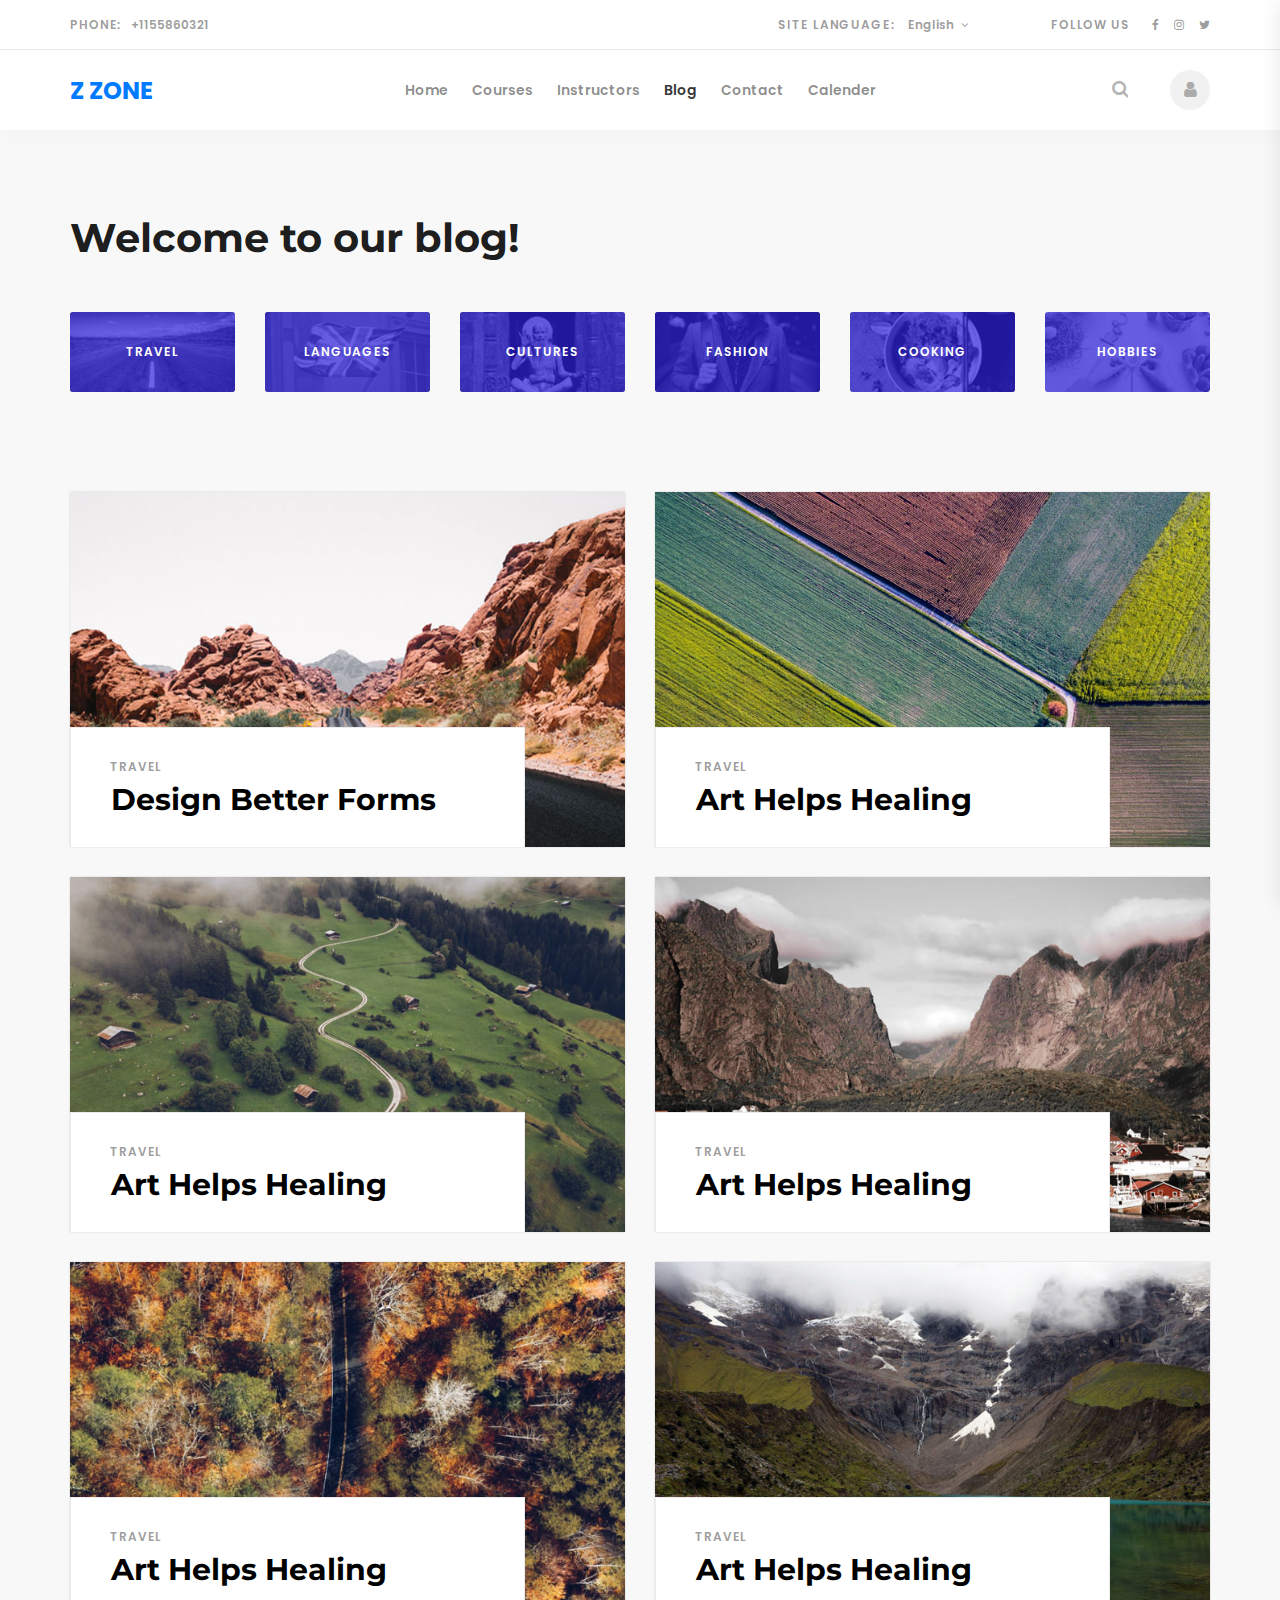
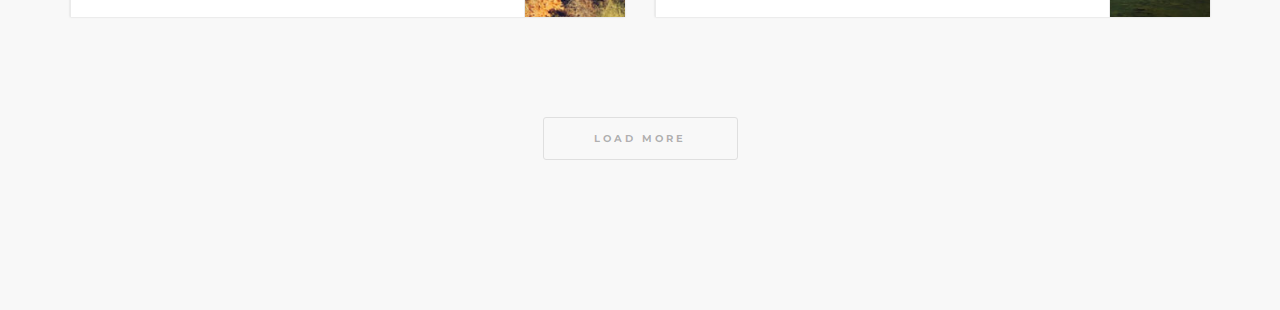
<file: blog.html>
<!DOCTYPE html>
<html lang="en">
<head>
<title>Blog</title>
<meta charset="utf-8">
<meta http-equiv="X-UA-Compatible" content="IE=edge">
<meta name="description" content="Z zone project">
<meta name="viewport" content="width=device-width, initial-scale=1">
<link rel="stylesheet" type="text/css" href="styles/bootstrap4/bootstrap.min.css">
<link href="plugins/font-awesome-4.7.0/css/font-awesome.min.css" rel="stylesheet" type="text/css">
<link rel="stylesheet" type="text/css" href="plugins/OwlCarousel2-2.2.1/owl.carousel.css">
<link rel="stylesheet" type="text/css" href="plugins/OwlCarousel2-2.2.1/owl.theme.default.css">
<link rel="stylesheet" type="text/css" href="plugins/OwlCarousel2-2.2.1/animate.css">
<link href="plugins/video-js/video-js.css" rel="stylesheet" type="text/css">
<link rel="stylesheet" type="text/css" href="styles/blog.css">
<link rel="stylesheet" type="text/css" href="styles/blog_responsive.css">
</head>
<body>

<div class="super_container">

	<!-- Header -->

	<header class="header">
			
		<!-- Top Bar -->
		<div class="top_bar">
			<div class="top_bar_container">
				<div class="container">
					<div class="row">
						<div class="col">
							<div class="top_bar_content d-flex flex-row align-items-center justify-content-start">
								<div class="top_bar_phone"><span class="top_bar_title">phone:</span>+1155860321</div>
								<div class="top_bar_right ml-auto">

									<!-- Language -->
									<div class="top_bar_lang">
										<span class="top_bar_title">site language:</span>
										<ul class="lang_list">
											<li class="hassubs">
												<a href="#">English<i class="fa fa-angle-down" aria-hidden="true"></i></a>
												<ul>
													<li><a href="#">Arabic</a></li>
													
												</ul>
											</li>
										</ul>
									</div>

									<!-- Social -->
									<div class="top_bar_social">
										<span class="top_bar_title social_title">follow us</span>
										<ul>
											<li><a href="#"><i class="fa fa-facebook" aria-hidden="true"></i></a></li>
											<li><a href="#"><i class="fa fa-instagram" aria-hidden="true"></i></a></li>
											<li><a href="#"><i class="fa fa-twitter" aria-hidden="true"></i></a></li>
										</ul>
									</div>
								</div>
							</div>
						</div>
					</div>
				</div>
			</div>				
		</div>

		<!-- Header Content -->
		<div class="header_container">
			<div class="container">
				<div class="row">
					<div class="col">
						<div class="header_content d-flex flex-row align-items-center justify-content-start">
							<div class="logo_container mr-auto">
								<a href="#">
									<div class="logo_text"><a href="index.html">Z ZONE</a></div>
								</a>
							</div>
							<nav class="main_nav_contaner">
								<ul class="main_nav">
									<li><a href="index.html">Home</a></li>
									<li><a href="courses.html">Courses</a></li>
									<li><a href="instructors.html">Instructors</a></li>
									
									<li class="active"><a href="blog.html">Blog</a></li>
									<li><a href="contact.html">Contact</a></li>
									<li><a href="calender.html">Calender</a></li>
								</ul>
							</nav>
							<div class="header_content_right ml-auto text-right">
								<div class="header_search">
									<div class="search_form_container">
										<form action="#" id="search_form" class="search_form trans_400">
											<input type="search" class="header_search_input trans_400" placeholder="Type for Search" required="required">
											<div class="search_button">
												<i class="fa fa-search" aria-hidden="true"></i>
											</div>
										</form>
									</div>
								</div>

								<!-- Hamburger -->

								<div class="user"><a href="#"><i class="fa fa-user" aria-hidden="true"></i></a></div>
								<div class="hamburger menu_mm">
									<i class="fa fa-bars menu_mm" aria-hidden="true"></i>
								</div>
							</div>

						</div>
					</div>
				</div>
			</div>
		</div>

	</header>

	<!-- Menu -->

	<div class="menu d-flex flex-column align-items-end justify-content-start text-right menu_mm trans_400">
		<div class="menu_close_container"><div class="menu_close"><div></div><div></div></div></div>
		<div class="search">
			<form action="#" class="header_search_form menu_mm">
				<input type="search" class="search_input menu_mm" placeholder="Search" required="required">
				<button class="header_search_button d-flex flex-column align-items-center justify-content-center menu_mm">
					<i class="fa fa-search menu_mm" aria-hidden="true"></i>
				</button>
			</form>
		</div>
		<nav class="menu_nav">
			<ul class="menu_mm">
				<li class="menu_mm"><a href="index.html">Home</a></li>
				<li class="menu_mm"><a href="courses.html">Courses</a></li>
				<li class="menu_mm"><a href="instructors.html">Instructors</a></li>
				<li class="menu_mm"><a href="events.html">Events</a></li>
				<li class="menu_mm"><a href="blog.html">Blog</a></li>
				<li class="menu_mm"><a href="contact.html">Contact</a></li>
			</ul>
		</nav>
		<div class="menu_extra">
			<div class="menu_phone"><span class="menu_title">phone:</span>+1155860321</div>
			<div class="menu_social">
				<span class="menu_title">follow us</span>
				<ul>
					<li><a href="#"><i class="fa fa-facebook" aria-hidden="true"></i></a></li>
					<li><a href="#"><i class="fa fa-instagram" aria-hidden="true"></i></a></li>
					<li><a href="#"><i class="fa fa-twitter" aria-hidden="true"></i></a></li>
				</ul>
			</div>
		</div>
	</div>
	
	<!-- Home -->

	<div class="home">
		
	</div>

	<!-- Blog -->

	<div class="blog">
		<div class="container">
			<div class="row">
				<div class="col">
					<div class="welcome_title">Welcome to our blog!</div>
				</div>
			</div>
			<div class="row categories_row">

				<!-- Category -->
				<div class="col-xl-2 col-lg-4 col-md-6 blog_category_col">
					<a href="blog.html">
						<div class="blog_category">
							<div class="blog_category_image"><img src="images/blog_1.jpg" alt=""></div>
							<div class="blog_category_title">travel</div>
						</div>
					</a>
				</div>

				<!-- Category -->
				<div class="col-xl-2 col-lg-4 col-md-6 blog_category_col">
					<a href="blog.html">
						<div class="blog_category">
							<div class="blog_category_image"><img src="images/blog_2.jpg" alt=""></div>
							<div class="blog_category_title">languages</div>
						</div>
					</a>
				</div>

				<!-- Category -->
				<div class="col-xl-2 col-lg-4 col-md-6 blog_category_col">
					<a href="blog.html">
						<div class="blog_category">
							<div class="blog_category_image"><img src="images/blog_3.jpg" alt=""></div>
							<div class="blog_category_title">cultures</div>
						</div>
					</a>
				</div>

				<!-- Category -->
				<div class="col-xl-2 col-lg-4 col-md-6 blog_category_col">
					<a href="blog.html">
						<div class="blog_category">
							<div class="blog_category_image"><img src="images/blog_4.jpg" alt=""></div>
							<div class="blog_category_title">fashion</div>
						</div>
					</a>
				</div>

				<!-- Category -->
				<div class="col-xl-2 col-lg-4 col-md-6 blog_category_col">
					<a href="blog.html">
						<div class="blog_category">
							<div class="blog_category_image"><img src="images/blog_5.jpg" alt=""></div>
							<div class="blog_category_title">cooking</div>
						</div>
					</a>
				</div>

				<!-- Category -->
				<div class="col-xl-2 col-lg-4 col-md-6 blog_category_col">
					<a href="blog.html">
						<div class="blog_category">
							<div class="blog_category_image"><img src="images/blog_6.jpg" alt=""></div>
							<div class="blog_category_title">hobbies</div>
						</div>
					</a>
				</div>
			</div>

			<!-- Blog Posts -->
			
			<div class="row blog_row">

				<!-- Blog Post -->
				<div class="col-lg-6">
					<div class="blog_post">
						<div class="blog_image" style="background-image:url(images/blog_7.jpg)"></div>
						<div class="blog_title_container">
							<div class="blog_post_category"><a href="#">travel</a></div>
							<div class="blog_post_title"><a href="blog_single.html">Design Better Forms</a></div>
							<div class="blog_post_text">
								<p>Whether it is a signup flow, a multi-view stepper, or a monotonous data entry interface, forms are one of the most important components of digital product design.</p>
							</div>
							<div class="read_more"><a href="blog_single.html">Read More <img src="images/right.png" alt=""></a></div>
						</div>
					</div>
				</div>

				<!-- Blog Post -->
				<div class="col-lg-6">
					<div class="blog_post">
						<div class="blog_image" style="background-image:url(images/blog_8.jpg)"></div>
						<div class="blog_title_container">
							<div class="blog_post_category"><a href="#">travel</a></div>
							<div class="blog_post_title"><a href="blog_single.html">Art Helps Healing</a></div>
							<div class="blog_post_text">
								<p>Whether it is a signup flow, a multi-view stepper, or a monotonous data entry interface, forms are one of the most important components of digital product design.</p>
							</div>
							<div class="read_more"><a href="blog_single.html">Read More <img src="images/right.png" alt=""></a></div>
						</div>
					</div>
				</div>

				<!-- Blog Post -->
				<div class="col-lg-6">
					<div class="blog_post">
						<div class="blog_image" style="background-image:url(images/blog_9.jpg)"></div>
						<div class="blog_title_container">
							<div class="blog_post_category"><a href="#">travel</a></div>
							<div class="blog_post_title"><a href="blog_single.html">Art Helps Healing</a></div>
							<div class="blog_post_text">
								<p>Whether it is a signup flow, a multi-view stepper, or a monotonous data entry interface, forms are one of the most important components of digital product design.</p>
							</div>
							<div class="read_more"><a href="blog_single.html">Read More <img src="images/right.png" alt=""></a></div>
						</div>
					</div>
				</div>

				<!-- Blog Post -->
				<div class="col-lg-6">
					<div class="blog_post">
						<div class="blog_image" style="background-image:url(images/blog_10.jpg)"></div>
						<div class="blog_title_container">
							<div class="blog_post_category"><a href="#">travel</a></div>
							<div class="blog_post_title"><a href="blog_single.html">Art Helps Healing</a></div>
							<div class="blog_post_text">
								<p>Whether it is a signup flow, a multi-view stepper, or a monotonous data entry interface, forms are one of the most important components of digital product design.</p>
							</div>
							<div class="read_more"><a href="blog_single.html">Read More <img src="images/right.png" alt=""></a></div>
						</div>
					</div>
				</div>

				<!-- Blog Post -->
				<div class="col-lg-6">
					<div class="blog_post">
						<div class="blog_image" style="background-image:url(images/blog_11.jpg)"></div>
						<div class="blog_title_container">
							<div class="blog_post_category"><a href="#">travel</a></div>
							<div class="blog_post_title"><a href="blog_single.html">Art Helps Healing</a></div>
							<div class="blog_post_text">
								<p>Whether it is a signup flow, a multi-view stepper, or a monotonous data entry interface, forms are one of the most important components of digital product design.</p>
							</div>
							<div class="read_more"><a href="blog_single.html">Read More <img src="images/right.png" alt=""></a></div>
						</div>
					</div>
				</div>

				<!-- Blog Post -->
				<div class="col-lg-6">
					<div class="blog_post">
						<div class="blog_image" style="background-image:url(images/blog_12.jpg)"></div>
						<div class="blog_title_container">
							<div class="blog_post_category"><a href="#">travel</a></div>
							<div class="blog_post_title"><a href="blog_single.html">Art Helps Healing</a></div>
							<div class="blog_post_text">
								<p>Whether it is a signup flow, a multi-view stepper, or a monotonous data entry interface, forms are one of the most important components of digital product design.</p>
							</div>
							<div class="read_more"><a href="blog_single.html">Read More <img src="images/right.png" alt=""></a></div>
						</div>
					</div>
				</div>

			</div>

			<!-- Load More -->
			<div class="row">
				<div class="col">
					<div class="load_more_button"><a href="#">load more</a></div>
				</div>
			</div>
		</div>
	</div>

	<!-- Footer -->
    <?html
	 include("includes/footer.html");
	 ?>
</div>

<script src="js/jquery-3.2.1.min.js"></script>
<script src="styles/bootstrap4/popper.js"></script>
<script src="styles/bootstrap4/bootstrap.min.js"></script>
<script src="plugins/OwlCarousel2-2.2.1/owl.carousel.js"></script>
<script src="plugins/easing/easing.js"></script>
<script src="plugins/parallax-js-master/parallax.min.js"></script>
<script src="js/blog.js"></script>
</body>
</html>
</file>
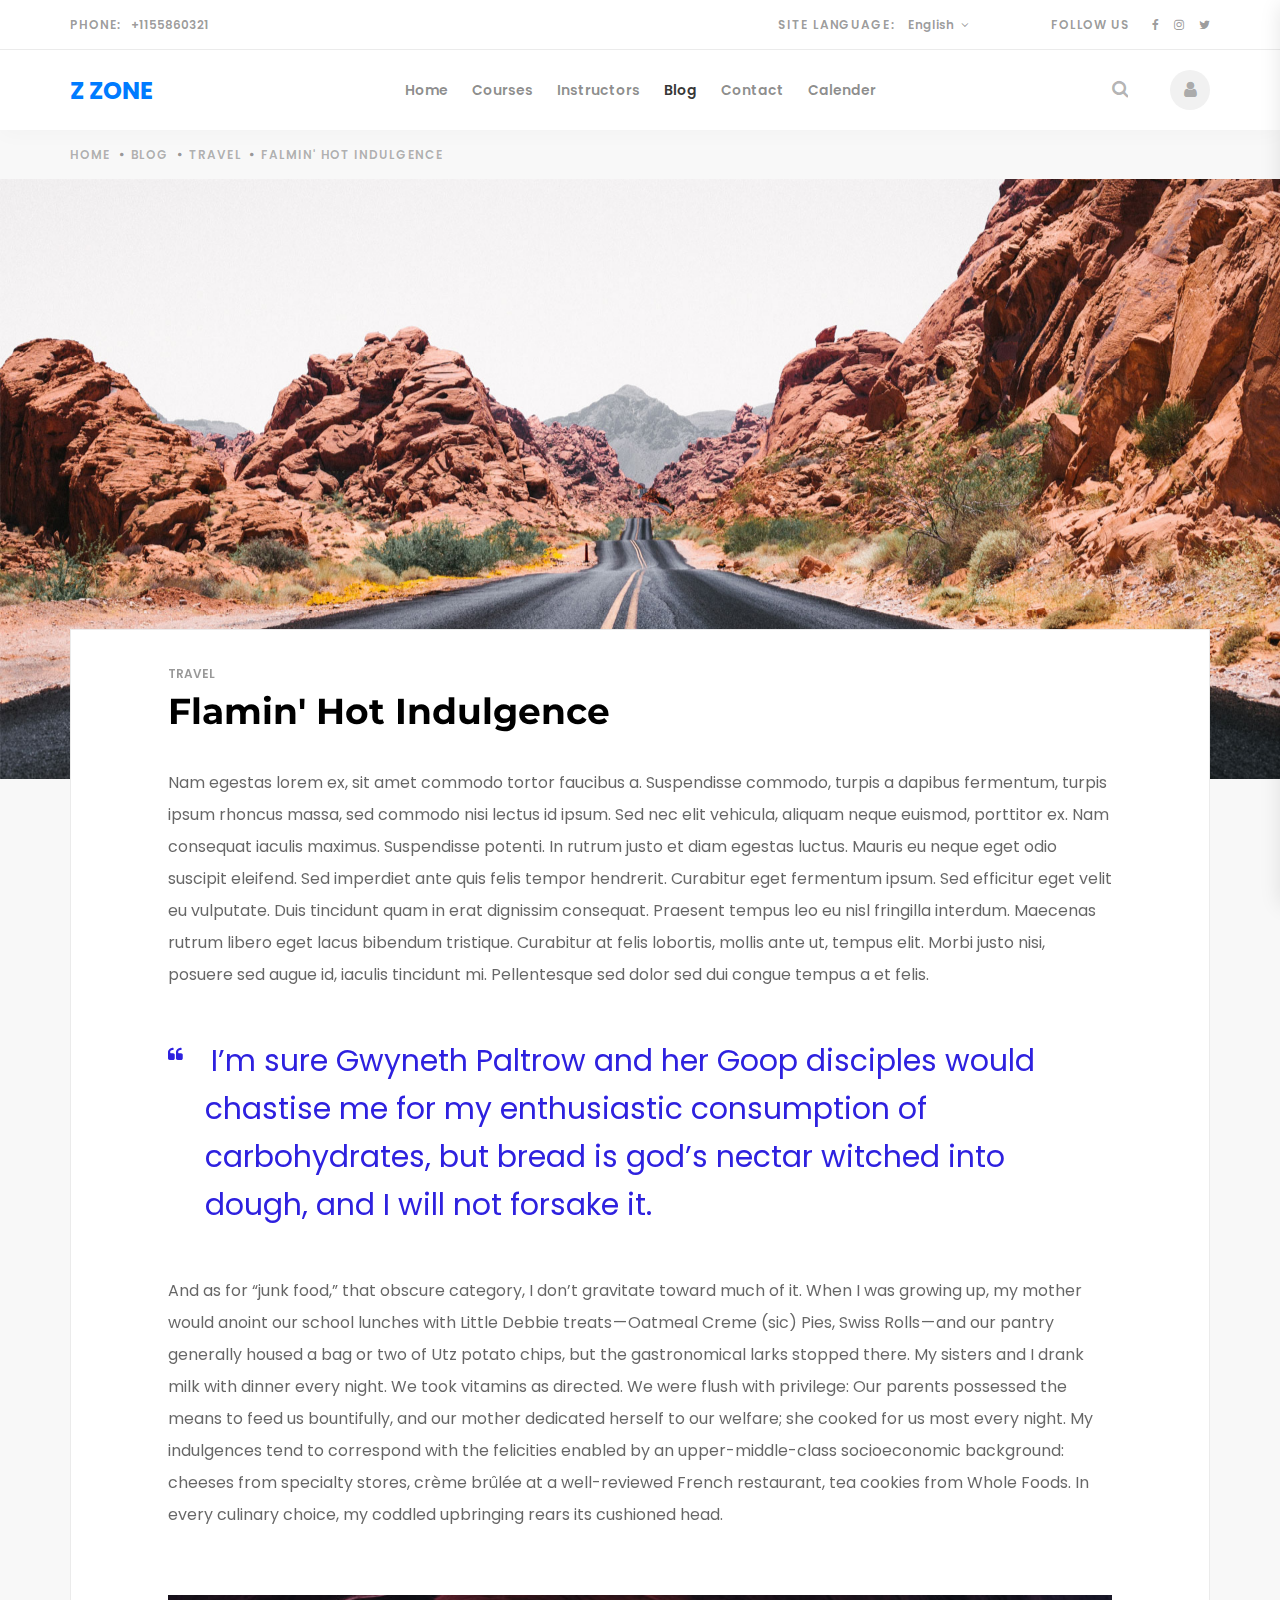
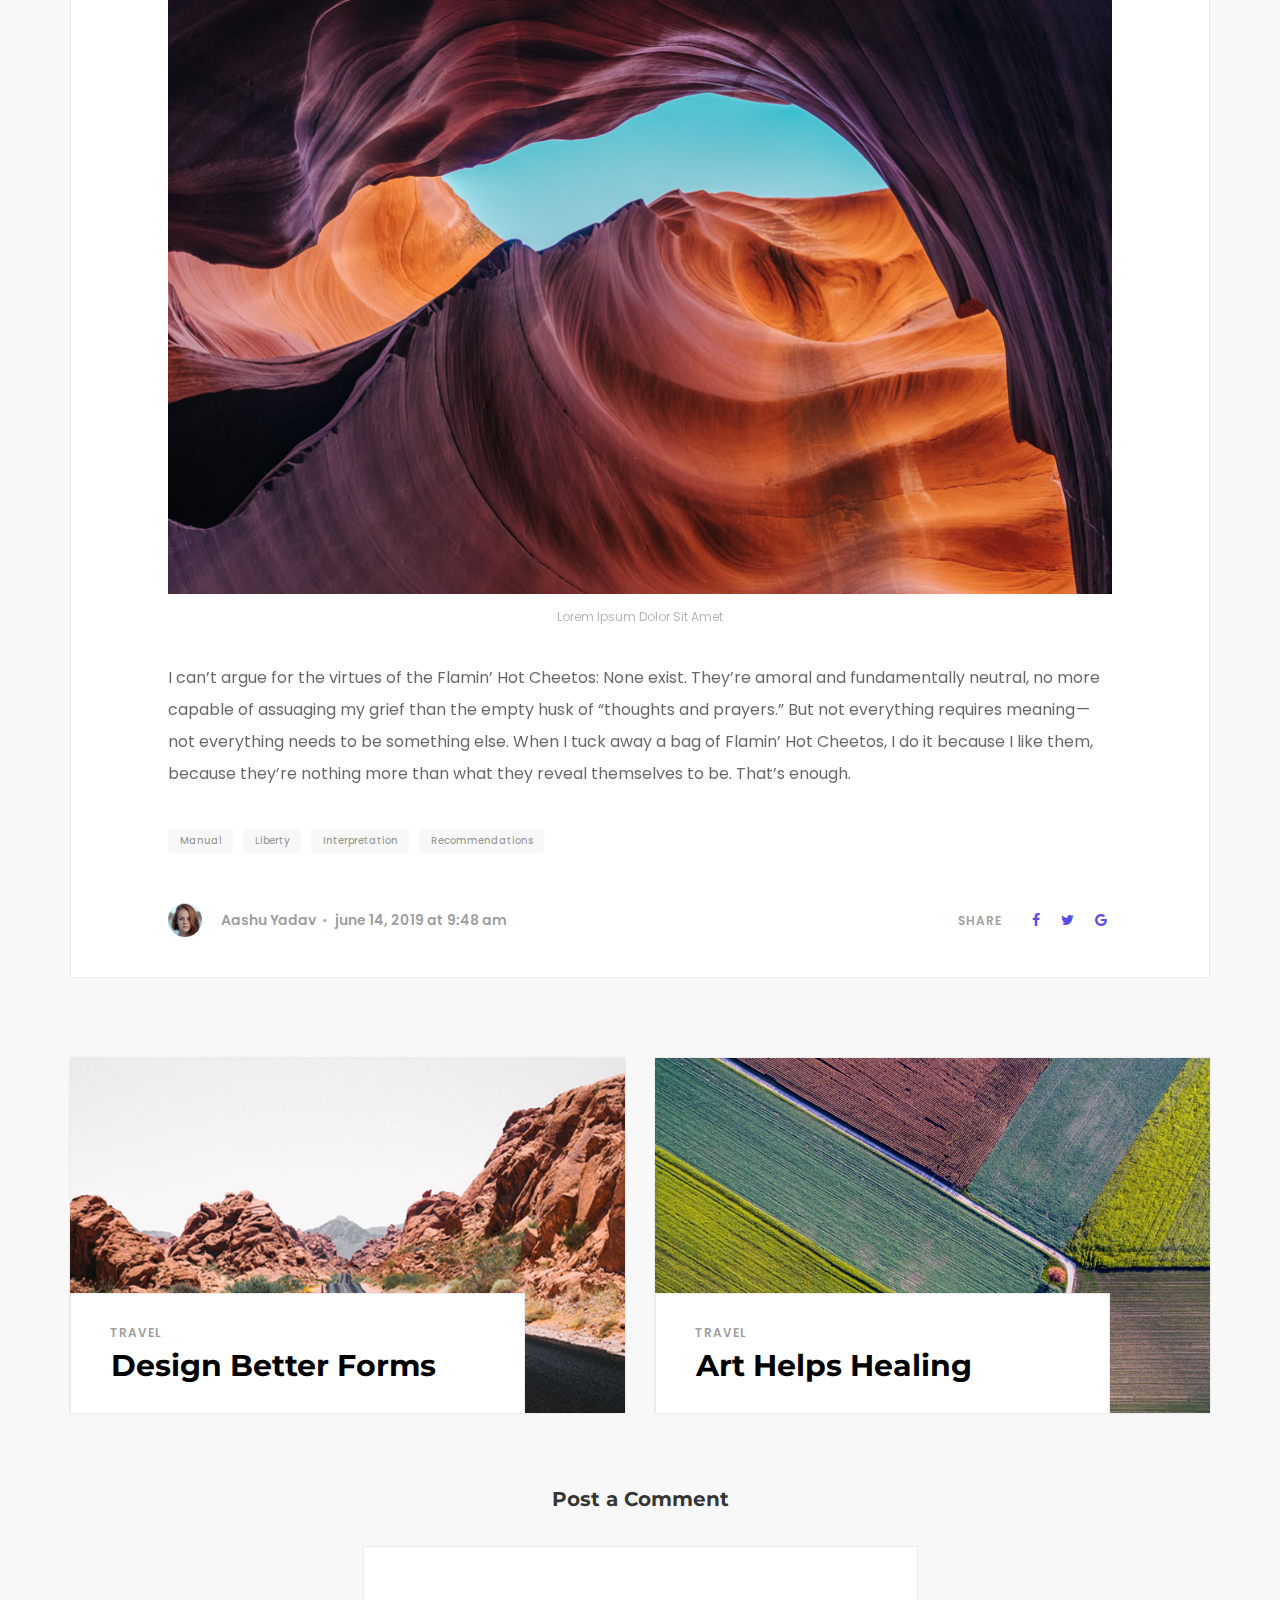
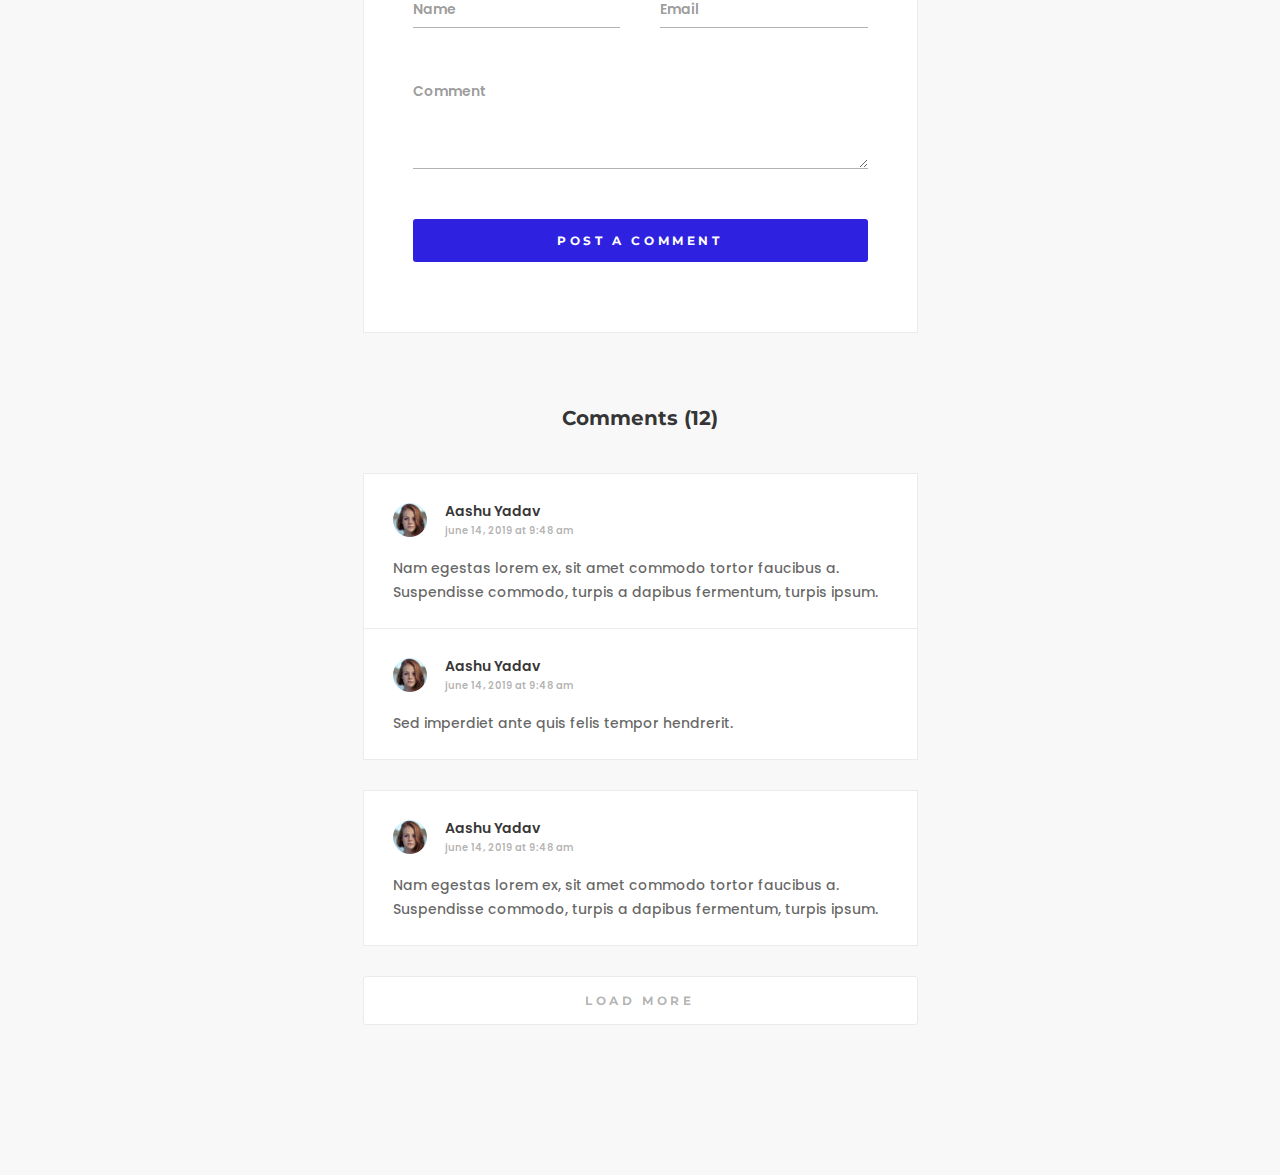
<file: blog_single.html>
<!DOCTYPE html>
<html lang="en">
<head>
<title>Blog Single</title>
<meta charset="utf-8">
<meta http-equiv="X-UA-Compatible" content="IE=edge">
<meta name="description" content="Z zone project">
<meta name="viewport" content="width=device-width, initial-scale=1">
<link rel="stylesheet" type="text/css" href="styles/bootstrap4/bootstrap.min.css">
<link href="plugins/font-awesome-4.7.0/css/font-awesome.min.css" rel="stylesheet" type="text/css">
<link rel="stylesheet" type="text/css" href="plugins/OwlCarousel2-2.2.1/owl.carousel.css">
<link rel="stylesheet" type="text/css" href="plugins/OwlCarousel2-2.2.1/owl.theme.default.css">
<link rel="stylesheet" type="text/css" href="plugins/OwlCarousel2-2.2.1/animate.css">
<link href="plugins/video-js/video-js.css" rel="stylesheet" type="text/css">
<link rel="stylesheet" type="text/css" href="styles/blog_single.css">
<link rel="stylesheet" type="text/css" href="styles/blog_single_responsive.css">
</head>
<body>

<div class="super_container">

	<!-- Header -->

	<header class="header">
			
		<!-- Top Bar -->
		<div class="top_bar">
			<div class="top_bar_container">
				<div class="container">
					<div class="row">
						<div class="col">
							<div class="top_bar_content d-flex flex-row align-items-center justify-content-start">
								<div class="top_bar_phone"><span class="top_bar_title">phone:</span>+1155860321</div>
								<div class="top_bar_right ml-auto">

									<!-- Language -->
									<div class="top_bar_lang">
										<span class="top_bar_title">site language:</span>
										<ul class="lang_list">
											<li class="hassubs">
												<a href="#">English<i class="fa fa-angle-down" aria-hidden="true"></i></a>
												<ul>
													<li><a href="#">Arabic</a></li>
												</ul>
											</li>
										</ul>
									</div>

									<!-- Social -->
									<div class="top_bar_social">
										<span class="top_bar_title social_title">follow us</span>
										<ul>
											<li><a href="#"><i class="fa fa-facebook" aria-hidden="true"></i></a></li>
											<li><a href="#"><i class="fa fa-instagram" aria-hidden="true"></i></a></li>
											<li><a href="#"><i class="fa fa-twitter" aria-hidden="true"></i></a></li>
										</ul>
									</div>
								</div>
							</div>
						</div>
					</div>
				</div>
			</div>				
		</div>

		<!-- Header Content -->
		<div class="header_container">
			<div class="container">
				<div class="row">
					<div class="col">
						<div class="header_content d-flex flex-row align-items-center justify-content-start">
							<div class="logo_container mr-auto">
								<a href="#">
									<div class="logo_text"><a href="index.html">Z ZONE</a></div>
								</a>
							</div>
							<nav class="main_nav_contaner">
								<ul class="main_nav">
									<li><a href="index.html">Home</a></li>
									<li><a href="courses.html">Courses</a></li>
									<li><a href="instructors.html">Instructors</a></li>
									
									<li class="active"><a href="blog.html">Blog</a></li>
									<li><a href="contact.html">Contact</a></li>
									<li><a href="calender.html">Calender</a></li>
								</ul>
							</nav>
							<div class="header_content_right ml-auto text-right">
								<div class="header_search">
									<div class="search_form_container">
										<form action="#" id="search_form" class="search_form trans_400">
											<input type="search" class="header_search_input trans_400" placeholder="Type for Search" required="required">
											<div class="search_button">
												<i class="fa fa-search" aria-hidden="true"></i>
											</div>
										</form>
									</div>
								</div>

								<!-- Hamburger -->

								<div class="user"><a href="#"><i class="fa fa-user" aria-hidden="true"></i></a></div>
								<div class="hamburger menu_mm">
									<i class="fa fa-bars menu_mm" aria-hidden="true"></i>
								</div>
							</div>

						</div>
					</div>
				</div>
			</div>
		</div>

	</header>

	<!-- Menu -->

	<div class="menu d-flex flex-column align-items-end justify-content-start text-right menu_mm trans_400">
		<div class="menu_close_container"><div class="menu_close"><div></div><div></div></div></div>
		<div class="search">
			<form action="#" class="header_search_form menu_mm">
				<input type="search" class="search_input menu_mm" placeholder="Search" required="required">
				<button class="header_search_button d-flex flex-column align-items-center justify-content-center menu_mm">
					<i class="fa fa-search menu_mm" aria-hidden="true"></i>
				</button>
			</form>
		</div>
		<nav class="menu_nav">
			<ul class="menu_mm">
				<li class="menu_mm"><a href="index.html">Home</a></li>
				<li class="menu_mm"><a href="courses.html">Courses</a></li>
				<li class="menu_mm"><a href="instructors.html">Instructors</a></li>
				<li class="menu_mm"><a href="events.html">Events</a></li>
				<li class="menu_mm"><a href="blog.html">Blog</a></li>
				<li class="menu_mm"><a href="contact.html">Contact</a></li>
			</ul>
		</nav>
		<div class="menu_extra">
			<div class="menu_phone"><span class="menu_title">phone:</span>+1155860321</div>
			<div class="menu_social">
				<span class="menu_title">follow us</span>
				<ul>
					<li><a href="#"><i class="fa fa-facebook" aria-hidden="true"></i></a></li>
					<li><a href="#"><i class="fa fa-instagram" aria-hidden="true"></i></a></li>
					<li><a href="#"><i class="fa fa-twitter" aria-hidden="true"></i></a></li>
				</ul>
			</div>
		</div>
	</div>
	
	<!-- Home -->

	<div class="home">
		<div class="breadcrumbs_container">
			<div class="container">
				<div class="row">
					<div class="col">
						<ul class="breadcrumbs_list d-flex flex-row align-items-center justify-content-start">
							<li><a href="index.html">home</a></li>
							<li><a href="blog.html">blog</a></li>
							<li><a href="blog.html">travel</a></li>
							<li>falmin' hot indulgence</li>
						</ul>
					</div>
				</div>
			</div>
		</div>
	</div>

	<!-- Blog Image -->

	<div class="blog_top_image">
		<div class="blog_top">
			<div class="blog_background parallax-window" data-parallax="scroll" data-image-src="images/blog_background.jpg" data-speed="0.8"></div>
		</div>
	</div>

	<!-- Blog Content -->

	<div class="blog_container">
		<div class="container">
			<div class="row blog_content_row">
				<div class="col">
					<div class="blog_content">
						<div class="blog_post_title_container">
							<div class="blog_category"><a href="#">travel</a></div>
							<div class="blog_title">Flamin' Hot Indulgence</div>
						</div>
						<div class="blog_text">
							<p>Nam egestas lorem ex, sit amet commodo tortor faucibus a. Suspendisse commodo, turpis a dapibus fermentum, turpis ipsum rhoncus massa, sed commodo nisi lectus id ipsum. Sed nec elit vehicula, aliquam neque euismod, porttitor ex. Nam consequat iaculis maximus. Suspendisse potenti. In rutrum justo et diam egestas luctus. Mauris eu neque eget odio suscipit eleifend. Sed imperdiet ante quis felis tempor hendrerit. Curabitur eget fermentum ipsum. Sed efficitur eget velit eu vulputate. Duis tincidunt quam in erat dignissim consequat. Praesent tempus leo eu nisl fringilla interdum. Maecenas rutrum libero eget lacus bibendum tristique. Curabitur at felis lobortis, mollis ante ut, tempus elit. Morbi justo nisi, posuere sed augue id, iaculis tincidunt mi. Pellentesque sed dolor sed dui congue tempus a et felis.</p>
							<div class="blog_quote"><span></span>I’m sure Gwyneth Paltrow and her Goop disciples would chastise me for my enthusiastic consumption of carbohydrates, but bread is god’s nectar witched into dough, and I will not forsake it.</div>
							<p>And as for “junk food,” that obscure category, I don’t gravitate toward much of it. When I was growing up, my mother would anoint our school lunches with Little Debbie treats — Oatmeal Creme (sic) Pies, Swiss Rolls — and our pantry generally housed a bag or two of Utz potato chips, but the gastronomical larks stopped there. My sisters and I drank milk with dinner every night. We took vitamins as directed. We were flush with privilege: Our parents possessed the means to feed us bountifully, and our mother dedicated herself to our welfare; she cooked for us most every night. My indulgences tend to correspond with the felicities enabled by an upper-middle-class socioeconomic background: cheeses from specialty stores, crème brûlée at a well-reviewed French restaurant, tea cookies from Whole Foods. In every culinary choice, my coddled upbringing rears its cushioned head.</p>
							<figure class="blog_post_image">
								<img src="images/blog_post_image.jpg" alt="">
								<figcaption>Lorem Ipsum Dolor Sit Amet</figcaption>
							</figure>
							<p>I can’t argue for the virtues of the Flamin’ Hot Cheetos: None exist. They’re amoral and fundamentally neutral, no more capable of assuaging my grief than the empty husk of “thoughts and prayers.” But not everything requires meaning — not everything needs to be something else. When I tuck away a bag of Flamin’ Hot Cheetos, I do it because I like them, because they’re nothing more than what they reveal themselves to be. That’s enough.</p>
						</div>
						<div class="blog_tags">
							<ul>
								<li><a href="#">Manual</a></li>
								<li><a href="#">Liberty</a></li>
								<li><a href="#">Interpretation</a></li>
								<li><a href="#">Recommendations</a></li>
							</ul>
						</div>
						<div class="blog_post_footer d-flex flex-lg-row flex-column align-items-lg-center align-items-start justify-content-start">
							<div class="blog_post_author d-flex flex-row align-items-center justify-content-start">
								<div class="author_image"><div><img src="images/blog_author.jpg" alt=""></div></div>
								<div class="author_info">
									<ul>
										<li><a href="#">Aashu Yadav</a></li>
										<li>june 14, 2019 at 9:48 am</li>
									</ul>
								</div>
							</div>
							<div class="blog_post_share ml-lg-auto">
								<span>share</span>
								<ul>
									<li><a href="#"><i class="fa fa-facebook" aria-hidden="true"></i></a></li>
									<li><a href="#"><i class="fa fa-twitter" aria-hidden="true"></i></a></li>
									<li><a href="#"><i class="fa fa-google" aria-hidden="true"></i></a></li>
								</ul>
							</div>
						</div>
					</div>
				</div>
			</div>
			
			<!-- Similar Posts -->

			<div class="row similar_posts">

				<!-- Blog Post -->
				<div class="col-lg-6">
					<div class="blog_post">
						<div class="blog_image" style="background-image:url(images/blog_7.jpg)"></div>
						<div class="blog_title_container">
							<div class="blog_post_category"><a href="#">travel</a></div>
							<div class="blog_post_title"><a href="blog_single.html">Design Better Forms</a></div>
							<div class="blog_post_text">
								<p>Whether it is a signup flow, a multi-view stepper, or a monotonous data entry interface, forms are one of the most important components of digital product design.</p>
							</div>
							<div class="read_more"><a href="blog_single.html">Read More <img src="images/right.png" alt=""></a></div>
						</div>
					</div>
				</div>

				<!-- Blog Post -->
				<div class="col-lg-6">
					<div class="blog_post">
						<div class="blog_image" style="background-image:url(images/blog_8.jpg)"></div>
						<div class="blog_title_container">
							<div class="blog_post_category"><a href="#">travel</a></div>
							<div class="blog_post_title"><a href="blog_single.html">Art Helps Healing</a></div>
							<div class="blog_post_text">
								<p>Whether it is a signup flow, a multi-view stepper, or a monotonous data entry interface, forms are one of the most important components of digital product design.</p>
							</div>
							<div class="read_more"><a href="blog_single.html">Read More <img src="images/right.png" alt=""></a></div>
						</div>
					</div>
				</div>
			</div>

			<div class="row register">
				<div class="col-lg-6 offset-lg-3">
					<div class="register_form_title">Post a Comment</div>
					<div class="register_form_container">
						<form action="#" id="register_form" class="register_form">
							<div class="row register_row">
								<div class="col-lg-6 register_col">
									<input type="text" class="form_input" placeholder="Name" required="required">
								</div>
								<div class="col-lg-6 register_col">
									<input type="email" class="form_input" placeholder="Email" required="required">
								</div>
								<div class="col-lg-12">
									<textarea class="form_input form_text" placeholder="Comment" required="required"></textarea>
								</div>
								<div class="col">
									<button type="submit" class="form_button trans_200">post a comment</button>
								</div>
							</div>
						</form>
					</div>
				</div>
			</div>

			<div class="row comments">
				<div class="col-lg-6 offset-lg-3">
					<div class="comments_title">Comments <span>(12)</span></div>
					<div class="comments_container">
						<ul class="comments_list">
							<li class="comment">
								<div class="comment_content">
									<div class="comment_title_container d-flex flex-row align-items-center justify-content-start">
										<div class="comment_image"><div><img src="images/blog_author.jpg" alt=""></div></div>
										<div class="comment_info">
											<div class="comment_name"><a href="#">Aashu Yadav</a></div>
											<div class="comment_time">june 14, 2019 at 9:48 am</div>
										</div>
									</div>
									<div class="comment_text">
										<p>Nam egestas lorem ex, sit amet commodo tortor faucibus a. Suspendisse commodo, turpis a dapibus fermentum, turpis ipsum.</p>
									</div>
								</div>
								<ul>
									<li class="comment">
										<div class="comment_content">
											<div class="comment_title_container d-flex flex-row align-items-center justify-content-start">
												<div class="comment_image"><div><img src="images/blog_author.jpg" alt=""></div></div>
												<div class="comment_info">
													<div class="comment_name"><a href="#">Aashu Yadav</a></div>
													<div class="comment_time">june 14, 2019 at 9:48 am</div>
												</div>
											</div>
											<div class="comment_text">
												<p>Sed imperdiet ante quis felis tempor hendrerit.</p>
											</div>
										</div>
									</li>
								</ul>
							</li>
							<li class="comment">
								<div class="comment_content">
									<div class="comment_title_container d-flex flex-row align-items-center justify-content-start">
										<div class="comment_image"><div><img src="images/blog_author.jpg" alt=""></div></div>
										<div class="comment_info">
											<div class="comment_name"><a href="#">Aashu Yadav</a></div>
											<div class="comment_time">june 14, 2019 at 9:48 am</div>
										</div>
									</div>
									<div class="comment_text">
										<p>Nam egestas lorem ex, sit amet commodo tortor faucibus a. Suspendisse commodo, turpis a dapibus fermentum, turpis ipsum.</p>
									</div>
								</div>
							</li>
						</ul>
					</div>
					<div class="comments_more">
						<div class="comments_more_button"><a href="#">load more</a></div>
					</div>
				</div>
			</div>
		</div>
	</div>

	<!-- Footer -->

    <?html
	 include("includes/footer.html");
	 ?>
</div>

<script src="js/jquery-3.2.1.min.js"></script>
<script src="styles/bootstrap4/popper.js"></script>
<script src="styles/bootstrap4/bootstrap.min.js"></script>
<script src="plugins/OwlCarousel2-2.2.1/owl.carousel.js"></script>
<script src="plugins/easing/easing.js"></script>
<script src="plugins/parallax-js-master/parallax.min.js"></script>
<script src="js/blog_single.js"></script>
</body>
</html>
</file>
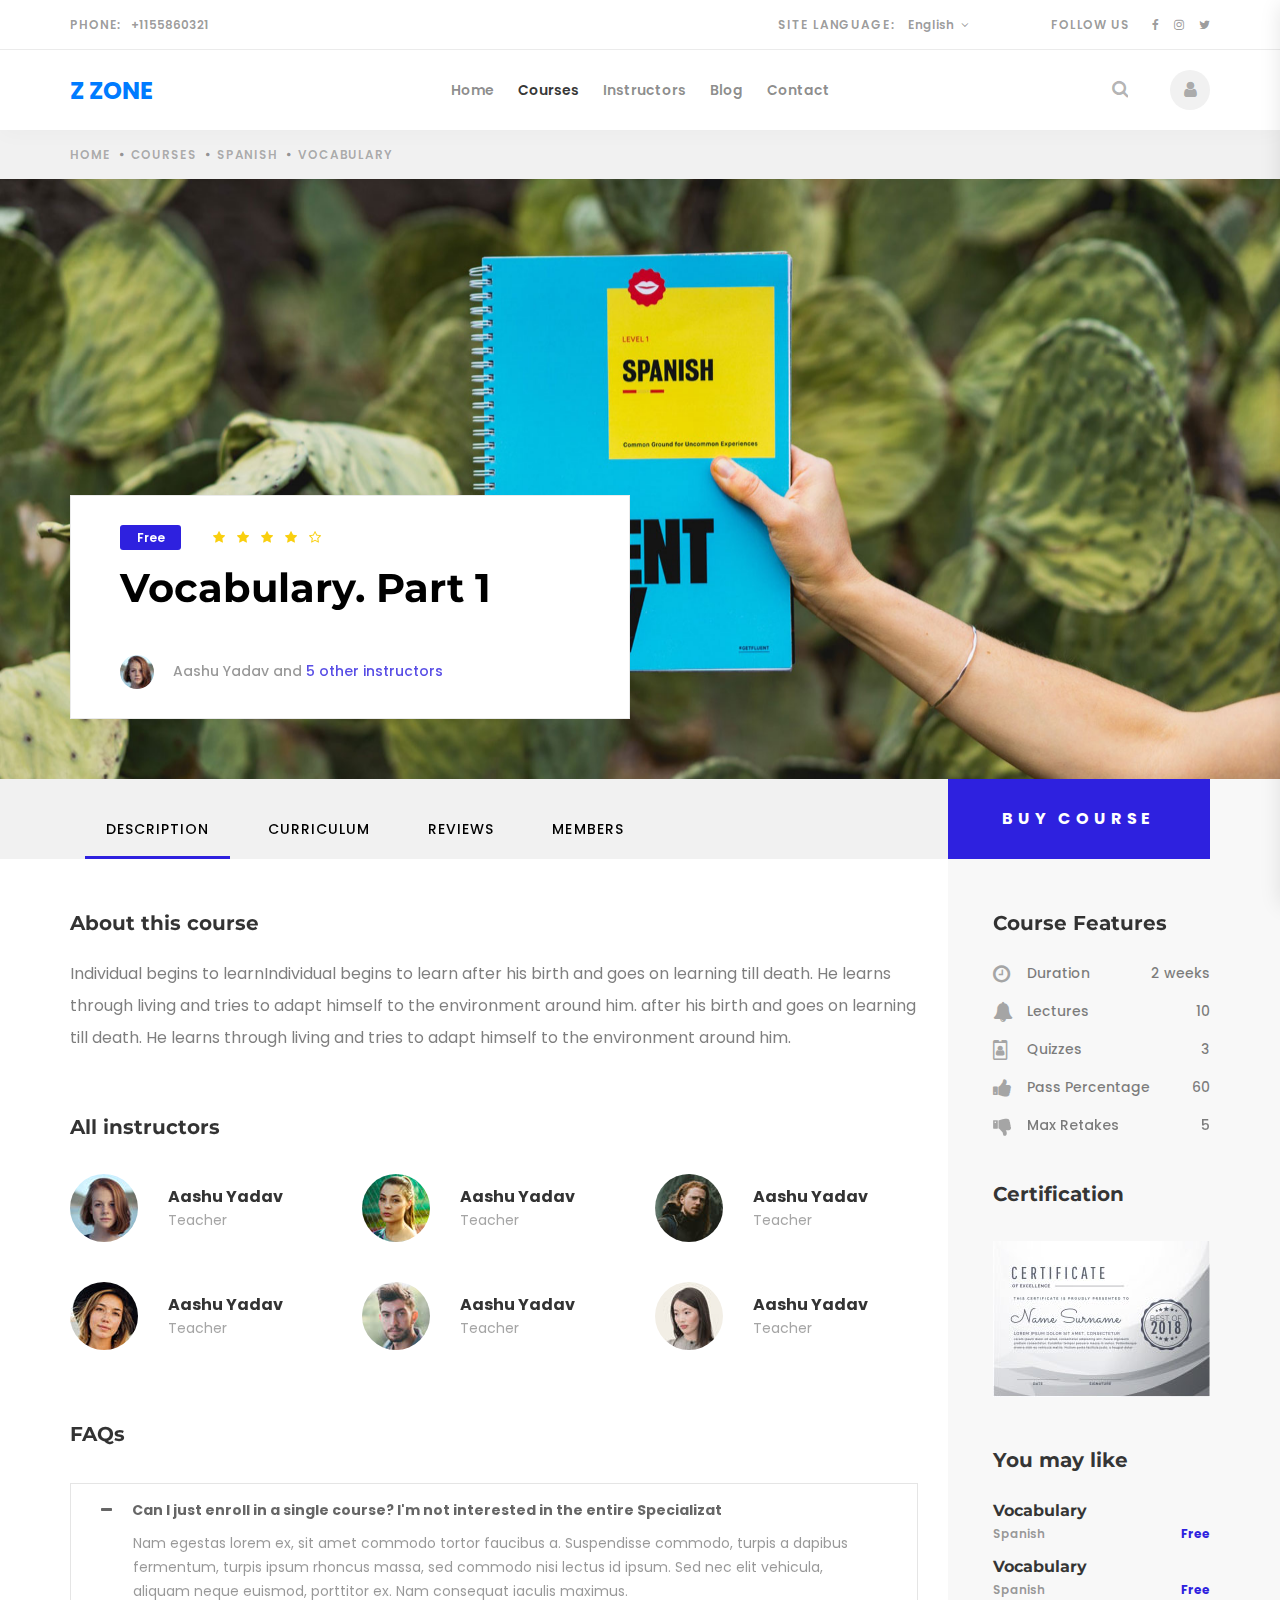
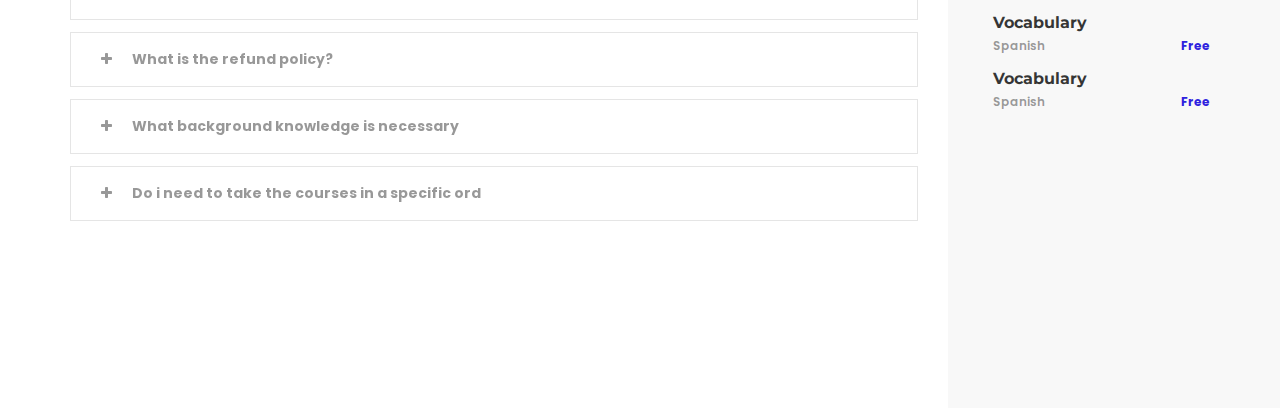
<file: course.html>
<!DOCTYPE html>
<html lang="en">
<head>
<title>Course</title>
<meta charset="utf-8">
<meta http-equiv="X-UA-Compatible" content="IE=edge">
<meta name="description" content="Z zone project">
<meta name="viewport" content="width=device-width, initial-scale=1">
<link rel="stylesheet" type="text/css" href="styles/bootstrap4/bootstrap.min.css">
<link href="plugins/font-awesome-4.7.0/css/font-awesome.min.css" rel="stylesheet" type="text/css">
<link rel="stylesheet" type="text/css" href="plugins/OwlCarousel2-2.2.1/owl.carousel.css">
<link rel="stylesheet" type="text/css" href="plugins/OwlCarousel2-2.2.1/owl.theme.default.css">
<link rel="stylesheet" type="text/css" href="plugins/OwlCarousel2-2.2.1/animate.css">
<link rel="stylesheet" type="text/css" href="styles/course.css">
<link rel="stylesheet" type="text/css" href="styles/course_responsive.css">
</head>
<body>

<div class="super_container">

	<!-- Header -->

	<header class="header">
			
		<!-- Top Bar -->
		<div class="top_bar">
			<div class="top_bar_container">
				<div class="container">
					<div class="row">
						<div class="col">
							<div class="top_bar_content d-flex flex-row align-items-center justify-content-start">
								<div class="top_bar_phone"><span class="top_bar_title">phone:</span>+1155860321</div>
								<div class="top_bar_right ml-auto">

									<!-- Language -->
									<div class="top_bar_lang">
										<span class="top_bar_title">site language:</span>
										<ul class="lang_list">
											<li class="hassubs">
												<a href="#">English<i class="fa fa-angle-down" aria-hidden="true"></i></a>
												<ul>
													<li><a href="#">Arabic</a></li>
												</ul>
											</li>
										</ul>
									</div>

									<!-- Social -->
									<div class="top_bar_social">
										<span class="top_bar_title social_title">follow us</span>
										<ul>
											<li><a href="#"><i class="fa fa-facebook" aria-hidden="true"></i></a></li>
											<li><a href="#"><i class="fa fa-instagram" aria-hidden="true"></i></a></li>
											<li><a href="#"><i class="fa fa-twitter" aria-hidden="true"></i></a></li>
										</ul>
									</div>
								</div>
							</div>
						</div>
					</div>
				</div>
			</div>				
		</div>

		<!-- Header Content -->
		<div class="header_container">
			<div class="container">
				<div class="row">
					<div class="col">
						<div class="header_content d-flex flex-row align-items-center justify-content-start">
							<div class="logo_container mr-auto">
								<a href="#">
									<div class="logo_text"><a href="index.html">Z ZONE</a></div>
								</a>
							</div>
							<nav class="main_nav_contaner">
								<ul class="main_nav">
									<li><a href="index.html">Home</a></li>
									<li class="active"><a href="courses.html">Courses</a></li>
									<li><a href="instructors.html">Instructors</a></li>
									
									<li><a href="blog.html">Blog</a></li>
									<li><a href="contact.html">Contact</a></li>
								</ul>
							</nav>
							<div class="header_content_right ml-auto text-right">
								<div class="header_search">
									<div class="search_form_container">
										<form action="#" id="search_form" class="search_form trans_400">
											<input type="search" class="header_search_input trans_400" placeholder="Type for Search" required="required">
											<div class="search_button">
												<i class="fa fa-search" aria-hidden="true"></i>
											</div>
										</form>
									</div>
								</div>

								<!-- Hamburger -->

								<div class="user"><a href="#"><i class="fa fa-user" aria-hidden="true"></i></a></div>
								<div class="hamburger menu_mm">
									<i class="fa fa-bars menu_mm" aria-hidden="true"></i>
								</div>
							</div>

						</div>
					</div>
				</div>
			</div>
		</div>

	</header>

	<!-- Menu -->

	<div class="menu d-flex flex-column align-items-end justify-content-start text-right menu_mm trans_400">
		<div class="menu_close_container"><div class="menu_close"><div></div><div></div></div></div>
		<div class="search">
			<form action="#" class="header_search_form menu_mm">
				<input type="search" class="search_input menu_mm" placeholder="Search" required="required">
				<button class="header_search_button d-flex flex-column align-items-center justify-content-center menu_mm">
					<i class="fa fa-search menu_mm" aria-hidden="true"></i>
				</button>
			</form>
		</div>
		<nav class="menu_nav">
			<ul class="menu_mm">
				<li class="menu_mm"><a href="index.html">Home</a></li>
				<li class="menu_mm"><a href="courses.html">Courses</a></li>
				<li class="menu_mm"><a href="instructors.html">Instructors</a></li>
				<li class="menu_mm"><a href="events.html">Events</a></li>
				<li class="menu_mm"><a href="blog.html">Blog</a></li>
				<li class="menu_mm"><a href="contact.html">Contact</a></li>
				<li><a href="calender.html">Calender</a></li>
			</ul>
		</nav>
		<div class="menu_extra">
			<div class="menu_phone"><span class="menu_title">phone:</span>+1155860321</div>
			<div class="menu_social">
				<span class="menu_title">follow us</span>
				<ul>
					<li><a href="#"><i class="fa fa-facebook" aria-hidden="true"></i></a></li>
					<li><a href="#"><i class="fa fa-instagram" aria-hidden="true"></i></a></li>
					<li><a href="#"><i class="fa fa-twitter" aria-hidden="true"></i></a></li>
				</ul>
			</div>
		</div>
	</div>
	
	<!-- Home -->

	<div class="home">
		<div class="breadcrumbs_container">
			<div class="container">
				<div class="row">
					<div class="col">
						<ul class="breadcrumbs_list d-flex flex-row align-items-center justify-content-start">
							<li><a href="index.html">home</a></li>
							<li><a href="courses.html">courses</a></li>
							<li><a href="courses.html">spanish</a></li>
							<li>vocabulary</li>
						</ul>
					</div>
				</div>
			</div>
		</div>
	</div>

	<!-- Intro -->

	<div class="intro">
		<div class="intro_background parallax-window" data-parallax="scroll" data-image-src="images/intro.jpg" data-speed="0.8"></div>
		<div class="container">
			<div class="row">
				<div class="col">
					<div class="intro_container d-flex flex-column align-items-start justify-content-end">
						<div class="intro_content">
							<div class="intro_price">Free</div>
							<div class="rating_r rating_r_4 intro_rating"><i></i><i></i><i></i><i></i><i></i></div>
							<div class="intro_title">Vocabulary. Part 1</div>
							<div class="intro_meta">
								<div class="intro_image"><img src="images/intro_user.jpg" alt=""></div>
								<div class="intro_instructors"><a href="instructors.html">Aashu Yadav</a> and <span><a href="instructors.html">5 other instructors</a></span></div>
							</div>
						</div>
					</div>
				</div>
			</div>
		</div>		
	</div>

	<!-- Course -->

	<div class="course">
		<div class="course_top"></div>
		<div class="container">
			<div class="row row-lg-eq-height">

				<!-- Panels -->
				<div class="col-lg-9">
					<div class="tab_panels">

						<!-- Tabs -->
						<div class="course_tabs_container">
							<div class="container">
								<div class="row">
									<div class="col-lg-9">
										<div class="tabs d-flex flex-row align-items-center justify-content-start">
											<div class="tab active">description</div>
											<div class="tab">curriculum</div>
											<div class="tab">reviews</div>
											<div class="tab">members</div>
										</div>
									</div>
								</div>
							</div>		
						</div>

						<!-- Description -->
						<div class="tab_panel description active">
							<div class="panel_title">About this course</div>
							<div class="panel_text">
								<p>Individual begins to learnIndividual begins to learn after his birth and goes on learning till death. He learns through living and tries to adapt himself to the environment around him. after his birth and goes on learning till death. He learns through living and tries to adapt himself to the environment around him.</p>
							</div>
							
							<!-- Instructors -->
							<div class="instructors">
								<div class="panel_title">All instructors</div>
								<div class="row instructors_row">

									<!-- Instructor -->
									<div class="col-lg-4 col-md-6">
										<div class="instructor d-flex flex-row align-items-center justify-content-start">
											<div class="instructor_image"><div><img src="images/instructor_4.jpg" alt=""></div></div>
											<div class="instructor_content">
												<div class="instructor_name"><a href="instructor_single.html">Aashu Yadav</a></div>
												<div class="instructor_title">Teacher</div>
											</div>
										</div>
									</div>

									<!-- Instructor -->
									<div class="col-lg-4 col-md-6">
										<div class="instructor d-flex flex-row align-items-center justify-content-start">
											<div class="instructor_image"><div><img src="images/instructor_5.jpg" alt=""></div></div>
											<div class="instructor_content">
												<div class="instructor_name"><a href="instructor_single.html">Aashu Yadav</a></div>
												<div class="instructor_title">Teacher</div>
											</div>
										</div>
									</div>

									<!-- Instructor -->
									<div class="col-lg-4 col-md-6">
										<div class="instructor d-flex flex-row align-items-center justify-content-start">
											<div class="instructor_image"><div><img src="images/instructor_6.jpg" alt=""></div></div>
											<div class="instructor_content">
												<div class="instructor_name"><a href="instructor_single.html">Aashu Yadav</a></div>
												<div class="instructor_title">Teacher</div>
											</div>
										</div>
									</div>

									<!-- Instructor -->
									<div class="col-lg-4 col-md-6">
										<div class="instructor d-flex flex-row align-items-center justify-content-start">
											<div class="instructor_image"><div><img src="images/instructor_7.jpg" alt=""></div></div>
											<div class="instructor_content">
												<div class="instructor_name"><a href="instructor_single.html">Aashu Yadav</a></div>
												<div class="instructor_title">Teacher</div>
											</div>
										</div>
									</div>

									<!-- Instructor -->
									<div class="col-lg-4 col-md-6">
										<div class="instructor d-flex flex-row align-items-center justify-content-start">
											<div class="instructor_image"><div><img src="images/instructor_8.jpg" alt=""></div></div>
											<div class="instructor_content">
												<div class="instructor_name"><a href="instructor_single.html">Aashu Yadav</a></div>
												<div class="instructor_title">Teacher</div>
											</div>
										</div>
									</div>

									<!-- Instructor -->
									<div class="col-lg-4 col-md-6">
										<div class="instructor d-flex flex-row align-items-center justify-content-start">
											<div class="instructor_image"><div><img src="images/instructor_9.jpg" alt=""></div></div>
											<div class="instructor_content">
												<div class="instructor_name"><a href="instructor_single.html">Aashu Yadav</a></div>
												<div class="instructor_title">Teacher</div>
											</div>
										</div>
									</div>

								</div>
							</div>

							<!-- FAQs -->
							<div class="faqs">
								<div class="panel_title">FAQs</div>
								<div class="accordions">
												
									<div class="elements_accordions">

										<div class="accordion_container">
											<div class="accordion d-flex flex-row align-items-center active"><div>Can I just enroll in a single course? I'm not interested in the entire Specializat</div></div>
											<div class="accordion_panel">
												<p>Nam egestas lorem ex, sit amet commodo tortor faucibus a. Suspendisse commodo, turpis a dapibus fermentum, turpis ipsum rhoncus massa, sed commodo nisi lectus id ipsum. Sed nec elit vehicula, aliquam neque euismod, porttitor ex. Nam consequat iaculis maximus.</p>
											</div>
										</div>

										<div class="accordion_container">
											<div class="accordion d-flex flex-row align-items-center"><div>What is the refund policy?</div></div>
											<div class="accordion_panel">
												<p>Nam egestas lorem ex, sit amet commodo tortor faucibus a. Suspendisse commodo, turpis a dapibus fermentum, turpis ipsum rhoncus massa, sed commodo nisi lectus id ipsum. Sed nec elit vehicula, aliquam neque euismod, porttitor ex. Nam consequat iaculis maximus.</p>
											</div>
										</div>

										<div class="accordion_container">
											<div class="accordion d-flex flex-row align-items-center"><div>What background knowledge is necessary</div></div>
											<div class="accordion_panel">
												<p>Nam egestas lorem ex, sit amet commodo tortor faucibus a. Suspendisse commodo, turpis a dapibus fermentum, turpis ipsum rhoncus massa, sed commodo nisi lectus id ipsum. Sed nec elit vehicula, aliquam neque euismod, porttitor ex. Nam consequat iaculis maximus.</p>
											</div>
										</div>

										<div class="accordion_container">
											<div class="accordion d-flex flex-row align-items-center"><div>Do i need to take the courses in a specific ord</div></div>
											<div class="accordion_panel">
												<p>Nam egestas lorem ex, sit amet commodo tortor faucibus a. Suspendisse commodo, turpis a dapibus fermentum, turpis ipsum rhoncus massa, sed commodo nisi lectus id ipsum. Sed nec elit vehicula, aliquam neque euismod, porttitor ex. Nam consequat iaculis maximus.</p>
											</div>
										</div>

									</div>

								</div>
							</div>
						</div>

						<!-- Curriculum -->
						<div class="tab_panel curriculum">
							<div class="panel_title">Syllabus</div>
							<div class="panel_text">
								<p>Individual begins to learnIndividual begins to learn after his birth and goes on learning till death. He learns through living and tries to adapt himself to the environment around him. after his birth and goes on learning till death. He learns through living and tries to adapt himself to the environment around him.</p>
							</div>
							<div class="curriculum_items">
								<div class="cur_item">
									<div class="cur_title_container d-flex flex-row align-items-start justify-content-start">
										<div class="cur_title">Week 1</div>
										<div class="cur_num ml-auto">0/4</div>
									</div>
									<div class="cur_item_content">
										<div class="cur_item_title">Beginners Level</div>
										<div class="cur_item_text">
											<p>Nam egestas lorem ex, sit amet commodo tortor faucibus a. Suspendisse commodo, turpis a dapibus fermentum, turpis ipsum rhoncus massa, sed commodo nisi lectus id ipsum.</p>
										</div>
										<div class="cur_contents">
											<ul>
												<li>
													<i class="fa fa-folder" aria-hidden="true"></i><span>1 video, 1 audio, 1 reading</span>
													<ul>
														<li class="d-flex flex-row align-items-center justify-content-start">
															<i class="fa fa-video-camera" aria-hidden="true"></i><span>Video: <a href="#">Greetings and Introductions</a></span>
															<div class="cur_time ml-auto"><i class="fa fa-clock-o" aria-hidden="true"></i><span>15 minutes</span></div>
														</li>
														<li class="d-flex flex-row align-items-center justify-content-start">
															<i class="fa fa-file" aria-hidden="true"></i><span>Reading: <a href="#">Word Types</a></span>
															<div class="cur_time ml-auto"><i class="fa fa-clock-o" aria-hidden="true"></i><span>15 minutes</span></div>
														</li>
														<li class="d-flex flex-row align-items-center justify-content-start">
															<i class="fa fa-volume-up" aria-hidden="true"></i><span>Audio: <a href="#">Listening Exercise</a></span>
															<div class="cur_time ml-auto"><i class="fa fa-clock-o" aria-hidden="true"></i><span>15 minutes</span></div>
														</li>
													</ul>
												</li>
												<li class="d-flex flex-row align-items-center justify-content-start">
													<i class="fa fa-graduation-cap" aria-hidden="true"></i><span>Graded: Cumulative Language Quiz</span>
													<div class="cur_time ml-auto"><span>3 Questions</span></div>
												</li>
											</ul>
										</div>
									</div>
								</div>
								<div class="cur_item">
									<div class="cur_title_container d-flex flex-row align-items-start justify-content-start">
										<div class="cur_title">Week 2</div>
										<div class="cur_num ml-auto">0/5</div>
									</div>
									<div class="cur_item_content">
										<div class="cur_item_title">Intermediate Level</div>
										<div class="cur_item_text">
											<p>Nam egestas lorem ex, sit amet commodo tortor faucibus a. Suspendisse commodo, turpis a dapibus fermentum, turpis ipsum rhoncus massa, sed commodo nisi lectus id ipsum.</p>
										</div>
										<div class="cur_contents">
											<ul>
												<li>
													<i class="fa fa-folder" aria-hidden="true"></i><span>1 video, 1 audio, 1 reading</span>
													<ul>
														<li class="d-flex flex-row align-items-center justify-content-start">
															<i class="fa fa-video-camera" aria-hidden="true"></i><span>Video: <a href="#">Greetings and Introductions</a></span>
															<div class="cur_time ml-auto"><i class="fa fa-clock-o" aria-hidden="true"></i><span>15 minutes</span></div>
														</li>
														<li class="d-flex flex-row align-items-center justify-content-start">
															<i class="fa fa-file" aria-hidden="true"></i><span>Reading: <a href="#">Word Types</a></span>
															<div class="cur_time ml-auto"><i class="fa fa-clock-o" aria-hidden="true"></i><span>15 minutes</span></div>
														</li>
														<li class="d-flex flex-row align-items-center justify-content-start">
															<i class="fa fa-volume-up" aria-hidden="true"></i><span>Audio: <a href="#">Listening Exercise</a></span>
															<div class="cur_time ml-auto"><i class="fa fa-clock-o" aria-hidden="true"></i><span>15 minutes</span></div>
														</li>
													</ul>
												</li>
												<li class="d-flex flex-row align-items-center justify-content-start">
													<i class="fa fa-graduation-cap" aria-hidden="true"></i><span>Graded: Cumulative Language Quiz</span>
													<div class="cur_time ml-auto"><span>3 Questions</span></div>
												</li>
											</ul>
										</div>
									</div>
								</div>
							</div>
						</div>

						<!-- Reviews -->
						<div class="tab_panel reviews">
							<div class="panel_title">Reviews</div>
							<div class="panel_text">
								<p>Lorem ipsum dolor sit amet, te eros consulatu pro, quem labores petentium no sea, atqui posidonium interpretaris pri eu. At soleat maiorum platonem vix, no mei case fierent. Primis quidam ancillae te mei.</p>
							</div>
							<div class="cur_ratings_container clearfix">
								<div class="cur_rating d-flex flex-column align-items-center justify-content-center">
									<div class="cur_rating_num">4,5</div>
									<div class="rating_r rating_r_4 cur_stars"><i></i><i></i><i></i><i></i><i></i></div>
									<div class="cur_rating_text">Rated 5 out of 3 Ratings</div>
								</div>
								<div class="cur_rating_progress d-flex flex-column align-items-center justify-content-center">
									<div class="cur_progress d-flex flex-row align-items-center justify-content-between">
										<span>5 stars</span>
										<div id="cur_pbar_1" class="cur_pbar" data-perc="0.80"></div>
									</div>
									<div class="cur_progress d-flex flex-row align-items-center justify-content-between">
										<span>5 stars</span>
										<div id="cur_pbar_2" class="cur_pbar" data-perc="0.20"></div>
									</div>
									<div class="cur_progress d-flex flex-row align-items-center justify-content-between">
										<span>5 stars</span>
										<div id="cur_pbar_3" class="cur_pbar" data-perc="0.0"></div>
									</div>
									<div class="cur_progress d-flex flex-row align-items-center justify-content-between">
										<span>5 stars</span>
										<div id="cur_pbar_4" class="cur_pbar" data-perc="0.0"></div>
									</div>
									<div class="cur_progress d-flex flex-row align-items-center justify-content-between">
										<span>5 stars</span>
										<div id="cur_pbar_5" class="cur_pbar" data-perc="0.0"></div>
									</div>
								</div>
							</div>

							<div class="cur_reviews">

								<!-- Review -->
								<div class="review">
									<div class="review_title_container d-flex flex-row align-items-start justify-content-start">
										<div class="review_title d-flex flex-row align-items-center justify-content-center">
											<div class="review_author_image"><div><img src="images/review_1.jpg" alt=""></div></div>
											<div class="review_author">
												<div class="review_author_name"><a href="#">Aashu Yadav</a></div>
												<div class="review_date">june 14, 2019 at 9:48 am</div>
											</div>
										</div>
										<div class="review_stars ml-auto"><div class="rating_r rating_r_4 review_rating"><i></i><i></i><i></i><i></i><i></i></div></div>
									</div>
									<div class="review_text">
										<p>Nam egestas lorem ex, sit amet commodo tortor faucibus a. Suspendisse commodo, turpis a dapibus fermentum, turpis ipsum rhoncus massa, sed commodo nisi lectus id ipsum. Sed nec elit vehicula.</p>
									</div>
								</div>

								<!-- Review -->
								<div class="review">
									<div class="review_title_container d-flex flex-row align-items-start justify-content-start">
										<div class="review_title d-flex flex-row align-items-center justify-content-center">
											<div class="review_author_image"><div><i class="fa fa-user" aria-hidden="true"></i></div></div>
											<div class="review_author">
												<div class="review_author_name"><a href="#">Aashu Yadav</a></div>
												<div class="review_date">june 14, 2019 at 9:48 am</div>
											</div>
										</div>
										<div class="review_stars ml-auto"><div class="rating_r rating_r_4 review_rating"><i></i><i></i><i></i><i></i><i></i></div></div>
									</div>
									<div class="review_text">
										<p>Nam egestas lorem ex, sit amet commodo tortor faucibus a. Suspendisse commodo, turpis a dapibus fermentum, turpis ipsum rhoncus massa, sed commodo nisi lectus id ipsum. Sed nec elit vehicula.</p>
									</div>
								</div>

								<!-- Review -->
								<div class="review">
									<div class="review_title_container d-flex flex-row align-items-start justify-content-start">
										<div class="review_title d-flex flex-row align-items-center justify-content-center">
											<div class="review_author_image"><div><i class="fa fa-user" aria-hidden="true"></i></div></div>
											<div class="review_author">
												<div class="review_author_name"><a href="#">Aashu Yadav</a></div>
												<div class="review_date">june 14, 2019 at 9:48 am</div>
											</div>
										</div>
										<div class="review_stars ml-auto"><div class="rating_r rating_r_4 review_rating"><i></i><i></i><i></i><i></i><i></i></div></div>
									</div>
									<div class="review_text">
										<p>Nam egestas lorem ex, sit amet commodo tortor faucibus a. Suspendisse commodo, turpis a dapibus fermentum, turpis ipsum rhoncus massa, sed commodo nisi lectus id ipsum. Sed nec elit vehicula.</p>
									</div>
								</div>

							</div>
						</div>

						<!-- Members -->
						<div class="tab_panel members">
							<div class="panel_title">Members</div>
							<div class="panel_text">
								<p>Lorem ipsum dolor sit amet, te eros consulatu pro, quem labores petentium no sea, atqui posidonium interpretaris pri eu. At soleat maiorum platonem vix, no mei case fierent. Primis quidam ancillae te mei.</p>
							</div>
							<div class="members_list d-flex flex-row flex-wrap align-items-start justify-content-start">

								<!-- Member -->
								<div class="member">
									<div class="member_image"><img src="images/member_1.jpg" alt=""></div>
									<div class="member_title"><a href="#">Aashu Yadav</a></div>
								</div>

								<!-- Member -->
								<div class="member">
									<div class="member_image"><img src="images/member_0.jpg" alt=""></div>
									<div class="member_title"><a href="#">Aashu Yadav</a></div>
								</div>

								<!-- Member -->
								<div class="member">
									<div class="member_image"><img src="images/member_0.jpg" alt=""></div>
									<div class="member_title"><a href="#">Aashu Yadav</a></div>
								</div>

								<!-- Member -->
								<div class="member">
									<div class="member_image"><img src="images/member_2.jpg" alt=""></div>
									<div class="member_title"><a href="#">Aashu Yadav</a></div>
								</div>

								<!-- Member -->
								<div class="member">
									<div class="member_image"><img src="images/member_3.jpg" alt=""></div>
									<div class="member_title"><a href="#">Aashu Yadav</a></div>
								</div>

								<!-- Member -->
								<div class="member">
									<div class="member_image"><img src="images/member_4.jpg" alt=""></div>
									<div class="member_title"><a href="#">Aashu Yadav</a></div>
								</div>

								<!-- Member -->
								<div class="member">
									<div class="member_image"><img src="images/member_0.jpg" alt=""></div>
									<div class="member_title"><a href="#">Aashu Yadav</a></div>
								</div>

								<!-- Member -->
								<div class="member">
									<div class="member_image"><img src="images/member_5.jpg" alt=""></div>
									<div class="member_title"><a href="#">Aashu Yadav</a></div>
								</div>

								<!-- Member -->
								<div class="member">
									<div class="member_image"><img src="images/member_6.jpg" alt=""></div>
									<div class="member_title"><a href="#">Aashu Yadav</a></div>
								</div>

								<!-- Member -->
								<div class="member">
									<div class="member_image"><img src="images/member_0.jpg" alt=""></div>
									<div class="member_title"><a href="#">Aashu Yadav</a></div>
								</div>

								<!-- Member -->
								<div class="member">
									<div class="member_image"><img src="images/member_7.jpg" alt=""></div>
									<div class="member_title"><a href="#">Aashu Yadav</a></div>
								</div>

								<!-- Member -->
								<div class="member">
									<div class="member_image"><img src="images/member_8.jpg" alt=""></div>
									<div class="member_title"><a href="#">Aashu Yadav</a></div>
								</div>

								<!-- Member -->
								<div class="member">
									<div class="member_image"><img src="images/member_0.jpg" alt=""></div>
									<div class="member_title"><a href="#">Aashu Yadav</a></div>
								</div>

								<!-- Member -->
								<div class="member">
									<div class="member_image"><img src="images/member_9.jpg" alt=""></div>
									<div class="member_title"><a href="#">Aashu Yadav</a></div>
								</div>

								<!-- Member -->
								<div class="member">
									<div class="member_image"><img src="images/member_0.jpg" alt=""></div>
									<div class="member_title"><a href="#">Aashu Yadav</a></div>
								</div>
							</div>
						</div>
					</div>
				</div>

				<!-- Sidebar -->
				<div class="col-lg-3">
					<div class="sidebar">
						<div class="sidebar_background"></div>
						<div class="sidebar_top"><a href="#">buy course</a></div>
						<div class="sidebar_content">

							<!-- Features -->
							<div class="sidebar_section features">
								<div class="sidebar_title">Course Features</div>
								<div class="features_content">
									<ul class="features_list">

										<!-- Feature -->
										<li class="d-flex flex-row align-items-start justify-content-start">
											<div class="feature_title"><i class="fa fa-clock-o" aria-hidden="true"></i><span>Duration</span></div>
											<div class="feature_text ml-auto">2 weeks</div>
										</li>

										<!-- Feature -->
										<li class="d-flex flex-row align-items-start justify-content-start">
											<div class="feature_title"><i class="fa fa-bell" aria-hidden="true"></i><span>Lectures</span></div>
											<div class="feature_text ml-auto">10</div>
										</li>

										<!-- Feature -->
										<li class="d-flex flex-row align-items-start justify-content-start">
											<div class="feature_title"><i class="fa fa-id-badge" aria-hidden="true"></i><span>Quizzes</span></div>
											<div class="feature_text ml-auto">3</div>
										</li>

										<!-- Feature -->
										<li class="d-flex flex-row align-items-start justify-content-start">
											<div class="feature_title"><i class="fa fa-thumbs-up" aria-hidden="true"></i><span>Pass Percentage</span></div>
											<div class="feature_text ml-auto">60</div>
										</li>

										<!-- Feature -->
										<li class="d-flex flex-row align-items-start justify-content-start">
											<div class="feature_title"><i class="fa fa-thumbs-down" aria-hidden="true"></i><span>Max Retakes</span></div>
											<div class="feature_text ml-auto">5</div>
										</li>
									</ul>
								</div>
							</div>

							<!-- Cert -->
							<div class="sidebar_section cert">
								<div class="sidebar_title">Certification</div>
								<div class="cert_image"><img src="images/cert.jpg" alt=""></div>
							</div>

							<!-- You may like -->
							<div class="sidebar_section like">
								<div class="sidebar_title">You may like</div>
								<div class="like_items">

									<!-- Like Item -->
									<div class="like_item d-flex flex-row align-items-end justify-content-start">
										<div class="like_title_container">
											<div class="like_title">Vocabulary</div>
											<div class="like_subtitle">Spanish</div>
										</div>
										<div class="like_price ml-auto">Free</div>
									</div>
									<!-- Like Item -->
									<div class="like_item d-flex flex-row align-items-end justify-content-start">
										<div class="like_title_container">
											<div class="like_title">Vocabulary</div>
											<div class="like_subtitle">Spanish</div>
										</div>
										<div class="like_price ml-auto">Free</div>
									</div>
									<!-- Like Item -->
									<div class="like_item d-flex flex-row align-items-end justify-content-start">
										<div class="like_title_container">
											<div class="like_title">Vocabulary</div>
											<div class="like_subtitle">Spanish</div>
										</div>
										<div class="like_price ml-auto">Free</div>
									</div>
									<!-- Like Item -->
									<div class="like_item d-flex flex-row align-items-end justify-content-start">
										<div class="like_title_container">
											<div class="like_title">Vocabulary</div>
											<div class="like_subtitle">Spanish</div>
										</div>
										<div class="like_price ml-auto">Free</div>
									</div>
								</div>
							</div>
						</div>
					</div>
				</div>

			</div>
		</div>
	</div>

	<!-- Footer -->
    <?html
	 include("includes/footer.html");
	 ?>
</div>

<script src="js/jquery-3.2.1.min.js"></script>
<script src="styles/bootstrap4/popper.js"></script>
<script src="styles/bootstrap4/bootstrap.min.js"></script>
<script src="plugins/OwlCarousel2-2.2.1/owl.carousel.js"></script>
<script src="plugins/easing/easing.js"></script>
<script src="plugins/parallax-js-master/parallax.min.js"></script>
<script src="plugins/progressbar/progressbar.min.js"></script>
<script src="js/course.js"></script>
</body>
</html>
</file>
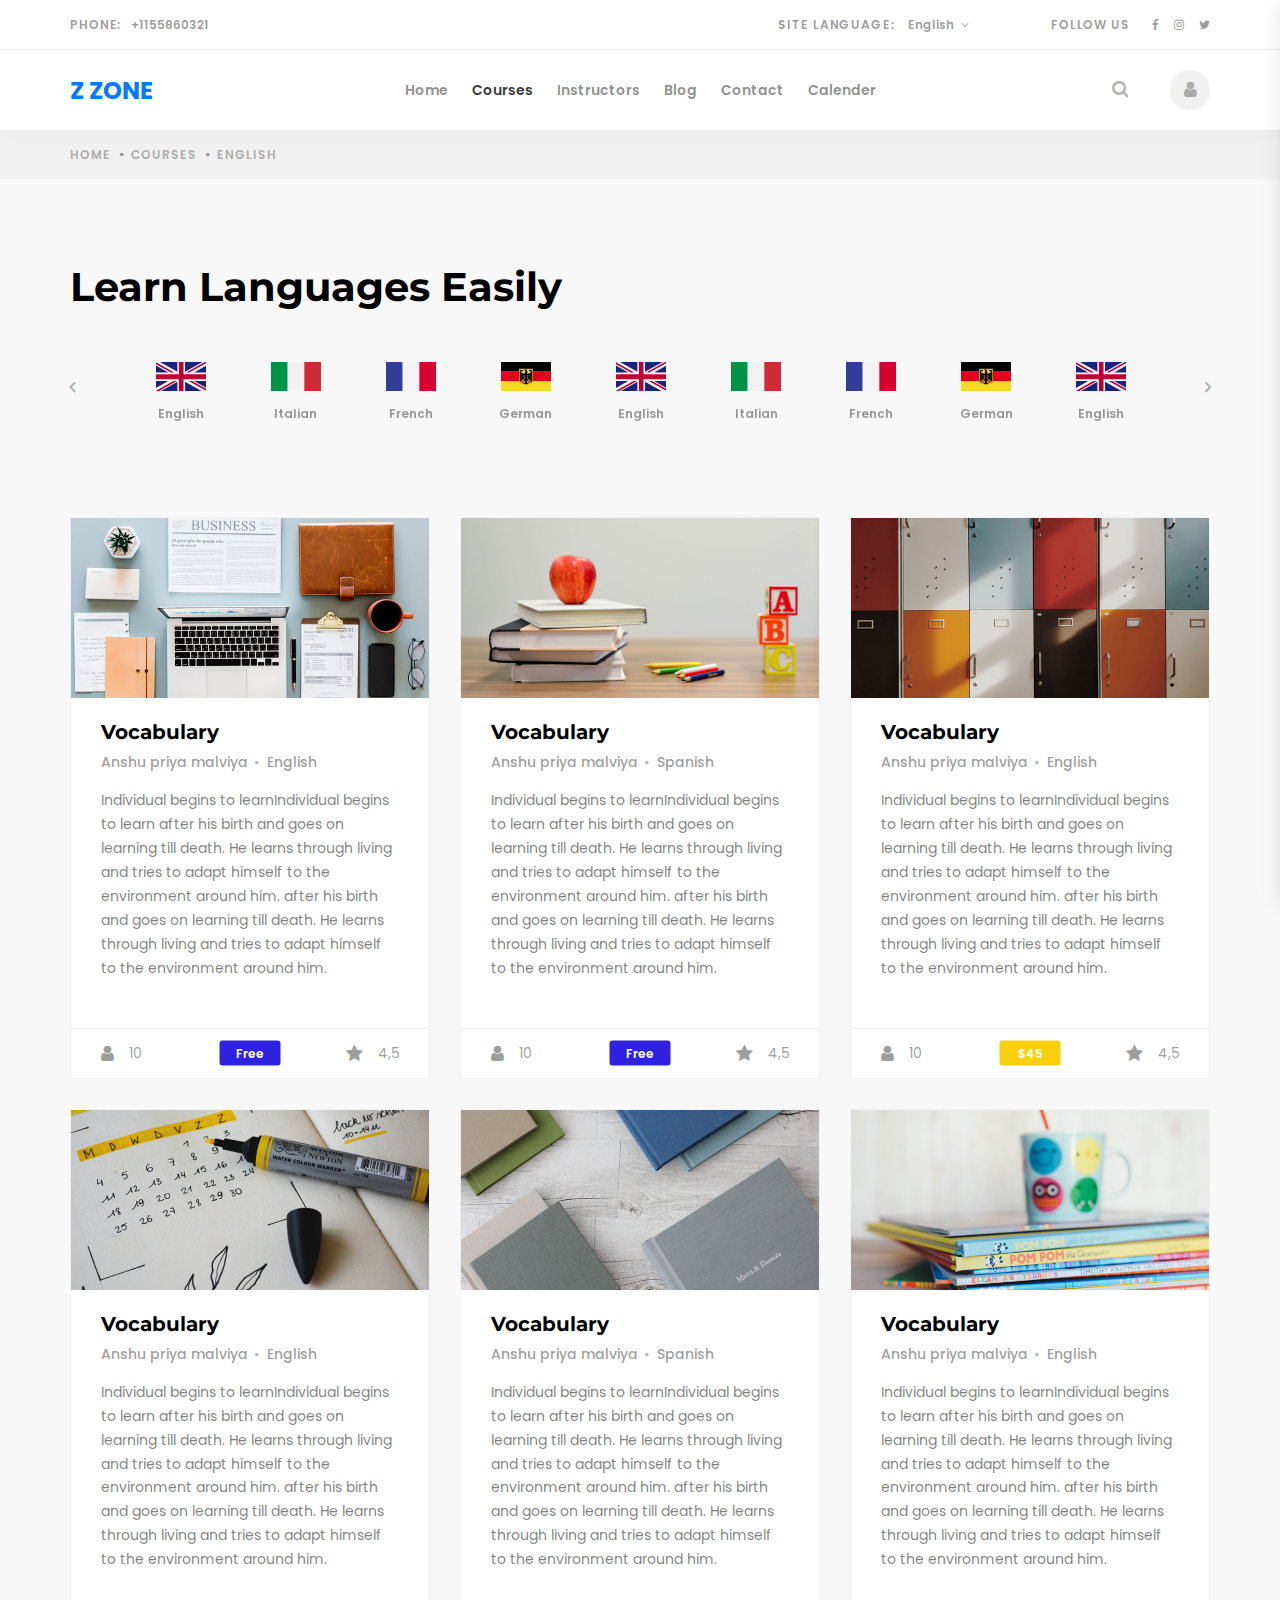
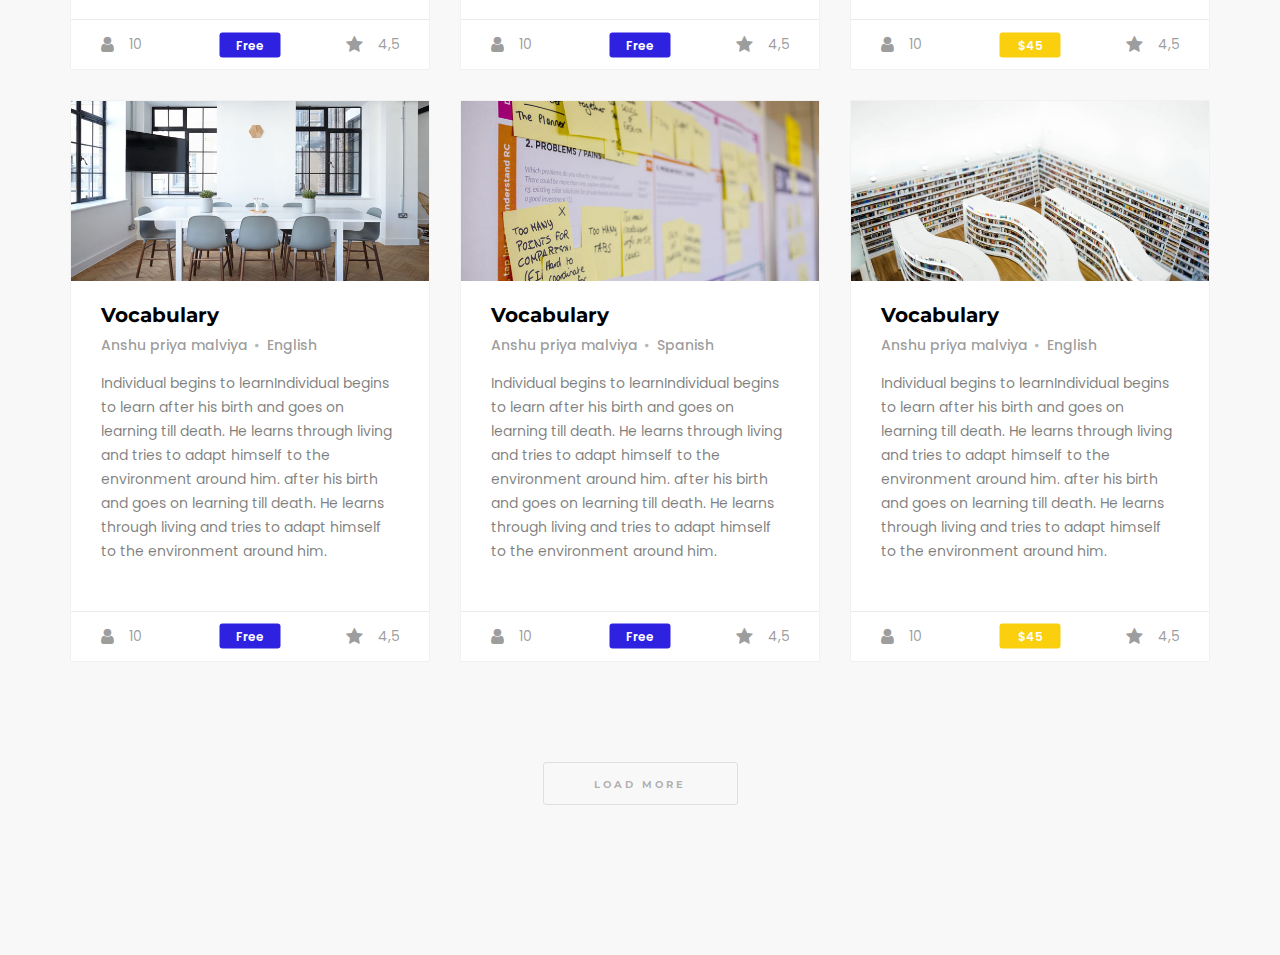
<file: courses.html>
<!DOCTYPE html>
<html lang="en">
<head>
<title>Courses</title>
<meta charset="utf-8">
<meta http-equiv="X-UA-Compatible" content="IE=edge">
<meta name="description" content="Z zone project">
<meta name="viewport" content="width=device-width, initial-scale=1">
<link rel="stylesheet" type="text/css" href="styles/bootstrap4/bootstrap.min.css">
<link href="plugins/font-awesome-4.7.0/css/font-awesome.min.css" rel="stylesheet" type="text/css">
<link rel="stylesheet" type="text/css" href="plugins/OwlCarousel2-2.2.1/owl.carousel.css">
<link rel="stylesheet" type="text/css" href="plugins/OwlCarousel2-2.2.1/owl.theme.default.css">
<link rel="stylesheet" type="text/css" href="plugins/OwlCarousel2-2.2.1/animate.css">
<link rel="stylesheet" type="text/css" href="styles/courses.css">
<link rel="stylesheet" type="text/css" href="styles/courses_responsive.css">
</head>
<body>

<div class="super_container">

	<!-- Header -->

	<header class="header">
			
		<!-- Top Bar -->
		<div class="top_bar">
			<div class="top_bar_container">
				<div class="container">
					<div class="row">
						<div class="col">
							<div class="top_bar_content d-flex flex-row align-items-center justify-content-start">
								<div class="top_bar_phone"><span class="top_bar_title">phone:</span>+1155860321</div>
								<div class="top_bar_right ml-auto">

									<!-- Language -->
									<div class="top_bar_lang">
										<span class="top_bar_title">site language:</span>
										<ul class="lang_list">
											<li class="hassubs">
												<a href="#">English<i class="fa fa-angle-down" aria-hidden="true"></i></a>
												<ul>
													<li><a href="#">Arabic</a></li>
												</ul>
											</li>
										</ul>
									</div>

									<!-- Social -->
									<div class="top_bar_social">
										<span class="top_bar_title social_title">follow us</span>
										<ul>
											<li><a href="#"><i class="fa fa-facebook" aria-hidden="true"></i></a></li>
											<li><a href="#"><i class="fa fa-instagram" aria-hidden="true"></i></a></li>
											<li><a href="#"><i class="fa fa-twitter" aria-hidden="true"></i></a></li>
										</ul>
									</div>
								</div>
							</div>
						</div>
					</div>
				</div>
			</div>				
		</div>

		<!-- Header Content -->
		<div class="header_container">
			<div class="container">
				<div class="row">
					<div class="col">
						<div class="header_content d-flex flex-row align-items-center justify-content-start">
							<div class="logo_container mr-auto">
								<a href="#">
									<div class="logo_text"><a href="index.html">Z ZONE</a></div>
								</a>
							</div>
							<nav class="main_nav_contaner">
								<ul class="main_nav">
									<li><a href="index.html">Home</a></li>
									<li class="active"><a href="courses.html">Courses</a></li>
									<li><a href="instructors.html">Instructors</a></li>
									
									<li><a href="blog.html">Blog</a></li>
									<li><a href="contact.html">Contact</a></li>
									<li><a href="calender.html">Calender</a></li>
								</ul>
							</nav>
							<div class="header_content_right ml-auto text-right">
								<div class="header_search">
									<div class="search_form_container">
										<form action="#" id="search_form" class="search_form trans_400">
											<input type="search" class="header_search_input trans_400" placeholder="Type for Search" required="required">
											<div class="search_button">
												<i class="fa fa-search" aria-hidden="true"></i>
											</div>
										</form>
									</div>
								</div>

								<!-- Hamburger -->

								<div class="user"><a href="#"><i class="fa fa-user" aria-hidden="true"></i></a></div>
								<div class="hamburger menu_mm">
									<i class="fa fa-bars menu_mm" aria-hidden="true"></i>
								</div>
							</div>

						</div>
					</div>
				</div>
			</div>
		</div>

	</header>

	<!-- Menu -->

	<div class="menu d-flex flex-column align-items-end justify-content-start text-right menu_mm trans_400">
		<div class="menu_close_container"><div class="menu_close"><div></div><div></div></div></div>
		<div class="search">
			<form action="#" class="header_search_form menu_mm">
				<input type="search" class="search_input menu_mm" placeholder="Search" required="required">
				<button class="header_search_button d-flex flex-column align-items-center justify-content-center menu_mm">
					<i class="fa fa-search menu_mm" aria-hidden="true"></i>
				</button>
			</form>
		</div>
		<nav class="menu_nav">
			<ul class="menu_mm">
				<li class="menu_mm"><a href="index.html">Home</a></li>
				<li class="menu_mm" class="active"><a href="courses.html">Courses</a></li>
				<li class="menu_mm"><a href="instructors.html">Instructors</a></li>
				<li class="menu_mm"><a href="events.html">Events</a></li>
				<li class="menu_mm"><a href="blog.html">Blog</a></li>
				<li class="menu_mm"><a href="contact.html">Contact</a></li>
				<li class="menu_mm"><a href="calender.html">Calender</a></li>
			</ul>
		</nav>
		<div class="menu_extra">
			<div class="menu_phone"><span class="menu_title">phone:</span>+1155860321</div>
			<div class="menu_social">
				<span class="menu_title">follow us</span>
				<ul>
					<li><a href="#"><i class="fa fa-facebook" aria-hidden="true"></i></a></li>
					<li><a href="#"><i class="fa fa-instagram" aria-hidden="true"></i></a></li>
					<li><a href="#"><i class="fa fa-twitter" aria-hidden="true"></i></a></li>
				</ul>
			</div>
		</div>
	</div>
	
	<!-- Home -->

	<div class="home">
		<div class="breadcrumbs_container">
			<div class="container">
				<div class="row">
					<div class="col">
						<ul class="breadcrumbs_list d-flex flex-row align-items-center justify-content-start">
							<li><a href="index.html">home</a></li>
							<li><a href="courses.html">courses</a></li>
							<li>english</li>
						</ul>
					</div>
				</div>
			</div>
		</div>
	</div>

	<!-- Language -->

	<div class="language">
		<div class="container">
			<div class="row">
				<div class="col">
					<div class="language_title">Learn Languages Easily</div>
				</div>
			</div>
			<div class="row">
				<div class="col">
					<div class="language_slider_container">
						
						<!-- Language Slider -->

						<div class="owl-carousel owl-theme language_slider">

						

							<!-- Flag -->
							<div class="owl-item language_item">
								<a href="#">
									<div class="flag"><img src="images/English.svg" alt=""></div>
									<div class="lang_name">English</div>
								</a>
							</div>

							<!-- Flag -->
							<div class="owl-item language_item">
								<a href="#">
									<div class="flag"><img src="images/Italian.svg" alt=""></div>
									<div class="lang_name">Italian</div>
								</a>
							</div>

							<!-- Flag -->
						

							<!-- Flag -->
							<div class="owl-item language_item">
								<a href="#">
									<div class="flag"><img src="images/French.svg" alt=""></div>
									<div class="lang_name">French</div>
								</a>
							</div>

							<!-- Flag -->
							<div class="owl-item language_item">
								<a href="#">
									<div class="flag"><img src="images/German.svg" alt=""></div>
									<div class="lang_name">German</div>
								</a>
							</div>

						</div>

						<div class="lang_nav lang_prev"><i class="fa fa-angle-left" aria-hidden="true"></i></div>
						<div class="lang_nav lang_next"><i class="fa fa-angle-right" aria-hidden="true"></i></div>
					</div>
				</div>
			</div>
		</div>
	</div>

	<!-- Courses -->

	<div class="courses">
		<div class="container">
			<div class="row courses_row">

				<!-- Course -->
				<div class="col-lg-4 course_col">
					<div class="course">
						<div class="course_image"><img src="images/course_4.jpg" alt=""></div>
						<div class="course_body">
							<div class="course_title"><a href="course.html">Vocabulary</a></div>
							<div class="course_info">
								<ul>
									<li><a href="instructors.html">Anshu priya malviya</a></li>
									<li><a href="#">English</a></li>
								</ul>
							</div>
							<div class="course_text">
								<p>Individual begins to learnIndividual begins to learn after his birth and goes on learning till death. He learns through living and tries to adapt himself to the environment around him. after his birth and goes on learning till death. He learns through living and tries to adapt himself to the environment around him.</p>
							</div>
						</div>
						<div class="course_footer d-flex flex-row align-items-center justify-content-start">
							<div class="course_students"><i class="fa fa-user" aria-hidden="true"></i><span>10</span></div>
							<div class="course_rating ml-auto"><i class="fa fa-star" aria-hidden="true"></i><span>4,5</span></div>
							<div class="course_mark course_free trans_200"><a href="#">Free</a></div>
						</div>
					</div>
				</div>

				<!-- Course -->
				<div class="col-lg-4 course_col">
					<div class="course">
						<div class="course_image"><img src="images/course_5.jpg" alt=""></div>
						<div class="course_body">
							<div class="course_title"><a href="course.html">Vocabulary</a></div>
							<div class="course_info">
								<ul>
									<li><a href="instructors.html">Anshu priya malviya</a></li>
									<li><a href="#">Spanish</a></li>
								</ul>
							</div>
							<div class="course_text">
								<p>Individual begins to learnIndividual begins to learn after his birth and goes on learning till death. He learns through living and tries to adapt himself to the environment around him. after his birth and goes on learning till death. He learns through living and tries to adapt himself to the environment around him.</p>
							</div>
						</div>
						<div class="course_footer d-flex flex-row align-items-center justify-content-start">
							<div class="course_students"><i class="fa fa-user" aria-hidden="true"></i><span>10</span></div>
							<div class="course_rating ml-auto"><i class="fa fa-star" aria-hidden="true"></i><span>4,5</span></div>
							<div class="course_mark course_free trans_200"><a href="#">Free</a></div>
						</div>
					</div>
				</div>

				<!-- Course -->
				<div class="col-lg-4 course_col">
					<div class="course">
						<div class="course_image"><img src="images/course_6.jpg" alt=""></div>
						<div class="course_body">
							<div class="course_title"><a href="course.html">Vocabulary</a></div>
							<div class="course_info">
								<ul>
									<li><a href="instructors.html">Anshu priya malviya</a></li>
									<li><a href="#">English</a></li>
								</ul>
							</div>
							<div class="course_text">
								<p>Individual begins to learnIndividual begins to learn after his birth and goes on learning till death. He learns through living and tries to adapt himself to the environment around him. after his birth and goes on learning till death. He learns through living and tries to adapt himself to the environment around him.</p>
							</div>
						</div>
						<div class="course_footer d-flex flex-row align-items-center justify-content-start">
							<div class="course_students"><i class="fa fa-user" aria-hidden="true"></i><span>10</span></div>
							<div class="course_rating ml-auto"><i class="fa fa-star" aria-hidden="true"></i><span>4,5</span></div>
							<div class="course_mark trans_200"><a href="#">$45</a></div>
						</div>
					</div>
				</div>

				<!-- Course -->
				<div class="col-lg-4 course_col">
					<div class="course">
						<div class="course_image"><img src="images/course_7.jpg" alt=""></div>
						<div class="course_body">
							<div class="course_title"><a href="course.html">Vocabulary</a></div>
							<div class="course_info">
								<ul>
									<li><a href="instructors.html">Anshu priya malviya</a></li>
									<li><a href="#">English</a></li>
								</ul>
							</div>
							<div class="course_text">
								<p>Individual begins to learnIndividual begins to learn after his birth and goes on learning till death. He learns through living and tries to adapt himself to the environment around him. after his birth and goes on learning till death. He learns through living and tries to adapt himself to the environment around him.</p>
							</div>
						</div>
						<div class="course_footer d-flex flex-row align-items-center justify-content-start">
							<div class="course_students"><i class="fa fa-user" aria-hidden="true"></i><span>10</span></div>
							<div class="course_rating ml-auto"><i class="fa fa-star" aria-hidden="true"></i><span>4,5</span></div>
							<div class="course_mark course_free trans_200"><a href="#">Free</a></div>
						</div>
					</div>
				</div>

				<!-- Course -->
				<div class="col-lg-4 course_col">
					<div class="course">
						<div class="course_image"><img src="images/course_8.jpg" alt=""></div>
						<div class="course_body">
							<div class="course_title"><a href="course.html">Vocabulary</a></div>
							<div class="course_info">
								<ul>
									<li><a href="instructors.html">Anshu priya malviya</a></li>
									<li><a href="#">Spanish</a></li>
								</ul>
							</div>
							<div class="course_text">
								<p>Individual begins to learnIndividual begins to learn after his birth and goes on learning till death. He learns through living and tries to adapt himself to the environment around him. after his birth and goes on learning till death. He learns through living and tries to adapt himself to the environment around him.</p>
							</div>
						</div>
						<div class="course_footer d-flex flex-row align-items-center justify-content-start">
							<div class="course_students"><i class="fa fa-user" aria-hidden="true"></i><span>10</span></div>
							<div class="course_rating ml-auto"><i class="fa fa-star" aria-hidden="true"></i><span>4,5</span></div>
							<div class="course_mark course_free trans_200"><a href="#">Free</a></div>
						</div>
					</div>
				</div>

				<!-- Course -->
				<div class="col-lg-4 course_col">
					<div class="course">
						<div class="course_image"><img src="images/course_9.jpg" alt=""></div>
						<div class="course_body">
							<div class="course_title"><a href="course.html">Vocabulary</a></div>
							<div class="course_info">
								<ul>
									<li><a href="instructors.html">Anshu priya malviya</a></li>
									<li><a href="#">English</a></li>
								</ul>
							</div>
							<div class="course_text">
								<p>Individual begins to learnIndividual begins to learn after his birth and goes on learning till death. He learns through living and tries to adapt himself to the environment around him. after his birth and goes on learning till death. He learns through living and tries to adapt himself to the environment around him.</p>
							</div>
						</div>
						<div class="course_footer d-flex flex-row align-items-center justify-content-start">
							<div class="course_students"><i class="fa fa-user" aria-hidden="true"></i><span>10</span></div>
							<div class="course_rating ml-auto"><i class="fa fa-star" aria-hidden="true"></i><span>4,5</span></div>
							<div class="course_mark trans_200"><a href="#">$45</a></div>
						</div>
					</div>
				</div>

				<!-- Course -->
				<div class="col-lg-4 course_col">
					<div class="course">
						<div class="course_image"><img src="images/course_10.jpg" alt=""></div>
						<div class="course_body">
							<div class="course_title"><a href="course.html">Vocabulary</a></div>
							<div class="course_info">
								<ul>
									<li><a href="instructors.html">Anshu priya malviya</a></li>
									<li><a href="#">English</a></li>
								</ul>
							</div>
							<div class="course_text">
								<p>Individual begins to learnIndividual begins to learn after his birth and goes on learning till death. He learns through living and tries to adapt himself to the environment around him. after his birth and goes on learning till death. He learns through living and tries to adapt himself to the environment around him.</p>
							</div>
						</div>
						<div class="course_footer d-flex flex-row align-items-center justify-content-start">
							<div class="course_students"><i class="fa fa-user" aria-hidden="true"></i><span>10</span></div>
							<div class="course_rating ml-auto"><i class="fa fa-star" aria-hidden="true"></i><span>4,5</span></div>
							<div class="course_mark course_free trans_200"><a href="#">Free</a></div>
						</div>
					</div>
				</div>

				<!-- Course -->
				<div class="col-lg-4 course_col">
					<div class="course">
						<div class="course_image"><img src="images/course_11.jpg" alt=""></div>
						<div class="course_body">
							<div class="course_title"><a href="course.html">Vocabulary</a></div>
							<div class="course_info">
								<ul>
									<li><a href="instructors.html">Anshu priya malviya</a></li>
									<li><a href="#">Spanish</a></li>
								</ul>
							</div>
							<div class="course_text">
								<p>Individual begins to learnIndividual begins to learn after his birth and goes on learning till death. He learns through living and tries to adapt himself to the environment around him. after his birth and goes on learning till death. He learns through living and tries to adapt himself to the environment around him.</p>
							</div>
						</div>
						<div class="course_footer d-flex flex-row align-items-center justify-content-start">
							<div class="course_students"><i class="fa fa-user" aria-hidden="true"></i><span>10</span></div>
							<div class="course_rating ml-auto"><i class="fa fa-star" aria-hidden="true"></i><span>4,5</span></div>
							<div class="course_mark course_free trans_200"><a href="#">Free</a></div>
						</div>
					</div>
				</div>

				<!-- Course -->
				<div class="col-lg-4 course_col">
					<div class="course">
						<div class="course_image"><img src="images/course_12.jpg" alt=""></div>
						<div class="course_body">
							<div class="course_title"><a href="course.html">Vocabulary</a></div>
							<div class="course_info">
								<ul>
									<li><a href="instructors.html">Anshu priya malviya</a></li>
									<li><a href="#">English</a></li>
								</ul>
							</div>
							<div class="course_text">
								<p>Individual begins to learnIndividual begins to learn after his birth and goes on learning till death. He learns through living and tries to adapt himself to the environment around him. after his birth and goes on learning till death. He learns through living and tries to adapt himself to the environment around him.</p>
							</div>
						</div>
						<div class="course_footer d-flex flex-row align-items-center justify-content-start">
							<div class="course_students"><i class="fa fa-user" aria-hidden="true"></i><span>10</span></div>
							<div class="course_rating ml-auto"><i class="fa fa-star" aria-hidden="true"></i><span>4,5</span></div>
							<div class="course_mark trans_200"><a href="#">$45</a></div>
						</div>
					</div>
				</div>

			</div>

			<div class="row">
				<div class="col">
					<div class="load_more_button"><a href="#">load more</a></div>
				</div>
			</div>
		</div>
	</div>

	<!-- Footer -->
    <?html
	 include("includes/footer.html");
	 ?>
</div>

<script src="js/jquery-3.2.1.min.js"></script>
<script src="styles/bootstrap4/popper.js"></script>
<script src="styles/bootstrap4/bootstrap.min.js"></script>
<script src="plugins/OwlCarousel2-2.2.1/owl.carousel.js"></script>
<script src="plugins/easing/easing.js"></script>
<script src="js/courses.js"></script>
</body>
</html>
</file>
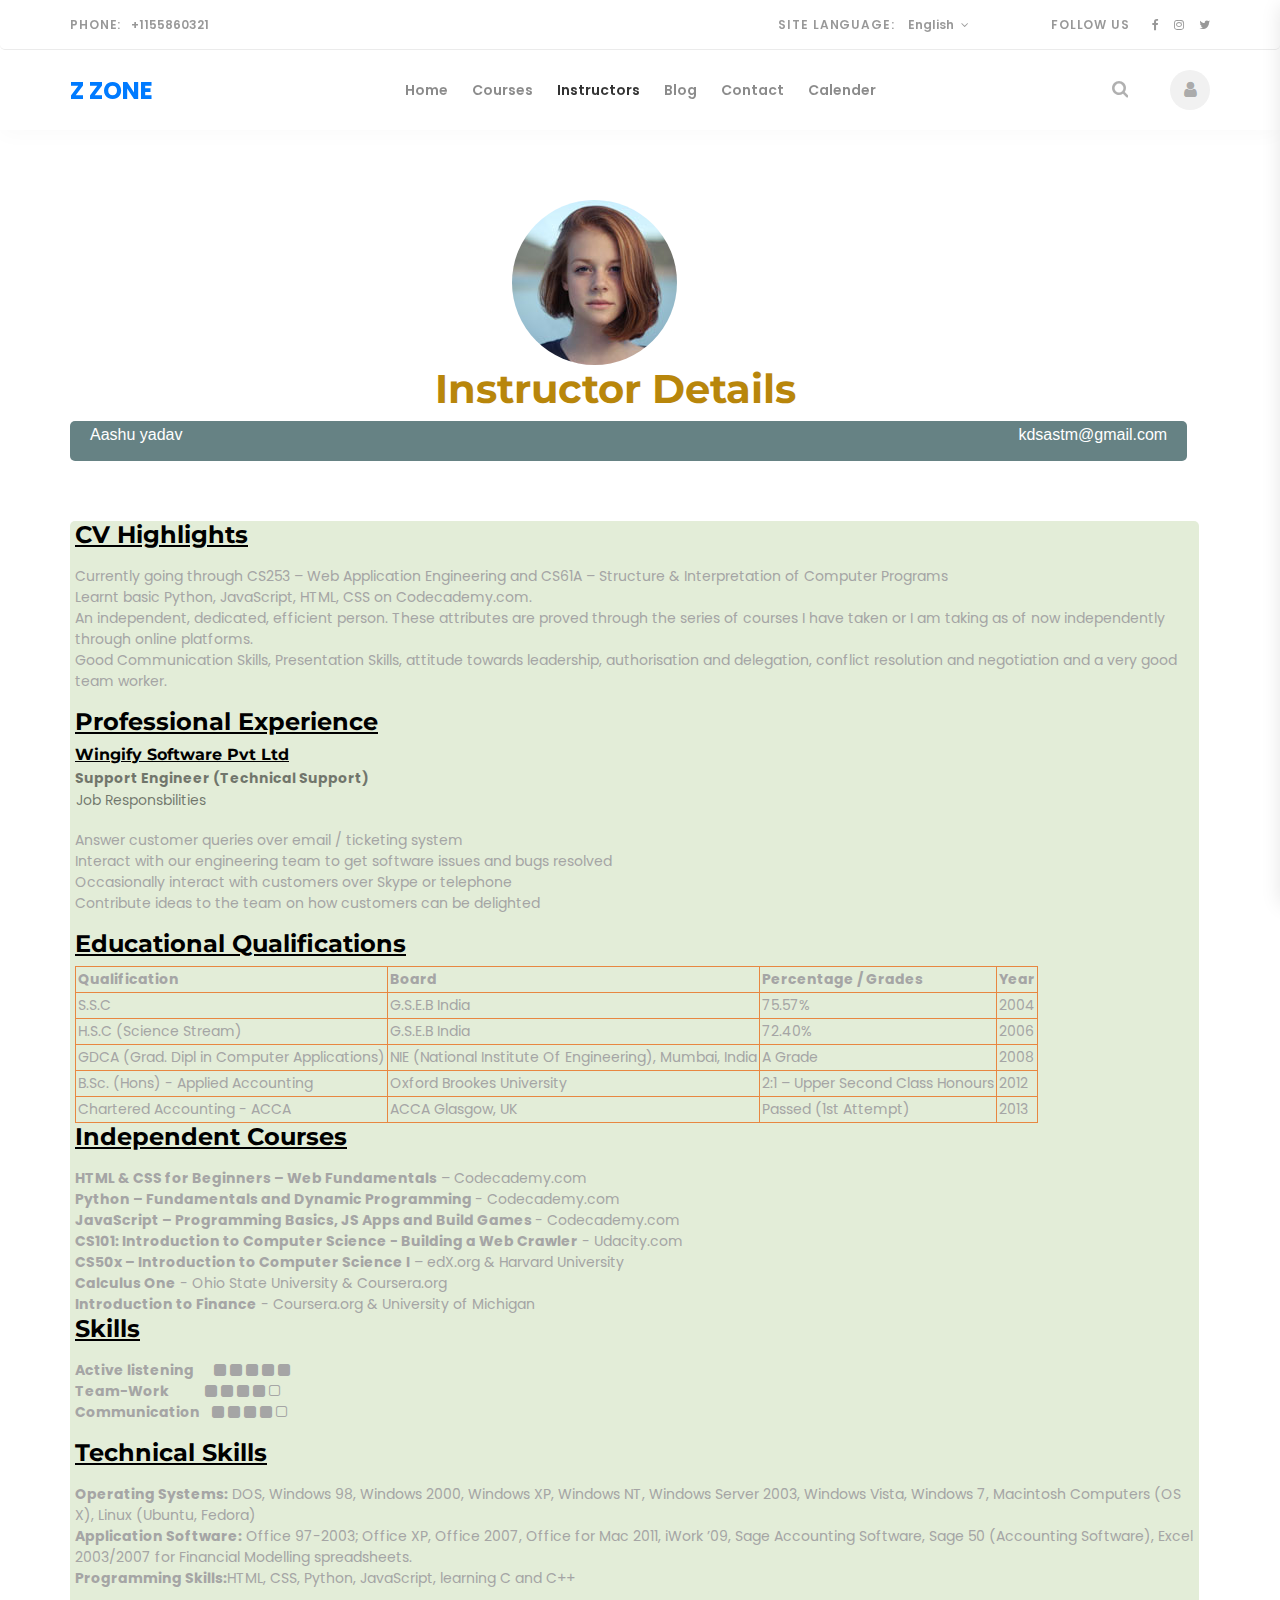
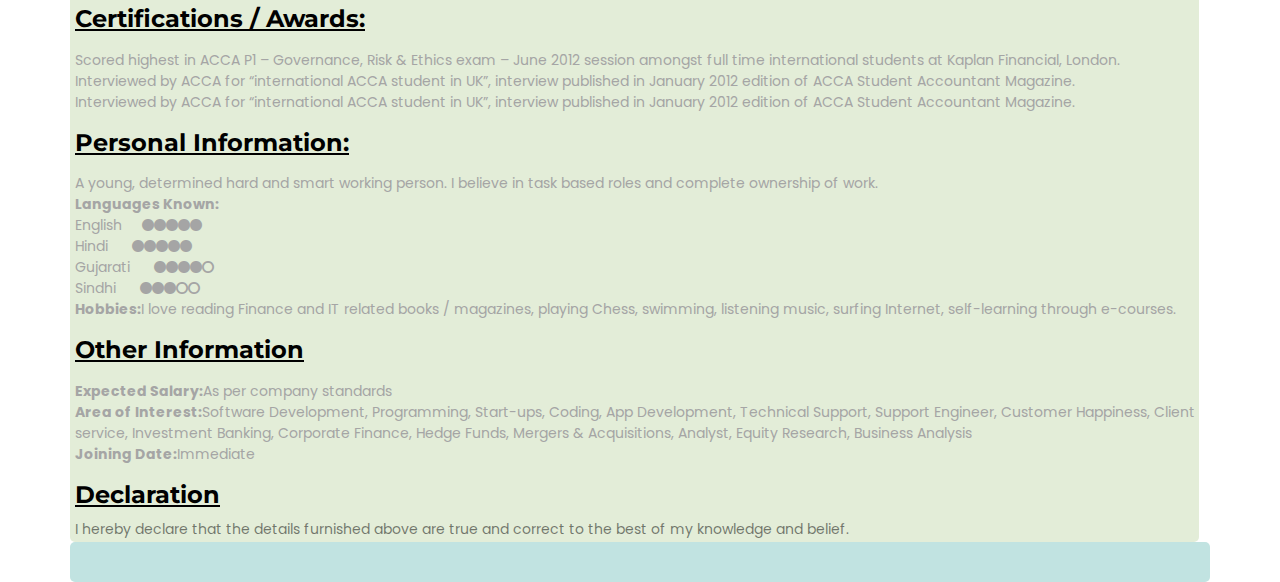
<file: instructor_single.html>
<!DOCTYPE html>
<html lang="en">
<head>
<title>Instructors</title>
<meta charset="utf-8">
<meta http-equiv="X-UA-Compatible" content="IE=edge">
<meta name="description" content="Z zone project">
<meta name="viewport" content="width=device-width, initial-scale=1">
<link rel="stylesheet" type="text/css" href="styles/bootstrap4/bootstrap.min.css">
<link href="plugins/font-awesome-4.7.0/css/font-awesome.min.css" rel="stylesheet" type="text/css">
<link rel="stylesheet" type="text/css" href="plugins/OwlCarousel2-2.2.1/owl.carousel.css">
<link rel="stylesheet" type="text/css" href="plugins/OwlCarousel2-2.2.1/owl.theme.default.css">
<link rel="stylesheet" type="text/css" href="plugins/OwlCarousel2-2.2.1/animate.css">
<link href="plugins/video-js/video-js.css" rel="stylesheet" type="text/css">
<link rel="stylesheet" type="text/css" href="styles/instructors.css">
<link rel="stylesheet" type="text/css" href="styles/instructors_responsive.css">
<link rel="stylesheet" type="text/css" href="styles/instructor_single.css">
</head>
<body>

<div class="super_container">

	<!-- Header -->

	<header class="header">
			
		<!-- Top Bar -->
		<div class="top_bar">
			<div class="top_bar_container">
				<div class="container">
					<div class="row">
						<div class="col">
							<div class="top_bar_content d-flex flex-row align-items-center justify-content-start">
								<div class="top_bar_phone"><span class="top_bar_title">phone:</span>+1155860321</div>
								<div class="top_bar_right ml-auto">

									<!-- Language -->
									<div class="top_bar_lang">
										<span class="top_bar_title">site language:</span>
										<ul class="lang_list">
											<li class="hassubs">
												<a href="#">English<i class="fa fa-angle-down" aria-hidden="true"></i></a>
												<ul>
													<li><a href="#">Arabic</a></li>
													
												</ul>
											</li>
										</ul>
									</div>

									<!-- Social -->
									<div class="top_bar_social">
										<span class="top_bar_title social_title">follow us</span>
										<ul>
											<li><a href="#"><i class="fa fa-facebook" aria-hidden="true"></i></a></li>
											<li><a href="#"><i class="fa fa-instagram" aria-hidden="true"></i></a></li>
											<li><a href="#"><i class="fa fa-twitter" aria-hidden="true"></i></a></li>
										</ul>
									</div>
								</div>
							</div>
						</div>
					</div>
				</div>
			</div>				
		</div>

		<!-- Header Content -->
		<div class="header_container">
			<div class="container">
				<div class="row">
					<div class="col">
						<div class="header_content d-flex flex-row align-items-center justify-content-start">
							<div class="logo_container mr-auto">
								<a href="#">
									<div class="logo_text"><a href="index.html">Z ZONE</a></div>
								</a>
							</div>
							<nav class="main_nav_contaner">
								<ul class="main_nav">
									<li><a href="index.html">Home</a></li>
									<li><a href="courses.html">Courses</a></li>
									<li class="active"><a href="instructors.html">Instructors</a></li>
									
									<li><a href="blog.html">Blog</a></li>
									<li><a href="contact.html">Contact</a></li>
									<li><a href="calender.html">Calender</a></li>
								</ul>
							</nav>
							<div class="header_content_right ml-auto text-right">
								<div class="header_search">
									<div class="search_form_container">
										<form action="#" id="search_form" class="search_form trans_400">
											<input type="search" class="header_search_input trans_400" placeholder="Type for Search" required="required">
											<div class="search_button">
												<i class="fa fa-search" aria-hidden="true"></i>
											</div>
										</form>
									</div>
								</div>

								<!-- Hamburger -->

								<div class="user"><a href="#"><i class="fa fa-user" aria-hidden="true"></i></a></div>
								<div class="hamburger menu_mm">
									<i class="fa fa-bars menu_mm" aria-hidden="true"></i>
								</div>
							</div>

						</div>
					</div>
				</div>
			</div>
		</div>

	</header>

	<!-- Menu -->

	<div class="menu d-flex flex-column align-items-end justify-content-start text-right menu_mm trans_400">
		<div class="menu_close_container"><div class="menu_close"><div></div><div></div></div></div>
		<div class="search">
			<form action="#" class="header_search_form menu_mm">
				<input type="search" class="search_input menu_mm" placeholder="Search" required="required">
				<button class="header_search_button d-flex flex-column align-items-center justify-content-center menu_mm">
					<i class="fa fa-search menu_mm" aria-hidden="true"></i>
				</button>
			</form>
		</div>
		<nav class="menu_nav">
			<ul class="menu_mm">
				<li class="menu_mm"><a href="index.html">Home</a></li>
				<li class="menu_mm"><a href="courses.html">Courses</a></li>
				<li class="menu_mm"><a href="instructors.html">Instructors</a></li>
				<li class="menu_mm"><a href="events.html">Events</a></li>
				<li class="menu_mm"><a href="blog.html">Blog</a></li>
				<li class="menu_mm"><a href="contact.html">Contact</a></li>
			</ul>
		</nav>
		<div class="menu_extra">
			<div class="menu_phone"><span class="menu_title">phone:</span>+1155860321</div>
			<div class="menu_social">
				<span class="menu_title">follow us</span>
				<ul>
					<li><a href="#"><i class="fa fa-facebook" aria-hidden="true"></i></a></li>
					<li><a href="#"><i class="fa fa-instagram" aria-hidden="true"></i></a></li>
					<li><a href="#"><i class="fa fa-twitter" aria-hidden="true"></i></a></li>
				</ul>
			</div>
		</div>
	</div>
	
	<!-- Home -->

	


</div>
<img src="images\instructor_1.jpg" alt="" style=" border-radius: 50%;margin-top: 200px;margin-left: 40%">
    <div class="blog_container" >
		<div class="container">
			<div class="row blog_content_row">
				<div class="col">
					<div class="blog_content">
						<div class="blog_post_title_container">
							
							<div class="blog_title" style="margin-left: 32%"><h1 style="color: darkgoldenrod">Instructor Details</h1></div>
						</div>
						<div class="blog_text">
						   
							








							<div id="header">
								<p id="name">Aashu yadav</p>
										 <a href="mailto:kdsastm@gmail.com" target="_blank"><p id="email">kdsastm@gmail.com</p></a>
									 </div>
									 <div class="left">
									 </div>
									 <div class="right">
											<h3>CV Highlights</h3>
											<p>
											<ul>
												<li>Currently going through CS253 – Web Application Engineering and CS61A – Structure & Interpretation of Computer Programs</li>
												<li>Learnt basic Python, JavaScript, HTML, CSS on Codecademy.com.</li>
												<li>An independent, dedicated, efficient person. These attributes are proved through the series of courses I have taken or I am taking as of now independently through online platforms.</li>
												<li>Good Communication Skills, Presentation Skills, attitude towards leadership, authorisation and delegation, conflict resolution and negotiation and a very good team worker.</li></ul>
											</p>
											<h3>Professional Experience</h3>
											<h6 id="company-name">Wingify Software Pvt Ltd</h6>
											<p id="job-title" style="margin-top: 20px"><strong>Support Engineer (Technical Support)</strong></p>
											<p id="job-responsibilities">Job Responsbilities</p>
											<p>
											<ul>
												<li>Answer customer queries over email / ticketing system</li>
												<li>Interact with our engineering team to get software issues and bugs resolved</li>
												<li>Occasionally interact with customers over Skype or telephone</li>
												<li>Contribute ideas to the team on how customers can be delighted</li></ul>
											</p>
											<h3>Educational Qualifications</h3>
											<table>
												<tr id="heading">
													<td>Qualification</td>
													<td>Board</td>
													<td>Percentage / Grades</td>
													<td>Year</td>
												</tr>
												<tr>
													<td>S.S.C</td>
													<td>G.S.E.B India</td>
													<td>75.57%</td>
													<td>2004</td>
												</tr>
												<tr>
													<td>H.S.C (Science Stream)</td>
													<td>G.S.E.B India</td>
													<td>72.40%</td>
													<td>2006</td>
												</tr>
												<tr>
													<td>GDCA (Grad. Dipl in Computer Applications)</td>
													<td>NIE (National Institute Of Engineering), Mumbai, India</td>
													<td>A Grade</td>
													<td>2008</td>
												</tr>
												<tr>
													<td>B.Sc. (Hons) - Applied Accounting</td>
													<td>Oxford Brookes University</td>
													<td>2:1 – Upper Second Class Honours</td>
													<td>2012</td>
												</tr>
												<tr>
													<td>Chartered Accounting - ACCA</td>
													<td>ACCA Glasgow, UK</td>
													<td>Passed (1st Attempt)</td>
													<td>2013</td>
												</tr>
											</table>
											<h3>Independent Courses</h3>
											<p>
											<ul>
												<li>
												<span id="course-name">HTML & CSS for Beginners – Web Fundamentals</span> – Codecademy.com</li>
												<li>
												<span id="course-name">Python – Fundamentals and Dynamic Programming </span> - Codecademy.com</li>
												<li>
												<span id="course-name">JavaScript – Programming Basics, JS Apps and Build Games </span> - Codecademy.com</li>
												<li>
												<span id="course-name">CS101: Introduction to Computer Science - Building a Web Crawler</span> - Udacity.com</li>
												<li>
												<span id="course-name">CS50x – Introduction to Computer Science I</span> – edX.org & Harvard University</li>
												<li>
												<span id="course-name">Calculus One</span> - Ohio State University & Coursera.org</li>
												<li>
												<span id="course-name">Introduction to Finance</span> - Coursera.org & University of Michigan</li>
											</ul>




											<h3>Skills</h3>
											<p>
											<ul>
												<li>
												
												<span id="course-name">Active listening</span> &nbsp &nbsp
												
												<i class="fa fa-square" aria-hidden="true"></i>
												<i class="fa fa-square" aria-hidden="true"></i>
												<i class="fa fa-square" aria-hidden="true"></i>
												<i class="fa fa-square" aria-hidden="true"></i>
												<i class="fa fa-square" aria-hidden="true"></i>
												
												</li>

												<li>
												
												<span id="course-name">Team-Work</span> &nbsp &nbsp &nbsp &nbsp 
											
										
												 <i class="fa fa-square" aria-hidden="true"></i>
												<i class="fa fa-square" aria-hidden="true"></i>
												<i class="fa fa-square" aria-hidden="true"></i>
												<i class="fa fa-square" aria-hidden="true"></i>
												<i class="fa fa-square-o" aria-hidden="true"></i>
											
												
												</li>
												<li>
												<span id="course-name">Communication</span> &nbsp
												 <i class="fa fa-square" aria-hidden="true"></i>
												 <i class="fa fa-square" aria-hidden="true"></i>
												 <i class="fa fa-square" aria-hidden="true"></i>
												 <i class="fa fa-square" aria-hidden="true"></i>
												 <i class="fa fa-square-o" aria-hidden="true"></i>



												</li>
												</ul>
											</p>












											<h3>Technical Skills</h3>
											<p>
											<ul>
												<li>
												<span id="course-name">Operating Systems:</span> DOS, Windows 98, Windows 2000, Windows XP, Windows NT, Windows Server 2003, Windows Vista, Windows 7, Macintosh Computers (OS X), Linux (Ubuntu, Fedora)</li>
												<li>
												<span id="course-name">Application Software:</span> Office 97-2003; Office XP, Office 2007, Office for Mac 2011, iWork ’09, Sage Accounting Software, Sage 50 (Accounting Software), Excel 2003/2007 for Financial Modelling spreadsheets.</li>
												<li>
												<span id="course-name">Programming Skills:</span>HTML, CSS, Python, JavaScript, learning C and C++</li></ul>
											</p>
											<h3>Certifications / Awards:</h3>
											<p>
											<ul>
												<li>Scored highest in ACCA P1 – Governance, Risk & Ethics exam – June 2012 session amongst full time international students at Kaplan Financial, London.</li>
												<li>Interviewed by ACCA for “international ACCA student in UK”, interview published in January 2012 edition of ACCA Student Accountant Magazine.</li>
												<li>Interviewed by ACCA for “international ACCA student in UK”, interview published in January 2012 edition of ACCA Student Accountant Magazine.</li></ul>
											</p>
											<h3>Personal Information:</h3>
											<p>
											<ul>
												<li>
												A young, determined hard and smart working person. I believe in task based roles and complete ownership of work.
												<li>
												<span id="course-name">Languages Known:<br></span>English &nbsp&nbsp&nbsp <i class="fa fa-circle" aria-hidden="true"></i><i class="fa fa-circle" aria-hidden="true"></i><i class="fa fa-circle" aria-hidden="true"></i><i class="fa fa-circle" aria-hidden="true"></i><i class="fa fa-circle" aria-hidden="true"></i>
												<br> Hindi &nbsp&nbsp&nbsp&nbsp&nbsp<i class="fa fa-circle" aria-hidden="true"></i><i class="fa fa-circle" aria-hidden="true"></i><i class="fa fa-circle" aria-hidden="true"></i><i class="fa fa-circle" aria-hidden="true"></i><i class="fa fa-circle" aria-hidden="true"></i>

												<br> Gujarati &nbsp &nbsp&nbsp&nbsp<i class="fa fa-circle" aria-hidden="true"></i><i class="fa fa-circle" aria-hidden="true"></i><i class="fa fa-circle" aria-hidden="true"></i><i class="fa fa-circle" aria-hidden="true"></i><i class="fa fa-circle-o" aria-hidden="true"></i>

												<br> Sindhi &nbsp&nbsp&nbsp&nbsp <i class="fa fa-circle" aria-hidden="true"></i><i class="fa fa-circle" aria-hidden="true"></i><i class="fa fa-circle" aria-hidden="true"></i><i class="fa fa-circle-o" aria-hidden="true"></i><i class="fa fa-circle-o" aria-hidden="true"></i>
												

												</li>
												<li>
												<span id="course-name">Hobbies:</span>I love reading Finance and IT related books / magazines, playing Chess, swimming, listening music, surfing Internet, self-learning through e-courses.</li> </ul>
											</p>
											<h3>Other Information</h3>
											<p>
											<ul>
												<li>
												<span id="course-name">Expected Salary:</span>As per company standards</li>
												<li>
												<span id="course-name">Area of Interest:</span>Software Development, Programming, Start-ups, Coding, App Development, Technical Support, Support Engineer, Customer Happiness, Client service, Investment Banking, Corporate Finance, Hedge Funds, Mergers & Acquisitions, Analyst, Equity Research, Business Analysis</li>
												<li>
												<span id="course-name">Joining Date:</span>Immediate</li></ul>
											</p>
											<h3>Declaration</h3>
											<p>
											I hereby declare that the details furnished above are true and correct to the best of my knowledge and belief.</p>
									 </div>
									 <div id="footer"></div>




































							
						</div>
						
					
					</div>
				</div>
            </div>
            </div>
            </div>


            <?html
	 include("includes/footer.html");
	 ?>
</div>

<script src="js/jquery-3.2.1.min.js"></script>
<script src="styles/bootstrap4/popper.js"></script>
<script src="styles/bootstrap4/bootstrap.min.js"></script>
<script src="plugins/OwlCarousel2-2.2.1/owl.carousel.js"></script>
<script src="plugins/easing/easing.js"></script>
<script src="plugins/parallax-js-master/parallax.min.js"></script>
<script src="plugins/progressbar/progressbar.min.js"></script>
<script src="plugins/video-js/video.min.js"></script>
<script src="plugins/video-js/Youtube.min.js"></script>
<script src="js/instructors.js"></script>
</body>
</html>
</file>
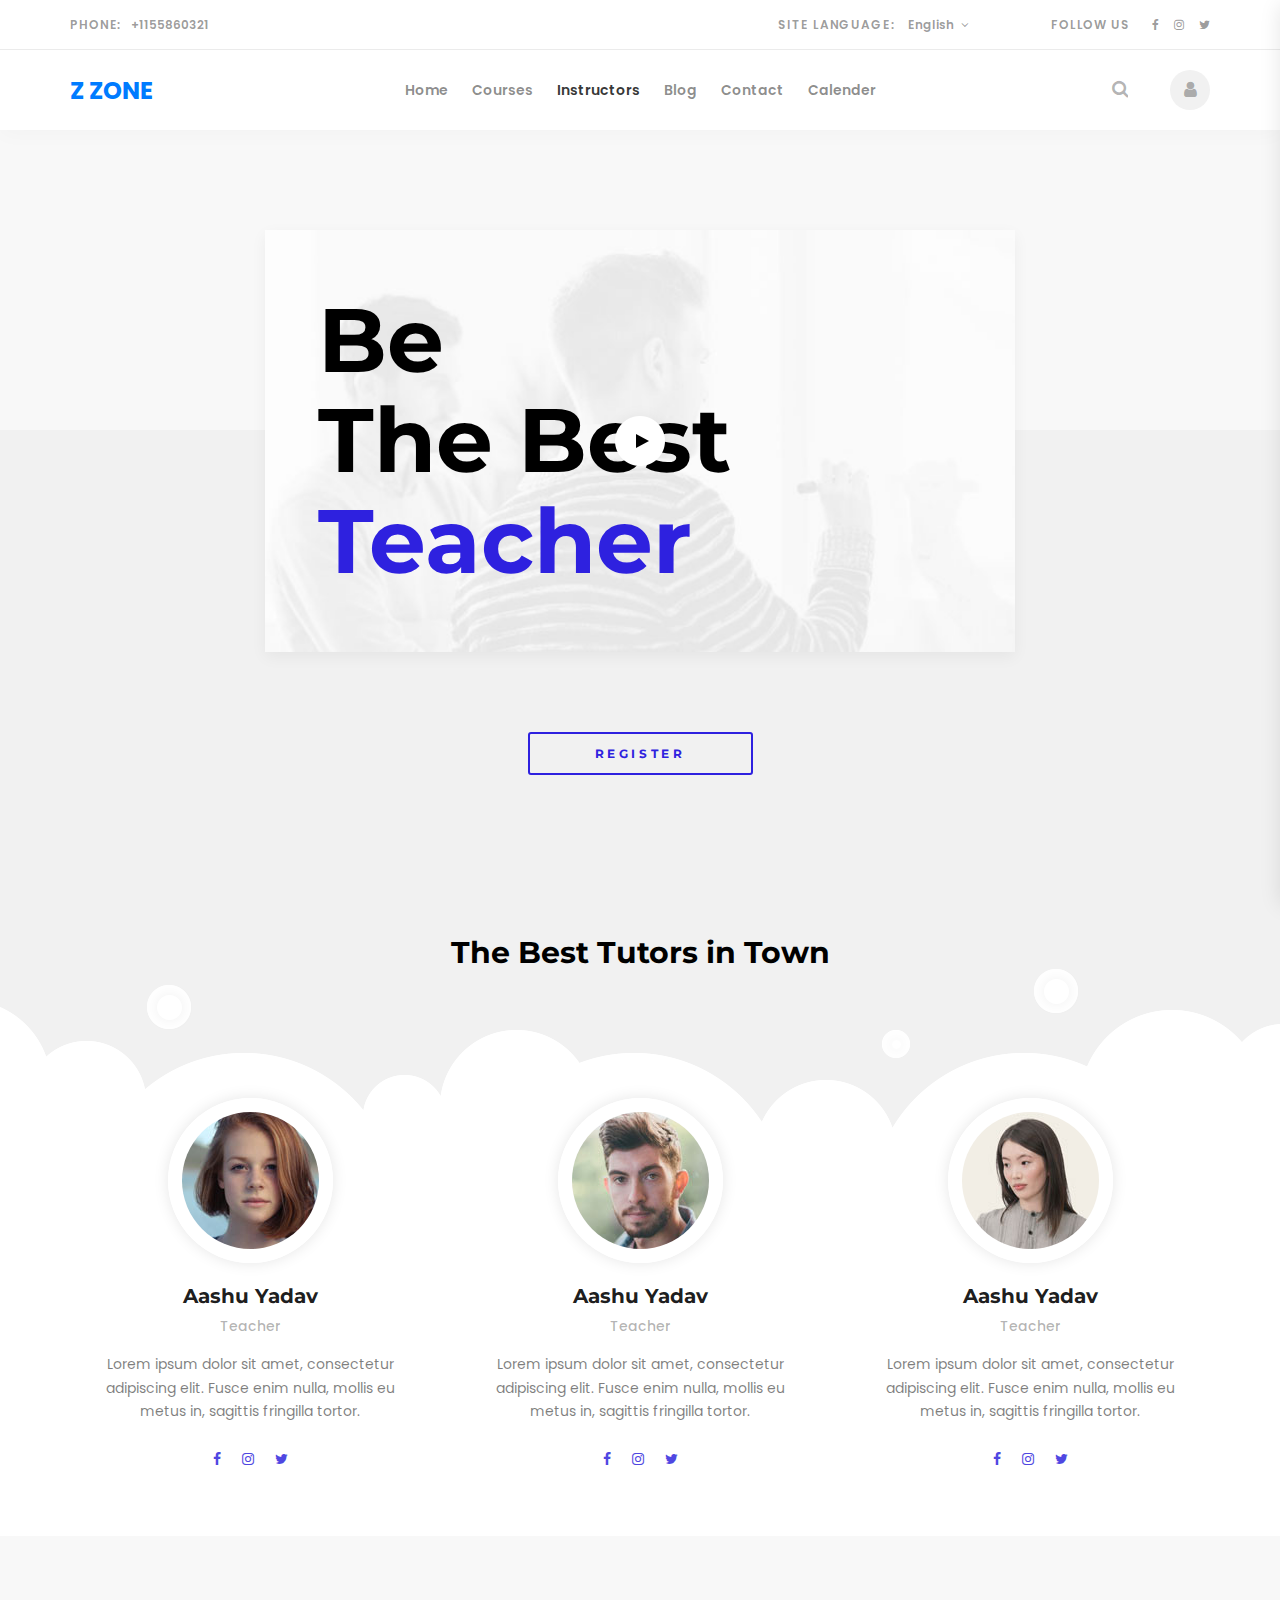
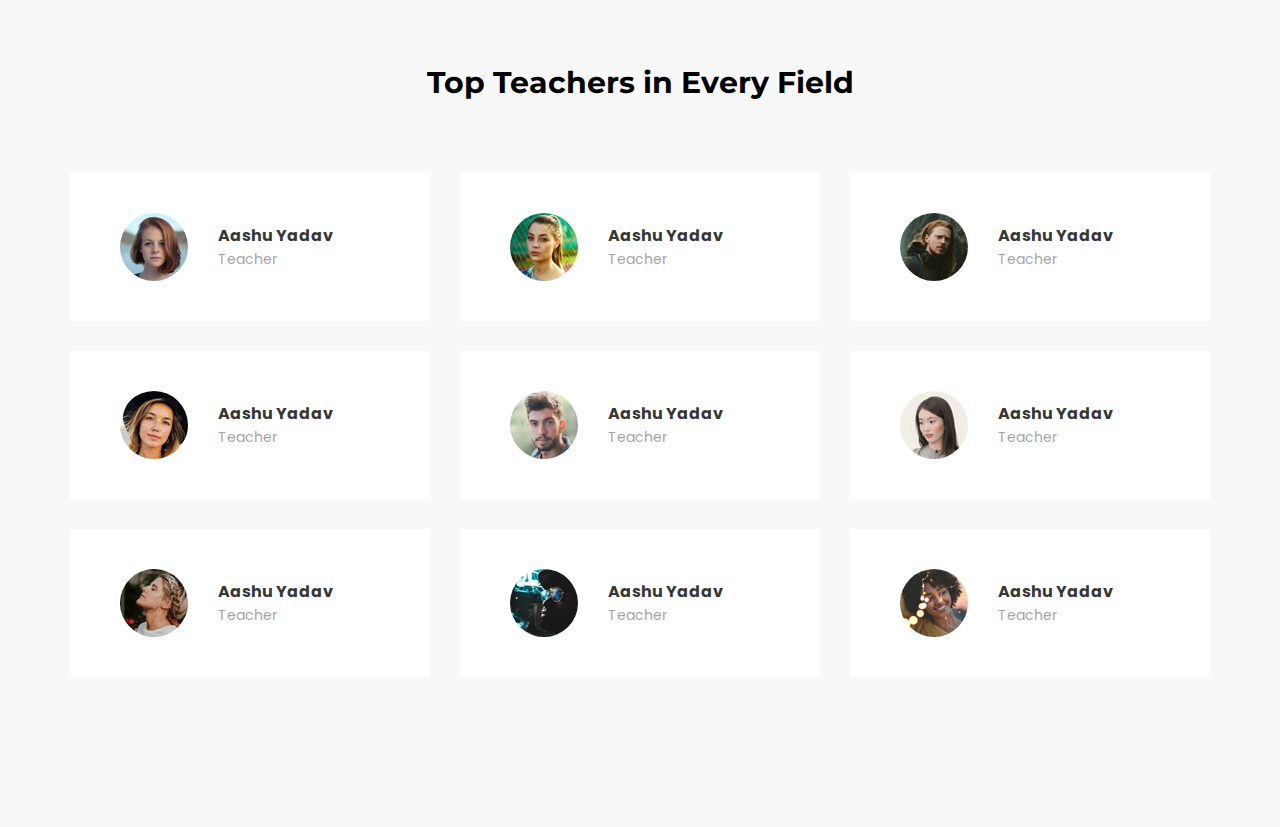
<file: instructors.html>
<!DOCTYPE html>
<html lang="en">
<head>
<title>Instructors</title>
<meta charset="utf-8">
<meta http-equiv="X-UA-Compatible" content="IE=edge">
<meta name="description" content="Z zone project">
<meta name="viewport" content="width=device-width, initial-scale=1">
<link rel="stylesheet" type="text/css" href="styles/bootstrap4/bootstrap.min.css">
<link href="plugins/font-awesome-4.7.0/css/font-awesome.min.css" rel="stylesheet" type="text/css">
<link rel="stylesheet" type="text/css" href="plugins/OwlCarousel2-2.2.1/owl.carousel.css">
<link rel="stylesheet" type="text/css" href="plugins/OwlCarousel2-2.2.1/owl.theme.default.css">
<link rel="stylesheet" type="text/css" href="plugins/OwlCarousel2-2.2.1/animate.css">
<link href="plugins/video-js/video-js.css" rel="stylesheet" type="text/css">
<link rel="stylesheet" type="text/css" href="styles/instructors.css">
<link rel="stylesheet" type="text/css" href="styles/instructors_responsive.css">
</head>
<body>

<div class="super_container">

	<!-- Header -->

	<header class="header">
			
		<!-- Top Bar -->
		<div class="top_bar">
			<div class="top_bar_container">
				<div class="container">
					<div class="row">
						<div class="col">
							<div class="top_bar_content d-flex flex-row align-items-center justify-content-start">
								<div class="top_bar_phone"><span class="top_bar_title">phone:</span>+1155860321</div>
								<div class="top_bar_right ml-auto">

									<!-- Language -->
									<div class="top_bar_lang">
										<span class="top_bar_title">site language:</span>
										<ul class="lang_list">
											<li class="hassubs">
												<a href="#">English<i class="fa fa-angle-down" aria-hidden="true"></i></a>
												<ul>
													<li><a href="#">Ukrainian</a></li>
													<li><a href="#">Japanese</a></li>
													<li><a href="#">Lithuanian</a></li>
													<li><a href="#">Swedish</a></li>
													<li><a href="#">Italian</a></li>
													<li><a href="#">Arabic</a></li>

												</ul>
											</li>
										</ul>
									</div>

									<!-- Social -->
									<div class="top_bar_social">
										<span class="top_bar_title social_title">follow us</span>
										<ul>
											<li><a href="#"><i class="fa fa-facebook" aria-hidden="true"></i></a></li>
											<li><a href="#"><i class="fa fa-instagram" aria-hidden="true"></i></a></li>
											<li><a href="#"><i class="fa fa-twitter" aria-hidden="true"></i></a></li>
										</ul>
									</div>
								</div>
							</div>
						</div>
					</div>
				</div>
			</div>				
		</div>

		<!-- Header Content -->
		<div class="header_container">
			<div class="container">
				<div class="row">
					<div class="col">
						<div class="header_content d-flex flex-row align-items-center justify-content-start">
							<div class="logo_container mr-auto">
								<a href="#">
									<div class="logo_text"><a href="index.html">Z ZONE</a></div>
								</a>
							</div>
							<nav class="main_nav_contaner">
								<ul class="main_nav">
									<li><a href="index.html">Home</a></li>
									<li><a href="courses.html">Courses</a></li>
									<li class="active"><a href="instructors.html">Instructors</a></li>
									
									<li><a href="blog.html">Blog</a></li>
									<li><a href="contact.html">Contact</a></li>
									<li><a href="calender.html">Calender</a></li>
								</ul>
							</nav>
							<div class="header_content_right ml-auto text-right">
								<div class="header_search">
									<div class="search_form_container">
										<form action="#" id="search_form" class="search_form trans_400">
											<input type="search" class="header_search_input trans_400" placeholder="Type for Search" required="required">
											<div class="search_button">
												<i class="fa fa-search" aria-hidden="true"></i>
											</div>
										</form>
									</div>
								</div>

								<!-- Hamburger -->

								<div class="user"><a href="#"><i class="fa fa-user" aria-hidden="true"></i></a></div>
								<div class="hamburger menu_mm">
									<i class="fa fa-bars menu_mm" aria-hidden="true"></i>
								</div>
							</div>

						</div>
					</div>
				</div>
			</div>
		</div>

	</header>

	<!-- Menu -->

	<div class="menu d-flex flex-column align-items-end justify-content-start text-right menu_mm trans_400">
		<div class="menu_close_container"><div class="menu_close"><div></div><div></div></div></div>
		<div class="search">
			<form action="#" class="header_search_form menu_mm">
				<input type="search" class="search_input menu_mm" placeholder="Search" required="required">
				<button class="header_search_button d-flex flex-column align-items-center justify-content-center menu_mm">
					<i class="fa fa-search menu_mm" aria-hidden="true"></i>
				</button>
			</form>
		</div>
		<nav class="menu_nav">
			<ul class="menu_mm">
				<li class="menu_mm"><a href="index.html">Home</a></li>
				<li class="menu_mm"><a href="courses.html">Courses</a></li>
				<li class="menu_mm"><a href="instructor_single.html">Instructors</a></li>
				<li class="menu_mm"><a href="events.html">Events</a></li>
				<li class="menu_mm"><a href="blog.html">Blog</a></li>
				<li class="menu_mm"><a href="contact.html">Contact</a></li>
			</ul>
		</nav>
		<div class="menu_extra">
			<div class="menu_phone"><span class="menu_title">phone:</span>+1155860321</div>
			<div class="menu_social">
				<span class="menu_title">follow us</span>
				<ul>
					<li><a href="#"><i class="fa fa-facebook" aria-hidden="true"></i></a></li>
					<li><a href="#"><i class="fa fa-instagram" aria-hidden="true"></i></a></li>
					<li><a href="#"><i class="fa fa-twitter" aria-hidden="true"></i></a></li>
				</ul>
			</div>
		</div>
	</div>
	
	<!-- Home -->

	<div class="home"></div>

	<!-- Video -->

	<div class="video">
		<div class="container">
			<div class="row">
				<div class="col-lg-8 offset-lg-2">
					<div class="video_content">
						<div class="video_container_outer">
							<div class="video_overlay d-flex flex-column align-items-start justify-content-center">
								<div>Be</div><div>The Best</div><div>Teacher</div>
							</div>
							<div class="video_container">
								<video id="vid1" class="video-js vjs-default-skin" controls width="100%" height="100%" data-setup='{ "poster": "images/video.jpg", "techOrder": ["youtube"], "sources": [{ "type": "video/youtube", "src": "https://youtu.be/IV3ueyrp5M4"}], "youtube": { "iv_load_policy": 1 } }'>
								</video>
							</div>
						</div>
						<div class="register_button"><a href="register.html">register</a></div>
					</div>
				</div>
			</div>
		</div>
	</div>

	<!-- Instructors -->

	<div class="instructors">
		<div class="instructors_background" style="background-image:url(images/instructors_background.png)"></div>
		<div class="container">
			<div class="row">
				<div class="col">
					<h2 class="section_title text-center">The Best Tutors in Town</h2>
				</div>
			</div>
			<div class="row instructors_row">

				<!-- Instructor -->
				<div class="col-lg-4 instructor_col">
					<div class="instructor text-center">
						<div class="instructor_image_container">
							<div class="instructor_image"><img src="images/instructor_1.jpg" alt=""></div>
						</div>
						<div class="instructor_name"><a href="instructor_single.html">Aashu Yadav</a></div>
						<div class="instructor_title">Teacher</div>
						<div class="instructor_text">
							<p>Lorem ipsum dolor sit amet, consectetur adipiscing elit. Fusce enim nulla, mollis eu metus in, sagittis fringilla tortor.</p>
						</div>
						<div class="instructor_social">
							<ul>
								<li><a href="#"><i class="fa fa-facebook" aria-hidden="true"></i></a></li>
								<li><a href="#"><i class="fa fa-instagram" aria-hidden="true"></i></a></li>
								<li><a href="#"><i class="fa fa-twitter" aria-hidden="true"></i></a></li>
							</ul>
						</div>
					</div>
				</div>

				<!-- Instructor -->
				<div class="col-lg-4 instructor_col">
					<div class="instructor text-center">
						<div class="instructor_image_container">
							<div class="instructor_image"><img src="images/instructor_2.jpg" alt=""></div>
						</div>
						<div class="instructor_name"><a href="instructor_single.html">Aashu Yadav</a></div>
						<div class="instructor_title">Teacher</div>
						<div class="instructor_text">
							<p>Lorem ipsum dolor sit amet, consectetur adipiscing elit. Fusce enim nulla, mollis eu metus in, sagittis fringilla tortor.</p>
						</div>
						<div class="instructor_social">
							<ul>
								<li><a href="#"><i class="fa fa-facebook" aria-hidden="true"></i></a></li>
								<li><a href="#"><i class="fa fa-instagram" aria-hidden="true"></i></a></li>
								<li><a href="#"><i class="fa fa-twitter" aria-hidden="true"></i></a></li>
							</ul>
						</div>
					</div>
				</div>

				<!-- Instructor -->
				<div class="col-lg-4 instructor_col">
					<div class="instructor text-center">
						<div class="instructor_image_container">
							<div class="instructor_image"><img src="images/instructor_3.jpg" alt=""></div>
						</div>
						<div class="instructor_name"><a href="instructor_single.html">Aashu Yadav</a></div>
						<div class="instructor_title">Teacher</div>
						<div class="instructor_text">
							<p>Lorem ipsum dolor sit amet, consectetur adipiscing elit. Fusce enim nulla, mollis eu metus in, sagittis fringilla tortor.</p>
						</div>
						<div class="instructor_social">
							<ul>
								<li><a href="#"><i class="fa fa-facebook" aria-hidden="true"></i></a></li>
								<li><a href="#"><i class="fa fa-instagram" aria-hidden="true"></i></a></li>
								<li><a href="#"><i class="fa fa-twitter" aria-hidden="true"></i></a></li>
							</ul>
						</div>
					</div>
				</div>

			</div>
		</div>
	</div>

	<!-- Top Teachers -->

	<div class="teachers">
		<div class="container">
			<div class="row">
				<div class="col">
					<h2 class="section_title text-center">Top Teachers in Every Field</h2>
				</div>
			</div>
			<div class="row teachers_row">

				<!-- Instructor -->
				<div class="col-lg-4 col-md-6">
					<div class="teacher d-flex flex-row align-items-center justify-content-start">
						<div class="teacher_image"><div><img src="images/instructor_4.jpg" alt=""></div></div>
						<div class="teacher_content">
							<div class="teacher_name"><a href="instructor_single.html">Aashu Yadav</a></div>
							<div class="teacher_title">Teacher</div>
						</div>
					</div>
				</div>

				<!-- Instructor -->
				<div class="col-lg-4 col-md-6">
					<div class="teacher d-flex flex-row align-items-center justify-content-start">
						<div class="teacher_image"><div><img src="images/instructor_5.jpg" alt=""></div></div>
						<div class="teacher_content">
							<div class="teacher_name"><a href="instructor_single.html">Aashu Yadav</a></div>
							<div class="teacher_title">Teacher</div>
						</div>
					</div>
				</div>

				<!-- Instructor -->
				<div class="col-lg-4 col-md-6">
					<div class="teacher d-flex flex-row align-items-center justify-content-start">
						<div class="teacher_image"><div><img src="images/instructor_6.jpg" alt=""></div></div>
						<div class="teacher_content">
							<div class="teacher_name"><a href="instructor_single.html">Aashu Yadav</a></div>
							<div class="teacher_title">Teacher</div>
						</div>
					</div>
				</div>

				<!-- Instructor -->
				<div class="col-lg-4 col-md-6">
					<div class="teacher d-flex flex-row align-items-center justify-content-start">
						<div class="teacher_image"><div><img src="images/instructor_7.jpg" alt=""></div></div>
						<div class="teacher_content">
							<div class="teacher_name"><a href="instructor_single.html">Aashu Yadav</a></div>
							<div class="teacher_title">Teacher</div>
						</div>
					</div>
				</div>

				<!-- Instructor -->
				<div class="col-lg-4 col-md-6">
					<div class="teacher d-flex flex-row align-items-center justify-content-start">
						<div class="teacher_image"><div><img src="images/instructor_8.jpg" alt=""></div></div>
						<div class="teacher_content">
							<div class="teacher_name"><a href="instructor_single.html">Aashu Yadav</a></div>
							<div class="teacher_title">Teacher</div>
						</div>
					</div>
				</div>

				<!-- Instructor -->
				<div class="col-lg-4 col-md-6">
					<div class="teacher d-flex flex-row align-items-center justify-content-start">
						<div class="teacher_image"><div><img src="images/instructor_9.jpg" alt=""></div></div>
						<div class="teacher_content">
							<div class="teacher_name"><a href="instructor_single.html">Aashu Yadav</a></div>
							<div class="teacher_title">Teacher</div>
						</div>
					</div>
				</div>

				<!-- Instructor -->
				<div class="col-lg-4 col-md-6">
					<div class="teacher d-flex flex-row align-items-center justify-content-start">
						<div class="teacher_image"><div><img src="images/instructor_10.jpg" alt=""></div></div>
						<div class="teacher_content">
							<div class="teacher_name"><a href="instructor_single.html">Aashu Yadav</a></div>
							<div class="teacher_title">Teacher</div>
						</div>
					</div>
				</div>

				<!-- Instructor -->
				<div class="col-lg-4 col-md-6">
					<div class="teacher d-flex flex-row align-items-center justify-content-start">
						<div class="teacher_image"><div><img src="images/instructor_11.jpg" alt=""></div></div>
						<div class="teacher_content">
							<div class="teacher_name"><a href="instructor_single.html">Aashu Yadav</a></div>
							<div class="teacher_title">Teacher</div>
						</div>
					</div>
				</div>

				<!-- Instructor -->
				<div class="col-lg-4 col-md-6">
					<div class="teacher d-flex flex-row align-items-center justify-content-start">
						<div class="teacher_image"><div><img src="images/instructor_12.jpg" alt=""></div></div>
						<div class="teacher_content">
							<div class="teacher_name"><a href="instructor_single.html">Aashu Yadav</a></div>
							<div class="teacher_title">Teacher</div>
						</div>
					</div>
				</div>

			</div>
		</div>
	</div>

	<!-- Footer -->

	<?html
	 include("includes/footer.html");
	 ?>


<script src="js/jquery-3.2.1.min.js"></script>
<script src="styles/bootstrap4/popper.js"></script>
<script src="styles/bootstrap4/bootstrap.min.js"></script>
<script src="plugins/OwlCarousel2-2.2.1/owl.carousel.js"></script>
<script src="plugins/easing/easing.js"></script>
<script src="plugins/parallax-js-master/parallax.min.js"></script>
<script src="plugins/progressbar/progressbar.min.js"></script>
<script src="plugins/video-js/video.min.js"></script>
<script src="plugins/video-js/Youtube.min.js"></script>
<script src="js/instructors.js"></script>
</body>
</html>
</file>
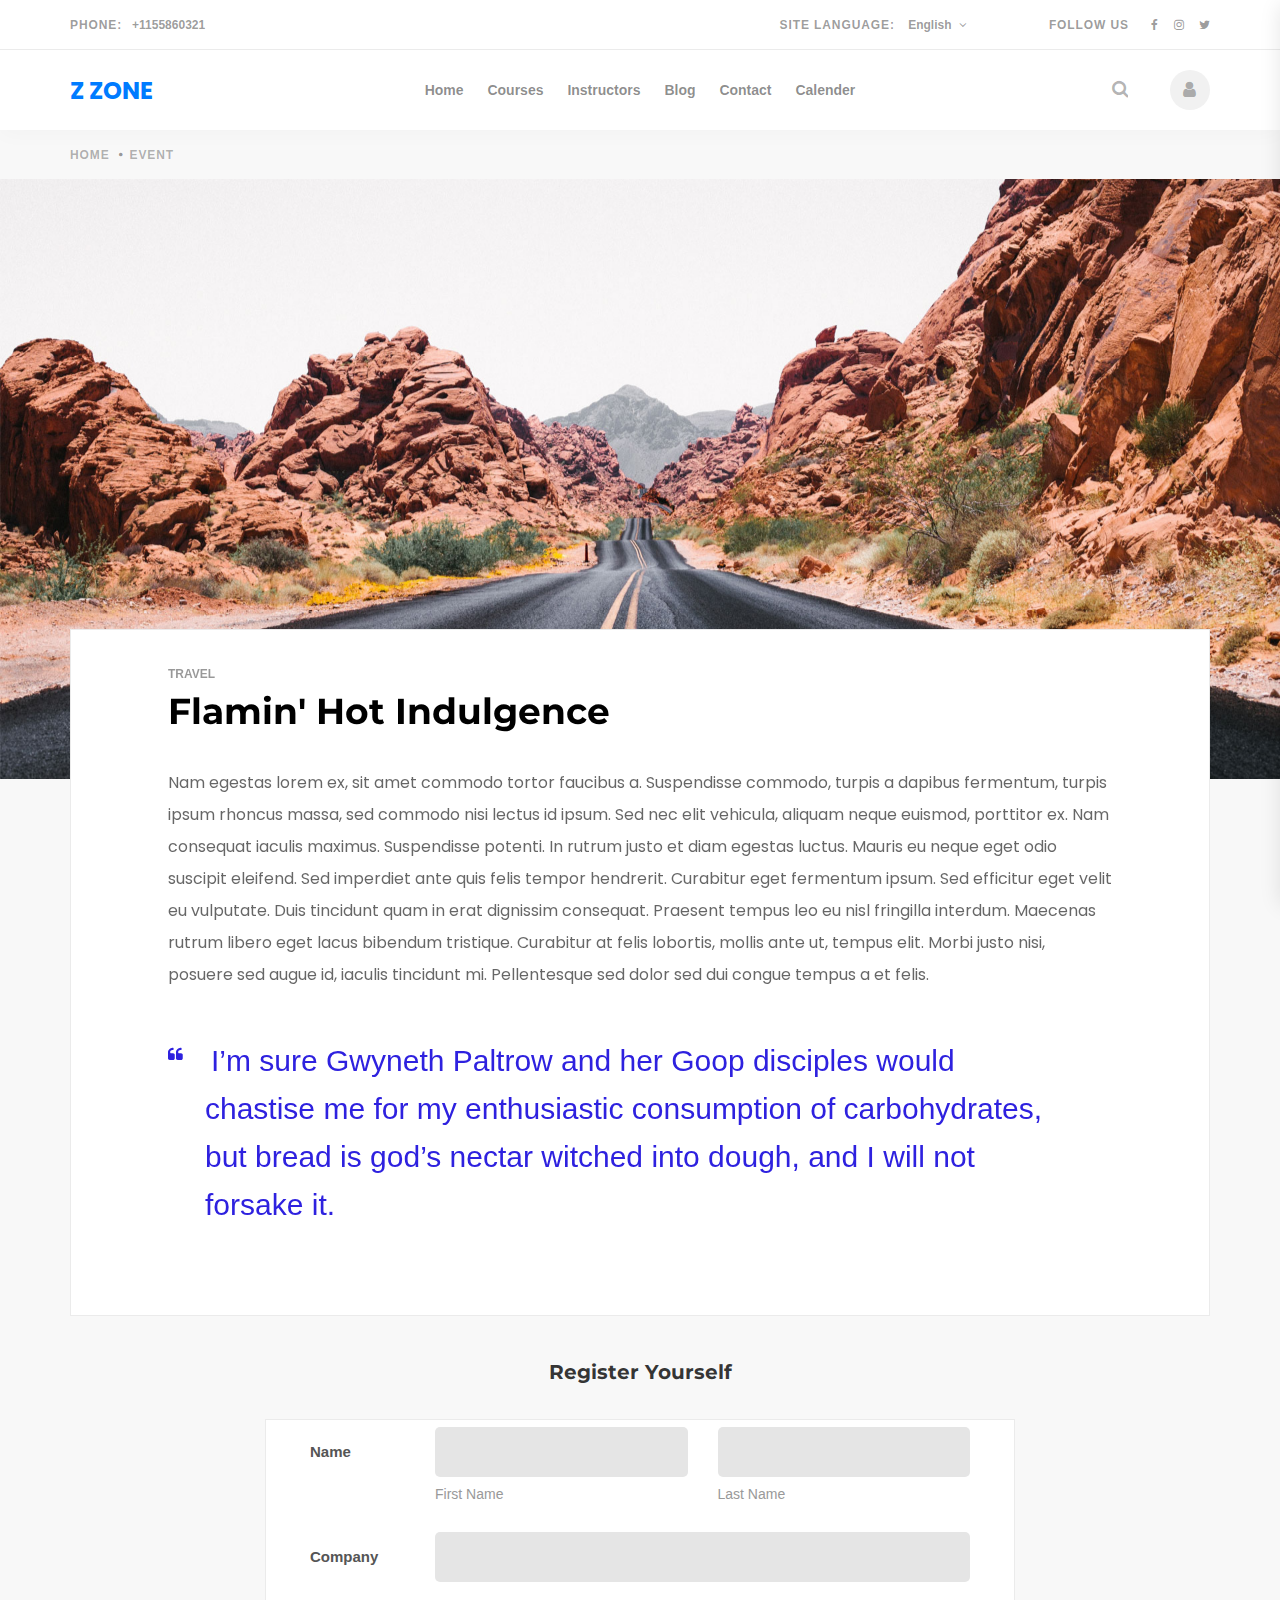
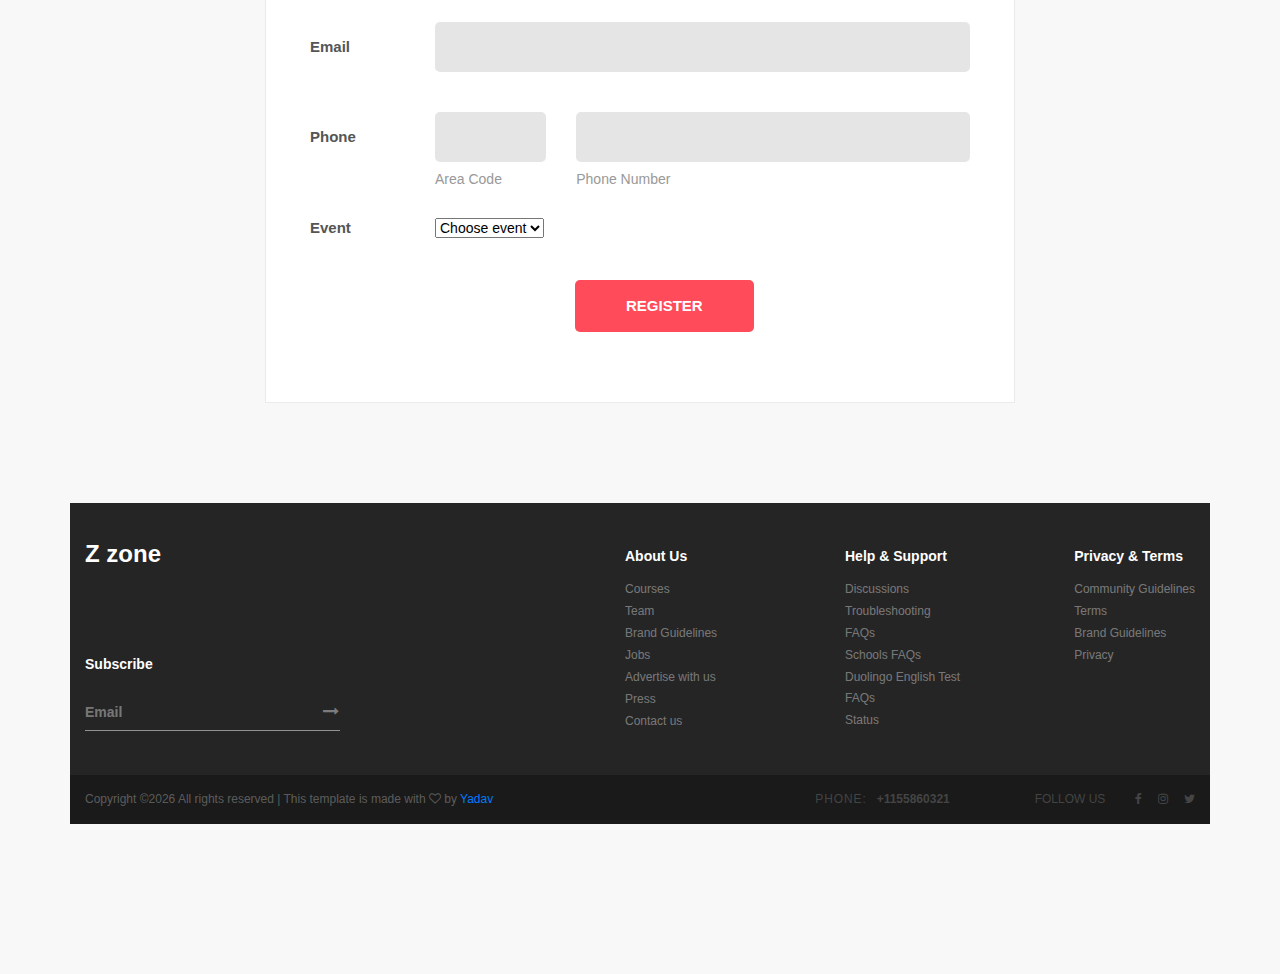
<file: reg_event.html>
<!DOCTYPE html>
<html lang="en">
<head>
<title>Blog Single</title>
<meta charset="utf-8">
<meta http-equiv="X-UA-Compatible" content="IE=edge">
<meta name="description" content="Z zone project">
<meta name="viewport" content="width=device-width, initial-scale=1">
<link rel="stylesheet" type="text/css" href="styles/bootstrap4/bootstrap.min.css">
<link href="plugins/font-awesome-4.7.0/css/font-awesome.min.css" rel="stylesheet" type="text/css">
<link rel="stylesheet" type="text/css" href="plugins/OwlCarousel2-2.2.1/owl.carousel.css">
<link rel="stylesheet" type="text/css" href="plugins/OwlCarousel2-2.2.1/owl.theme.default.css">
<link rel="stylesheet" type="text/css" href="plugins/OwlCarousel2-2.2.1/animate.css">
<link href="plugins/video-js/video-js.css" rel="stylesheet" type="text/css">
<link rel="stylesheet" type="text/css" href="styles/blog_single.css">
<link rel="stylesheet" type="text/css" href="styles/blog_single_responsive.css">
<link rel="stylesheet" type="text/css" href="cssa/main.css">
</head>
<body>

<div class="super_container">

	<!-- Header -->

	<header class="header">
			
		<!-- Top Bar -->
		<div class="top_bar">
			<div class="top_bar_container">
				<div class="container">
					<div class="row">
						<div class="col">
							<div class="top_bar_content d-flex flex-row align-items-center justify-content-start">
								<div class="top_bar_phone"><span class="top_bar_title">phone:</span>+1155860321</div>
								<div class="top_bar_right ml-auto">

									<!-- Language -->
									<div class="top_bar_lang">
										<span class="top_bar_title">site language:</span>
										<ul class="lang_list">
											<li class="hassubs">
												<a href="#">English<i class="fa fa-angle-down" aria-hidden="true"></i></a>
												<ul>
													<li><a href="#">Arabic</a></li>
												</ul>
											</li>
										</ul>
									</div>

									<!-- Social -->
									<div class="top_bar_social">
										<span class="top_bar_title social_title">follow us</span>
										<ul>
											<li><a href="#"><i class="fa fa-facebook" aria-hidden="true"></i></a></li>
											<li><a href="#"><i class="fa fa-instagram" aria-hidden="true"></i></a></li>
											<li><a href="#"><i class="fa fa-twitter" aria-hidden="true"></i></a></li>
										</ul>
									</div>
								</div>
							</div>
						</div>
					</div>
				</div>
			</div>				
		</div>

		<!-- Header Content -->
		<div class="header_container">
			<div class="container">
				<div class="row">
					<div class="col">
						<div class="header_content d-flex flex-row align-items-center justify-content-start">
							<div class="logo_container mr-auto">
								<a href="#">
									<div class="logo_text"><a href="index.html">Z ZONE</a></div>
								</a>
							</div>
							<nav class="main_nav_contaner">
								<ul class="main_nav">
									<li><a href="index.html">Home</a></li>
									<li><a href="courses.html">Courses</a></li>
									<li><a href="instructors.html">Instructors</a></li>
									
									<li><a href="blog.html">Blog</a></li>
									<li><a href="contact.html">Contact</a></li>
									<li><a href="calender.html">Calender</a></li>
								</ul>
							</nav>
							<div class="header_content_right ml-auto text-right">
								<div class="header_search">
									<div class="search_form_container">
										<form action="#" id="search_form" class="search_form trans_400">
											<input type="search" class="header_search_input trans_400" placeholder="Type for Search" required="required">
											<div class="search_button">
												<i class="fa fa-search" aria-hidden="true"></i>
											</div>
										</form>
									</div>
								</div>

								<!-- Hamburger -->

								<div class="user"><a href="#"><i class="fa fa-user" aria-hidden="true"></i></a></div>
								<div class="hamburger menu_mm">
									<i class="fa fa-bars menu_mm" aria-hidden="true"></i>
								</div>
							</div>

						</div>
					</div>
				</div>
			</div>
		</div>

	</header>

	<!-- Menu -->

	<div class="menu d-flex flex-column align-items-end justify-content-start text-right menu_mm trans_400">
		<div class="menu_close_container"><div class="menu_close"><div></div><div></div></div></div>
		<div class="search">
			<form action="#" class="header_search_form menu_mm">
				<input type="search" class="search_input menu_mm" placeholder="Search" required="required">
				<button class="header_search_button d-flex flex-column align-items-center justify-content-center menu_mm">
					<i class="fa fa-search menu_mm" aria-hidden="true"></i>
				</button>
			</form>
		</div>
		<nav class="menu_nav">
			<ul class="menu_mm">
				<li class="menu_mm"><a href="index.html">Home</a></li>
				<li class="menu_mm"><a href="courses.html">Courses</a></li>
				<li class="menu_mm"><a href="instructors.html">Instructors</a></li>
				<li class="menu_mm"><a href="events.html">Events</a></li>
				<li class="menu_mm"><a href="blog.html">Blog</a></li>
				<li class="menu_mm"><a href="contact.html">Contact</a></li>
			</ul>
		</nav>
		<div class="menu_extra">
			<div class="menu_phone"><span class="menu_title">phone:</span>+1155860321</div>
			<div class="menu_social">
				<span class="menu_title">follow us</span>
				<ul>
					<li><a href="#"><i class="fa fa-facebook" aria-hidden="true"></i></a></li>
					<li><a href="#"><i class="fa fa-instagram" aria-hidden="true"></i></a></li>
					<li><a href="#"><i class="fa fa-twitter" aria-hidden="true"></i></a></li>
				</ul>
			</div>
		</div>
	</div>
	
	<!-- Home -->

	<div class="home">
		<div class="breadcrumbs_container">
			<div class="container">
				<div class="row">
					<div class="col">
						<ul class="breadcrumbs_list d-flex flex-row align-items-center justify-content-start">
							<li><a href="index.html">home</a></li>
							
							<li>Event</li>
						</ul>
					</div>
				</div>
			</div>
		</div>
	</div>

	<!-- Blog Image -->

	<div class="blog_top_image">
		<div class="blog_top">
			<div class="blog_background parallax-window" data-parallax="scroll" data-image-src="images/blog_background.jpg" data-speed="0.8"></div>
		</div>
	</div>

	<!-- Blog Content -->

	<div class="blog_container">
		<div class="container">
			<div class="row blog_content_row">
				<div class="col">
					<div class="blog_content">
						<div class="blog_post_title_container">
							<div class="blog_category"><a href="#">travel</a></div>
							<div class="blog_title">Flamin' Hot Indulgence</div>
						</div>
						<div class="blog_text">
							<p>Nam egestas lorem ex, sit amet commodo tortor faucibus a. Suspendisse commodo, turpis a dapibus fermentum, turpis ipsum rhoncus massa, sed commodo nisi lectus id ipsum. Sed nec elit vehicula, aliquam neque euismod, porttitor ex. Nam consequat iaculis maximus. Suspendisse potenti. In rutrum justo et diam egestas luctus. Mauris eu neque eget odio suscipit eleifend. Sed imperdiet ante quis felis tempor hendrerit. Curabitur eget fermentum ipsum. Sed efficitur eget velit eu vulputate. Duis tincidunt quam in erat dignissim consequat. Praesent tempus leo eu nisl fringilla interdum. Maecenas rutrum libero eget lacus bibendum tristique. Curabitur at felis lobortis, mollis ante ut, tempus elit. Morbi justo nisi, posuere sed augue id, iaculis tincidunt mi. Pellentesque sed dolor sed dui congue tempus a et felis.</p>
							<div class="blog_quote"><span>I’m sure Gwyneth Paltrow and her Goop disciples would chastise me for my enthusiastic consumption of carbohydrates, but bread is god’s nectar witched into dough, and I will not forsake it.</span></div>
							
						</div>
						
					
					</div>
				</div>
			</div>
			
			
				
















                

			<div class="row register">
				<div class="col-lg-8 offset-lg-2">
					<div class="register_form_title">Register Yourself</div>
					<div class="register_form_container">
						<form action="#" id="register_form" class="register_form">
                            <div class="form-row m-b-55">
                                <div class="name">Name</div>
                                <div class="value">
                                    <div class="row row-space">
                                        <div class="col-6">
                                            <div class="input-group-desc">
                                                <input class="input--style-5" type="text" name="first_name">
                                                <label class="label--desc" style=>first name</label>
                                            </div>
                                        </div>
                                        <div class="col-6">
                                            <div class="input-group-desc">
                                                <input class="input--style-5" type="text" name="last_name">
                                                <label class="label--desc">last name</label>
                                            </div>
                                        </div>
                                    </div>
                                </div>
                            </div>
                            <div class="form-row">
                                <div class="name">Company</div>
                                <div class="value">
                                    <div class="input-group">
                                        <input class="input--style-5" type="text" name="company">
                                    </div>
                                </div>
                            </div>
                            <div class="form-row">
                                <div class="name">Email</div>
                                <div class="value">
                                    <div class="input-group">
                                        <input class="input--style-5" type="email" name="email">
                                    </div>
                                </div>
                            </div>
                            <div class="form-row m-b-55">
                                <div class="name">Phone</div>
                                <div class="value">
                                    <div class="row row-refine">
                                        <div class="col-3">
                                            <div class="input-group-desc">
                                                <input class="input--style-5" type="text" name="area_code">
                                                <label class="label--desc">Area Code</label>
                                            </div>
                                        </div>
                                        <div class="col-9">
                                            <div class="input-group-desc">
                                                <input class="input--style-5" type="text" name="phone">
                                                <label class="label--desc">Phone Number</label>
                                            </div>
                                        </div>
                                    </div>
                                </div>
                            </div>
                            <div class="form-row">
                                <div class="name">Event</div>
                                <div class="value">
                                    <div class="input-group">
                                        <div class="rs-select2 js-select-simple select--no-search ">
                                            <select name="subject">
                                                <option disabled="disabled" selected="selected">Choose event</option>
                                                <option>event 1</option>
                                                <option>event 2</option>
                                                <option>event 3</option>
                                            </select>
                                            <div class="select-dropdown"></div>
                                        </div>
                                    </div>
                                </div>
                            </div>
                            <div>
                                <button class="btn btn--radius-2 btn--red" style="margin-left: 40%;margin-right: 50%"  type="submit">Register</button>
                            </div>
						</form>
					</div>
				</div>
			</div>

			

	<!-- Footer -->

	<footer class="footer" style="margin-top: 100px;">
		<div class="footer_body">
			<div class="container">
				<div class="row">

					<!-- Newsletter -->
					<div class="col-lg-3 footer_col">
						<div class="newsletter_container d-flex flex-column align-items-start justify-content-end">
							<div class="footer_logo mb-auto"><a href="#">Z zone</a></div>
							<div class="footer_title">Subscribe</div>
							<form action="#" id="newsletter_form" class="newsletter_form">
								<input type="email" class="newsletter_input" placeholder="Email" required="required">
								<button class="newsletter_button"><i class="fa fa-long-arrow-right" aria-hidden="true"></i></button>
							</form>
						</div>
					</div>

					<!-- About -->
					<div class="col-lg-2 offset-lg-3 footer_col">
						<div>
							<div class="footer_title">About Us</div>
							<ul class="footer_list">
								<li><a href="#">Courses</a></li>
								<li><a href="#">Team</a></li>
								<li><a href="#">Brand Guidelines</a></li>
								<li><a href="#">Jobs</a></li>
								<li><a href="#">Advertise with us</a></li>
								<li><a href="#">Press</a></li>
								<li><a href="#">Contact us</a></li>
							</ul>
						</div>
					</div>

					<!-- Help & Support -->
					<div class="col-lg-2 footer_col">
						<div class="footer_title">Help & Support</div>
						<ul class="footer_list">
							<li><a href="#">Discussions</a></li>
							<li><a href="#">Troubleshooting</a></li>
							<li><a href="#">FAQs</a></li>
							<li><a href="#">Schools FAQs</a></li>
							<li><a href="#">Duolingo English Test FAQs</a></li>
							<li><a href="#">Status</a></li>
						</ul>
					</div>

					<!-- Privacy -->
					<div class="col-lg-2 footer_col clearfix">
						<div>
							<div class="footer_title">Privacy & Terms</div>
							<ul class="footer_list">
								<li><a href="#">Community Guidelines</a></li>
								<li><a href="#">Terms</a></li>
								<li><a href="#">Brand Guidelines</a></li>
								<li><a href="#">Privacy</a></li>
							</ul>
						</div>
					</div>

				</div>
			</div>
		</div>
		<div class="copyright">
			<div class="container">
				<div class="row">
					<div class="col">
						<div class="copyright_content d-flex flex-md-row flex-column align-items-md-center align-items-start justify-content-start">
							<div class="cr"><!-- Link back to Yadav can't be removed. Template is licensed under CC BY 3.0. -->
Copyright &copy;<script>document.write(new Date().getFullYear());</script> All rights reserved | This template is made with <i class="fa fa-heart-o" aria-hidden="true"></i> by <a href="https://Yadav.com" target="_blank">Yadav</a>
<!-- Link back to Yadav can't be removed. Template is licensed under CC BY 3.0. --></div>
							<div class="cr_right ml-md-auto">
								<div class="footer_phone"><span class="cr_title">phone:</span>+1155860321</div>
								<div class="footer_social">
									<span class="cr_social_title">follow us</span>
									<ul>
										<li><a href="#"><i class="fa fa-facebook" aria-hidden="true"></i></a></li>
										<li><a href="#"><i class="fa fa-instagram" aria-hidden="true"></i></a></li>
										<li><a href="#"><i class="fa fa-twitter" aria-hidden="true"></i></a></li>
									</ul>
								</div>
							</div>
						</div>
					</div>
				</div>
			</div>
		</div>
	</footer>
        </div>

<script src="js/jquery-3.2.1.min.js"></script>
<script src="styles/bootstrap4/popper.js"></script>
<script src="styles/bootstrap4/bootstrap.min.js"></script>
<script src="plugins/OwlCarousel2-2.2.1/owl.carousel.js"></script>
<script src="plugins/easing/easing.js"></script>
<script src="plugins/parallax-js-master/parallax.min.js"></script>
<script src="js/blog_single.js"></script>
</body>
</html>
</file>
<file: plugins/video-js/video-js.css>
.video-js .vjs-big-play-button .vjs-icon-placeholder:before, .vjs-button > .vjs-icon-placeholder:before, .video-js .vjs-modal-dialog, .vjs-modal-dialog .vjs-modal-dialog-content {
  position: absolute;
  top: 0;
  left: 0;
  width: 100%;
  height: 100%; }

.video-js .vjs-big-play-button .vjs-icon-placeholder:before, .vjs-button > .vjs-icon-placeholder:before {
  text-align: center; }

@font-face {
  font-family: VideoJS;
  src: url([data-uri]) format("woff");
  font-weight: normal;
  font-style: normal; }

.vjs-icon-play, .video-js .vjs-big-play-button .vjs-icon-placeholder:before, .video-js .vjs-play-control .vjs-icon-placeholder {
  font-family: VideoJS;
  font-weight: normal;
  font-style: normal; }
  .vjs-icon-play:before, .video-js .vjs-play-control .vjs-icon-placeholder:before {
    content: "\f101"; }

.vjs-icon-play-circle {
  font-family: VideoJS;
  font-weight: normal;
  font-style: normal; }
  .vjs-icon-play-circle:before {
    content: "\f102"; }

.vjs-icon-pause, .video-js .vjs-play-control.vjs-playing .vjs-icon-placeholder {
  font-family: VideoJS;
  font-weight: normal;
  font-style: normal; }
  .vjs-icon-pause:before, .video-js .vjs-play-control.vjs-playing .vjs-icon-placeholder:before {
    content: "\f103"; }

.vjs-icon-volume-mute, .video-js .vjs-mute-control.vjs-vol-0 .vjs-icon-placeholder {
  font-family: VideoJS;
  font-weight: normal;
  font-style: normal; }
  .vjs-icon-volume-mute:before, .video-js .vjs-mute-control.vjs-vol-0 .vjs-icon-placeholder:before {
    content: "\f104"; }

.vjs-icon-volume-low, .video-js .vjs-mute-control.vjs-vol-1 .vjs-icon-placeholder {
  font-family: VideoJS;
  font-weight: normal;
  font-style: normal; }
  .vjs-icon-volume-low:before, .video-js .vjs-mute-control.vjs-vol-1 .vjs-icon-placeholder:before {
    content: "\f105"; }

.vjs-icon-volume-mid, .video-js .vjs-mute-control.vjs-vol-2 .vjs-icon-placeholder {
  font-family: VideoJS;
  font-weight: normal;
  font-style: normal; }
  .vjs-icon-volume-mid:before, .video-js .vjs-mute-control.vjs-vol-2 .vjs-icon-placeholder:before {
    content: "\f106"; }

.vjs-icon-volume-high, .video-js .vjs-mute-control .vjs-icon-placeholder {
  font-family: VideoJS;
  font-weight: normal;
  font-style: normal; }
  .vjs-icon-volume-high:before, .video-js .vjs-mute-control .vjs-icon-placeholder:before {
    content: "\f107"; }

.vjs-icon-fullscreen-enter, .video-js .vjs-fullscreen-control .vjs-icon-placeholder {
  font-family: VideoJS;
  font-weight: normal;
  font-style: normal; }
  .vjs-icon-fullscreen-enter:before, .video-js .vjs-fullscreen-control .vjs-icon-placeholder:before {
    content: "\f108"; }

.vjs-icon-fullscreen-exit, .video-js.vjs-fullscreen .vjs-fullscreen-control .vjs-icon-placeholder {
  font-family: VideoJS;
  font-weight: normal;
  font-style: normal; }
  .vjs-icon-fullscreen-exit:before, .video-js.vjs-fullscreen .vjs-fullscreen-control .vjs-icon-placeholder:before {
    content: "\f109"; }

.vjs-icon-square {
  font-family: VideoJS;
  font-weight: normal;
  font-style: normal; }
  .vjs-icon-square:before {
    content: "\f10a"; }

.vjs-icon-spinner {
  font-family: VideoJS;
  font-weight: normal;
  font-style: normal; }
  .vjs-icon-spinner:before {
    content: "\f10b"; }

.vjs-icon-subtitles, .video-js .vjs-subtitles-button .vjs-icon-placeholder, .video-js .vjs-subs-caps-button .vjs-icon-placeholder,
.video-js.video-js:lang(en-GB) .vjs-subs-caps-button .vjs-icon-placeholder,
.video-js.video-js:lang(en-IE) .vjs-subs-caps-button .vjs-icon-placeholder,
.video-js.video-js:lang(en-AU) .vjs-subs-caps-button .vjs-icon-placeholder,
.video-js.video-js:lang(en-NZ) .vjs-subs-caps-button .vjs-icon-placeholder {
  font-family: VideoJS;
  font-weight: normal;
  font-style: normal; }
  .vjs-icon-subtitles:before, .video-js .vjs-subtitles-button .vjs-icon-placeholder:before, .video-js .vjs-subs-caps-button .vjs-icon-placeholder:before,
  .video-js.video-js:lang(en-GB) .vjs-subs-caps-button .vjs-icon-placeholder:before,
  .video-js.video-js:lang(en-IE) .vjs-subs-caps-button .vjs-icon-placeholder:before,
  .video-js.video-js:lang(en-AU) .vjs-subs-caps-button .vjs-icon-placeholder:before,
  .video-js.video-js:lang(en-NZ) .vjs-subs-caps-button .vjs-icon-placeholder:before {
    content: "\f10c"; }

.vjs-icon-captions, .video-js .vjs-captions-button .vjs-icon-placeholder, .video-js:lang(en) .vjs-subs-caps-button .vjs-icon-placeholder,
.video-js:lang(fr-CA) .vjs-subs-caps-button .vjs-icon-placeholder {
  font-family: VideoJS;
  font-weight: normal;
  font-style: normal; }
  .vjs-icon-captions:before, .video-js .vjs-captions-button .vjs-icon-placeholder:before, .video-js:lang(en) .vjs-subs-caps-button .vjs-icon-placeholder:before,
  .video-js:lang(fr-CA) .vjs-subs-caps-button .vjs-icon-placeholder:before {
    content: "\f10d"; }

.vjs-icon-chapters, .video-js .vjs-chapters-button .vjs-icon-placeholder {
  font-family: VideoJS;
  font-weight: normal;
  font-style: normal; }
  .vjs-icon-chapters:before, .video-js .vjs-chapters-button .vjs-icon-placeholder:before {
    content: "\f10e"; }

.vjs-icon-share {
  font-family: VideoJS;
  font-weight: normal;
  font-style: normal; }
  .vjs-icon-share:before {
    content: "\f10f"; }

.vjs-icon-cog {
  font-family: VideoJS;
  font-weight: normal;
  font-style: normal; }
  .vjs-icon-cog:before {
    content: "\f110"; }

.vjs-icon-circle, .video-js .vjs-play-progress, .video-js .vjs-volume-level {
  font-family: VideoJS;
  font-weight: normal;
  font-style: normal; }
  .vjs-icon-circle:before, .video-js .vjs-play-progress:before, .video-js .vjs-volume-level:before {
    content: "\f111"; }

.vjs-icon-circle-outline {
  font-family: VideoJS;
  font-weight: normal;
  font-style: normal; }
  .vjs-icon-circle-outline:before {
    content: "\f112"; }

.vjs-icon-circle-inner-circle {
  font-family: VideoJS;
  font-weight: normal;
  font-style: normal; }
  .vjs-icon-circle-inner-circle:before {
    content: "\f113"; }

.vjs-icon-hd {
  font-family: VideoJS;
  font-weight: normal;
  font-style: normal; }
  .vjs-icon-hd:before {
    content: "\f114"; }

.vjs-icon-cancel, .video-js .vjs-control.vjs-close-button .vjs-icon-placeholder {
  font-family: VideoJS;
  font-weight: normal;
  font-style: normal; }
  .vjs-icon-cancel:before, .video-js .vjs-control.vjs-close-button .vjs-icon-placeholder:before {
    content: "\f115"; }

.vjs-icon-replay, .video-js .vjs-play-control.vjs-ended .vjs-icon-placeholder {
  font-family: VideoJS;
  font-weight: normal;
  font-style: normal; }
  .vjs-icon-replay:before, .video-js .vjs-play-control.vjs-ended .vjs-icon-placeholder:before {
    content: "\f116"; }

.vjs-icon-facebook {
  font-family: VideoJS;
  font-weight: normal;
  font-style: normal; }
  .vjs-icon-facebook:before {
    content: "\f117"; }

.vjs-icon-gplus {
  font-family: VideoJS;
  font-weight: normal;
  font-style: normal; }
  .vjs-icon-gplus:before {
    content: "\f118"; }

.vjs-icon-linkedin {
  font-family: VideoJS;
  font-weight: normal;
  font-style: normal; }
  .vjs-icon-linkedin:before {
    content: "\f119"; }

.vjs-icon-twitter {
  font-family: VideoJS;
  font-weight: normal;
  font-style: normal; }
  .vjs-icon-twitter:before {
    content: "\f11a"; }

.vjs-icon-tumblr {
  font-family: VideoJS;
  font-weight: normal;
  font-style: normal; }
  .vjs-icon-tumblr:before {
    content: "\f11b"; }

.vjs-icon-pinterest {
  font-family: VideoJS;
  font-weight: normal;
  font-style: normal; }
  .vjs-icon-pinterest:before {
    content: "\f11c"; }

.vjs-icon-audio-description, .video-js .vjs-descriptions-button .vjs-icon-placeholder {
  font-family: VideoJS;
  font-weight: normal;
  font-style: normal; }
  .vjs-icon-audio-description:before, .video-js .vjs-descriptions-button .vjs-icon-placeholder:before {
    content: "\f11d"; }

.vjs-icon-audio, .video-js .vjs-audio-button .vjs-icon-placeholder {
  font-family: VideoJS;
  font-weight: normal;
  font-style: normal; }
  .vjs-icon-audio:before, .video-js .vjs-audio-button .vjs-icon-placeholder:before {
    content: "\f11e"; }

.vjs-icon-next-item {
  font-family: VideoJS;
  font-weight: normal;
  font-style: normal; }
  .vjs-icon-next-item:before {
    content: "\f11f"; }

.vjs-icon-previous-item {
  font-family: VideoJS;
  font-weight: normal;
  font-style: normal; }
  .vjs-icon-previous-item:before {
    content: "\f120"; }

.video-js {
  display: block;
  vertical-align: top;
  box-sizing: border-box;
  color: #fff;
  background-color: #000;
  position: relative;
  padding: 0;
  font-size: 10px;
  line-height: 1;
  font-weight: normal;
  font-style: normal;
  width: 100% !important;
    height: auto !important;
  font-family: Arial, Helvetica, sans-serif;
  word-break: initial; }
  .video-js:-moz-full-screen {
    position: absolute; }
  .video-js:-webkit-full-screen {
    width: 100% !important;
    height: 100% !important; }

.video-js[tabindex="-1"] {
  outline: none; }

.video-js *,
.video-js *:before,
.video-js *:after {
  box-sizing: inherit; }

.video-js ul {
  font-family: inherit;
  font-size: inherit;
  line-height: inherit;
  list-style-position: outside;
  margin-left: 0;
  margin-right: 0;
  margin-top: 0;
  margin-bottom: 0; }

.video-js.vjs-fluid,
.video-js.vjs-16-9,
.video-js.vjs-4-3 {
  width: 100%;
  max-width: 100%;
  height: 0; }

.video-js.vjs-16-9 {
  padding-top: 56.25%; }

.video-js.vjs-4-3 {
  padding-top: 75%; }

.video-js.vjs-fill {
  width: 100%;
  height: 100%; }

.video-js .vjs-tech {
 position: relative !important;
    width: 100% !important;
    height: auto !important;
  width: 100%;
  height: 100%; }

body.vjs-full-window {
  padding: 0;
  margin: 0;
  height: 100%; }

.vjs-full-window .video-js.vjs-fullscreen {
  position: fixed;
  overflow: hidden;
  z-index: 1000;
  left: 0;
  top: 0;
  bottom: 0;
  right: 0; }

.video-js.vjs-fullscreen {
  width: 100% !important;
  height: 100% !important;
  padding-top: 0 !important; }

.video-js.vjs-fullscreen.vjs-user-inactive {
  cursor: none; }

.vjs-hidden {
  display: none !important; }

.vjs-disabled {
  opacity: 0.5;
  cursor: default; }

.video-js .vjs-offscreen {
  height: 1px;
  left: -9999px;
  position: absolute;
  top: 0;
  width: 1px; }

.vjs-lock-showing {
  display: block !important;
  opacity: 1;
  visibility: visible; }

.vjs-no-js {
  padding: 20px;
  color: #fff;
  background-color: #000;
  font-size: 18px;
  font-family: Arial, Helvetica, sans-serif;
  text-align: center;
  width: 300px;
  height: 150px;
  margin: 0px auto; }

.vjs-no-js a,
.vjs-no-js a:visited {
  color: #66A8CC; }

.video-js .vjs-big-play-button {
  font-size: 3em;
  line-height: 1.5em;
  height: 72px;
  width: 72px;
  display: block;
  position: absolute;
  top: 50%;
  left: 50%;
  -webkit-transform: translate(-50%, -50%);
  -moz-transform: translate(-50%, -50%);
  -ms-transform: translate(-50%, -50%);
  -o-transform: translate(-50%, -50%);
  transform: translate(-50%, -50%);
  padding: 0;
  cursor: pointer;
  opacity: 1;
  border: none;
  background-image: url(../../images/play_big.png);
  background-repeat: no-repeat;
  background-size: cover;
  background-position: center center;
  -webkit-transition: all 0.4s;
  -moz-transition: all 0.4s;
  -ms-transition: all 0.4s;
  -o-transition: all 0.4s;
  transition: all 0.4s;
}

.vjs-big-play-centered .vjs-big-play-button {
  top: 50%;
  left: 50%;
  margin-top: -0.75em;
  margin-left: -1.5em; }

/*.video-js:hover .vjs-big-play-button,
.video-js .vjs-big-play-button:focus {
  border-color: #fff;
  background-color: #73859f;
  background-color: rgba(115, 133, 159, 0.5);
  -webkit-transition: all 0s;
  -moz-transition: all 0s;
  -ms-transition: all 0s;
  -o-transition: all 0s;
  transition: all 0s; }*/

.vjs-controls-disabled .vjs-big-play-button,
.vjs-has-started .vjs-big-play-button,
.vjs-using-native-controls .vjs-big-play-button,
.vjs-error .vjs-big-play-button {
  display: none; }

.vjs-has-started.vjs-paused.vjs-show-big-play-button-on-pause .vjs-big-play-button {
  display: block; }

.video-js button {
  background: none;
  border: none;
  color: inherit;
  display: inline-block;
  font-size: inherit;
  line-height: inherit;
  text-transform: none;
  text-decoration: none;
  transition: none;
  -webkit-appearance: none;
  -moz-appearance: none;
  appearance: none; }

.vjs-control .vjs-button {
  width: 100%;
  height: 100%; }

.video-js .vjs-control.vjs-close-button {
  cursor: pointer;
  height: 3em;
  position: absolute;
  right: 0;
  top: 0.5em;
  z-index: 2; }

.video-js .vjs-modal-dialog {
  background: rgba(0, 0, 0, 0.8);
  background: -webkit-linear-gradient(-90deg, rgba(0, 0, 0, 0.8), rgba(255, 255, 255, 0));
  background: linear-gradient(180deg, rgba(0, 0, 0, 0.8), rgba(255, 255, 255, 0));
  overflow: auto; }

.video-js .vjs-modal-dialog > * {
  box-sizing: border-box; }

.vjs-modal-dialog .vjs-modal-dialog-content {
  font-size: 1.2em;
  line-height: 1.5;
  padding: 20px 24px;
  z-index: 1; }

.vjs-menu-button {
  cursor: pointer; }

.vjs-menu-button.vjs-disabled {
  cursor: default; }

.vjs-workinghover .vjs-menu-button.vjs-disabled:hover .vjs-menu {
  display: none; }

.vjs-menu .vjs-menu-content {
  display: block;
  padding: 0;
  margin: 0;
  font-family: Arial, Helvetica, sans-serif;
  overflow: auto; }

.vjs-menu .vjs-menu-content > * {
  box-sizing: border-box; }

.vjs-scrubbing .vjs-control.vjs-menu-button:hover .vjs-menu {
  display: none; }

.vjs-menu li {
  list-style: none;
  margin: 0;
  padding: 0.2em 0;
  line-height: 1.4em;
  font-size: 1.2em;
  text-align: center;
  text-transform: lowercase; }

.vjs-menu li.vjs-menu-item:focus,
.vjs-menu li.vjs-menu-item:hover {
  background-color: #73859f;
  background-color: rgba(115, 133, 159, 0.5); }

.vjs-menu li.vjs-selected,
.vjs-menu li.vjs-selected:focus,
.vjs-menu li.vjs-selected:hover {
  background-color: #fff;
  color: #2B333F; }

.vjs-menu li.vjs-menu-title {
  text-align: center;
  text-transform: uppercase;
  font-size: 1em;
  line-height: 2em;
  padding: 0;
  margin: 0 0 0.3em 0;
  font-weight: bold;
  cursor: default; }

.vjs-menu-button-popup .vjs-menu {
  display: none;
  position: absolute;
  bottom: 0;
  width: 10em;
  left: -3em;
  height: 0em;
  margin-bottom: 1.5em;
  border-top-color: rgba(43, 51, 63, 0.7); }

.vjs-menu-button-popup .vjs-menu .vjs-menu-content {
  background-color: #2B333F;
  background-color: rgba(43, 51, 63, 0.7);
  position: absolute;
  width: 100%;
  bottom: 1.5em;
  max-height: 15em; }

.vjs-workinghover .vjs-menu-button-popup:hover .vjs-menu,
.vjs-menu-button-popup .vjs-menu.vjs-lock-showing {
  display: block; }

.video-js .vjs-menu-button-inline {
  -webkit-transition: all 0.4s;
  -moz-transition: all 0.4s;
  -ms-transition: all 0.4s;
  -o-transition: all 0.4s;
  transition: all 0.4s;
  overflow: hidden; }

.video-js .vjs-menu-button-inline:before {
  width: 2.222222222em; }

.video-js .vjs-menu-button-inline:hover,
.video-js .vjs-menu-button-inline:focus,
.video-js .vjs-menu-button-inline.vjs-slider-active,
.video-js.vjs-no-flex .vjs-menu-button-inline {
  width: 12em; }

.vjs-menu-button-inline .vjs-menu {
  opacity: 0;
  height: 100%;
  width: auto;
  position: absolute;
  left: 4em;
  top: 0;
  padding: 0;
  margin: 0;
  -webkit-transition: all 0.4s;
  -moz-transition: all 0.4s;
  -ms-transition: all 0.4s;
  -o-transition: all 0.4s;
  transition: all 0.4s; }

.vjs-menu-button-inline:hover .vjs-menu,
.vjs-menu-button-inline:focus .vjs-menu,
.vjs-menu-button-inline.vjs-slider-active .vjs-menu {
  display: block;
  opacity: 1; }

.vjs-no-flex .vjs-menu-button-inline .vjs-menu {
  display: block;
  opacity: 1;
  position: relative;
  width: auto; }

.vjs-no-flex .vjs-menu-button-inline:hover .vjs-menu,
.vjs-no-flex .vjs-menu-button-inline:focus .vjs-menu,
.vjs-no-flex .vjs-menu-button-inline.vjs-slider-active .vjs-menu {
  width: auto; }

.vjs-menu-button-inline .vjs-menu-content {
  width: auto;
  height: 100%;
  margin: 0;
  overflow: hidden; }

.video-js .vjs-control-bar {
  display: -webkit-box;
  display: -webkit-flex;
  display: -ms-flexbox;
  display: flex;
  visibility: visible;
  opacity: 1;
  width: 100%;
  position: absolute;
  bottom: 0;
  left: 0;
  right: 0;
  height: 3.0em;
  background-color: #2B333F;
  background-color: rgba(43, 51, 63, 0.7); }

.vjs-has-started .vjs-control-bar {
  display: -webkit-box;
  display: -webkit-flex;
  display: -ms-flexbox;
  display: flex;
  visibility: visible;
  opacity: 1;
  -webkit-transition: visibility 0.1s, opacity 0.1s;
  -moz-transition: visibility 0.1s, opacity 0.1s;
  -ms-transition: visibility 0.1s, opacity 0.1s;
  -o-transition: visibility 0.1s, opacity 0.1s;
  transition: visibility 0.1s, opacity 0.1s; }

.vjs-has-started.vjs-user-inactive.vjs-playing .vjs-control-bar {
  visibility: visible;
  opacity: 0;
  -webkit-transition: visibility 1s, opacity 1s;
  -moz-transition: visibility 1s, opacity 1s;
  -ms-transition: visibility 1s, opacity 1s;
  -o-transition: visibility 1s, opacity 1s;
  transition: visibility 1s, opacity 1s; }

.vjs-controls-disabled .vjs-control-bar,
.vjs-using-native-controls .vjs-control-bar,
.vjs-error .vjs-control-bar {
  display: none !important; }

.vjs-audio.vjs-has-started.vjs-user-inactive.vjs-playing .vjs-control-bar {
  opacity: 1;
  visibility: visible; }

.vjs-has-started.vjs-no-flex .vjs-control-bar {
  display: table; }

.video-js .vjs-control {
  position: relative;
  text-align: center;
  margin: 0;
  padding: 0;
  height: 100%;
  width: 4em;
  -webkit-box-flex: none;
  -moz-box-flex: none;
  -webkit-flex: none;
  -ms-flex: none;
  flex: none; }

.vjs-button > .vjs-icon-placeholder:before {
  font-size: 1.8em;
  line-height: 1.67; }

.video-js .vjs-control:focus:before,
.video-js .vjs-control:hover:before,
.video-js .vjs-control:focus {
  text-shadow: 0em 0em 1em white; }

.video-js .vjs-control-text {
  border: 0;
  clip: rect(0 0 0 0);
  height: 1px;
  overflow: hidden;
  padding: 0;
  position: absolute;
  width: 1px; }

.vjs-no-flex .vjs-control {
  display: table-cell;
  vertical-align: middle; }

.video-js .vjs-custom-control-spacer {
  display: none; }

.video-js .vjs-progress-control {
  cursor: pointer;
  -webkit-box-flex: auto;
  -moz-box-flex: auto;
  -webkit-flex: auto;
  -ms-flex: auto;
  flex: auto;
  display: -webkit-box;
  display: -webkit-flex;
  display: -ms-flexbox;
  display: flex;
  -webkit-box-align: center;
  -webkit-align-items: center;
  -ms-flex-align: center;
  align-items: center;
  min-width: 4em; }

.video-js .vjs-progress-control.disabled {
  cursor: default; }

.vjs-live .vjs-progress-control {
  display: none; }

.vjs-no-flex .vjs-progress-control {
  width: auto; }

.video-js .vjs-progress-holder {
  -webkit-box-flex: auto;
  -moz-box-flex: auto;
  -webkit-flex: auto;
  -ms-flex: auto;
  flex: auto;
  -webkit-transition: all 0.2s;
  -moz-transition: all 0.2s;
  -ms-transition: all 0.2s;
  -o-transition: all 0.2s;
  transition: all 0.2s;
  height: 0.3em; }

.video-js .vjs-progress-control .vjs-progress-holder {
  margin: 0 10px; }

.video-js .vjs-progress-control:hover .vjs-progress-holder {
  font-size: 1.666666666666666666em; }

.video-js .vjs-progress-control:hover .vjs-progress-holder.disabled {
  font-size: 1em; }

.video-js .vjs-progress-holder .vjs-play-progress,
.video-js .vjs-progress-holder .vjs-load-progress,
.video-js .vjs-progress-holder .vjs-load-progress div {
  position: absolute;
  display: block;
  height: 100%;
  margin: 0;
  padding: 0;
  width: 0; }

.video-js .vjs-play-progress {
  background-color: #fff; }
  .video-js .vjs-play-progress:before {
    font-size: 0.9em;
    position: absolute;
    right: -0.5em;
    top: -0.333333333333333em;
    z-index: 1; }

.video-js .vjs-load-progress {
  background: rgba(115, 133, 159, 0.5); }

.video-js .vjs-load-progress div {
  background: rgba(115, 133, 159, 0.75); }

.video-js .vjs-time-tooltip {
  background-color: #fff;
  background-color: rgba(255, 255, 255, 0.8);
  -webkit-border-radius: 0.3em;
  -moz-border-radius: 0.3em;
  border-radius: 0.3em;
  color: #000;
  float: right;
  font-family: Arial, Helvetica, sans-serif;
  font-size: 1em;
  padding: 6px 8px 8px 8px;
  pointer-events: none;
  position: relative;
  top: -3.4em;
  visibility: hidden;
  z-index: 1; }

.video-js .vjs-progress-holder:focus .vjs-time-tooltip {
  display: none; }

.video-js .vjs-progress-control:hover .vjs-time-tooltip,
.video-js .vjs-progress-control:hover .vjs-progress-holder:focus .vjs-time-tooltip {
  display: block;
  font-size: 0.6em;
  visibility: visible; }

.video-js .vjs-progress-control.disabled:hover .vjs-time-tooltip {
  font-size: 1em; }

.video-js .vjs-progress-control .vjs-mouse-display {
  display: none;
  position: absolute;
  width: 1px;
  height: 100%;
  background-color: #000;
  z-index: 1; }

.vjs-no-flex .vjs-progress-control .vjs-mouse-display {
  z-index: 0; }

.video-js .vjs-progress-control:hover .vjs-mouse-display {
  display: block; }

.video-js.vjs-user-inactive .vjs-progress-control .vjs-mouse-display {
  visibility: hidden;
  opacity: 0;
  -webkit-transition: visibility 1s, opacity 1s;
  -moz-transition: visibility 1s, opacity 1s;
  -ms-transition: visibility 1s, opacity 1s;
  -o-transition: visibility 1s, opacity 1s;
  transition: visibility 1s, opacity 1s; }

.video-js.vjs-user-inactive.vjs-no-flex .vjs-progress-control .vjs-mouse-display {
  display: none; }

.vjs-mouse-display .vjs-time-tooltip {
  color: #fff;
  background-color: #000;
  background-color: rgba(0, 0, 0, 0.8); }

.video-js .vjs-slider {
  position: relative;
  cursor: pointer;
  padding: 0;
  margin: 0 0.45em 0 0.45em;
  /* iOS Safari */
  -webkit-touch-callout: none;
  /* Safari */
  -webkit-user-select: none;
  /* Konqueror HTML */
  -khtml-user-select: none;
  /* Firefox */
  -moz-user-select: none;
  /* Internet Explorer/Edge */
  -ms-user-select: none;
  /* Non-prefixed version, currently supported by Chrome and Opera */
  user-select: none;
  background-color: #73859f;
  background-color: rgba(115, 133, 159, 0.5); }

.video-js .vjs-slider.disabled {
  cursor: default; }

.video-js .vjs-slider:focus {
  text-shadow: 0em 0em 1em white;
  -webkit-box-shadow: 0 0 1em #fff;
  -moz-box-shadow: 0 0 1em #fff;
  box-shadow: 0 0 1em #fff; }

.video-js .vjs-mute-control {
  cursor: pointer;
  -webkit-box-flex: none;
  -moz-box-flex: none;
  -webkit-flex: none;
  -ms-flex: none;
  flex: none; }

.video-js .vjs-volume-control {
  cursor: pointer;
  margin-right: 1em;
  display: -webkit-box;
  display: -webkit-flex;
  display: -ms-flexbox;
  display: flex; }

.video-js .vjs-volume-control.vjs-volume-horizontal {
  width: 5em; }

.video-js .vjs-volume-panel .vjs-volume-control {
  visibility: visible;
  opacity: 0;
  width: 1px;
  height: 1px;
  margin-left: -1px; }

.video-js .vjs-volume-panel {
  -webkit-transition: width 1s;
  -moz-transition: width 1s;
  -ms-transition: width 1s;
  -o-transition: width 1s;
  transition: width 1s; }
  .video-js .vjs-volume-panel:hover .vjs-volume-control,
  .video-js .vjs-volume-panel:active .vjs-volume-control,
  .video-js .vjs-volume-panel:focus .vjs-volume-control,
  .video-js .vjs-volume-panel .vjs-volume-control:hover,
  .video-js .vjs-volume-panel .vjs-volume-control:active,
  .video-js .vjs-volume-panel .vjs-mute-control:hover ~ .vjs-volume-control,
  .video-js .vjs-volume-panel .vjs-volume-control.vjs-slider-active {
    visibility: visible;
    opacity: 1;
    position: relative;
    -webkit-transition: visibility 0.1s, opacity 0.1s, height 0.1s, width 0.1s, left 0s, top 0s;
    -moz-transition: visibility 0.1s, opacity 0.1s, height 0.1s, width 0.1s, left 0s, top 0s;
    -ms-transition: visibility 0.1s, opacity 0.1s, height 0.1s, width 0.1s, left 0s, top 0s;
    -o-transition: visibility 0.1s, opacity 0.1s, height 0.1s, width 0.1s, left 0s, top 0s;
    transition: visibility 0.1s, opacity 0.1s, height 0.1s, width 0.1s, left 0s, top 0s; }
    .video-js .vjs-volume-panel:hover .vjs-volume-control.vjs-volume-horizontal,
    .video-js .vjs-volume-panel:active .vjs-volume-control.vjs-volume-horizontal,
    .video-js .vjs-volume-panel:focus .vjs-volume-control.vjs-volume-horizontal,
    .video-js .vjs-volume-panel .vjs-volume-control:hover.vjs-volume-horizontal,
    .video-js .vjs-volume-panel .vjs-volume-control:active.vjs-volume-horizontal,
    .video-js .vjs-volume-panel .vjs-mute-control:hover ~ .vjs-volume-control.vjs-volume-horizontal,
    .video-js .vjs-volume-panel .vjs-volume-control.vjs-slider-active.vjs-volume-horizontal {
      width: 5em;
      height: 3em; }
  .video-js .vjs-volume-panel.vjs-volume-panel-horizontal:hover, .video-js .vjs-volume-panel.vjs-volume-panel-horizontal:active, .video-js .vjs-volume-panel.vjs-volume-panel-horizontal.vjs-slider-active {
    width: 9em;
    -webkit-transition: width 0.1s;
    -moz-transition: width 0.1s;
    -ms-transition: width 0.1s;
    -o-transition: width 0.1s;
    transition: width 0.1s; }

.video-js .vjs-volume-panel .vjs-volume-control.vjs-volume-vertical {
  height: 8em;
  width: 3em;
  left: -3.5em;
  -webkit-transition: visibility 1s, opacity 1s, height 1s 1s, width 1s 1s, left 1s 1s, top 1s 1s;
  -moz-transition: visibility 1s, opacity 1s, height 1s 1s, width 1s 1s, left 1s 1s, top 1s 1s;
  -ms-transition: visibility 1s, opacity 1s, height 1s 1s, width 1s 1s, left 1s 1s, top 1s 1s;
  -o-transition: visibility 1s, opacity 1s, height 1s 1s, width 1s 1s, left 1s 1s, top 1s 1s;
  transition: visibility 1s, opacity 1s, height 1s 1s, width 1s 1s, left 1s 1s, top 1s 1s; }

.video-js .vjs-volume-panel .vjs-volume-control.vjs-volume-horizontal {
  -webkit-transition: visibility 1s, opacity 1s, height 1s 1s, width 1s, left 1s 1s, top 1s 1s;
  -moz-transition: visibility 1s, opacity 1s, height 1s 1s, width 1s, left 1s 1s, top 1s 1s;
  -ms-transition: visibility 1s, opacity 1s, height 1s 1s, width 1s, left 1s 1s, top 1s 1s;
  -o-transition: visibility 1s, opacity 1s, height 1s 1s, width 1s, left 1s 1s, top 1s 1s;
  transition: visibility 1s, opacity 1s, height 1s 1s, width 1s, left 1s 1s, top 1s 1s; }

.video-js.vjs-no-flex .vjs-volume-panel .vjs-volume-control.vjs-volume-horizontal {
  width: 5em;
  height: 3em;
  visibility: visible;
  opacity: 1;
  position: relative;
  -webkit-transition: none;
  -moz-transition: none;
  -ms-transition: none;
  -o-transition: none;
  transition: none; }

.video-js.vjs-no-flex .vjs-volume-control.vjs-volume-vertical,
.video-js.vjs-no-flex .vjs-volume-panel .vjs-volume-control.vjs-volume-vertical {
  position: absolute;
  bottom: 3em;
  left: 0.5em; }

.video-js .vjs-volume-panel {
  display: -webkit-box;
  display: -webkit-flex;
  display: -ms-flexbox;
  display: flex; }

.video-js .vjs-volume-bar {
  margin: 1.35em 0.45em; }

.vjs-volume-bar.vjs-slider-horizontal {
  width: 5em;
  height: 0.3em; }

.vjs-volume-bar.vjs-slider-vertical {
  width: 0.3em;
  height: 5em;
  margin: 1.35em auto; }

.video-js .vjs-volume-level {
  position: absolute;
  bottom: 0;
  left: 0;
  background-color: #fff; }
  .video-js .vjs-volume-level:before {
    position: absolute;
    font-size: 0.9em; }

.vjs-slider-vertical .vjs-volume-level {
  width: 0.3em; }
  .vjs-slider-vertical .vjs-volume-level:before {
    top: -0.5em;
    left: -0.3em; }

.vjs-slider-horizontal .vjs-volume-level {
  height: 0.3em; }
  .vjs-slider-horizontal .vjs-volume-level:before {
    top: -0.3em;
    right: -0.5em; }

.video-js .vjs-volume-panel.vjs-volume-panel-vertical {
  width: 4em; }

.vjs-volume-bar.vjs-slider-vertical .vjs-volume-level {
  height: 100%; }

.vjs-volume-bar.vjs-slider-horizontal .vjs-volume-level {
  width: 100%; }

.video-js .vjs-volume-vertical {
  width: 3em;
  height: 8em;
  bottom: 8em;
  background-color: #2B333F;
  background-color: rgba(43, 51, 63, 0.7); }

.video-js .vjs-volume-horizontal .vjs-menu {
  left: -2em; }

.vjs-poster {
  display: inline-block;
  vertical-align: middle;
  background-repeat: no-repeat;
  background-position: 50% 50%;
  background-size: cover;
  background-color: #000000;
  cursor: pointer;
  margin: 0;
  padding: 0;
  position: absolute;
  top: 0;
  right: 0;
  bottom: 0;
  left: 0;
  height: 100%; }

.vjs-has-started .vjs-poster {
  display: none; }

.vjs-audio.vjs-has-started .vjs-poster {
  display: block; }

.vjs-using-native-controls .vjs-poster {
  display: none; }

.video-js .vjs-live-control {
  display: -webkit-box;
  display: -webkit-flex;
  display: -ms-flexbox;
  display: flex;
  -webkit-box-align: flex-start;
  -webkit-align-items: flex-start;
  -ms-flex-align: flex-start;
  align-items: flex-start;
  -webkit-box-flex: auto;
  -moz-box-flex: auto;
  -webkit-flex: auto;
  -ms-flex: auto;
  flex: auto;
  font-size: 1em;
  line-height: 3em; }

.vjs-no-flex .vjs-live-control {
  display: table-cell;
  width: auto;
  text-align: left; }

.video-js .vjs-time-control {
  -webkit-box-flex: none;
  -moz-box-flex: none;
  -webkit-flex: none;
  -ms-flex: none;
  flex: none;
  font-size: 1em;
  line-height: 3em;
  min-width: 2em;
  width: auto;
  padding-left: 1em;
  padding-right: 1em; }

.vjs-live .vjs-time-control {
  display: none; }

.video-js .vjs-current-time,
.vjs-no-flex .vjs-current-time {
  display: none; }

.video-js .vjs-duration,
.vjs-no-flex .vjs-duration {
  display: none; }

.vjs-time-divider {
  display: none;
  line-height: 3em; }

.vjs-live .vjs-time-divider {
  display: none; }

.video-js .vjs-play-control .vjs-icon-placeholder {
  cursor: pointer;
  -webkit-box-flex: none;
  -moz-box-flex: none;
  -webkit-flex: none;
  -ms-flex: none;
  flex: none; }

.vjs-text-track-display {
  position: absolute;
  bottom: 3em;
  left: 0;
  right: 0;
  top: 0;
  pointer-events: none; }

.video-js.vjs-user-inactive.vjs-playing .vjs-text-track-display {
  bottom: 1em; }

.video-js .vjs-text-track {
  font-size: 1.4em;
  text-align: center;
  margin-bottom: 0.1em; }

.vjs-subtitles {
  color: #fff; }

.vjs-captions {
  color: #fc6; }

.vjs-tt-cue {
  display: block; }

video::-webkit-media-text-track-display {
  -moz-transform: translateY(-3em);
  -ms-transform: translateY(-3em);
  -o-transform: translateY(-3em);
  -webkit-transform: translateY(-3em);
  transform: translateY(-3em); }

.video-js.vjs-user-inactive.vjs-playing video::-webkit-media-text-track-display {
  -moz-transform: translateY(-1.5em);
  -ms-transform: translateY(-1.5em);
  -o-transform: translateY(-1.5em);
  -webkit-transform: translateY(-1.5em);
  transform: translateY(-1.5em); }

.video-js .vjs-fullscreen-control {
  cursor: pointer;
  -webkit-box-flex: none;
  -moz-box-flex: none;
  -webkit-flex: none;
  -ms-flex: none;
  flex: none; }

.vjs-playback-rate > .vjs-menu-button,
.vjs-playback-rate .vjs-playback-rate-value {
  position: absolute;
  top: 0;
  left: 0;
  width: 100%;
  height: 100%; }

.vjs-playback-rate .vjs-playback-rate-value {
  pointer-events: none;
  font-size: 1.5em;
  line-height: 2;
  text-align: center; }

.vjs-playback-rate .vjs-menu {
  width: 4em;
  left: 0em; }

.vjs-error .vjs-error-display .vjs-modal-dialog-content {
  font-size: 1.4em;
  text-align: center; }

.vjs-error .vjs-error-display:before {
  color: #fff;
  content: 'X';
  font-family: Arial, Helvetica, sans-serif;
  font-size: 4em;
  left: 0;
  line-height: 1;
  margin-top: -0.5em;
  position: absolute;
  text-shadow: 0.05em 0.05em 0.1em #000;
  text-align: center;
  top: 50%;
  vertical-align: middle;
  width: 100%; }

.vjs-loading-spinner {
  display: none;
  position: absolute;
  top: 50%;
  left: 50%;
  margin: -25px 0 0 -25px;
  opacity: 0.85;
  text-align: left;
  border: 6px solid rgba(43, 51, 63, 0.7);
  box-sizing: border-box;
  background-clip: padding-box;
  width: 50px;
  height: 50px;
  border-radius: 25px;
  visibility: hidden; }

.vjs-seeking .vjs-loading-spinner,
.vjs-waiting .vjs-loading-spinner {
  display: block;
  animation: 0s linear 0.3s forwards vjs-spinner-show; }

.vjs-loading-spinner:before,
.vjs-loading-spinner:after {
  content: "";
  position: absolute;
  margin: -6px;
  box-sizing: inherit;
  width: inherit;
  height: inherit;
  border-radius: inherit;
  opacity: 1;
  border: inherit;
  border-color: transparent;
  border-top-color: white; }

.vjs-seeking .vjs-loading-spinner:before,
.vjs-seeking .vjs-loading-spinner:after,
.vjs-waiting .vjs-loading-spinner:before,
.vjs-waiting .vjs-loading-spinner:after {
  -webkit-animation: vjs-spinner-spin 1.1s cubic-bezier(0.6, 0.2, 0, 0.8) infinite, vjs-spinner-fade 1.1s linear infinite;
  animation: vjs-spinner-spin 1.1s cubic-bezier(0.6, 0.2, 0, 0.8) infinite, vjs-spinner-fade 1.1s linear infinite; }

.vjs-seeking .vjs-loading-spinner:before,
.vjs-waiting .vjs-loading-spinner:before {
  border-top-color: white; }

.vjs-seeking .vjs-loading-spinner:after,
.vjs-waiting .vjs-loading-spinner:after {
  border-top-color: white;
  -webkit-animation-delay: 0.44s;
  animation-delay: 0.44s; }

@keyframes vjs-spinner-show {
  to {
    visibility: visible; } }

@-webkit-keyframes vjs-spinner-show {
  to {
    visibility: visible; } }

@keyframes vjs-spinner-spin {
  100% {
    transform: rotate(360deg); } }

@-webkit-keyframes vjs-spinner-spin {
  100% {
    -webkit-transform: rotate(360deg); } }

@keyframes vjs-spinner-fade {
  0% {
    border-top-color: #73859f; }
  20% {
    border-top-color: #73859f; }
  35% {
    border-top-color: white; }
  60% {
    border-top-color: #73859f; }
  100% {
    border-top-color: #73859f; } }

@-webkit-keyframes vjs-spinner-fade {
  0% {
    border-top-color: #73859f; }
  20% {
    border-top-color: #73859f; }
  35% {
    border-top-color: white; }
  60% {
    border-top-color: #73859f; }
  100% {
    border-top-color: #73859f; } }

.vjs-chapters-button .vjs-menu ul {
  width: 24em; }

.video-js .vjs-subs-caps-button + .vjs-menu .vjs-captions-menu-item .vjs-menu-item-text .vjs-icon-placeholder {
  position: absolute; }

.video-js .vjs-subs-caps-button + .vjs-menu .vjs-captions-menu-item .vjs-menu-item-text .vjs-icon-placeholder:before {
  font-family: VideoJS;
  content: "\f10d";
  font-size: 1.5em;
  line-height: inherit; }

.video-js.vjs-layout-tiny:not(.vjs-fullscreen) .vjs-custom-control-spacer {
  -webkit-box-flex: auto;
  -moz-box-flex: auto;
  -webkit-flex: auto;
  -ms-flex: auto;
  flex: auto; }

.video-js.vjs-layout-tiny:not(.vjs-fullscreen).vjs-no-flex .vjs-custom-control-spacer {
  width: auto; }

.video-js.vjs-layout-tiny:not(.vjs-fullscreen) .vjs-current-time, .video-js.vjs-layout-tiny:not(.vjs-fullscreen) .vjs-time-divider, .video-js.vjs-layout-tiny:not(.vjs-fullscreen) .vjs-duration, .video-js.vjs-layout-tiny:not(.vjs-fullscreen) .vjs-remaining-time,
.video-js.vjs-layout-tiny:not(.vjs-fullscreen) .vjs-playback-rate, .video-js.vjs-layout-tiny:not(.vjs-fullscreen) .vjs-progress-control,
.video-js.vjs-layout-tiny:not(.vjs-fullscreen) .vjs-mute-control, .video-js.vjs-layout-tiny:not(.vjs-fullscreen) .vjs-volume-control,
.video-js.vjs-layout-tiny:not(.vjs-fullscreen) .vjs-chapters-button, .video-js.vjs-layout-tiny:not(.vjs-fullscreen) .vjs-descriptions-button, .video-js.vjs-layout-tiny:not(.vjs-fullscreen) .vjs-captions-button,
.video-js.vjs-layout-tiny:not(.vjs-fullscreen) .vjs-subtitles-button, .video-js.vjs-layout-tiny:not(.vjs-fullscreen) .vjs-audio-button {
  display: none; }

.video-js.vjs-layout-x-small:not(.vjs-fullscreen) .vjs-current-time, .video-js.vjs-layout-x-small:not(.vjs-fullscreen) .vjs-time-divider, .video-js.vjs-layout-x-small:not(.vjs-fullscreen) .vjs-duration, .video-js.vjs-layout-x-small:not(.vjs-fullscreen) .vjs-remaining-time,
.video-js.vjs-layout-x-small:not(.vjs-fullscreen) .vjs-playback-rate,
.video-js.vjs-layout-x-small:not(.vjs-fullscreen) .vjs-mute-control, .video-js.vjs-layout-x-small:not(.vjs-fullscreen) .vjs-volume-control,
.video-js.vjs-layout-x-small:not(.vjs-fullscreen) .vjs-chapters-button, .video-js.vjs-layout-x-small:not(.vjs-fullscreen) .vjs-descriptions-button, .video-js.vjs-layout-x-small:not(.vjs-fullscreen) .vjs-captions-button,
.video-js.vjs-layout-x-small:not(.vjs-fullscreen) .vjs-subtitles-button, .video-js.vjs-layout-x-small:not(.vjs-fullscreen) .vjs-audio-button {
  display: none; }

.video-js.vjs-layout-small:not(.vjs-fullscreen) .vjs-current-time, .video-js.vjs-layout-small:not(.vjs-fullscreen) .vjs-time-divider, .video-js.vjs-layout-small:not(.vjs-fullscreen) .vjs-duration, .video-js.vjs-layout-small:not(.vjs-fullscreen) .vjs-remaining-time,
.video-js.vjs-layout-small:not(.vjs-fullscreen) .vjs-playback-rate,
.video-js.vjs-layout-small:not(.vjs-fullscreen) .vjs-mute-control, .video-js.vjs-layout-small:not(.vjs-fullscreen) .vjs-volume-control,
.video-js.vjs-layout-small:not(.vjs-fullscreen) .vjs-chapters-button, .video-js.vjs-layout-small:not(.vjs-fullscreen) .vjs-descriptions-button, .video-js.vjs-layout-small:not(.vjs-fullscreen) .vjs-captions-button,
.video-js.vjs-layout-small:not(.vjs-fullscreen) .vjs-subtitles-button .vjs-audio-button {
  display: none; }

.vjs-modal-dialog.vjs-text-track-settings {
  background-color: #2B333F;
  background-color: rgba(43, 51, 63, 0.75);
  color: #fff;
  height: 70%; }

.vjs-text-track-settings .vjs-modal-dialog-content {
  display: table; }

.vjs-text-track-settings .vjs-track-settings-colors,
.vjs-text-track-settings .vjs-track-settings-font,
.vjs-text-track-settings .vjs-track-settings-controls {
  display: table-cell; }

.vjs-text-track-settings .vjs-track-settings-controls {
  text-align: right;
  vertical-align: bottom; }

@supports (display: grid) {
  .vjs-text-track-settings .vjs-modal-dialog-content {
    display: grid;
    grid-template-columns: 1fr 1fr;
    grid-template-rows: 1fr auto; }
  .vjs-text-track-settings .vjs-track-settings-colors {
    display: block;
    grid-column: 1;
    grid-row: 1; }
  .vjs-text-track-settings .vjs-track-settings-font {
    grid-column: 2;
    grid-row: 1; }
  .vjs-text-track-settings .vjs-track-settings-controls {
    grid-column: 2;
    grid-row: 2; } }

.vjs-track-setting > select {
  margin-right: 5px; }

.vjs-text-track-settings fieldset {
  margin: 5px;
  padding: 3px;
  border: none; }

.vjs-text-track-settings fieldset span {
  display: inline-block; }

.vjs-text-track-settings legend {
  color: #fff;
  margin: 0 0 5px 0; }

.vjs-text-track-settings .vjs-label {
  position: absolute;
  clip: rect(1px 1px 1px 1px);
  clip: rect(1px, 1px, 1px, 1px);
  display: block;
  margin: 0 0 5px 0;
  padding: 0;
  border: 0;
  height: 1px;
  width: 1px;
  overflow: hidden; }

.vjs-track-settings-controls button:focus,
.vjs-track-settings-controls button:active {
  outline-style: solid;
  outline-width: medium;
  background-image: linear-gradient(0deg, #fff 88%, #73859f 100%); }

.vjs-track-settings-controls button:hover {
  color: rgba(43, 51, 63, 0.75); }

.vjs-track-settings-controls button {
  background-color: #fff;
  background-image: linear-gradient(-180deg, #fff 88%, #73859f 100%);
  color: #2B333F;
  cursor: pointer;
  border-radius: 2px; }

.vjs-track-settings-controls .vjs-default-button {
  margin-right: 1em; }

@media print {
  .video-js > *:not(.vjs-tech):not(.vjs-poster) {
    visibility: hidden; } }

.vjs-resize-manager {
  position: absolute;
  top: 0;
  left: 0;
  width: 100%;
  height: 100%;
  border: none;
  visibility: hidden; }
</file>
<file: styles/blog.css>
@charset "utf-8";
/* CSS Document */

/******************************

[Table of Contents]

1. Fonts
2. Body and some general stuff
3. Header
	3.1 Top Bar
	3.2 Header Content
	3.3 Logo
	3.4 Main Nav
	3.5 Hamburger
4. Menu
5. Home
6. Blog
7. Footer



******************************/

/***********
1. Fonts
***********/

@import url('https://fonts.googleapis.com/css?family=Montserrat:400,500,600,700,800,900|Poppins:300,400,500,600,700,800,900');

/*********************************
2. Body and some general stuff
*********************************/

*
{
	margin: 0;
	padding: 0;
	-webkit-font-smoothing: antialiased;
	-webkit-text-shadow: rgba(0,0,0,.01) 0 0 1px;
	text-shadow: rgba(0,0,0,.01) 0 0 1px;
}
body
{
	font-family: 'Poppins', sans-serif;
	font-size: 14px;
	font-weight: 400;
	background: #FFFFFF;
	color: #a5a5a5;
}
div
{
	display: block;
	position: relative;
	-webkit-box-sizing: border-box;
    -moz-box-sizing: border-box;
    box-sizing: border-box;
}
ul
{
	list-style: none;
	margin-bottom: 0px;
}
p
{
	font-family: 'Poppins', sans-serif;
	font-size: 16px;
	line-height: 2;
	font-weight: 400;
	color: rgba(0,0,0,0.6);
	-webkit-font-smoothing: antialiased;
	-webkit-text-shadow: rgba(0,0,0,.01) 0 0 1px;
	text-shadow: rgba(0,0,0,.01) 0 0 1px;
}
p a
{
	display: inline;
	position: relative;
	color: inherit;
	border-bottom: solid 1px #ffa07f;
	-webkit-transition: all 200ms ease;
	-moz-transition: all 200ms ease;
	-ms-transition: all 200ms ease;
	-o-transition: all 200ms ease;
	transition: all 200ms ease;
}
p:last-of-type
{
	margin-bottom: 0;
}
a, a:hover, a:visited, a:active, a:link
{
	text-decoration: none;
	-webkit-font-smoothing: antialiased;
	-webkit-text-shadow: rgba(0,0,0,.01) 0 0 1px;
	text-shadow: rgba(0,0,0,.01) 0 0 1px;
}
p a:active
{
	position: relative;
	color: #FF6347;
}
p a:hover
{
	color: #FFFFFF;
	background: #ffa07f;
}
p a:hover::after
{
	opacity: 0.2;
}
::selection
{
	
}
p::selection
{
	
}
h1{font-size: 40px;}
h2{font-size: 30px;}
h3{font-size: 24px;}
h4{font-size: 18px;}
h5{font-size: 14px;}
h1, h2, h3, h4, h5, h6
{
	font-family: 'Montserrat', sans-serif;
	font-weight: 700;
	color: #000000;
	-webkit-font-smoothing: antialiased;
	-webkit-text-shadow: rgba(0,0,0,.01) 0 0 1px;
	text-shadow: rgba(0,0,0,.01) 0 0 1px;
}
h1::selection, 
h2::selection, 
h3::selection, 
h4::selection, 
h5::selection, 
h6::selection
{
	
}
.form-control
{
	color: #db5246;
}
section
{
	display: block;
	position: relative;
	box-sizing: border-box;
}
.clear
{
	clear: both;
}
.clearfix::before, .clearfix::after
{
	content: "";
	display: table;
}
.clearfix::after
{
	clear: both;
}
.clearfix
{
	zoom: 1;
}
.float_left
{
	float: left;
}
.float_right
{
	float: right;
}
.trans_200
{
	-webkit-transition: all 200ms ease;
	-moz-transition: all 200ms ease;
	-ms-transition: all 200ms ease;
	-o-transition: all 200ms ease;
	transition: all 200ms ease;
}
.trans_300
{
	-webkit-transition: all 300ms ease;
	-moz-transition: all 300ms ease;
	-ms-transition: all 300ms ease;
	-o-transition: all 300ms ease;
	transition: all 300ms ease;
}
.trans_400
{
	-webkit-transition: all 400ms ease;
	-moz-transition: all 400ms ease;
	-ms-transition: all 400ms ease;
	-o-transition: all 400ms ease;
	transition: all 400ms ease;
}
.trans_500
{
	-webkit-transition: all 500ms ease;
	-moz-transition: all 500ms ease;
	-ms-transition: all 500ms ease;
	-o-transition: all 500ms ease;
	transition: all 500ms ease;
}
.fill_height
{
	height: 100%;
}
.super_container
{
	width: 100%;
	overflow: hidden;
}
.prlx_parent
{
	overflow: hidden;
}
.prlx
{
	height: 130% !important;
}
.parallax-window
{
    min-height: 400px;
    background: transparent;
}
.nopadding
{
	padding: 0px !important;
}

/*********************************
3. Header
*********************************/

.header
{
	position: fixed;
	top: 0;
	left: 0;
	width: 100%;
	z-index: 100;
	box-shadow: 0px 5px 20px rgba(0,0,0,0.025);
	-webkit-transition: all 200ms ease;
	-moz-transition: all 200ms ease;
	-ms-transition: all 200ms ease;
	-o-transition: all 200ms ease;
	transition: all 200ms ease;
}
.header.scrolled
{
	top: -51px;
}

/*********************************
3.1 Top Bar
*********************************/

.top_bar
{
	width: 100%;
	background: #FFFFFF;
	border-bottom: solid 1px #ebebeb;
	z-index: 10;
}
.top_bar_container
{
	width: 100%;
}
.top_bar_content
{
	height: 49px;
	font-size: 12px;
	color: rgba(0,0,0,0.4);
	font-weight: 600;
}
.top_bar_phone
{
	
}
.top_bar_title
{
	margin-right: 10px;
	letter-spacing: 0.075em;
	text-transform: uppercase;
}
.top_bar_lang
{
	display: inline-block;	
}
.lang_list
{
	display: inline-block;
}
.lang_list > li
{
	display: inline-block;
}
.lang_list li a
{
	color: rgba(0,0,0,0.4);
	padding-top: 17px;
	padding-bottom: 17px;
}
.lang_list li a:hover
{
	color: rgba(0,0,0,1);
}
.lang_list li a i
{
	margin-left: 7px;
}
.lang_list > li ul
{
	position: absolute;
	right: -10px;
	top: 44px;
	background: #FFFFFF;
	padding-right: 23px;
	padding-left: 20px;
	padding-top: 15px;
	padding-bottom: 15px;
	box-shadow: 0px 5px 10px rgba(0,0,0,0.15);
	visibility: hidden;
	opacity: 0;
	-webkit-transition: all 200ms ease;
	-moz-transition: all 200ms ease;
	-ms-transition: all 200ms ease;
	-o-transition: all 200ms ease;
	transition: all 200ms ease;
}
.lang_list > li:hover ul
{
	top: 34px;
	visibility: visible;
	opacity: 1;
}
.lang_list > li ul li
{
	text-align: right;
	
	
}
.lang_list > li ul li a
{
	display: block;
	padding-top: 7px;
	padding-bottom: 7px;
}
.top_bar_social
{
	display: inline-block;
	margin-left: 79px;
	margin-right: -6px;
}
.social_title
{
	margin-right: 13px;
}
.top_bar_social ul
{
	display: inline-block;
}
.top_bar_social ul li
{
	display: inline-block;
}
.top_bar_social ul li a i
{
	font-size: 12px;
	color: rgba(0,0,0,0.4);
	padding: 6px;
	-webkit-transition: all 200ms ease;
	-moz-transition: all 200ms ease;
	-ms-transition: all 200ms ease;
	-o-transition: all 200ms ease;
	transition: all 200ms ease;
}
.top_bar_social ul li a i:hover
{
	color: rgba(0,0,0,1);
}

/*********************************
3.2 Header Content
*********************************/

.header_container
{
	width: 100%;
	background: #FFFFFF;
}
.header_content
{
	height: 80px;
	-webkit-transition: all 200ms ease;
	-moz-transition: all 200ms ease;
	-ms-transition: all 200ms ease;
	-o-transition: all 200ms ease;
	transition: all 200ms ease;
}
.header.scrolled .header_content
{
	height: 80px;
}

/*********************************
3.3 Logo
*********************************/

.logo,
.logo_text
{
	display: inline-block;
}
.logo_container
{
	width: 100px;
}
.logo
{
	width: 60px;
	height: 60px;
	-webkit-transition: all 200ms ease;
	-moz-transition: all 200ms ease;
	-ms-transition: all 200ms ease;
	-o-transition: all 200ms ease;
	transition: all 200ms ease;
}
.logo img
{
	max-width: 100%;
}
.logo_text
{
	font-family: 'Poppins', serif;
	font-size: 24px;
	font-weight: 700;
	line-height: 0.75;
	color: #2e21df;
	vertical-align: middle;
	-webkit-transition: all 200ms ease;
	-moz-transition: all 200ms ease;
	-ms-transition: all 200ms ease;
	-o-transition: all 200ms ease;
	transition: all 200ms ease;
}
.header.scrolled .logo
{
	width: 40px;
	height: 40px;
}
.header.scrolled .logo_text
{
	font-size: 18px;
}

/*********************************
3.4 Main Nav
*********************************/

.main_nav_contaner
{

}
.main_nav,
.user
{
	display: inline-block;
}
.main_nav li
{
	display: inline-block;
	position: relative;
}
.main_nav li:not(:last-child)
{
	margin-right: 20px;
}
.main_nav li a
{
	font-size: 14px;
	font-weight: 600;
	color: rgba(0,0,0,0.45);
	-webkit-transition: all 200ms ease;
	-moz-transition: all 200ms ease;
	-ms-transition: all 200ms ease;
	-o-transition: all 200ms ease;
	transition: all 200ms ease;
}
.main_nav li a:hover,
.main_nav li.active a
{
	color: rgba(0,0,0,0.8);
}
.header_content_right
{
	width: 100px;
}
.header_search
{
	display: inline-block;
	width: 18px;
	height: 42px;
	vertical-align: middle;
}
.search_form_container
{
	position: absolute;
	top: 50%;
	-webkit-transform: translateY(-50%);
	-moz-transform: translateY(-50%);
	-ms-transform: translateY(-50%);
	-o-transform: translateY(-50%);
	transform: translateY(-50%);
	right: 0;
	background: #FFFFFF;
	width: auto;
	height: 42px;
	overflow: hidden;
}
.search_form_container.active .search_form
{
	left: 0;
}
.search_form
{
	display: block;
	position: relative;
	left: 196px;
	width: 212px;
	height: 42px;
}
.header_search_input
{
	width: 100%;
	background: transparent;
	height: 42px;
	border: none;
	outline: none;
	padding-left: 33px;
	visibility: hidden;
	opacity: 0;
}
.header_search_input:focus
{
	border-bottom: solid 2px #2e21df !important;
}
.header_search_input::-webkit-input-placeholder
{
	font-family: 'Poppins', sans-serif;
	font-size: 14px !important;
	font-weight: 500 !important;
	color: rgba(0,0,0,0.15) !important;
}
.header_search_input:-moz-placeholder
{
	font-family: 'Poppins', sans-serif;
	font-size: 14px !important;
	font-weight: 500 !important;
	color: rgba(0,0,0,0.15) !important;
}
.header_search_input::-moz-placeholder
{
	font-family: 'Poppins', sans-serif;
	font-size: 14px !important;
	font-weight: 500 !important;
	color: rgba(0,0,0,0.15) !important;
} 
.header_search_input:-ms-input-placeholder
{ 
	font-family: 'Poppins', sans-serif;
	font-size: 14px !important;
	font-weight: 500 !important;
	color: rgba(0,0,0,0.15) !important;
}
.header_search_input::input-placeholder
{
	font-family: 'Poppins', sans-serif;
	font-size: 14px !important;
	font-weight: 500 !important;
	color: rgba(0,0,0,0.15) !important;
}
.search_form_container.active .header_search_input
{
	visibility: visible;
	opacity: 1;
	border-bottom: solid 2px #d9d9d9;
}
.search_button
{
	position: absolute;
	left: 0;
	top: 50%;
	-webkit-transform: translateY(-50%);
	-moz-transform: translateY(-50%);
	-ms-transform: translateY(-50%);
	-o-transform: translateY(-50%);
	transform: translateY(-50%);
	cursor: pointer;
}
.user
{
	display: inline-block;
	width: 40px;
	height: 40px;
	text-align: center;
	margin-left: 38px;
	cursor: pointer;
	background: #f1f1f1;
	border-radius: 50%;
	vertical-align: middle;
}
.search_button i,
.user i
{
	font-size: 18px;
	color: rgba(0,0,0,0.3);
	-webkit-transition: all 200ms ease;
	-moz-transition: all 200ms ease;
	-ms-transition: all 200ms ease;
	-o-transition: all 200ms ease;
	transition: all 200ms ease;
}
.user i
{
	line-height: 40px;
}
.search_button:hover i,
.user:hover i
{
	color: rgba(0,0,0,0.8);
}

/*********************************
3.5 Hamburger
*********************************/

.hamburger_container
{

}
.hamburger
{
	display: none;
	cursor: pointer;
}
.hamburger i
{
	font-size: 20px;
	color: #000000;
	-webkit-transition: all 200ms ease;
	-moz-transition: all 200ms ease;
	-ms-transition: all 200ms ease;
	-o-transition: all 200ms ease;
	transition: all 200ms ease;
}
.hamburger:hover i
{
	color: #2e21df;
}

/*********************************
4. Menu
*********************************/

.menu
{
	position: fixed;
	top: 0;
	right: -400px;
	width: 400px;
	height: 100vh;
	background: #FFFFFF;
	z-index: 101;
	padding-right: 60px;
	padding-top: 87px;
	padding-left: 50px;
	box-shadow: 0px 5px 20px rgba(0,0,0,0.1);
}
.menu .logo a
{
	color: #000000;
}
.menu.active
{
	right: 0;
}
.menu_close_container
{
	position: absolute;
	top: 30px;
	right: 60px;
	width: 18px;
	height: 18px;
	transform-origin: center center;
	-webkit-transform: rotate(45deg);
	-moz-transform: rotate(45deg);
	-ms-transform: rotate(45deg);
	-o-transform: rotate(45deg);
	transform: rotate(45deg);
	cursor: pointer;
}
.menu_close
{
	width: 100%;
	height: 100%;
	transform-style: preserve-3D;
}
.menu_close div
{
	width: 100%;
	height: 2px;
	background: #232323;
	top: 8px;
	-webkit-transition: all 200ms ease;
	-moz-transition: all 200ms ease;
	-ms-transition: all 200ms ease;
	-o-transition: all 200ms ease;
	transition: all 200ms ease;
}
.menu_close div:last-of-type
{
	-webkit-transform: rotate(90deg) translateX(-2px);
	-moz-transform: rotate(90deg) translateX(-2px);
	-ms-transform: rotate(90deg) translateX(-2px);
	-o-transform: rotate(90deg) translateX(-2px);
	transform: rotate(90deg) translateX(-2px);
	transform-origin: center;
}
.menu_close:hover div
{
	background: #937c6f;
}
.menu .logo
{
	margin-bottom: 60px;
}
.menu_nav ul li
{
	margin-bottom: 9px;
}
.menu_nav ul li a
{
	font-family: 'Poppins', sans-serif;
	font-size: 14px;
	text-transform: uppercase;
	color: rgba(0,0,0,1);
	font-weight: 700;
	letter-spacing: 0.1em;
	-webkit-transition: all 200ms ease;
	-moz-transition: all 200ms ease;
	-ms-transition: all 200ms ease;
	-o-transition: all 200ms ease;
	transition: all 200ms ease;
}
.menu_nav ul li a:hover
{
	color: #2e21df;
}
.menu .search
{
	width: 100%;
	margin-bottom: 67px;
}
.search
{
	display: inline-block;
	width: 400px;
	-webkit-transform: translateY(2px);
	-moz-transform: translateY(2px);
	-ms-transform: translateY(2px);
	-o-transform: translateY(2px);
	transform: translateY(2px);
}
.menu .header_search_form
{
	width: 100%;
}
.search form
{
	position: relative;
}
.menu .search_input
{
	width: 100%;
	background: transparent;
	height: 42px;
	border: none;
	outline: none;
	padding-left: 20px;
	border-bottom: solid 2px #d9d9d9;
	-webkit-transition: all 200ms ease;
	-moz-transition: all 200ms ease;
	-ms-transition: all 200ms ease;
	-o-transition: all 200ms ease;
	transition: all 200ms ease;
}
.menu .search_input::-webkit-input-placeholder
{
	font-family: 'Poppins', sans-serif;
	font-size: 14px !important;
	font-weight: 500 !important;
	color: rgba(0,0,0,0.15) !important;
}
.menu .search_input:-moz-placeholder
{
	font-family: 'Poppins', sans-serif;
	font-size: 14px !important;
	font-weight: 500 !important;
	color: rgba(0,0,0,0.15) !important;
}
.menu .search_input::-moz-placeholder
{
	font-family: 'Poppins', sans-serif;
	font-size: 14px !important;
	font-weight: 500 !important;
	color: rgba(0,0,0,0.15) !important;
} 
.menu .search_input:-ms-input-placeholder
{ 
	font-family: 'Poppins', sans-serif;
	font-size: 14px !important;
	font-weight: 500 !important;
	color: rgba(0,0,0,0.15) !important;
}
.menu .search_input::input-placeholder
{
	font-family: 'Poppins', sans-serif;
	font-size: 14px !important;
	font-weight: 500 !important;
	color: rgba(0,0,0,0.15) !important;
}
.menu .search_input:focus
{
	border-bottom: solid 2px #2e21df;
}
.header_search_button
{
	position: absolute;
	top: 0;
	right: 0;
	width: 40px;
	height: 100%;
	border: none;
	outline: none;
	cursor: pointer;
	background: transparent;
}
.header_search_button:focus
{
	outline: none;
}
.header_search_button i
{
	font-size: 16px;
	color: #d9d9d9;
	-webkit-transition: all 200ms ease;
	-moz-transition: all 200ms ease;
	-ms-transition: all 200ms ease;
	-o-transition: all 200ms ease;
	transition: all 200ms ease;
}
.header_search_button:hover i
{
	color: rgba(0,0,0,0.8);
}
.menu_extra
{
	position: absolute;
	right: 60px;
	bottom: 30px;
}
.menu_phone,
.menu_social
{
	font-size: 12px;
}
.menu_social
{
	margin-right: -6px;
	margin-top: 5px;
}
.menu_title
{
	text-transform: uppercase;
	margin-right: 10px;
}
.menu_social ul
{
	display: inline-block;
}
.menu_social ul li
{
	display: inline-block;
}
.menu_social ul li a i
{
	font-size: 12px;
	color: rgba(0,0,0,0.4);
	padding: 6px;
	-webkit-transition: all 200ms ease;
	-moz-transition: all 200ms ease;
	-ms-transition: all 200ms ease;
	-o-transition: all 200ms ease;
	transition: all 200ms ease;
}
.menu_social ul li a i:hover
{
	color: rgba(0,0,0,1);
}

/*********************************
5. Home
*********************************/

.home
{
	width: 100%;
	height: 179px;
	background: #f8f8f8;
}

/*********************************
6. Blog
*********************************/

.blog
{
	width: 100%;
	background: #f8f8f8;
	padding-top: 29px;
	padding-bottom: 150px;
}
.welcome_title
{
	font-family: 'Montserrat', sans-serif;
	font-size: 40px;
	font-weight: 700;
	color: rgba(0,0,0,0.9);
}
.categories_row
{
	margin-top: 44px;
}
.blog_category
{
	width: 100%;
	border-radius: 3px;
	overflow: hidden;
}
.blog_category_image
{
	width: 100%;
}
.blog_category_image img
{
	max-width: 100%;
}
.blog_category_image::after
{
	display: block;
	position: absolute;
	top: 0;
	left: 0;
	width: 100%;
	height: 100%;
	content: '';
	background: rgba(46, 33, 223, 0.7);
	-webkit-transition: all 200ms ease;
	-moz-transition: all 200ms ease;
	-ms-transition: all 200ms ease;
	-o-transition: all 200ms ease;
	transition: all 200ms ease;
}
.blog_category:hover .blog_category_image::after
{
	background: rgba(46, 33, 223, 0);
}
.blog_category_title
{
	position: absolute;
	top: 50%;
	left: 50%;
	-webkit-transform: translate(-50%, -50%);
	-moz-transform: translate(-50%, -50%);
	-ms-transform: translate(-50%, -50%);
	-o-transform: translate(-50%, -50%);
	transform: translate(-50%, -50%);
	font-size: 12px;
	font-weight: 600;
	color: #FFFFFF;
	text-transform: uppercase;
	letter-spacing: 0.075em;
}
.blog_category_col:not(:nth-last-child(-n+3))
{
	margin-bottom: 30px;
}
.blog_row
{
	margin-top: 70px;
}
.blog_post
{
	width: 100%;
	height: 355px;
	box-shadow: 0px 0px 2px rgba(0,0,0,0.15);
	overflow: hidden;
	margin-bottom: 30px;
}
.blog_image
{
	position: absolute;
	top: 0;
	left: 0;
	width: 100%;
	height: 100%;
	background-repeat: no-repeat;
	background-size: cover;
	background-position: center center;
}
.blog_title_container
{
	position: absolute;
	left: 0;
	top: calc(100% - 120px);
	width: 82%;
	height: 100%;
	background: #FFFFFF;
	border: solid 1px #ebebeb;
	padding-left: 39px;
	padding-right: 40px;
	padding-top: 28px;
	-webkit-transition: all 300ms cubic-bezier(0.39, 0.575, 0.565, 1);
	-moz-transition: all 300ms cubic-bezier(0.39, 0.575, 0.565, 1);
	-ms-transition: all 300ms cubic-bezier(0.39, 0.575, 0.565, 1);
	-o-transition: all 300ms cubic-bezier(0.39, 0.575, 0.565, 1);
	transition: all 300ms cubic-bezier(0.39, 0.575, 0.565, 1);
}
.blog_post:hover .blog_title_container
{
	top: 0;
}
.blog_post_category a
{
	font-size: 12px;
	font-weight: 600;
	color: rgba(0,0,0,0.4);
	text-transform: uppercase;
	letter-spacing: 0.075em;
	-webkit-transition: all 200ms ease;
	-moz-transition: all 200ms ease;
	-ms-transition: all 200ms ease;
	-o-transition: all 200ms ease;
	transition: all 200ms ease;
}
.blog_post_category a:hover
{
	color: #2e21df;
}
.blog_post_title
{
	padding-left: 1px;
}
.blog_post_title a
{
	font-family: 'Montserrat', sans-serif;
	font-size: 30px;
	color: #000000;
	font-weight: 700;
	-webkit-transition: all 200ms ease;
	-moz-transition: all 200ms ease;
	-ms-transition: all 200ms ease;
	-o-transition: all 200ms ease;
	transition: all 200ms ease;
}
.blog_post_title a:hover
{
	color: #2e21df;
}
.blog_post_text
{
	margin-top: 16px;
}
.blog_post_text p
{
	font-size: 16px;
	line-height: 2;
	color: rgba(0,0,0,0.6);
}
.read_more
{
	margin-top: 31px;
}
.read_more a
{
	font-size: 14px;
	font-weight: 500;
	color: #2e21df;
}
.read_more img
{
	display: inline-block;
	margin-left: 14px;
	vertical-align: middle;
	-webkit-transition: all 200ms ease;
	-moz-transition: all 200ms ease;
	-ms-transition: all 200ms ease;
	-o-transition: all 200ms ease;
	transition: all 200ms ease;
}
.read_more a:hover img
{
	transform: translateX(5px);
}
.load_more_button
{
	width: 195px;
	height: 43px;
	background: #f8f8f8;
	border: solid 1px #dfdfdf;
	border-radius: 3px;
	cursor: pointer;
	text-align: center;
	margin-left: auto;
	margin-right: auto;
	margin-top: 70px;
	-webkit-transition: all 200ms ease;
	-moz-transition: all 200ms ease;
	-ms-transition: all 200ms ease;
	-o-transition: all 200ms ease;
	transition: all 200ms ease;
}
.load_more_button:hover
{
	box-shadow: 0px 5px 20px rgba(0,0,0,0.1);
}
.load_more_button a
{
	display: block;
	font-family: 'Montserrat', sans-serif;
	font-size: 10px;
	font-weight: 700;
	color: rgba(0,0,0,0.3);
	text-transform: uppercase;
	line-height: 41px;
	letter-spacing: 0.3em;
}

/*********************************
7. Footer
*********************************/

.footer
{
	background: #252525;

}
.footer_col
{
	padding-right: 50px;
}
.footer_col:first-child
{
	padding-right: 15px;
}
.footer_logo
{
	margin-top: -10px;
}
.footer_logo a
{
	font-size: 24px;
	font-weight: 700;
	color: #FFFFFF;
}
.footer_body
{
	padding-top: 43px;
	padding-bottom: 44px;
}
.footer_title
{
	font-size: 14px;
	font-weight: 700;
	color: #FFFFFF;
}
.newsletter_container
{
	width: 100%;
	height: 100%;
}
.newsletter_form
{
	display: block;
	position: relative;
	width: 100%;
	margin-top: 20px;
}
.newsletter_input
{
	width: 100%;
	height: 36px;
	background: transparent;
	border: none;
	outline: none;
	border-bottom: solid 1px #929292;
	color: #FFFFFF;
	-webkit-transition: all 200ms ease;
	-moz-transition: all 200ms ease;
	-ms-transition: all 200ms ease;
	-o-transition: all 200ms ease;
	transition: all 200ms ease;
}
.newsletter_input::-webkit-input-placeholder
{
	font-size: 14px !important;
	font-weight: 600 !important;
	color: rgba(255,255,255,0.4) !important;
	-webkit-transition: all 200ms ease;
	-moz-transition: all 200ms ease;
	-ms-transition: all 200ms ease;
	-o-transition: all 200ms ease;
	transition: all 200ms ease;
}
.newsletter_input:-moz-placeholder
{
	font-size: 14px !important;
	font-weight: 600 !important;
	color: rgba(255,255,255,0.4) !important;
	-webkit-transition: all 200ms ease;
	-moz-transition: all 200ms ease;
	-ms-transition: all 200ms ease;
	-o-transition: all 200ms ease;
	transition: all 200ms ease;
}
.newsletter_input::-moz-placeholder
{
	font-size: 14px !important;
	font-weight: 600 !important;
	color: rgba(255,255,255,0.4) !important;
	-webkit-transition: all 200ms ease;
	-moz-transition: all 200ms ease;
	-ms-transition: all 200ms ease;
	-o-transition: all 200ms ease;
	transition: all 200ms ease;
} 
.newsletter_input:-ms-input-placeholder
{ 
	font-size: 14px !important;
	font-weight: 600 !important;
	color: rgba(255,255,255,0.4) !important;
	-webkit-transition: all 200ms ease;
	-moz-transition: all 200ms ease;
	-ms-transition: all 200ms ease;
	-o-transition: all 200ms ease;
	transition: all 200ms ease;
}
.newsletter_input::input-placeholder
{
	font-size: 14px !important;
	font-weight: 600 !important;
	color: rgba(255,255,255,0.4) !important;
	-webkit-transition: all 200ms ease;
	-moz-transition: all 200ms ease;
	-ms-transition: all 200ms ease;
	-o-transition: all 200ms ease;
	transition: all 200ms ease;
}
.newsletter_input:hover::-webkit-input-placeholder,
.newsletter_input:focus::-webkit-input-placeholder
{
	color: rgba(255,255,255,1) !important;
}
.newsletter_input:hover:-moz-placeholder,
.newsletter_input:focus:-moz-placeholder
{
	color: rgba(255,255,255,1) !important;
}
.newsletter_input:hover::-moz-placeholder,
.newsletter_input:focus::-moz-placeholder
{
	color: rgba(255,255,255,1) !important;
} 
.newsletter_input:hover:-ms-input-placeholder,
.newsletter_input:focus:-ms-input-placeholder
{ 
	color: rgba(255,255,255,1) !important;
}
.newsletter_input:hover::input-placeholder,
.newsletter_input:focus::input-placeholder
{
	color: rgba(255,255,255,1) !important;
}
.newsletter_button
{
	position: absolute;
	top: 0;
	right: 0;
	width: 18px;
	height: 36px;
	background: transparent;
	border: none;
	outline: none;
}
.newsletter_button:focus
{
	outline: none;
}
.newsletter_button i
{
	font-size: 16px;
	color: #7c7c7c;
	-webkit-transition: all 200ms ease;
	-moz-transition: all 200ms ease;
	-ms-transition: all 200ms ease;
	-o-transition: all 200ms ease;
	transition: all 200ms ease;
}
.newsletter_form:hover .newsletter_input
{
	border-bottom: solid 1px #FFFFFF;
}
.newsletter_input:focus
{
	border-bottom: solid 1px #2e21df !important;
}
.newsletter_form:hover .newsletter_button i
{
	color: #FFFFFF;
}
.footer_list
{
	margin-top: 11px;
}
.footer_list li a
{
	font-size: 12px;
	font-weight: 500;
	color: rgba(255,255,255,0.4);
	-webkit-transition: all 200ms ease;
	-moz-transition: all 200ms ease;
	-ms-transition: all 200ms ease;
	-o-transition: all 200ms ease;
	transition: all 200ms ease;
}
.footer_list li a:hover
{
	color: rgba(255,255,255,1);
}
.footer_list li:not(:last-child)
{
	margin-bottom: 1px;
}
.footer_col:last-child
{
	padding-right: 15px;
}
.footer_col:nth-child(2) > div
{
	left: -30px;
}
.footer_col:last-child > div
{
	display: inline-block;
	float: right;
}
.copyright
{
	width: 100%;
	background: #1a1a1a;
}
.copyright_content
{
	width: 100%;
	height: 49px;
}
.cr
{
	font-size: 12px;
	font-weight: 500;
	color: rgba(255,255,255,0.3);
}
.footer_phone,
.footer_social
{
	display: inline-block;
}
.footer_social
{
	margin-right: -6px;
}
.footer_social ul
{
	display: inline-block;
}
.footer_social ul li
{
	display: inline-block;
}
.footer_phone
{
	font-size: 12px;
	font-weight: 600;
	color: rgba(255,255,255,0.2);
	margin-right: 81px;
}
.cr_title
{
	font-size: 12px;
	font-weight: 500;
	text-transform: uppercase;
	margin-right: 10px;
	letter-spacing: 0.075em;
	text-transform: uppercase;
	color: rgba(255,255,255,0.2);
}
.cr_social_title
{
	font-size: 12px;
	font-weight: 500;
	color: rgba(255,255,255,0.2);
	text-transform: uppercase;
	margin-right: 20px;
}
.footer_social ul li a i
{
	font-size: 12px;
    color: rgba(255,255,255,0.2);
    padding: 6px;
    -webkit-transition: all 200ms ease;
    -moz-transition: all 200ms ease;
    -ms-transition: all 200ms ease;
    -o-transition: all 200ms ease;
    transition: all 200ms ease;
}
.footer_social ul li a i:hover
{
	color: rgba(255,255,255,1);
}
</file>
<file: styles/blog_responsive.css>
@charset "utf-8";
/* CSS Document */

/******************************

[Table of Contents]

1. 1600px
2. 1440px
3. 1280px
4. 1199px
5. 1024px
6. 991px
7. 959px
8. 880px
9. 768px
10. 767px
11. 539px
12. 479px
13. 400px

******************************/

/************
1. 1600px
************/

@media only screen and (max-width: 1600px)
{
	
}

/************
2. 1440px
************/

@media only screen and (max-width: 1440px)
{
	
}

/************
3. 1380px
************/

@media only screen and (max-width: 1380px)
{
	
}

/************
3. 1280px
************/

@media only screen and (max-width: 1280px)
{
	
}

/************
4. 1199px
************/

@media only screen and (max-width: 1199px)
{
	.search_form
	{
		width: 152px;
		left: 134px;
	}
	.blog_title_container
	{
		width: 92%;
	}
	.footer_col
	{
		padding-right: 30px;
	}
}

/************
4. 1100px
************/

@media only screen and (max-width: 1100px)
{
	
}

/************
5. 1024px
************/

@media only screen and (max-width: 1024px)
{
	
}

/************
6. 991px
************/

@media only screen and (max-width: 991px)
{
	.main_nav_contaner,
	.header_search,
	.user
	{
		display: none;
	}
	.hamburger
	{
		display: inline-block;
	}
	.top_bar_social
	{
		margin-left: 33px;
	}
	.blog_post
	{
		height: auto;
	}
	.blog_image
	{
	    position: relative;
	    top: auto;
	    left: auto;
	    width: 100%;
	    height: 400px;
	}
	.footer_logo
	{
		margin-top: 0;
		margin-bottom: 40px !important;
	}
	.footer_col
	{
		padding-right: 15px;
	}
	.footer_col:not(:last-child)
	{
		margin-bottom: 40px;
	}
	.footer_col:nth-child(2) > div
	{
		left: auto;
	}
	.footer_col:last-child > div
	{
		display: block;
		float: none;
	}
	.footer_phone
	{
		margin-right: 42px;
	}
	.copyright_content
	{
		height: auto;
		padding-top: 30px;
		padding-bottom: 30px;
	}
	.cr_right
	{
		margin-top: 10px;
	}
	.footer_phone,
	.footer_social
	{
		display: block;
	}
	.footer_social
	{
		margin-top: 8px;
	}
}

/************
7. 959px
************/

@media only screen and (max-width: 959px)
{
	
}

/************
8. 880px
************/

@media only screen and (max-width: 880px)
{
	
}

/************
9. 768px
************/

@media only screen and (max-width: 768px)
{
	
}

/************
10. 767px
************/

@media only screen and (max-width: 767px)
{
	.top_bar
	{
		display: none;
	}
	.header.scrolled
	{
		top: 0px;
	}
	.header.scrolled .header_content
	{
		height: 60px;
	}
	.home
	{
		height: 100px;
	}
	.blog_category_col:not(:nth-last-child(-n+3))
	{
		margin-bottom: 0px;
	}
	.blog_category_col:not(:last-child)
	{
		margin-bottom: 30px;
	}
	.blog_image
	{
		height: 330px;
	}
}

/************
11. 575px
************/

@media only screen and (max-width: 575px)
{
	h1{font-size: 28px;}
	h2{font-size: 24px;}
	p{font-size: 13px;}
	.header_content
	{
		height: 70px;
	}
	.logo_text
	{
		font-size: 20px;
	}
	.home
	{
		height: 80px;
	}
	.breadcrumbs_list li a,
	.breadcrumbs_list li
	{
		font-size: 10px;
	}
	.menu
	{
		width: 100%;
		right: -100%;
		padding-right: 20px;
		padding-left: 20px;
		padding-top: 75px;
	}
	.menu_close_container
	{
		right: 18px;
	}
	.menu .search
	{
		margin-bottom: 40px;
	}
	.menu_extra
	{
		right: 20px;
		bottom: 10px;
	}
	.menu_phone, .menu_social
	{
		font-size: 10px;
	}
	.menu_social
	{
		margin-top: 0;
	}
	.welcome_title
	{
		font-size: 24px;
	}
	.blog_title
	{
		font-size: 24px;
	}
	.blog_title_container
	{
		top: calc(100% - 105px);
		padding-left: 20px;
		padding-right: 15px;
	}
	.blog_post_title a
	{
		font-size: 24px;
	}
	.blog_post_text p
	{
		font-size: 13px;
	}
}

/************
11. 539px
************/

@media only screen and (max-width: 539px)
{
	
}

/************
12. 480px
************/

@media only screen and (max-width: 480px)
{
	
}

/************
13. 479px
************/

@media only screen and (max-width: 479px)
{
	
}

/************
14. 400px
************/

@media only screen and (max-width: 400px)
{
	
}
</file>
<file: styles/blog_single.css>
@charset "utf-8";
/* CSS Document */

/******************************

[Table of Contents]

1. Fonts
2. Body and some general stuff
3. Header
	3.1 Top Bar
	3.2 Header Content
	3.3 Logo
	3.4 Main Nav
	3.5 Hamburger
4. Menu
5. Home
6. Blog
7. Footer



******************************/

/***********
1. Fonts
***********/

@import url('https://fonts.googleapis.com/css?family=Montserrat:400,500,600,700,800,900|Poppins:300,400,500,600,700,800,900');

/*********************************
2. Body and some general stuff
*********************************/

*
{
	margin: 0;
	padding: 0;
	-webkit-font-smoothing: antialiased;
	-webkit-text-shadow: rgba(0,0,0,.01) 0 0 1px;
	text-shadow: rgba(0,0,0,.01) 0 0 1px;
}
body
{
	font-family: 'Poppins', sans-serif;
	font-size: 14px;
	font-weight: 400;
	background: #FFFFFF;
	color: #a5a5a5;
}
div
{
	display: block;
	position: relative;
	-webkit-box-sizing: border-box;
    -moz-box-sizing: border-box;
    box-sizing: border-box;
}
ul
{
	list-style: none;
	margin-bottom: 0px;
}
p
{
	font-family: 'Poppins', sans-serif;
	font-size: 16px;
	line-height: 2;
	font-weight: 400;
	color: rgba(0,0,0,0.6);
	-webkit-font-smoothing: antialiased;
	-webkit-text-shadow: rgba(0,0,0,.01) 0 0 1px;
	text-shadow: rgba(0,0,0,.01) 0 0 1px;
}
p a
{
	display: inline;
	position: relative;
	color: inherit;
	border-bottom: solid 1px #ffa07f;
	-webkit-transition: all 200ms ease;
	-moz-transition: all 200ms ease;
	-ms-transition: all 200ms ease;
	-o-transition: all 200ms ease;
	transition: all 200ms ease;
}
p:last-of-type
{
	margin-bottom: 0;
}
a, a:hover, a:visited, a:active, a:link
{
	text-decoration: none;
	-webkit-font-smoothing: antialiased;
	-webkit-text-shadow: rgba(0,0,0,.01) 0 0 1px;
	text-shadow: rgba(0,0,0,.01) 0 0 1px;
}
p a:active
{
	position: relative;
	color: #FF6347;
}
p a:hover
{
	color: #FFFFFF;
	background: #ffa07f;
}
p a:hover::after
{
	opacity: 0.2;
}
::selection
{
	
}
p::selection
{
	
}
h1{font-size: 40px;}
h2{font-size: 30px;}
h3{font-size: 24px;}
h4{font-size: 18px;}
h5{font-size: 14px;}
h1, h2, h3, h4, h5, h6
{
	font-family: 'Montserrat', sans-serif;
	font-weight: 700;
	color: #000000;
	-webkit-font-smoothing: antialiased;
	-webkit-text-shadow: rgba(0,0,0,.01) 0 0 1px;
	text-shadow: rgba(0,0,0,.01) 0 0 1px;
}
h1::selection, 
h2::selection, 
h3::selection, 
h4::selection, 
h5::selection, 
h6::selection
{
	
}
.form-control
{
	color: #db5246;
}
section
{
	display: block;
	position: relative;
	box-sizing: border-box;
}
.clear
{
	clear: both;
}
.clearfix::before, .clearfix::after
{
	content: "";
	display: table;
}
.clearfix::after
{
	clear: both;
}
.clearfix
{
	zoom: 1;
}
.float_left
{
	float: left;
}
.float_right
{
	float: right;
}
.trans_200
{
	-webkit-transition: all 200ms ease;
	-moz-transition: all 200ms ease;
	-ms-transition: all 200ms ease;
	-o-transition: all 200ms ease;
	transition: all 200ms ease;
}
.trans_300
{
	-webkit-transition: all 300ms ease;
	-moz-transition: all 300ms ease;
	-ms-transition: all 300ms ease;
	-o-transition: all 300ms ease;
	transition: all 300ms ease;
}
.trans_400
{
	-webkit-transition: all 400ms ease;
	-moz-transition: all 400ms ease;
	-ms-transition: all 400ms ease;
	-o-transition: all 400ms ease;
	transition: all 400ms ease;
}
.trans_500
{
	-webkit-transition: all 500ms ease;
	-moz-transition: all 500ms ease;
	-ms-transition: all 500ms ease;
	-o-transition: all 500ms ease;
	transition: all 500ms ease;
}
.fill_height
{
	height: 100%;
}
.super_container
{
	width: 100%;
	overflow: hidden;
}
.prlx_parent
{
	overflow: hidden;
}
.prlx
{
	height: 130% !important;
}
.parallax-window
{
    min-height: 400px;
    background: transparent;
}
.nopadding
{
	padding: 0px !important;
}

/*********************************
3. Header
*********************************/

.header
{
	position: fixed;
	top: 0;
	left: 0;
	width: 100%;
	z-index: 100;
	box-shadow: 0px 5px 20px rgba(0,0,0,0.025);
	-webkit-transition: all 200ms ease;
	-moz-transition: all 200ms ease;
	-ms-transition: all 200ms ease;
	-o-transition: all 200ms ease;
	transition: all 200ms ease;
}
.header.scrolled
{
	top: -51px;
}

/*********************************
3.1 Top Bar
*********************************/

.top_bar
{
	width: 100%;
	background: #FFFFFF;
	border-bottom: solid 1px #ebebeb;
	z-index: 10;
}
.top_bar_container
{
	width: 100%;
}
.top_bar_content
{
	height: 49px;
	font-size: 12px;
	color: rgba(0,0,0,0.4);
	font-weight: 600;
}
.top_bar_phone
{
	
}
.top_bar_title
{
	margin-right: 10px;
	letter-spacing: 0.075em;
	text-transform: uppercase;
}
.top_bar_lang
{
	display: inline-block;	
}
.lang_list
{
	display: inline-block;
}
.lang_list > li
{
	display: inline-block;
}
.lang_list li a
{
	color: rgba(0,0,0,0.4);
	padding-top: 17px;
	padding-bottom: 17px;
}
.lang_list li a:hover
{
	color: rgba(0,0,0,1);
}
.lang_list li a i
{
	margin-left: 7px;
}
.lang_list > li ul
{
	position: absolute;
	right: -10px;
	top: 44px;
	background: #FFFFFF;
	padding-right: 23px;
	padding-left: 20px;
	padding-top: 15px;
	padding-bottom: 15px;
	box-shadow: 0px 5px 10px rgba(0,0,0,0.15);
	visibility: hidden;
	opacity: 0;
	-webkit-transition: all 200ms ease;
	-moz-transition: all 200ms ease;
	-ms-transition: all 200ms ease;
	-o-transition: all 200ms ease;
	transition: all 200ms ease;
}
.lang_list > li:hover ul
{
	top: 34px;
	visibility: visible;
	opacity: 1;
}
.lang_list > li ul li
{
	text-align: right;
	
	
}
.lang_list > li ul li a
{
	display: block;
	padding-top: 7px;
	padding-bottom: 7px;
}
.top_bar_social
{
	display: inline-block;
	margin-left: 79px;
	margin-right: -6px;
}
.social_title
{
	margin-right: 13px;
}
.top_bar_social ul
{
	display: inline-block;
}
.top_bar_social ul li
{
	display: inline-block;
}
.top_bar_social ul li a i
{
	font-size: 12px;
	color: rgba(0,0,0,0.4);
	padding: 6px;
	-webkit-transition: all 200ms ease;
	-moz-transition: all 200ms ease;
	-ms-transition: all 200ms ease;
	-o-transition: all 200ms ease;
	transition: all 200ms ease;
}
.top_bar_social ul li a i:hover
{
	color: rgba(0,0,0,1);
}

/*********************************
3.2 Header Content
*********************************/

.header_container
{
	width: 100%;
	background: #FFFFFF;
}
.header_content
{
	height: 80px;
	-webkit-transition: all 200ms ease;
	-moz-transition: all 200ms ease;
	-ms-transition: all 200ms ease;
	-o-transition: all 200ms ease;
	transition: all 200ms ease;
}
.header.scrolled .header_content
{
	height: 80px;
}

/*********************************
3.3 Logo
*********************************/

.logo,
.logo_text
{
	display: inline-block;
}
.logo_container
{
	width: 100px;
}
.logo
{
	width: 60px;
	height: 60px;
	-webkit-transition: all 200ms ease;
	-moz-transition: all 200ms ease;
	-ms-transition: all 200ms ease;
	-o-transition: all 200ms ease;
	transition: all 200ms ease;
}
.logo img
{
	max-width: 100%;
}
.logo_text
{
	font-family: 'Poppins', serif;
	font-size: 24px;
	font-weight: 700;
	line-height: 0.75;
	color: #2e21df;
	vertical-align: middle;
	-webkit-transition: all 200ms ease;
	-moz-transition: all 200ms ease;
	-ms-transition: all 200ms ease;
	-o-transition: all 200ms ease;
	transition: all 200ms ease;
}
.header.scrolled .logo
{
	width: 40px;
	height: 40px;
}
.header.scrolled .logo_text
{
	font-size: 18px;
}

/*********************************
3.4 Main Nav
*********************************/

.main_nav_contaner
{

}
.main_nav,
.user
{
	display: inline-block;
}
.main_nav li
{
	display: inline-block;
	position: relative;
}
.main_nav li:not(:last-child)
{
	margin-right: 20px;
}
.main_nav li a
{
	font-size: 14px;
	font-weight: 600;
	color: rgba(0,0,0,0.45);
	-webkit-transition: all 200ms ease;
	-moz-transition: all 200ms ease;
	-ms-transition: all 200ms ease;
	-o-transition: all 200ms ease;
	transition: all 200ms ease;
}
.main_nav li a:hover,
.main_nav li.active a
{
	color: rgba(0,0,0,0.8);
}
.header_content_right
{
	width: 100px;
}
.header_search
{
	display: inline-block;
	width: 18px;
	height: 42px;
	vertical-align: middle;
}
.search_form_container
{
	position: absolute;
	top: 50%;
	-webkit-transform: translateY(-50%);
	-moz-transform: translateY(-50%);
	-ms-transform: translateY(-50%);
	-o-transform: translateY(-50%);
	transform: translateY(-50%);
	right: 0;
	background: #FFFFFF;
	width: auto;
	height: 42px;
	overflow: hidden;
}
.search_form_container.active .search_form
{
	left: 0;
}
.search_form
{
	display: block;
	position: relative;
	left: 196px;
	width: 212px;
	height: 42px;
}
.header_search_input
{
	width: 100%;
	background: transparent;
	height: 42px;
	border: none;
	outline: none;
	padding-left: 33px;
	visibility: hidden;
	opacity: 0;
}
.header_search_input:focus
{
	border-bottom: solid 2px #2e21df !important;
}
.header_search_input::-webkit-input-placeholder
{
	font-family: 'Poppins', sans-serif;
	font-size: 14px !important;
	font-weight: 500 !important;
	color: rgba(0,0,0,0.15) !important;
}
.header_search_input:-moz-placeholder
{
	font-family: 'Poppins', sans-serif;
	font-size: 14px !important;
	font-weight: 500 !important;
	color: rgba(0,0,0,0.15) !important;
}
.header_search_input::-moz-placeholder
{
	font-family: 'Poppins', sans-serif;
	font-size: 14px !important;
	font-weight: 500 !important;
	color: rgba(0,0,0,0.15) !important;
} 
.header_search_input:-ms-input-placeholder
{ 
	font-family: 'Poppins', sans-serif;
	font-size: 14px !important;
	font-weight: 500 !important;
	color: rgba(0,0,0,0.15) !important;
}
.header_search_input::input-placeholder
{
	font-family: 'Poppins', sans-serif;
	font-size: 14px !important;
	font-weight: 500 !important;
	color: rgba(0,0,0,0.15) !important;
}
.search_form_container.active .header_search_input
{
	visibility: visible;
	opacity: 1;
	border-bottom: solid 2px #d9d9d9;
}
.search_button
{
	position: absolute;
	left: 0;
	top: 50%;
	-webkit-transform: translateY(-50%);
	-moz-transform: translateY(-50%);
	-ms-transform: translateY(-50%);
	-o-transform: translateY(-50%);
	transform: translateY(-50%);
	cursor: pointer;
}
.user
{
	display: inline-block;
	width: 40px;
	height: 40px;
	text-align: center;
	margin-left: 38px;
	cursor: pointer;
	background: #f1f1f1;
	border-radius: 50%;
	vertical-align: middle;
}
.search_button i,
.user i
{
	font-size: 18px;
	color: rgba(0,0,0,0.3);
	-webkit-transition: all 200ms ease;
	-moz-transition: all 200ms ease;
	-ms-transition: all 200ms ease;
	-o-transition: all 200ms ease;
	transition: all 200ms ease;
}
.user i
{
	line-height: 40px;
}
.search_button:hover i,
.user:hover i
{
	color: rgba(0,0,0,0.8);
}

/*********************************
3.5 Hamburger
*********************************/

.hamburger_container
{

}
.hamburger
{
	display: none;
	cursor: pointer;
}
.hamburger i
{
	font-size: 20px;
	color: #000000;
	-webkit-transition: all 200ms ease;
	-moz-transition: all 200ms ease;
	-ms-transition: all 200ms ease;
	-o-transition: all 200ms ease;
	transition: all 200ms ease;
}
.hamburger:hover i
{
	color: #2e21df;
}

/*********************************
4. Menu
*********************************/

.menu
{
	position: fixed;
	top: 0;
	right: -400px;
	width: 400px;
	height: 100vh;
	background: #FFFFFF;
	z-index: 101;
	padding-right: 60px;
	padding-top: 87px;
	padding-left: 50px;
	box-shadow: 0px 5px 20px rgba(0,0,0,0.1);
}
.menu .logo a
{
	color: #000000;
}
.menu.active
{
	right: 0;
}
.menu_close_container
{
	position: absolute;
	top: 30px;
	right: 60px;
	width: 18px;
	height: 18px;
	transform-origin: center center;
	-webkit-transform: rotate(45deg);
	-moz-transform: rotate(45deg);
	-ms-transform: rotate(45deg);
	-o-transform: rotate(45deg);
	transform: rotate(45deg);
	cursor: pointer;
}
.menu_close
{
	width: 100%;
	height: 100%;
	transform-style: preserve-3D;
}
.menu_close div
{
	width: 100%;
	height: 2px;
	background: #232323;
	top: 8px;
	-webkit-transition: all 200ms ease;
	-moz-transition: all 200ms ease;
	-ms-transition: all 200ms ease;
	-o-transition: all 200ms ease;
	transition: all 200ms ease;
}
.menu_close div:last-of-type
{
	-webkit-transform: rotate(90deg) translateX(-2px);
	-moz-transform: rotate(90deg) translateX(-2px);
	-ms-transform: rotate(90deg) translateX(-2px);
	-o-transform: rotate(90deg) translateX(-2px);
	transform: rotate(90deg) translateX(-2px);
	transform-origin: center;
}
.menu_close:hover div
{
	background: #937c6f;
}
.menu .logo
{
	margin-bottom: 60px;
}
.menu_nav ul li
{
	margin-bottom: 9px;
}
.menu_nav ul li a
{
	font-family: 'Poppins', sans-serif;
	font-size: 14px;
	text-transform: uppercase;
	color: rgba(0,0,0,1);
	font-weight: 700;
	letter-spacing: 0.1em;
	-webkit-transition: all 200ms ease;
	-moz-transition: all 200ms ease;
	-ms-transition: all 200ms ease;
	-o-transition: all 200ms ease;
	transition: all 200ms ease;
}
.menu_nav ul li a:hover
{
	color: #2e21df;
}
.menu .search
{
	width: 100%;
	margin-bottom: 67px;
}
.search
{
	display: inline-block;
	width: 400px;
	-webkit-transform: translateY(2px);
	-moz-transform: translateY(2px);
	-ms-transform: translateY(2px);
	-o-transform: translateY(2px);
	transform: translateY(2px);
}
.menu .header_search_form
{
	width: 100%;
}
.search form
{
	position: relative;
}
.menu .search_input
{
	width: 100%;
	background: transparent;
	height: 42px;
	border: none;
	outline: none;
	padding-left: 20px;
	border-bottom: solid 2px #d9d9d9;
	-webkit-transition: all 200ms ease;
	-moz-transition: all 200ms ease;
	-ms-transition: all 200ms ease;
	-o-transition: all 200ms ease;
	transition: all 200ms ease;
}
.menu .search_input::-webkit-input-placeholder
{
	font-family: 'Poppins', sans-serif;
	font-size: 14px !important;
	font-weight: 500 !important;
	color: rgba(0,0,0,0.15) !important;
}
.menu .search_input:-moz-placeholder
{
	font-family: 'Poppins', sans-serif;
	font-size: 14px !important;
	font-weight: 500 !important;
	color: rgba(0,0,0,0.15) !important;
}
.menu .search_input::-moz-placeholder
{
	font-family: 'Poppins', sans-serif;
	font-size: 14px !important;
	font-weight: 500 !important;
	color: rgba(0,0,0,0.15) !important;
} 
.menu .search_input:-ms-input-placeholder
{ 
	font-family: 'Poppins', sans-serif;
	font-size: 14px !important;
	font-weight: 500 !important;
	color: rgba(0,0,0,0.15) !important;
}
.menu .search_input::input-placeholder
{
	font-family: 'Poppins', sans-serif;
	font-size: 14px !important;
	font-weight: 500 !important;
	color: rgba(0,0,0,0.15) !important;
}
.menu .search_input:focus
{
	border-bottom: solid 2px #2e21df;
}
.header_search_button
{
	position: absolute;
	top: 0;
	right: 0;
	width: 40px;
	height: 100%;
	border: none;
	outline: none;
	cursor: pointer;
	background: transparent;
}
.header_search_button:focus
{
	outline: none;
}
.header_search_button i
{
	font-size: 16px;
	color: #d9d9d9;
	-webkit-transition: all 200ms ease;
	-moz-transition: all 200ms ease;
	-ms-transition: all 200ms ease;
	-o-transition: all 200ms ease;
	transition: all 200ms ease;
}
.header_search_button:hover i
{
	color: rgba(0,0,0,0.8);
}
.menu_extra
{
	position: absolute;
	right: 60px;
	bottom: 30px;
}
.menu_phone,
.menu_social
{
	font-size: 12px;
}
.menu_social
{
	margin-right: -6px;
	margin-top: 5px;
}
.menu_title
{
	text-transform: uppercase;
	margin-right: 10px;
}
.menu_social ul
{
	display: inline-block;
}
.menu_social ul li
{
	display: inline-block;
}
.menu_social ul li a i
{
	font-size: 12px;
	color: rgba(0,0,0,0.4);
	padding: 6px;
	-webkit-transition: all 200ms ease;
	-moz-transition: all 200ms ease;
	-ms-transition: all 200ms ease;
	-o-transition: all 200ms ease;
	transition: all 200ms ease;
}
.menu_social ul li a i:hover
{
	color: rgba(0,0,0,1);
}

/*********************************
5. Home
*********************************/

.home
{
	width: 100%;
	height: 179px;
	background: #f8f8f8;
}
.breadcrumbs_container
{
	position: absolute;
	left: 0;
	bottom: 0;
	width: 100%;
}
.breadcrumbs_list
{
	width: 100%;
	height: 49px;
}
.breadcrumbs_list li
{
	display: inline-block;
	position: relative;
	font-size: 12px;
	font-weight: 600;
	color: rgba(0,0,0,0.3);
	letter-spacing: 0.075em;
	text-transform: uppercase;
}
.breadcrumbs_list li a
{
	font-size: 12px;
	font-weight: 600;
	color: rgba(0,0,0,0.3);
	text-transform: uppercase;
	letter-spacing: 0.075em;
	-webkit-transition: all 200ms ease;
	-moz-transition: all 200ms ease;
	-ms-transition: all 200ms ease;
	-o-transition: all 200ms ease;
	transition: all 200ms ease;
}
.breadcrumbs_list li a:hover
{
	color: rgba(0,0,0,0.5);
}
.breadcrumbs_list li:not(:last-child)::after
{
	display: inline-block;
	position: relative;
	font-family: 'FontAwesome';
	content: '\f111';
	color: rgba(0,0,0,0.4);
	font-size: 4px;
	margin-left: 9px;
	margin-right: 7px;
	vertical-align: middle;
}

/*********************************
6. Blog
*********************************/

.blog_top_image
{
	width: 100%;
}
.blog_top
{
	width: 100%;
	height: 600px;
}
.blog_background
{
	position: absolute;
	top: 0;
	left: 0;
	width: 100%;
	height: 100%;
}
.blog_container
{
	width: 100%;
	background: #f8f8f8;
	padding-bottom: 150px;
}
.blog_content
{
	width: 100%;
	background: #FFFFFF;
	border: solid 1px #ebebeb;
	margin-top: -150px;
	padding-left: 97px;
	padding-right: 97px;
	padding-bottom: 40px;
}
.blog_post_title_container
{
	padding-top: 33px;
}
.blog_category a
{
	font-size: 12px;
	font-weight: 600;
	color: rgba(0,0,0,0.4);
	text-transform: uppercase;
	line-height: 0.75;
}
.blog_title
{
	font-family: 'Montserrat', sans-serif;
	font-size: 36px;
	color: #000000;
	font-weight: 700;
}
.blog_text
{
	margin-top: 29px;
}
.blog_quote
{
	font-size: 30px;
	line-height: 1.6;
	color: #2e21df;
	padding-left: 37px;
	padding-right: 60px;
	margin-top: 46px;
	margin-bottom: 46px;
}
.blog_quote span
{
	padding-left: 6px;
}
.blog_quote::before
{
	display: block;
	position: absolute;
	top: 5px;
	left: 0;
	font-family: 'FontAwesome';
	content: '\f10d';
	font-size: 16px;
}
.blog_post_image
{
	margin-top: 64px;
	margin-bottom: 36px;
}
.blog_text figure
{
	width: 100%;
}
.blog_text figure img
{
	max-width: 100%;
}
.blog_text figure figcaption
{
	font-size: 12px;
	font-weight: 400;
	color: rgba(0,0,0,0.3);
	text-align: center;
	margin-top: 14px;
}
.blog_tags
{
	margin-top: 39px;
}
.blog_tags ul li
{
	display: inline-block;
	height: 24px;
	background: #f8f8f8;
	border-radius: 3px;
	margin-bottom: 10px;
	-webkit-transition: all 200ms ease;
	-moz-transition: all 200ms ease;
	-ms-transition: all 200ms ease;
	-o-transition: all 200ms ease;
	transition: all 200ms ease;
}
.blog_tags ul li:not(:last-child)
{
	margin-right: 6px;
}
.blog_tags ul li a
{
	display: block;
	line-height: 24px;
	font-size: 10px;
	font-weight: 500;
	color: rgba(0,0,0,0.4);
	padding-left: 12px;
	padding-right: 11px;
	-webkit-transition: all 200ms ease;
	-moz-transition: all 200ms ease;
	-ms-transition: all 200ms ease;
	-o-transition: all 200ms ease;
	transition: all 200ms ease;
}
.blog_tags ul li:hover
{
	background: #f1f1f1;
}
.blog_tags ul li:hover a
{
	color: rgba(0,0,0,0.5);
}
.blog_post_footer
{
	margin-top: 40px;
}
.author_image div
{
	width: 34px;
	height: 34px;
	border-radius: 50%;
	overflow: hidden;
}
.author_info
{
	padding-left: 19px;
}
.author_info ul li
{
	display: inline-block;
	font-size: 14px;
	font-weight: 600;
	color: rgba(0,0,0,0.4);
}
.author_info ul li a
{
	font-size: 14px;
	font-weight: 600;
	color: rgba(0,0,0,0.4);
}
.author_info ul li:not(:last-child)::after
{
	display: inline-block;
    font-family: 'FontAwesome';
    color: #b8b8b8;
    font-size: 4px;
    margin-left: 7px;
    margin-right: 5px;
    content: '\f111';
    vertical-align: middle;
}
.blog_post_share
{

}
.blog_post_share span
{
	font-size: 12px;
	font-weight: 600;
	color: rgba(0,0,0,0.4);
	text-transform: uppercase;
	margin-right: 20px;
	letter-spacing: 0.075em;
}
.blog_post_share ul
{
	display: inline-block;
}
.blog_post_share ul li
{
	display: inline-block;
}
.blog_post_share ul li:not(:last-child)
{
	margin-right: 7px;
}
.blog_post_share ul li a
{
	padding: 5px;
}
.blog_post_share ul li a i
{
	color: #584de5;
	-webkit-transition: all 200ms ease;
	-moz-transition: all 200ms ease;
	-ms-transition: all 200ms ease;
	-o-transition: all 200ms ease;
	transition: all 200ms ease;
}
.blog_post_share ul li a i:hover
{
	color: rgba(0,0,0,0.4);
}
.similar_posts
{
	margin-top: 80px;
}
.blog_post
{
	width: 100%;
	height: 355px;
	box-shadow: 0px 0px 2px rgba(0,0,0,0.15);
	overflow: hidden;
	margin-bottom: 30px;
}
.blog_image
{
	position: absolute;
	top: 0;
	left: 0;
	width: 100%;
	height: 100%;
	background-repeat: no-repeat;
	background-size: cover;
	background-position: center center;
}
.blog_title_container
{
	position: absolute;
	left: 0;
	top: calc(100% - 120px);
	width: 82%;
	height: 100%;
	background: #FFFFFF;
	border: solid 1px #ebebeb;
	padding-left: 39px;
	padding-right: 40px;
	padding-top: 28px;
	-webkit-transition: all 300ms cubic-bezier(0.39, 0.575, 0.565, 1);
	-moz-transition: all 300ms cubic-bezier(0.39, 0.575, 0.565, 1);
	-ms-transition: all 300ms cubic-bezier(0.39, 0.575, 0.565, 1);
	-o-transition: all 300ms cubic-bezier(0.39, 0.575, 0.565, 1);
	transition: all 300ms cubic-bezier(0.39, 0.575, 0.565, 1);
}
.blog_post:hover .blog_title_container
{
	top: 0;
}
.blog_post_category a
{
	font-size: 12px;
	font-weight: 600;
	color: rgba(0,0,0,0.4);
	text-transform: uppercase;
	letter-spacing: 0.075em;
	-webkit-transition: all 200ms ease;
	-moz-transition: all 200ms ease;
	-ms-transition: all 200ms ease;
	-o-transition: all 200ms ease;
	transition: all 200ms ease;
}
.blog_post_category a:hover
{
	color: #2e21df;
}
.blog_post_title
{
	padding-left: 1px;
}
.blog_post_title a
{
	font-family: 'Montserrat', sans-serif;
	font-size: 30px;
	color: #000000;
	font-weight: 700;
	-webkit-transition: all 200ms ease;
	-moz-transition: all 200ms ease;
	-ms-transition: all 200ms ease;
	-o-transition: all 200ms ease;
	transition: all 200ms ease;
}
.blog_post_title a:hover
{
	color: #2e21df;
}
.blog_post_text
{
	margin-top: 16px;
}
.blog_post_text p
{
	font-size: 16px;
	line-height: 2;
	color: rgba(0,0,0,0.6);
}
.read_more
{
	margin-top: 31px;
}
.read_more a
{
	font-size: 14px;
	font-weight: 500;
	color: #2e21df;
}
.read_more img
{
	display: inline-block;
	margin-left: 14px;
	vertical-align: middle;
	-webkit-transition: all 200ms ease;
	-moz-transition: all 200ms ease;
	-ms-transition: all 200ms ease;
	-o-transition: all 200ms ease;
	transition: all 200ms ease;
}
.read_more a:hover img
{
	transform: translateX(5px);
}
.register
{
	margin-top: 41px;
}
.register_form_container
{
	width: 100%;
	background: #FFFFFF;
	border: solid 1px #ebebeb;
	padding-top: 7px;
	padding-left: 49px;
	padding-right: 49px;
	padding-bottom: 70px;
	margin-top: 32px;
}
.register_form_title
{
	font-family: 'Montserrat', sans-serif;
	font-size: 20px;
	font-weight: 700;
	color: rgba(0,0,0,0.8);
	text-align: center;
}
.register_row
{
	margin-top: 38px;
}
.register_col
{
	margin-bottom: 40px;
}
.register_col:nth-child(odd)
{
	padding-right: 20px;
}
.register_col:nth-child(even)
{
	padding-left: 20px;
}
.form_input
{
	width: 100%;
	height: 36px;
	background: transparent;
	border: none;
	outline: none;
	border-bottom: solid 1px #b2b2b2;
	-webkit-transition: all 200ms ease;
	-moz-transition: all 200ms ease;
	-ms-transition: all 200ms ease;
	-o-transition: all 200ms ease;
	transition: all 200ms ease;
}
.form_input:hover,
.form_input:focus
{
	border-bottom: solid 2px #2e21df;
}
.form_text
{
	height: 101px;
	padding-top: 13px;
}
.form_input::-webkit-input-placeholder
{
	font-size: 14px !important;
	font-weight: 600 !important;
	color: rgba(0,0,0,0.4) !important;
	-webkit-transition: all 200ms ease;
	-moz-transition: all 200ms ease;
	-ms-transition: all 200ms ease;
	-o-transition: all 200ms ease;
	transition: all 200ms ease;
}
.form_input:-moz-placeholder
{
	font-size: 14px !important;
	font-weight: 600 !important;
	color: rgba(0,0,0,0.4) !important;
	-webkit-transition: all 200ms ease;
	-moz-transition: all 200ms ease;
	-ms-transition: all 200ms ease;
	-o-transition: all 200ms ease;
	transition: all 200ms ease;
}
.form_input::-moz-placeholder
{
	font-size: 14px !important;
	font-weight: 600 !important;
	color: rgba(0,0,0,0.4) !important;
	-webkit-transition: all 200ms ease;
	-moz-transition: all 200ms ease;
	-ms-transition: all 200ms ease;
	-o-transition: all 200ms ease;
	transition: all 200ms ease;
} 
.form_input:-ms-input-placeholder
{ 
	font-size: 14px !important;
	font-weight: 600 !important;
	color: rgba(0,0,0,0.4) !important;
	-webkit-transition: all 200ms ease;
	-moz-transition: all 200ms ease;
	-ms-transition: all 200ms ease;
	-o-transition: all 200ms ease;
	transition: all 200ms ease;
}
.form_input::input-placeholder
{
	font-size: 14px !important;
	font-weight: 600 !important;
	color: rgba(0,0,0,0.4) !important;
	-webkit-transition: all 200ms ease;
	-moz-transition: all 200ms ease;
	-ms-transition: all 200ms ease;
	-o-transition: all 200ms ease;
	transition: all 200ms ease;
}
/*Input Hover*/
.form_input:hover::-webkit-input-placeholder,
.form_input:focus::-webkit-input-placeholder
{
	color: rgba(0,0,0,0.8) !important;
}
.form_input:hover:-moz-placeholder,
.form_input:focus:-moz-placeholder
{
	color: rgba(0,0,0,0.8) !important;
}
.form_input:hover::-moz-placeholder,
.form_input:focus::-moz-placeholder
{
	color: rgba(0,0,0,0.8) !important;
} 
.form_input:hover:-ms-input-placeholder,
.form_input:focus:-ms-input-placeholder
{ 
	color: rgba(0,0,0,0.8) !important;
}
.form_input:hover::input-placeholder,
.form_input:focus::input-placeholder
{
	color: rgba(0,0,0,0.8) !important;
}
.form_button
{
	width: 100%;
	height: 43px;
	background: #2e21df;
	color: #FFFFFF;
	text-transform: uppercase;
	letter-spacing: 0.3em;
	font-family: 'Montserrat', sans-serif;
	font-size: 12px;
	font-weight: 700;
	border: none;
	outline: none;
	cursor: pointer;
	border-radius: 3px;
	margin-top: 44px;
}
.form_button:hover
{
	box-shadow: 0px 10px 40px rgba(0,0,0,0.3);
}
.form_button:focus
{
	outline: none;
}
.comments
{
	margin-top: 70px;
}
.comments_title
{
	font-family: 'Montserrat', sans-serif;
	font-size: 20px;
	font-weight: 700;
	color: rgba(0,0,0,0.8);
	text-align: center;
}
.comments_container
{
	margin-top: 40px;
}
.comment
{
	background: #FFFFFF;
}
.comments_container > ul > li
{
	border: solid 1px #ebebeb;
	margin-bottom: 30px;
}
.comments_container > ul > li ul li .comment_content
{
	border-top: solid 1px #ebebeb;
}
.comment_content
{
	padding-left: 29px;
	padding-top: 27px;
	padding-right: 30px;
	padding-bottom: 23px;
}
.comment_image div
{
	width: 34px;
	height: 34px;
	border-radius: 50%;
	overflow: hidden;
}
.comment_image div img
{
	max-width: 100%;
}
.comment_title_container
{

}
.comment_info
{
	padding-left: 18px;
}
.comment_name a
{
	font-size: 14px;
	font-weight: 600;
	color: rgba(0,0,0,0.8);
	-webkit-transition: all 200ms ease;
	-moz-transition: all 200ms ease;
	-ms-transition: all 200ms ease;
	-o-transition: all 200ms ease;
	transition: all 200ms ease;
}
.comment_name a:hover
{
	color: #2e21df;
}
.comment_time
{
	font-size: 10px;
	font-weight: 600;
	color: rgba(0,0,0,0.3);
	margin-top: 1px;
}
.comment_text
{
	margin-top: 19px;
}
.comment_text p
{
	font-size: 14px;
	font-weight: 500;
	line-height: 1.71;
}
.comments_more_button
{
	width: 100%;
	height: 49px;
	border: solid 1px #ebebeb;
	background: #FFFFFF;
	-webkit-transition: all 200ms ease;
	-moz-transition: all 200ms ease;
	-ms-transition: all 200ms ease;
	-o-transition: all 200ms ease;
	transition: all 200ms ease;
	text-align: center;
	border-radius: 3px;
}
.comments_more_button:hover
{
	box-shadow: 0px 5px 20px rgba(0,0,0,0.1);
}
.comments_more_button a
{
	display: block;
	font-family: 'Montserrat', sans-serif;
	font-size: 12px;
	font-weight: 700;
	color: rgba(0,0,0,0.3);
	text-transform: uppercase;
	letter-spacing: 0.3em;
	line-height: 47px;
}

/*********************************
7. Footer
*********************************/

.footer
{
	background: #252525;

}
.footer_col
{
	padding-right: 50px;
}
.footer_col:first-child
{
	padding-right: 15px;
}
.footer_logo
{
	margin-top: -10px;
}
.footer_logo a
{
	font-size: 24px;
	font-weight: 700;
	color: #FFFFFF;
}
.footer_body
{
	padding-top: 43px;
	padding-bottom: 44px;
}
.footer_title
{
	font-size: 14px;
	font-weight: 700;
	color: #FFFFFF;
}
.newsletter_container
{
	width: 100%;
	height: 100%;
}
.newsletter_form
{
	display: block;
	position: relative;
	width: 100%;
	margin-top: 20px;
}
.newsletter_input
{
	width: 100%;
	height: 36px;
	background: transparent;
	border: none;
	outline: none;
	border-bottom: solid 1px #929292;
	color: #FFFFFF;
	-webkit-transition: all 200ms ease;
	-moz-transition: all 200ms ease;
	-ms-transition: all 200ms ease;
	-o-transition: all 200ms ease;
	transition: all 200ms ease;
}
.newsletter_input::-webkit-input-placeholder
{
	font-size: 14px !important;
	font-weight: 600 !important;
	color: rgba(255,255,255,0.4) !important;
	-webkit-transition: all 200ms ease;
	-moz-transition: all 200ms ease;
	-ms-transition: all 200ms ease;
	-o-transition: all 200ms ease;
	transition: all 200ms ease;
}
.newsletter_input:-moz-placeholder
{
	font-size: 14px !important;
	font-weight: 600 !important;
	color: rgba(255,255,255,0.4) !important;
	-webkit-transition: all 200ms ease;
	-moz-transition: all 200ms ease;
	-ms-transition: all 200ms ease;
	-o-transition: all 200ms ease;
	transition: all 200ms ease;
}
.newsletter_input::-moz-placeholder
{
	font-size: 14px !important;
	font-weight: 600 !important;
	color: rgba(255,255,255,0.4) !important;
	-webkit-transition: all 200ms ease;
	-moz-transition: all 200ms ease;
	-ms-transition: all 200ms ease;
	-o-transition: all 200ms ease;
	transition: all 200ms ease;
} 
.newsletter_input:-ms-input-placeholder
{ 
	font-size: 14px !important;
	font-weight: 600 !important;
	color: rgba(255,255,255,0.4) !important;
	-webkit-transition: all 200ms ease;
	-moz-transition: all 200ms ease;
	-ms-transition: all 200ms ease;
	-o-transition: all 200ms ease;
	transition: all 200ms ease;
}
.newsletter_input::input-placeholder
{
	font-size: 14px !important;
	font-weight: 600 !important;
	color: rgba(255,255,255,0.4) !important;
	-webkit-transition: all 200ms ease;
	-moz-transition: all 200ms ease;
	-ms-transition: all 200ms ease;
	-o-transition: all 200ms ease;
	transition: all 200ms ease;
}
.newsletter_input:hover::-webkit-input-placeholder,
.newsletter_input:focus::-webkit-input-placeholder
{
	color: rgba(255,255,255,1) !important;
}
.newsletter_input:hover:-moz-placeholder,
.newsletter_input:focus:-moz-placeholder
{
	color: rgba(255,255,255,1) !important;
}
.newsletter_input:hover::-moz-placeholder,
.newsletter_input:focus::-moz-placeholder
{
	color: rgba(255,255,255,1) !important;
} 
.newsletter_input:hover:-ms-input-placeholder,
.newsletter_input:focus:-ms-input-placeholder
{ 
	color: rgba(255,255,255,1) !important;
}
.newsletter_input:hover::input-placeholder,
.newsletter_input:focus::input-placeholder
{
	color: rgba(255,255,255,1) !important;
}
.newsletter_button
{
	position: absolute;
	top: 0;
	right: 0;
	width: 18px;
	height: 36px;
	background: transparent;
	border: none;
	outline: none;
}
.newsletter_button:focus
{
	outline: none;
}
.newsletter_button i
{
	font-size: 16px;
	color: #7c7c7c;
	-webkit-transition: all 200ms ease;
	-moz-transition: all 200ms ease;
	-ms-transition: all 200ms ease;
	-o-transition: all 200ms ease;
	transition: all 200ms ease;
}
.newsletter_form:hover .newsletter_input
{
	border-bottom: solid 1px #FFFFFF;
}
.newsletter_input:focus
{
	border-bottom: solid 1px #2e21df !important;
}
.newsletter_form:hover .newsletter_button i
{
	color: #FFFFFF;
}
.footer_list
{
	margin-top: 11px;
}
.footer_list li a
{
	font-size: 12px;
	font-weight: 500;
	color: rgba(255,255,255,0.4);
	-webkit-transition: all 200ms ease;
	-moz-transition: all 200ms ease;
	-ms-transition: all 200ms ease;
	-o-transition: all 200ms ease;
	transition: all 200ms ease;
}
.footer_list li a:hover
{
	color: rgba(255,255,255,1);
}
.footer_list li:not(:last-child)
{
	margin-bottom: 1px;
}
.footer_col:last-child
{
	padding-right: 15px;
}
.footer_col:nth-child(2) > div
{
	left: -30px;
}
.footer_col:last-child > div
{
	display: inline-block;
	float: right;
}
.copyright
{
	width: 100%;
	background: #1a1a1a;
}
.copyright_content
{
	width: 100%;
	height: 49px;
}
.cr
{
	font-size: 12px;
	font-weight: 500;
	color: rgba(255,255,255,0.3);
}
.footer_phone,
.footer_social
{
	display: inline-block;
}
.footer_social
{
	margin-right: -6px;
}
.footer_social ul
{
	display: inline-block;
}
.footer_social ul li
{
	display: inline-block;
}
.footer_phone
{
	font-size: 12px;
	font-weight: 600;
	color: rgba(255,255,255,0.2);
	margin-right: 81px;
}
.cr_title
{
	font-size: 12px;
	font-weight: 500;
	text-transform: uppercase;
	margin-right: 10px;
	letter-spacing: 0.075em;
	text-transform: uppercase;
	color: rgba(255,255,255,0.2);
}
.cr_social_title
{
	font-size: 12px;
	font-weight: 500;
	color: rgba(255,255,255,0.2);
	text-transform: uppercase;
	margin-right: 20px;
}
.footer_social ul li a i
{
	font-size: 12px;
    color: rgba(255,255,255,0.2);
    padding: 6px;
    -webkit-transition: all 200ms ease;
    -moz-transition: all 200ms ease;
    -ms-transition: all 200ms ease;
    -o-transition: all 200ms ease;
    transition: all 200ms ease;
}
.footer_social ul li a i:hover
{
	color: rgba(255,255,255,1);
}
</file>
<file: styles/blog_single_responsive.css>
@charset "utf-8";
/* CSS Document */

/******************************

[Table of Contents]

1. 1600px
2. 1440px
3. 1280px
4. 1199px
5. 1024px
6. 991px
7. 959px
8. 880px
9. 768px
10. 767px
11. 539px
12. 479px
13. 400px

******************************/

/************
1. 1600px
************/

@media only screen and (max-width: 1600px)
{
	
}

/************
2. 1440px
************/

@media only screen and (max-width: 1440px)
{
	
}

/************
3. 1380px
************/

@media only screen and (max-width: 1380px)
{
	
}

/************
3. 1280px
************/

@media only screen and (max-width: 1280px)
{
	
}

/************
4. 1199px
************/

@media only screen and (max-width: 1199px)
{
	.search_form
	{
		width: 152px;
		left: 134px;
	}
	.blog_title_container
	{
		width: 92%;
	}
	.footer_col
	{
		padding-right: 30px;
	}
}

/************
4. 1100px
************/

@media only screen and (max-width: 1100px)
{
	
}

/************
5. 1024px
************/

@media only screen and (max-width: 1024px)
{
	
}

/************
6. 991px
************/

@media only screen and (max-width: 991px)
{
	.main_nav_contaner,
	.header_search,
	.user
	{
		display: none;
	}
	.hamburger
	{
		display: inline-block;
	}
	.top_bar_social
	{
		margin-left: 33px;
	}
	.blog_post_share
	{
		margin-top: 20px;
	}
	.blog_content
	{
		padding-left: 47px;
		padding-right: 47px;
	}
	.blog_post
	{
		height: auto;
	}
	.blog_image
	{
	    position: relative;
	    top: auto;
	    left: auto;
	    width: 100%;
	    height: 400px;
	}
	.footer_logo
	{
		margin-top: 0;
		margin-bottom: 40px !important;
	}
	.footer_col
	{
		padding-right: 15px;
	}
	.footer_col:not(:last-child)
	{
		margin-bottom: 40px;
	}
	.footer_col:nth-child(2) > div
	{
		left: auto;
	}
	.footer_col:last-child > div
	{
		display: block;
		float: none;
	}
	.footer_phone
	{
		margin-right: 42px;
	}
	.copyright_content
	{
		height: auto;
		padding-top: 30px;
		padding-bottom: 30px;
	}
	.cr_right
	{
		margin-top: 10px;
	}
	.footer_phone,
	.footer_social
	{
		display: block;
	}
	.footer_social
	{
		margin-top: 8px;
	}
}

/************
7. 959px
************/

@media only screen and (max-width: 959px)
{
	
}

/************
8. 880px
************/

@media only screen and (max-width: 880px)
{
	
}

/************
9. 768px
************/

@media only screen and (max-width: 768px)
{
	
}

/************
10. 767px
************/

@media only screen and (max-width: 767px)
{
	.top_bar
	{
		display: none;
	}
	.header.scrolled
	{
		top: 0px;
	}
	.header.scrolled .header_content
	{
		height: 60px;
	}
	.home
	{
		height: 129px;
	}
	.blog_quote
	{
		padding-right: 0;
	}
	.blog_image
	{
		height: 330px;
	}
}

/************
11. 575px
************/

@media only screen and (max-width: 575px)
{
	h1{font-size: 28px;}
	h2{font-size: 24px;}
	p{font-size: 13px;}
	.header_content
	{
		height: 70px;
	}
	.logo_text
	{
		font-size: 20px;
	}
	.menu
	{
		width: 100%;
		right: -100%;
		padding-right: 20px;
		padding-left: 20px;
		padding-top: 75px;
	}
	.menu_close_container
	{
		right: 18px;
	}
	.menu .search
	{
		margin-bottom: 40px;
	}
	.menu_extra
	{
		right: 20px;
		bottom: 10px;
	}
	.menu_phone, .menu_social
	{
		font-size: 10px;
	}
	.menu_social
	{
		margin-top: 0;
	}
	.home
	{
		height: 119px;
	}
	.breadcrumbs_list li a,
	.breadcrumbs_list li
	{
		font-size: 10px;
	}
	.blog_top
	{
		height: 290px;
	}
	.welcome_title
	{
		font-size: 24px;
	}
	.blog_title
	{
		font-size: 24px;
	}
	.blog_quote
	{
		font-size: 22px;
		margin-top: 36px;
		margin-bottom: 36px;
	}
	.blog_title_container
	{
		top: calc(100% - 105px);
		padding-left: 20px;
		padding-right: 15px;
	}
	.blog_post_title a
	{
		font-size: 24px;
	}
	.blog_post_text p
	{
		font-size: 13px;
	}
	.author_info ul li a,
	.author_info ul li
	{
		font-size: 12px;
	}
	.blog_title_container
	{
		top: calc(100% - 98px);
	}
	.blog_post_title a
	{
		font-size: 18px;
	}
	.register_form_container
	{
		padding-left: 30px;
		padding-right: 30px;
	}
	.form_button
	{
		font-size: 10px;
	}
}

/************
11. 539px
************/

@media only screen and (max-width: 539px)
{
	
}

/************
12. 480px
************/

@media only screen and (max-width: 480px)
{
	
}

/************
13. 479px
************/

@media only screen and (max-width: 479px)
{
	.blog_content
	{
		padding-left: 30px;
		padding-right: 30px;
	}
	.blog_quote
	{
		font-size: 16px;
	}
}

/************
14. 400px
************/

@media only screen and (max-width: 400px)
{
	
}
</file>
<file: styles/course.css>
@charset "utf-8";
/* CSS Document */

/******************************

[Table of Contents]

1. Fonts
2. Body and some general stuff
3. Header
	3.1 Top Bar
	3.2 Header Content
	3.3 Logo
	3.4 Main Nav
	3.5 Hamburger
4. Menu
5. Home
6. Intro
7. Course
	7.1 Description
	7.2 Curriculum
	7.3 Reviews
	7.4 Members
8. Sidebar
9. Footer



******************************/

/***********
1. Fonts
***********/

@import url('https://fonts.googleapis.com/css?family=Montserrat:400,500,600,700,800,900|Poppins:300,400,500,600,700,800,900');

/*********************************
2. Body and some general stuff
*********************************/

*
{
	margin: 0;
	padding: 0;
	-webkit-font-smoothing: antialiased;
	-webkit-text-shadow: rgba(0,0,0,.01) 0 0 1px;
	text-shadow: rgba(0,0,0,.01) 0 0 1px;
}
body
{
	font-family: 'Poppins', sans-serif;
	font-size: 14px;
	font-weight: 400;
	background: #FFFFFF;
	color: #a5a5a5;
}
div
{
	display: block;
	position: relative;
	-webkit-box-sizing: border-box;
    -moz-box-sizing: border-box;
    box-sizing: border-box;
}
ul
{
	list-style: none;
	margin-bottom: 0px;
}
p
{
	font-family: 'Poppins', sans-serif;
	font-size: 14px;
	line-height: 1.71;
	font-weight: 400;
	color: rgba(0,0,0,0.5);
	-webkit-font-smoothing: antialiased;
	-webkit-text-shadow: rgba(0,0,0,.01) 0 0 1px;
	text-shadow: rgba(0,0,0,.01) 0 0 1px;
}
p a
{
	display: inline;
	position: relative;
	color: inherit;
	border-bottom: solid 1px #ffa07f;
	-webkit-transition: all 200ms ease;
	-moz-transition: all 200ms ease;
	-ms-transition: all 200ms ease;
	-o-transition: all 200ms ease;
	transition: all 200ms ease;
}
p:last-of-type
{
	margin-bottom: 0;
}
a, a:hover, a:visited, a:active, a:link
{
	text-decoration: none;
	-webkit-font-smoothing: antialiased;
	-webkit-text-shadow: rgba(0,0,0,.01) 0 0 1px;
	text-shadow: rgba(0,0,0,.01) 0 0 1px;
}
p a:active
{
	position: relative;
	color: #FF6347;
}
p a:hover
{
	color: #FFFFFF;
	background: #ffa07f;
}
p a:hover::after
{
	opacity: 0.2;
}
::selection
{
	
}
p::selection
{
	
}
h1{font-size: 40px;}
h2{font-size: 30px;}
h3{font-size: 24px;}
h4{font-size: 18px;}
h5{font-size: 14px;}
h1, h2, h3, h4, h5, h6
{
	font-family: 'Montserrat', sans-serif;
	font-weight: 700;
	color: #000000;
	-webkit-font-smoothing: antialiased;
	-webkit-text-shadow: rgba(0,0,0,.01) 0 0 1px;
	text-shadow: rgba(0,0,0,.01) 0 0 1px;
}
h1::selection, 
h2::selection, 
h3::selection, 
h4::selection, 
h5::selection, 
h6::selection
{
	
}
.form-control
{
	color: #db5246;
}
section
{
	display: block;
	position: relative;
	box-sizing: border-box;
}
.clear
{
	clear: both;
}
.clearfix::before, .clearfix::after
{
	content: "";
	display: table;
}
.clearfix::after
{
	clear: both;
}
.clearfix
{
	zoom: 1;
}
.float_left
{
	float: left;
}
.float_right
{
	float: right;
}
.trans_200
{
	-webkit-transition: all 200ms ease;
	-moz-transition: all 200ms ease;
	-ms-transition: all 200ms ease;
	-o-transition: all 200ms ease;
	transition: all 200ms ease;
}
.trans_300
{
	-webkit-transition: all 300ms ease;
	-moz-transition: all 300ms ease;
	-ms-transition: all 300ms ease;
	-o-transition: all 300ms ease;
	transition: all 300ms ease;
}
.trans_400
{
	-webkit-transition: all 400ms ease;
	-moz-transition: all 400ms ease;
	-ms-transition: all 400ms ease;
	-o-transition: all 400ms ease;
	transition: all 400ms ease;
}
.trans_500
{
	-webkit-transition: all 500ms ease;
	-moz-transition: all 500ms ease;
	-ms-transition: all 500ms ease;
	-o-transition: all 500ms ease;
	transition: all 500ms ease;
}
.fill_height
{
	height: 100%;
}
.super_container
{
	width: 100%;
	overflow: hidden;
}
.prlx_parent
{
	overflow: hidden;
}
.prlx
{
	height: 130% !important;
}
.parallax-window
{
    min-height: 400px;
    background: transparent;
}
.nopadding
{
	padding: 0px !important;
}

/*********************************
3. Header
*********************************/

.header
{
	position: fixed;
	top: 0;
	left: 0;
	width: 100%;
	z-index: 100;
	box-shadow: 0px 5px 20px rgba(0,0,0,0.025);
	-webkit-transition: all 200ms ease;
	-moz-transition: all 200ms ease;
	-ms-transition: all 200ms ease;
	-o-transition: all 200ms ease;
	transition: all 200ms ease;
}
.header.scrolled
{
	top: -51px;
}

/*********************************
3.1 Top Bar
*********************************/

.top_bar
{
	width: 100%;
	background: #FFFFFF;
	border-bottom: solid 1px #ebebeb;
	z-index: 10;
}
.top_bar_container
{
	width: 100%;
}
.top_bar_content
{
	height: 49px;
	font-size: 12px;
	color: rgba(0,0,0,0.4);
	font-weight: 600;
}
.top_bar_phone
{
	
}
.top_bar_title
{
	margin-right: 10px;
	letter-spacing: 0.075em;
	text-transform: uppercase;
}
.top_bar_lang
{
	display: inline-block;	
}
.lang_list
{
	display: inline-block;
}
.lang_list > li
{
	display: inline-block;
}
.lang_list li a
{
	color: rgba(0,0,0,0.4);
	padding-top: 17px;
	padding-bottom: 17px;
}
.lang_list li a:hover
{
	color: rgba(0,0,0,1);
}
.lang_list li a i
{
	margin-left: 7px;
}
.lang_list > li ul
{
	position: absolute;
	right: -10px;
	top: 44px;
	background: #FFFFFF;
	padding-right: 23px;
	padding-left: 20px;
	padding-top: 15px;
	padding-bottom: 15px;
	box-shadow: 0px 5px 10px rgba(0,0,0,0.15);
	visibility: hidden;
	opacity: 0;
	-webkit-transition: all 200ms ease;
	-moz-transition: all 200ms ease;
	-ms-transition: all 200ms ease;
	-o-transition: all 200ms ease;
	transition: all 200ms ease;
}
.lang_list > li:hover ul
{
	top: 34px;
	visibility: visible;
	opacity: 1;
}
.lang_list > li ul li
{
	text-align: right;
	
	
}
.lang_list > li ul li a
{
	display: block;
	padding-top: 7px;
	padding-bottom: 7px;
}
.top_bar_social
{
	display: inline-block;
	margin-left: 79px;
	margin-right: -6px;
}
.social_title
{
	margin-right: 13px;
}
.top_bar_social ul
{
	display: inline-block;
}
.top_bar_social ul li
{
	display: inline-block;
}
.top_bar_social ul li a i
{
	font-size: 12px;
	color: rgba(0,0,0,0.4);
	padding: 6px;
	-webkit-transition: all 200ms ease;
	-moz-transition: all 200ms ease;
	-ms-transition: all 200ms ease;
	-o-transition: all 200ms ease;
	transition: all 200ms ease;
}
.top_bar_social ul li a i:hover
{
	color: rgba(0,0,0,1);
}

/*********************************
3.2 Header Content
*********************************/

.header_container
{
	width: 100%;
	background: #FFFFFF;
}
.header_content
{
	height: 80px;
	-webkit-transition: all 200ms ease;
	-moz-transition: all 200ms ease;
	-ms-transition: all 200ms ease;
	-o-transition: all 200ms ease;
	transition: all 200ms ease;
}
.header.scrolled .header_content
{
	height: 80px;
}

/*********************************
3.3 Logo
*********************************/

.logo,
.logo_text
{
	display: inline-block;
}
.logo_container
{
	width: 100px;
}
.logo
{
	width: 60px;
	height: 60px;
	-webkit-transition: all 200ms ease;
	-moz-transition: all 200ms ease;
	-ms-transition: all 200ms ease;
	-o-transition: all 200ms ease;
	transition: all 200ms ease;
}
.logo img
{
	max-width: 100%;
}
.logo_text
{
	font-family: 'Poppins', serif;
	font-size: 24px;
	font-weight: 700;
	line-height: 0.75;
	color: #2e21df;
	vertical-align: middle;
	-webkit-transition: all 200ms ease;
	-moz-transition: all 200ms ease;
	-ms-transition: all 200ms ease;
	-o-transition: all 200ms ease;
	transition: all 200ms ease;
}
.header.scrolled .logo
{
	width: 40px;
	height: 40px;
}
.header.scrolled .logo_text
{
	font-size: 18px;
}

/*********************************
3.4 Main Nav
*********************************/

.main_nav_contaner
{

}
.main_nav,
.user
{
	display: inline-block;
}
.main_nav li
{
	display: inline-block;
	position: relative;
}
.main_nav li:not(:last-child)
{
	margin-right: 20px;
}
.main_nav li a
{
	font-size: 14px;
	font-weight: 600;
	color: rgba(0,0,0,0.45);
	-webkit-transition: all 200ms ease;
	-moz-transition: all 200ms ease;
	-ms-transition: all 200ms ease;
	-o-transition: all 200ms ease;
	transition: all 200ms ease;
}
.main_nav li a:hover,
.main_nav li.active a
{
	color: rgba(0,0,0,0.8);
}
.header_content_right
{
	width: 100px;
}
.header_search
{
	display: inline-block;
	width: 18px;
	height: 42px;
	vertical-align: middle;
}
.search_form_container
{
	position: absolute;
	top: 50%;
	-webkit-transform: translateY(-50%);
	-moz-transform: translateY(-50%);
	-ms-transform: translateY(-50%);
	-o-transform: translateY(-50%);
	transform: translateY(-50%);
	right: 0;
	background: #FFFFFF;
	width: auto;
	height: 42px;
	overflow: hidden;
}
.search_form_container.active .search_form
{
	left: 0;
}
.search_form
{
	display: block;
	position: relative;
	left: 196px;
	width: 212px;
	height: 42px;
}
.header_search_input
{
	width: 100%;
	background: transparent;
	height: 42px;
	border: none;
	outline: none;
	padding-left: 33px;
	visibility: hidden;
	opacity: 0;
}
.header_search_input:focus
{
	border-bottom: solid 2px #2e21df !important;
}
.header_search_input::-webkit-input-placeholder
{
	font-family: 'Poppins', sans-serif;
	font-size: 14px !important;
	font-weight: 500 !important;
	color: rgba(0,0,0,0.15) !important;
}
.header_search_input:-moz-placeholder
{
	font-family: 'Poppins', sans-serif;
	font-size: 14px !important;
	font-weight: 500 !important;
	color: rgba(0,0,0,0.15) !important;
}
.header_search_input::-moz-placeholder
{
	font-family: 'Poppins', sans-serif;
	font-size: 14px !important;
	font-weight: 500 !important;
	color: rgba(0,0,0,0.15) !important;
} 
.header_search_input:-ms-input-placeholder
{ 
	font-family: 'Poppins', sans-serif;
	font-size: 14px !important;
	font-weight: 500 !important;
	color: rgba(0,0,0,0.15) !important;
}
.header_search_input::input-placeholder
{
	font-family: 'Poppins', sans-serif;
	font-size: 14px !important;
	font-weight: 500 !important;
	color: rgba(0,0,0,0.15) !important;
}
.search_form_container.active .header_search_input
{
	visibility: visible;
	opacity: 1;
	border-bottom: solid 2px #d9d9d9;
}
.search_button
{
	position: absolute;
	left: 0;
	top: 50%;
	-webkit-transform: translateY(-50%);
	-moz-transform: translateY(-50%);
	-ms-transform: translateY(-50%);
	-o-transform: translateY(-50%);
	transform: translateY(-50%);
	cursor: pointer;
}
.user
{
	display: inline-block;
	width: 40px;
	height: 40px;
	text-align: center;
	margin-left: 38px;
	cursor: pointer;
	background: #f1f1f1;
	border-radius: 50%;
	vertical-align: middle;
}
.search_button i,
.user i
{
	font-size: 18px;
	color: rgba(0,0,0,0.3);
	-webkit-transition: all 200ms ease;
	-moz-transition: all 200ms ease;
	-ms-transition: all 200ms ease;
	-o-transition: all 200ms ease;
	transition: all 200ms ease;
}
.user i
{
	line-height: 40px;
}
.search_button:hover i,
.user:hover i
{
	color: rgba(0,0,0,0.8);
}

/*********************************
3.5 Hamburger
*********************************/

.hamburger_container
{

}
.hamburger
{
	display: none;
	cursor: pointer;
}
.hamburger i
{
	font-size: 20px;
	color: #000000;
	-webkit-transition: all 200ms ease;
	-moz-transition: all 200ms ease;
	-ms-transition: all 200ms ease;
	-o-transition: all 200ms ease;
	transition: all 200ms ease;
}
.hamburger:hover i
{
	color: #2e21df;
}

/*********************************
4. Menu
*********************************/

.menu
{
	position: fixed;
	top: 0;
	right: -400px;
	width: 400px;
	height: 100vh;
	background: #FFFFFF;
	z-index: 101;
	padding-right: 60px;
	padding-top: 87px;
	padding-left: 50px;
	box-shadow: 0px 5px 20px rgba(0,0,0,0.1);
}
.menu .logo a
{
	color: #000000;
}
.menu.active
{
	right: 0;
}
.menu_close_container
{
	position: absolute;
	top: 30px;
	right: 60px;
	width: 18px;
	height: 18px;
	transform-origin: center center;
	-webkit-transform: rotate(45deg);
	-moz-transform: rotate(45deg);
	-ms-transform: rotate(45deg);
	-o-transform: rotate(45deg);
	transform: rotate(45deg);
	cursor: pointer;
}
.menu_close
{
	width: 100%;
	height: 100%;
	transform-style: preserve-3D;
}
.menu_close div
{
	width: 100%;
	height: 2px;
	background: #232323;
	top: 8px;
	-webkit-transition: all 200ms ease;
	-moz-transition: all 200ms ease;
	-ms-transition: all 200ms ease;
	-o-transition: all 200ms ease;
	transition: all 200ms ease;
}
.menu_close div:last-of-type
{
	-webkit-transform: rotate(90deg) translateX(-2px);
	-moz-transform: rotate(90deg) translateX(-2px);
	-ms-transform: rotate(90deg) translateX(-2px);
	-o-transform: rotate(90deg) translateX(-2px);
	transform: rotate(90deg) translateX(-2px);
	transform-origin: center;
}
.menu_close:hover div
{
	background: #937c6f;
}
.menu .logo
{
	margin-bottom: 60px;
}
.menu_nav ul li
{
	margin-bottom: 9px;
}
.menu_nav ul li a
{
	font-family: 'Poppins', sans-serif;
	font-size: 14px;
	text-transform: uppercase;
	color: rgba(0,0,0,1);
	font-weight: 700;
	letter-spacing: 0.1em;
	-webkit-transition: all 200ms ease;
	-moz-transition: all 200ms ease;
	-ms-transition: all 200ms ease;
	-o-transition: all 200ms ease;
	transition: all 200ms ease;
}
.menu_nav ul li a:hover
{
	color: #2e21df;
}
.menu .search
{
	width: 100%;
	margin-bottom: 67px;
}
.search
{
	display: inline-block;
	width: 400px;
	-webkit-transform: translateY(2px);
	-moz-transform: translateY(2px);
	-ms-transform: translateY(2px);
	-o-transform: translateY(2px);
	transform: translateY(2px);
}
.menu .header_search_form
{
	width: 100%;
}
.search form
{
	position: relative;
}
.menu .search_input
{
	width: 100%;
	background: transparent;
	height: 42px;
	border: none;
	outline: none;
	padding-left: 20px;
	border-bottom: solid 2px #d9d9d9;
	-webkit-transition: all 200ms ease;
	-moz-transition: all 200ms ease;
	-ms-transition: all 200ms ease;
	-o-transition: all 200ms ease;
	transition: all 200ms ease;
}
.menu .search_input::-webkit-input-placeholder
{
	font-family: 'Poppins', sans-serif;
	font-size: 14px !important;
	font-weight: 500 !important;
	color: rgba(0,0,0,0.15) !important;
}
.menu .search_input:-moz-placeholder
{
	font-family: 'Poppins', sans-serif;
	font-size: 14px !important;
	font-weight: 500 !important;
	color: rgba(0,0,0,0.15) !important;
}
.menu .search_input::-moz-placeholder
{
	font-family: 'Poppins', sans-serif;
	font-size: 14px !important;
	font-weight: 500 !important;
	color: rgba(0,0,0,0.15) !important;
} 
.menu .search_input:-ms-input-placeholder
{ 
	font-family: 'Poppins', sans-serif;
	font-size: 14px !important;
	font-weight: 500 !important;
	color: rgba(0,0,0,0.15) !important;
}
.menu .search_input::input-placeholder
{
	font-family: 'Poppins', sans-serif;
	font-size: 14px !important;
	font-weight: 500 !important;
	color: rgba(0,0,0,0.15) !important;
}
.menu .search_input:focus
{
	border-bottom: solid 2px #2e21df;
}
.header_search_button
{
	position: absolute;
	top: 0;
	right: 0;
	width: 40px;
	height: 100%;
	border: none;
	outline: none;
	cursor: pointer;
	background: transparent;
}
.header_search_button:focus
{
	outline: none;
}
.header_search_button i
{
	font-size: 16px;
	color: #d9d9d9;
	-webkit-transition: all 200ms ease;
	-moz-transition: all 200ms ease;
	-ms-transition: all 200ms ease;
	-o-transition: all 200ms ease;
	transition: all 200ms ease;
}
.header_search_button:hover i
{
	color: rgba(0,0,0,0.8);
}
.menu_extra
{
	position: absolute;
	right: 60px;
	bottom: 30px;
}
.menu_phone,
.menu_social
{
	font-size: 12px;
}
.menu_social
{
	margin-right: -6px;
	margin-top: 5px;
}
.menu_title
{
	text-transform: uppercase;
	margin-right: 10px;
}
.menu_social ul
{
	display: inline-block;
}
.menu_social ul li
{
	display: inline-block;
}
.menu_social ul li a i
{
	font-size: 12px;
	color: rgba(0,0,0,0.4);
	padding: 6px;
	-webkit-transition: all 200ms ease;
	-moz-transition: all 200ms ease;
	-ms-transition: all 200ms ease;
	-o-transition: all 200ms ease;
	transition: all 200ms ease;
}
.menu_social ul li a i:hover
{
	color: rgba(0,0,0,1);
}

/*********************************
5. Home
*********************************/

.home
{
	width: 100%;
	height: 179px;
	background: #f1f1f1;
}
.breadcrumbs_container
{
	position: absolute;
	left: 0;
	bottom: 0;
	width: 100%;
}
.breadcrumbs_list
{
	width: 100%;
	height: 49px;
}
.breadcrumbs_list li
{
	display: inline-block;
	position: relative;
	font-size: 12px;
	font-weight: 600;
	color: rgba(0,0,0,0.3);
	letter-spacing: 0.075em;
	text-transform: uppercase;
}
.breadcrumbs_list li a
{
	font-size: 12px;
	font-weight: 600;
	color: rgba(0,0,0,0.3);
	text-transform: uppercase;
	letter-spacing: 0.075em;
	-webkit-transition: all 200ms ease;
	-moz-transition: all 200ms ease;
	-ms-transition: all 200ms ease;
	-o-transition: all 200ms ease;
	transition: all 200ms ease;
}
.breadcrumbs_list li a:hover
{
	color: rgba(0,0,0,0.5);
}
.breadcrumbs_list li:not(:last-child)::after
{
	display: inline-block;
	position: relative;
	font-family: 'FontAwesome';
	content: '\f111';
	color: rgba(0,0,0,0.4);
	font-size: 4px;
	margin-left: 9px;
	margin-right: 7px;
	vertical-align: middle;
}

/*********************************
6. Intro
*********************************/

.intro
{
	width: 100%;
	height: 600px;
}
.intro_background
{
	position: absolute;
	top: 0;
	left: 0;
	width: 100%;
	height: 100%;
}
.intro_container
{
	width: 100%;
	height: 600px;
}
.intro_content
{
	width: 560px;
	background: #FFFFFF;
	margin-bottom: 60px;
	border: solid 1px #ebebeb;
	padding-left: 49px;
	padding-top: 29px;
	padding-right: 49px;
	padding-bottom: 29px;
}
.intro_price
{
	display: inline-block;
	width: 61px;
	height: 25px;
	text-align: center;
	line-height: 25px;
	color: #FFFFFF;
	font-size: 12px;
	font-weight: 600;
	background: #2e21df;
	border-radius: 3px;
	margin-right: 28px;
}
.intro_rating
{
	display: inline-block;
}
.rating_r i::before
{
	font-family: 'FontAwesome';
	content: "\f006";
	font-style: normal;
	font-size: 13px;
	margin-right: 12px;
	color: #f9cf0e;
}
.rating_r_1 i:first-child::before{content: "\f005";}
.rating_r_2 i:first-child::before{content: "\f005";}
.rating_r_2 i:nth-child(2)::before{content: "\f005";}
.rating_r_3 i:first-child::before{content: "\f005";}
.rating_r_3 i:nth-child(2)::before{content: "\f005";}
.rating_r_3 i:nth-child(3)::before{content: "\f005";}
.rating_r_4 i:first-child::before{content: "\f005";}
.rating_r_4 i:nth-child(2)::before{content: "\f005";}
.rating_r_4 i:nth-child(3)::before{content: "\f005";}
.rating_r_4 i:nth-child(4)::before{content: "\f005";}
.rating_r_5 i:first-child::before{content: "\f005";}
.rating_r_5 i:nth-child(2)::before{content: "\f005";}
.rating_r_5 i:nth-child(3)::before{content: "\f005";}
.rating_r_5 i:nth-child(4)::before{content: "\f005";}
.rating_r_5 i:nth-child(5)::before{content: "\f005";}
.intro_title
{
	font-family: 'Montserrat', sans-serif;
	font-size: 40px;
	color: #000000;
	font-weight: 700;
	margin-top: 8px;
}
.intro_meta
{
	margin-top: 37px;
}
.intro_image
{
	display: inline-block;
	width: 34px;
	height: 34px;
	border-radius: 50%;
	overflow: hidden;
	vertical-align: middle;
}
.intro_instructors
{
	display: inline-block;
	margin-left: 15px;
	font-size: 14px;
	font-weight: 500;
	color: rgba(0,0,0,0.4);
}
.intro_instructors a
{
	color: rgba(0,0,0,0.4);
	-webkit-transition: all 200ms ease;
	-moz-transition: all 200ms ease;
	-ms-transition: all 200ms ease;
	-o-transition: all 200ms ease;
	transition: all 200ms ease;
}
.intro_instructors span a
{
	color: rgba(46,33,223,0.8);
	-webkit-transition: all 200ms ease;
	-moz-transition: all 200ms ease;
	-ms-transition: all 200ms ease;
	-o-transition: all 200ms ease;
	transition: all 200ms ease;
}
.intro_instructors a:hover
{
	color: rgba(46,33,223,1);
}

/*********************************
7. Course
*********************************/

.course
{
	padding-bottom: 150px;
}
.course_top
{
	position: absolute;
	top: 0;
	left: 0;
	width: 100%;
	height: 80px;
	background: #f1f1f1;
}
.course_tabs_container
{
	width: 100%;
}
.tabs
{
	padding-top: 20px;
}
.tab
{
	height: 60px;
	font-size: 14px;
	color: #000000;
	font-weight: 500;
	line-height: 60px;
	text-align: center;
	text-transform: uppercase;
	letter-spacing: 0.075em;
	cursor: pointer;
	margin-right: 17px;
	padding-left: 21px;
	padding-right: 20px;
	border-bottom: solid 3px transparent;
	-webkit-transition: all 200ms ease;
	-moz-transition: all 200ms ease;
	-ms-transition: all 200ms ease;
	-o-transition: all 200ms ease;
	transition: all 200ms ease;
}
.tab.active,
.tab:hover
{
	border-bottom: solid 3px #2e21df;
}
.tab_panel
{
	display: none !important;
	width: 100%;
	height: 100%;
	-webkit-animation: fadeEffect 1s;
    animation: fadeEffect 1s;
    padding-top: 49px;
    padding-bottom: 25px;
}
/* Fade in tabs */
@-webkit-keyframes fadeEffect {
    from {opacity: 0;}
    to {opacity: 1;}
}

@keyframes fadeEffect {
    from {opacity: 0;}
    to {opacity: 1;}
}
.tab_panel.active
{
	display: block !important;
}
.panel_title
{
	font-family: 'Montserrat', sans-serif;
	font-size: 20px;
	color: rgba(0,0,0,0.8);
	font-weight: 700;
}
.panel_text
{
	margin-top: 20px;
}
.panel_text p
{
	font-size: 16px;
	line-height: 2;
}

/*********************************
7.1 Description
*********************************/

.instructors
{
	width: 100%;
	margin-top: 58px;
}
.instructors_row
{
	margin-top: 32px;
}
.instructor
{
	width: 100%;
	margin-bottom: 40px;
}
.instructor_image div
{
	width: 68px;
	height: 68px;
	border-radius: 50%;
	overflow: hidden;
}
.instructor_image div img
{
	max-width: 100%;
}
.instructor_content
{
	padding-left: 30px;
}
.instructor_name a
{
	font-size: 16px;
	font-weight: 700;
	color: rgba(0,0,0,0.8);
	-webkit-transition: all 200ms ease;
	-moz-transition: all 200ms ease;
	-ms-transition: all 200ms ease;
	-o-transition: all 200ms ease;
	transition: all 200ms ease;
}
.instructor_name a:hover
{
	color: #2e21df;
}
.instructor_title
{
	margin-top: 1px;
}
.faqs
{
	margin-top: 29px;
}
.elements_accordions
{
	margin-top: 34px;
}
.accordion_container
{
	margin-bottom: 12px;
	border: solid 1px #e5e5e5;
	padding-left: 30px;
	padding-right: 30px;
	padding-top: 16px;
	padding-bottom: 5px;
}
.accordion
{
	width: 100%;
	cursor: pointer;
	color: #000000;
	font-size: 14px;
	font-weight: 500;
	-webkit-transition: all 200ms ease;
	-moz-transition: all 200ms ease;
	-ms-transition: all 200ms ease;
	-o-transition: all 200ms ease;
	transition: all 200ms ease;
}
.accordion div
{
	max-width: 90%;
	overflow: hidden;
	white-space: nowrap;
	font-size: 14px;
	font-weight: 700;
	color: rgba(0,0,0,0.4);
}
.accordion.active div,
.accordion div:hover
{
	color: rgba(0,0,0,0.6);
}
.accordion::before
{
	display: inline-block;
	font-family: 'FontAwesome';
	content: '\f067';
	font-size: 14px;
	color: rgba(0,0,0,0.4);
	font-weight: 300;
	vertical-align: middle;
	margin-right: 20px;
	-webkit-transition: all 200ms ease;
	-moz-transition: all 200ms ease;
	-ms-transition: all 200ms ease;
	-o-transition: all 200ms ease;
	transition: all 200ms ease;
}
.accordion.active::before,
.accordion:hover::before
{
	color: rgba(0,0,0,0.6);
}
.accordion.active::before
{
	content: '\f068';
}
.accordion_panel
{
	padding-right: 8px;
	padding-left: 32px;
	padding-top: 11px;
	max-height: 0px;
	overflow: hidden;
	-webkit-transition: all 500ms ease;
	-moz-transition: all 500ms ease;
	-ms-transition: all 500ms ease;
	-o-transition: all 500ms ease;
	transition: all 500ms ease;
}
.accordion.active + .accordion_panel
{
	margin-bottom: 10px;
}
.accordion_panel p
{
	font-size: 14px;
	font-weight: 400;
	color: rgba(0,0,0,0.4);
	line-height: 1.71;
}

/*********************************
7.2 Curriculum
*********************************/

.curriculum_items
{
	margin-top: 58px;
}
.cur_item:not(:last-child)
{
	margin-bottom: 69px;
}
.cur_title,
.cur_num
{
	font-family: 'Montserrat', sans-serif;
	font-size: 20px;
	color: rgba(0,0,0,0.8);
	font-weight: 700;
}
.cur_item_content
{
	border: solid 1px #e5e5e5;
	margin-top: 40px;
	padding-left: 30px;
	padding-right: 31px;
	padding-top: 16px;
	padding-bottom: 19px;
	border-radius: 3px;
}
.cur_contents
{
	margin-top: 27px;
}
.cur_item_title
{
	color: rgba(0,0,0,0.6);
	font-weight: 700;
}
.cur_item_text
{
	margin-top: 11px;
}
.cur_contents ul li
{
	font-size: 14px;
	line-height: 31px;
	color: rgba(0,0,0,0.4);
}
.cur_contents > ul > li:not(:last-child)
{
	margin-bottom: 28px;
}
.cur_contents ul li a
{
	position: relative;
	font-size: 14px;
	line-height: 31px;
	color: rgba(0,0,0,0.4);
	margin-left: 2px;
	-webkit-transition: all 200ms ease;
	-moz-transition: all 200ms ease;
	-ms-transition: all 200ms ease;
	-o-transition: all 200ms ease;
	transition: all 200ms ease;
}
.cur_contents ul li a::after
{
	display: block;
	position: absolute;
	left: 0;
	top: calc(100% - 2px);
	width: 100%;
	height: 1px;
	background: rgba(0,0,0,0.2);
	content: '';
	-webkit-transition: all 200ms ease;
	-moz-transition: all 200ms ease;
	-ms-transition: all 200ms ease;
	-o-transition: all 200ms ease;
	transition: all 200ms ease;
}
.cur_contents ul li a:hover
{
	color: rgba(0,0,0,0.8);
}
.cur_contents ul li a:hover::after
{
	background: rgba(0,0,0,0.8);
}
.cur_contents ul li i
{
	margin-right: 15px;
	color: #f9cf0e;
}
.cur_contents ul li ul
{
	padding-left: 27px;
}
.cur_contents ul li ul li i
{
	font-size: 12px;
}
.cur_contents ul li ul li
{
	height: 33px;
}
.cur_contents ul li ul li
{
	border-bottom: solid 1px #ebebeb;
}
.cur_time i
{
	font-size: 14px !important;
}

/*********************************
7.3 Reviews
*********************************/

.cur_ratings_container
{
	width: 100%;
	height: 242px;
	margin-top: 69px;
	border: solid 1px #e5e5e5;
	border-radius: 3px;
}
.cur_rating
{
	width: 30%;
	height: 100%;
	border-right: solid 1px #e5e5e5;
	float: left;
}
.cur_stars
{
	margin-left: 17px;
	margin-top: 1px;
}
.cur_stars i::before
{
	font-size: 17px;
	margin-right: 17px;
}
.cur_rating_num
{
	font-family: 'Montserrat', sans-serif;
	font-size: 60px;
	font-weight: 700;
	color: rgba(0,0,0,0.8);
}
.cur_rating_text
{
	font-size: 12px;
	font-weight: 400;
	color: rgba(0,0,0,0.4);
}
.cur_rating_text
{
	margin-top: 8px;
}
.cur_rating_progress
{
	width: 70%;
	height: 100%;
	float: left;
	padding-left: 50px;
	padding-right: 50px;
}
.cur_progress
{
	width: 100%;
}
.cur_progress:not(:last-child)
{
	margin-bottom: 16px;
}
.cur_progress span
{
	width: 65px;
	font-size: 12px;
	font-weight: 600;
	color: rgba(0,0,0,0.4);
	text-transform: uppercase;
}
.cur_pbar
{
	width: calc(100% - 65px);
	height: 9px;
	padding-right: 46px;
}
.cur_reviews
{
	margin-top: 80px;
}
.review
{
	width: 100%;
	border: solid 1px #e5e5e5;
	border-radius: 3px;
	padding-left: 29px;
	padding-top: 24px;
	padding-bottom: 23px;
	padding-right: 30px;
}
.review:not(:last-child)
{
	margin-bottom: 10px;
}
.review_author_image div
{
	width: 34px;
	height: 34px;
	border-radius: 50%;
	overflow: hidden;
	background: #f1f1f1;
	text-align: center;
}
.review_author_image div i
{
	line-height: 34px;
	color: #c1c1c1;
}
.review_author
{
	padding-left: 19px;
}
.review_author_name a
{
	font-size: 14px;
	font-weight: 600;
	color: rgba(0,0,0,0.8);
	-webkit-transition: all 200ms ease;
	-moz-transition: all 200ms ease;
	-ms-transition: all 200ms ease;
	-o-transition: all 200ms ease;
	transition: all 200ms ease;
}
.review_author_name a:hover
{
	color: #2e21df;
}
.review_date
{
	font-size: 10px;
	font-weight: 600;
	color: rgba(0,0,0,0.3);
	margin-top: 1px;
}
.review_text
{
	margin-top: 19px;
}
.review_text p
{
	font-size: 14px;
	font-weight: 500;
	color: rgba(0,0,0,0.6);
	line-height: 1.71;
}

/*********************************
7.4 Members
*********************************/

.members_list
{
	margin-top: 69px;
}
.member
{
	width: 20%;
	text-align: center;
	padding-bottom: 50px;
}
.member_image
{
	width: 68px;
	height: 68px;
	margin-left: auto;
	margin-right: auto;
	border-radius: 50%;
	overflow: hidden;
}
.member_title
{
	margin-top: 9px;
}
.member_title a
{
	font-size: 14px;
	font-weight: 600;
	color: rgba(0,0,0,0.5);
	-webkit-transition: all 200ms ease;
	-moz-transition: all 200ms ease;
	-ms-transition: all 200ms ease;
	-o-transition: all 200ms ease;
	transition: all 200ms ease;
}
.member_title a:hover
{
	color: rgba(0,0,0,1);
}

/*********************************
8. Sidebar
*********************************/

.sidebar
{
	width: 100%;
	height: 100%;
}
.sidebar_background
{
	position: absolute;
	top: 0;
	left: 0;
	background: #f8f8f8;
	width: calc(100% + 113px);
	height: calc(100% + 150px);
}
.sidebar_top
{
	width: calc(100% + 113px);
	height: 80px;
	background: #2e21df;
}
.sidebar_top a
{
	display: block;
	line-height: 80px;
	text-align: center;
	font-size: 16px;
	font-weight: 700;
	text-transform: uppercase;
	color: #FFFFFF;
	letter-spacing: 0.3em;
}
.sidebar_content
{
	width: 100%;
	padding-left: 45px;
}
.features
{
	margin-top: 49px;
}
.sidebar_title
{
	font-family: 'Montserrat', sans-serif;
	font-size: 20px;
	font-weight: 700;
	color: rgba(0,0,0,0.8);
}
.features_list
{
	margin-top: 25px;
}
.features_list li
{
	position: relative;
}
.features_list li:not(:last-child)
{
	margin-bottom: 17px;
}
.feature_title
{
	padding-left: 34px;
}
.feature_title span,
.feature_text
{
	font-size: 14px;
	font-weight: 500;
	color: rgba(0,0,0,0.5);
}
.feature_title i
{
	position: absolute;
	top: 1px;
	left: 0;
	margin-right: 16px;
	font-size: 20px;
}
.cert
{
	margin-top: 43px;
}
.cert_image
{
	margin-top: 32px;
	width: 100%;
}
.cert_image img
{
	max-width: 100%;
}
.like
{
	margin-top: 48px;
}
.like_items
{
	margin-top: 24px;
}
.like_item:not(:last-child)
{
	margin-bottom: 12px;
}
.like_title
{
	font-family: 'Montserrat', sans-serif;
	font-size: 16px;
	font-weight: 700;
	color: rgba(0,0,0,0.8);
}
.like_subtitle
{
	font-size: 12px;
	font-weight: 600;
	color: rgba(0,0,0,0.4);
	margin-top: 2px;
}
.like_price
{
	font-size: 12px;
	font-weight: 700;
	color: #2e21df;
}

/*********************************
9. Footer
*********************************/

.footer
{
	background: #252525;

}
.footer_col
{
	padding-right: 50px;
}
.footer_col:first-child
{
	padding-right: 15px;
}
.footer_logo
{
	margin-top: -10px;
}
.footer_logo a
{
	font-size: 24px;
	font-weight: 700;
	color: #FFFFFF;
}
.footer_body
{
	padding-top: 43px;
	padding-bottom: 44px;
}
.footer_title
{
	font-size: 14px;
	font-weight: 700;
	color: #FFFFFF;
}
.newsletter_container
{
	width: 100%;
	height: 100%;
}
.newsletter_form
{
	display: block;
	position: relative;
	width: 100%;
	margin-top: 20px;
}
.newsletter_input
{
	width: 100%;
	height: 36px;
	background: transparent;
	border: none;
	outline: none;
	border-bottom: solid 1px #929292;
	color: #FFFFFF;
	-webkit-transition: all 200ms ease;
	-moz-transition: all 200ms ease;
	-ms-transition: all 200ms ease;
	-o-transition: all 200ms ease;
	transition: all 200ms ease;
}
.newsletter_input::-webkit-input-placeholder
{
	font-size: 14px !important;
	font-weight: 600 !important;
	color: rgba(255,255,255,0.4) !important;
	-webkit-transition: all 200ms ease;
	-moz-transition: all 200ms ease;
	-ms-transition: all 200ms ease;
	-o-transition: all 200ms ease;
	transition: all 200ms ease;
}
.newsletter_input:-moz-placeholder
{
	font-size: 14px !important;
	font-weight: 600 !important;
	color: rgba(255,255,255,0.4) !important;
	-webkit-transition: all 200ms ease;
	-moz-transition: all 200ms ease;
	-ms-transition: all 200ms ease;
	-o-transition: all 200ms ease;
	transition: all 200ms ease;
}
.newsletter_input::-moz-placeholder
{
	font-size: 14px !important;
	font-weight: 600 !important;
	color: rgba(255,255,255,0.4) !important;
	-webkit-transition: all 200ms ease;
	-moz-transition: all 200ms ease;
	-ms-transition: all 200ms ease;
	-o-transition: all 200ms ease;
	transition: all 200ms ease;
} 
.newsletter_input:-ms-input-placeholder
{ 
	font-size: 14px !important;
	font-weight: 600 !important;
	color: rgba(255,255,255,0.4) !important;
	-webkit-transition: all 200ms ease;
	-moz-transition: all 200ms ease;
	-ms-transition: all 200ms ease;
	-o-transition: all 200ms ease;
	transition: all 200ms ease;
}
.newsletter_input::input-placeholder
{
	font-size: 14px !important;
	font-weight: 600 !important;
	color: rgba(255,255,255,0.4) !important;
	-webkit-transition: all 200ms ease;
	-moz-transition: all 200ms ease;
	-ms-transition: all 200ms ease;
	-o-transition: all 200ms ease;
	transition: all 200ms ease;
}
.newsletter_input:hover::-webkit-input-placeholder,
.newsletter_input:focus::-webkit-input-placeholder
{
	color: rgba(255,255,255,1) !important;
}
.newsletter_input:hover:-moz-placeholder,
.newsletter_input:focus:-moz-placeholder
{
	color: rgba(255,255,255,1) !important;
}
.newsletter_input:hover::-moz-placeholder,
.newsletter_input:focus::-moz-placeholder
{
	color: rgba(255,255,255,1) !important;
} 
.newsletter_input:hover:-ms-input-placeholder,
.newsletter_input:focus:-ms-input-placeholder
{ 
	color: rgba(255,255,255,1) !important;
}
.newsletter_input:hover::input-placeholder,
.newsletter_input:focus::input-placeholder
{
	color: rgba(255,255,255,1) !important;
}
.newsletter_button
{
	position: absolute;
	top: 0;
	right: 0;
	width: 18px;
	height: 36px;
	background: transparent;
	border: none;
	outline: none;
}
.newsletter_button:focus
{
	outline: none;
}
.newsletter_button i
{
	font-size: 16px;
	color: #7c7c7c;
	-webkit-transition: all 200ms ease;
	-moz-transition: all 200ms ease;
	-ms-transition: all 200ms ease;
	-o-transition: all 200ms ease;
	transition: all 200ms ease;
}
.newsletter_form:hover .newsletter_input
{
	border-bottom: solid 1px #FFFFFF;
}
.newsletter_input:focus
{
	border-bottom: solid 1px #2e21df !important;
}
.newsletter_form:hover .newsletter_button i
{
	color: #FFFFFF;
}
.footer_list
{
	margin-top: 11px;
}
.footer_list li a
{
	font-size: 12px;
	font-weight: 500;
	color: rgba(255,255,255,0.4);
	-webkit-transition: all 200ms ease;
	-moz-transition: all 200ms ease;
	-ms-transition: all 200ms ease;
	-o-transition: all 200ms ease;
	transition: all 200ms ease;
}
.footer_list li a:hover
{
	color: rgba(255,255,255,1);
}
.footer_list li:not(:last-child)
{
	margin-bottom: 1px;
}
.footer_col:last-child
{
	padding-right: 15px;
}
.footer_col:nth-child(2) > div
{
	left: -30px;
}
.footer_col:last-child > div
{
	display: inline-block;
	float: right;
}
.copyright
{
	width: 100%;
	background: #1a1a1a;
}
.copyright_content
{
	width: 100%;
	height: 49px;
}
.cr
{
	font-size: 12px;
	font-weight: 500;
	color: rgba(255,255,255,0.3);
}
.footer_phone,
.footer_social
{
	display: inline-block;
}
.footer_social
{
	margin-right: -6px;
}
.footer_social ul
{
	display: inline-block;
}
.footer_social ul li
{
	display: inline-block;
}
.footer_phone
{
	font-size: 12px;
	font-weight: 600;
	color: rgba(255,255,255,0.2);
	margin-right: 81px;
}
.cr_title
{
	font-size: 12px;
	font-weight: 500;
	text-transform: uppercase;
	margin-right: 10px;
	letter-spacing: 0.075em;
	text-transform: uppercase;
	color: rgba(255,255,255,0.2);
}
.cr_social_title
{
	font-size: 12px;
	font-weight: 500;
	color: rgba(255,255,255,0.2);
	text-transform: uppercase;
	margin-right: 20px;
}
.footer_social ul li a i
{
	font-size: 12px;
    color: rgba(255,255,255,0.2);
    padding: 6px;
    -webkit-transition: all 200ms ease;
    -moz-transition: all 200ms ease;
    -ms-transition: all 200ms ease;
    -o-transition: all 200ms ease;
    transition: all 200ms ease;
}
.footer_social ul li a i:hover
{
	color: rgba(255,255,255,1);
}
</file>
<file: styles/course_responsive.css>
@charset "utf-8";
/* CSS Document */

/******************************

[Table of Contents]

1. 1600px
2. 1440px
3. 1280px
4. 1199px
5. 1024px
6. 991px
7. 959px
8. 880px
9. 768px
10. 767px
11. 539px
12. 479px
13. 400px

******************************/

/************
1. 1600px
************/

@media only screen and (max-width: 1600px)
{
	
}

/************
2. 1440px
************/

@media only screen and (max-width: 1440px)
{
	.sidebar_top
	{
		width: calc(100% + 50px);
	}
}

/************
3. 1380px
************/

@media only screen and (max-width: 1380px)
{
	
}

/************
3. 1280px
************/

@media only screen and (max-width: 1280px)
{
	.sidebar_top
	{
		width: 100%;
	}
}

/************
4. 1199px
************/

@media only screen and (max-width: 1199px)
{
	.search_form
	{
		width: 152px;
		left: 134px;
	}
	.sidebar_top
	{
		width: calc(100% + 80px);
	}
	.sidebar_content
	{
		padding-left: 30px;
	}
	.footer_col
	{
		padding-right: 30px;
	}
}

/************
4. 1100px
************/

@media only screen and (max-width: 1100px)
{
	
}

/************
5. 1024px
************/

@media only screen and (max-width: 1024px)
{
	
}

/************
6. 991px
************/

@media only screen and (max-width: 991px)
{
	.main_nav_contaner,
	.header_search,
	.user
	{
		display: none;
	}
	.hamburger
	{
		display: inline-block;
	}
	.top_bar_social
	{
		margin-left: 33px;
	}
	.cur_rating_num
	{
		font-size: 48px;
	}
	.cur_stars i::before
	{
		font-size: 14px;
		margin-right: 9px;
	}
	.sidebar
	{
		margin-top: 120px;
	}
	.sidebar_top
	{
		width: 100%;
	}
	.sidebar_background
	{
		width: 100%;
		height: 100%;
	}
	.sidebar_content
	{
		padding-right: 30px;
	}
	.footer_logo
	{
		margin-top: 0;
		margin-bottom: 40px !important;
	}
	.footer_col
	{
		padding-right: 15px;
	}
	.footer_col:not(:last-child)
	{
		margin-bottom: 40px;
	}
	.footer_col:nth-child(2) > div
	{
		left: auto;
	}
	.footer_col:last-child > div
	{
		display: block;
		float: none;
	}
	.footer_phone
	{
		margin-right: 42px;
	}
	.copyright_content
	{
		height: auto;
		padding-top: 30px;
		padding-bottom: 30px;
	}
	.cr_right
	{
		margin-top: 10px;
	}
	.footer_phone,
	.footer_social
	{
		display: block;
	}
	.footer_social
	{
		margin-top: 8px;
	}
}

/************
7. 959px
************/

@media only screen and (max-width: 959px)
{
	
}

/************
8. 880px
************/

@media only screen and (max-width: 880px)
{
	
}

/************
9. 768px
************/

@media only screen and (max-width: 768px)
{
	
}

/************
10. 767px
************/

@media only screen and (max-width: 767px)
{
	.top_bar
	{
		display: none;
	}
	.header.scrolled
	{
		top: 0px;
	}
	.header.scrolled .header_content
	{
		height: 60px;
	}
	.home
	{
		height: 129px;
	}
	.intro_content
	{
		width: 100%;
	}
	.intro_title
	{
		font-size: 30px;
	}
	.cur_ratings_container
	{
		height: auto;
		padding-bottom: 30px;
		padding-top: 10px;
	}
	.cur_rating
	{
		width: 100%;
		float: none;
	}
	.cur_rating_progress
	{
		width: 100%;
		float: none;
		margin-top: 30px;
	}
	.member
	{
		width: 33.33333333%;
	}
}

/************
11. 575px
************/

@media only screen and (max-width: 575px)
{
	h1{font-size: 28px;}
	h2{font-size: 24px;}
	p{font-size: 13px;}
	.header_content
	{
		height: 70px;
	}
	.logo_text
	{
		font-size: 20px;
	}
	.home
	{
		height: 119px;
	}
	.breadcrumbs_list li a,
	.breadcrumbs_list li
	{
		font-size: 10px;
	}
	.menu
	{
		width: 100%;
		right: -100%;
		padding-right: 20px;
		padding-left: 20px;
		padding-top: 75px;
	}
	.menu_close_container
	{
		right: 18px;
	}
	.menu .search
	{
		margin-bottom: 40px;
	}
	.menu_extra
	{
		right: 20px;
		bottom: 10px;
	}
	.menu_phone, .menu_social
	{
		font-size: 10px;
	}
	.menu_social
	{
		margin-top: 0;
	}
	.intro_title
	{
		font-size: 24px;
	}
	.intro_instructors
	{
		display: block;
		margin-left: 0;
		margin-top: 5px;
		font-size: 13px;
	}
	.intro_meta
	{
		margin-top: 29px;
	}
	.panel_text p,
	.review_text p
	{
		font-size: 13px;
	}
	.tab
	{
		font-size: 12px;
		font-weight: 600;
		padding-left: 10px;
		padding-right: 10px;
		margin-right: 10px;
	}
	.member
	{
		width: 50%;
	}
}

/************
11. 539px
************/

@media only screen and (max-width: 539px)
{
	
}

/************
12. 480px
************/

@media only screen and (max-width: 480px)
{
	
}

/************
13. 479px
************/

@media only screen and (max-width: 479px)
{
	
}

/************
14. 400px
************/

@media only screen and (max-width: 400px)
{
	
}
</file>
<file: styles/courses.css>
@charset "utf-8";
/* CSS Document */

/******************************

[Table of Contents]

1. Fonts
2. Body and some general stuff
3. Header
	3.1 Top Bar
	3.2 Header Content
	3.3 Logo
	3.4 Main Nav
	3.5 Hamburger
4. Menu
5. Home
6. Language
7. Courses
12. Footer



******************************/

/***********
1. Fonts
***********/

@import url('https://fonts.googleapis.com/css?family=Montserrat:400,500,600,700,800,900|Poppins:300,400,500,600,700,800,900');

/*********************************
2. Body and some general stuff
*********************************/

*
{
	margin: 0;
	padding: 0;
	-webkit-font-smoothing: antialiased;
	-webkit-text-shadow: rgba(0,0,0,.01) 0 0 1px;
	text-shadow: rgba(0,0,0,.01) 0 0 1px;
}
body
{
	font-family: 'Poppins', sans-serif;
	font-size: 14px;
	font-weight: 400;
	background: #FFFFFF;
	color: #a5a5a5;
}
div
{
	display: block;
	position: relative;
	-webkit-box-sizing: border-box;
    -moz-box-sizing: border-box;
    box-sizing: border-box;
}
ul
{
	list-style: none;
	margin-bottom: 0px;
}
p
{
	font-family: 'Poppins', sans-serif;
	font-size: 14px;
	line-height: 1.71;
	font-weight: 400;
	color: rgba(0,0,0,0.5);
	-webkit-font-smoothing: antialiased;
	-webkit-text-shadow: rgba(0,0,0,.01) 0 0 1px;
	text-shadow: rgba(0,0,0,.01) 0 0 1px;
}
p a
{
	display: inline;
	position: relative;
	color: inherit;
	border-bottom: solid 1px #ffa07f;
	-webkit-transition: all 200ms ease;
	-moz-transition: all 200ms ease;
	-ms-transition: all 200ms ease;
	-o-transition: all 200ms ease;
	transition: all 200ms ease;
}
p:last-of-type
{
	margin-bottom: 0;
}
a, a:hover, a:visited, a:active, a:link
{
	text-decoration: none;
	-webkit-font-smoothing: antialiased;
	-webkit-text-shadow: rgba(0,0,0,.01) 0 0 1px;
	text-shadow: rgba(0,0,0,.01) 0 0 1px;
}
p a:active
{
	position: relative;
	color: #FF6347;
}
p a:hover
{
	color: #FFFFFF;
	background: #ffa07f;
}
p a:hover::after
{
	opacity: 0.2;
}
::selection
{
	
}
p::selection
{
	
}
h1{font-size: 40px;}
h2{font-size: 30px;}
h3{font-size: 24px;}
h4{font-size: 18px;}
h5{font-size: 14px;}
h1, h2, h3, h4, h5, h6
{
	font-family: 'Montserrat', sans-serif;
	font-weight: 700;
	color: #000000;
	-webkit-font-smoothing: antialiased;
	-webkit-text-shadow: rgba(0,0,0,.01) 0 0 1px;
	text-shadow: rgba(0,0,0,.01) 0 0 1px;
}
h1::selection, 
h2::selection, 
h3::selection, 
h4::selection, 
h5::selection, 
h6::selection
{
	
}
.form-control
{
	color: #db5246;
}
section
{
	display: block;
	position: relative;
	box-sizing: border-box;
}
.clear
{
	clear: both;
}
.clearfix::before, .clearfix::after
{
	content: "";
	display: table;
}
.clearfix::after
{
	clear: both;
}
.clearfix
{
	zoom: 1;
}
.float_left
{
	float: left;
}
.float_right
{
	float: right;
}
.trans_200
{
	-webkit-transition: all 200ms ease;
	-moz-transition: all 200ms ease;
	-ms-transition: all 200ms ease;
	-o-transition: all 200ms ease;
	transition: all 200ms ease;
}
.trans_300
{
	-webkit-transition: all 300ms ease;
	-moz-transition: all 300ms ease;
	-ms-transition: all 300ms ease;
	-o-transition: all 300ms ease;
	transition: all 300ms ease;
}
.trans_400
{
	-webkit-transition: all 400ms ease;
	-moz-transition: all 400ms ease;
	-ms-transition: all 400ms ease;
	-o-transition: all 400ms ease;
	transition: all 400ms ease;
}
.trans_500
{
	-webkit-transition: all 500ms ease;
	-moz-transition: all 500ms ease;
	-ms-transition: all 500ms ease;
	-o-transition: all 500ms ease;
	transition: all 500ms ease;
}
.fill_height
{
	height: 100%;
}
.super_container
{
	width: 100%;
	overflow: hidden;
}
.prlx_parent
{
	overflow: hidden;
}
.prlx
{
	height: 130% !important;
}
.parallax-window
{
    min-height: 400px;
    background: transparent;
}
.nopadding
{
	padding: 0px !important;
}

/*********************************
3. Header
*********************************/

.header
{
	position: fixed;
	top: 0;
	left: 0;
	width: 100%;
	z-index: 100;
	box-shadow: 0px 5px 20px rgba(0,0,0,0.025);
	-webkit-transition: all 200ms ease;
	-moz-transition: all 200ms ease;
	-ms-transition: all 200ms ease;
	-o-transition: all 200ms ease;
	transition: all 200ms ease;
}
.header.scrolled
{
	top: -51px;
}

/*********************************
3.1 Top Bar
*********************************/

.top_bar
{
	width: 100%;
	background: #FFFFFF;
	border-bottom: solid 1px #ebebeb;
	z-index: 10;
}
.top_bar_container
{
	width: 100%;
}
.top_bar_content
{
	height: 49px;
	font-size: 12px;
	color: rgba(0,0,0,0.4);
	font-weight: 600;
}
.top_bar_phone
{
	
}
.top_bar_title
{
	margin-right: 10px;
	letter-spacing: 0.075em;
	text-transform: uppercase;
}
.top_bar_lang
{
	display: inline-block;	
}
.lang_list
{
	display: inline-block;
}
.lang_list > li
{
	display: inline-block;
}
.lang_list li a
{
	color: rgba(0,0,0,0.4);
	padding-top: 17px;
	padding-bottom: 17px;
}
.lang_list li a:hover
{
	color: rgba(0,0,0,1);
}
.lang_list li a i
{
	margin-left: 7px;
}
.lang_list > li ul
{
	position: absolute;
	right: -10px;
	top: 44px;
	background: #FFFFFF;
	padding-right: 23px;
	padding-left: 20px;
	padding-top: 15px;
	padding-bottom: 15px;
	box-shadow: 0px 5px 10px rgba(0,0,0,0.15);
	visibility: hidden;
	opacity: 0;
	-webkit-transition: all 200ms ease;
	-moz-transition: all 200ms ease;
	-ms-transition: all 200ms ease;
	-o-transition: all 200ms ease;
	transition: all 200ms ease;
}
.lang_list > li:hover ul
{
	top: 34px;
	visibility: visible;
	opacity: 1;
}
.lang_list > li ul li
{
	text-align: right;
	
	
}
.lang_list > li ul li a
{
	display: block;
	padding-top: 7px;
	padding-bottom: 7px;
}
.top_bar_social
{
	display: inline-block;
	margin-left: 79px;
	margin-right: -6px;
}
.social_title
{
	margin-right: 13px;
}
.top_bar_social ul
{
	display: inline-block;
}
.top_bar_social ul li
{
	display: inline-block;
}
.top_bar_social ul li a i
{
	font-size: 12px;
	color: rgba(0,0,0,0.4);
	padding: 6px;
	-webkit-transition: all 200ms ease;
	-moz-transition: all 200ms ease;
	-ms-transition: all 200ms ease;
	-o-transition: all 200ms ease;
	transition: all 200ms ease;
}
.top_bar_social ul li a i:hover
{
	color: rgba(0,0,0,1);
}

/*********************************
3.2 Header Content
*********************************/

.header_container
{
	width: 100%;
	background: #FFFFFF;
}
.header_content
{
	height: 80px;
	-webkit-transition: all 200ms ease;
	-moz-transition: all 200ms ease;
	-ms-transition: all 200ms ease;
	-o-transition: all 200ms ease;
	transition: all 200ms ease;
}
.header.scrolled .header_content
{
	height: 80px;
}

/*********************************
3.3 Logo
*********************************/

.logo,
.logo_text
{
	display: inline-block;
}
.logo_container
{
	width: 100px;
}
.logo
{
	width: 60px;
	height: 60px;
	-webkit-transition: all 200ms ease;
	-moz-transition: all 200ms ease;
	-ms-transition: all 200ms ease;
	-o-transition: all 200ms ease;
	transition: all 200ms ease;
}
.logo img
{
	max-width: 100%;
}
.logo_text
{
	font-family: 'Poppins', serif;
	font-size: 24px;
	font-weight: 700;
	line-height: 0.75;
	color: #2e21df;
	vertical-align: middle;
	-webkit-transition: all 200ms ease;
	-moz-transition: all 200ms ease;
	-ms-transition: all 200ms ease;
	-o-transition: all 200ms ease;
	transition: all 200ms ease;
}
.header.scrolled .logo
{
	width: 40px;
	height: 40px;
}
.header.scrolled .logo_text
{
	font-size: 18px;
}

/*********************************
3.4 Main Nav
*********************************/

.main_nav_contaner
{

}
.main_nav,
.user
{
	display: inline-block;
}
.main_nav li
{
	display: inline-block;
	position: relative;
}
.main_nav li:not(:last-child)
{
	margin-right: 20px;
}
.main_nav li a
{
	font-size: 14px;
	font-weight: 600;
	color: rgba(0,0,0,0.45);
	-webkit-transition: all 200ms ease;
	-moz-transition: all 200ms ease;
	-ms-transition: all 200ms ease;
	-o-transition: all 200ms ease;
	transition: all 200ms ease;
}
.main_nav li a:hover,
.main_nav li.active a
{
	color: rgba(0,0,0,0.8);
}
.header_content_right
{
	width: 100px;
}
.header_search
{
	display: inline-block;
	width: 18px;
	height: 42px;
	vertical-align: middle;
}
.search_form_container
{
	position: absolute;
	top: 50%;
	-webkit-transform: translateY(-50%);
	-moz-transform: translateY(-50%);
	-ms-transform: translateY(-50%);
	-o-transform: translateY(-50%);
	transform: translateY(-50%);
	right: 0;
	background: #FFFFFF;
	width: auto;
	height: 42px;
	overflow: hidden;
}
.search_form_container.active .search_form
{
	left: 0;
}
.search_form
{
	display: block;
	position: relative;
	left: 196px;
	width: 212px;
	height: 42px;
}
.header_search_input
{
	width: 100%;
	background: transparent;
	height: 42px;
	border: none;
	outline: none;
	padding-left: 33px;
	visibility: hidden;
	opacity: 0;
}
.header_search_input:focus
{
	border-bottom: solid 2px #2e21df !important;
}
.header_search_input::-webkit-input-placeholder
{
	font-family: 'Poppins', sans-serif;
	font-size: 14px !important;
	font-weight: 500 !important;
	color: rgba(0,0,0,0.15) !important;
}
.header_search_input:-moz-placeholder
{
	font-family: 'Poppins', sans-serif;
	font-size: 14px !important;
	font-weight: 500 !important;
	color: rgba(0,0,0,0.15) !important;
}
.header_search_input::-moz-placeholder
{
	font-family: 'Poppins', sans-serif;
	font-size: 14px !important;
	font-weight: 500 !important;
	color: rgba(0,0,0,0.15) !important;
} 
.header_search_input:-ms-input-placeholder
{ 
	font-family: 'Poppins', sans-serif;
	font-size: 14px !important;
	font-weight: 500 !important;
	color: rgba(0,0,0,0.15) !important;
}
.header_search_input::input-placeholder
{
	font-family: 'Poppins', sans-serif;
	font-size: 14px !important;
	font-weight: 500 !important;
	color: rgba(0,0,0,0.15) !important;
}
.search_form_container.active .header_search_input
{
	visibility: visible;
	opacity: 1;
	border-bottom: solid 2px #d9d9d9;
}
.search_button
{
	position: absolute;
	left: 0;
	top: 50%;
	-webkit-transform: translateY(-50%);
	-moz-transform: translateY(-50%);
	-ms-transform: translateY(-50%);
	-o-transform: translateY(-50%);
	transform: translateY(-50%);
	cursor: pointer;
}
.user
{
	display: inline-block;
	width: 40px;
	height: 40px;
	text-align: center;
	margin-left: 38px;
	cursor: pointer;
	background: #f1f1f1;
	border-radius: 50%;
	vertical-align: middle;
}
.search_button i,
.user i
{
	font-size: 18px;
	color: rgba(0,0,0,0.3);
	-webkit-transition: all 200ms ease;
	-moz-transition: all 200ms ease;
	-ms-transition: all 200ms ease;
	-o-transition: all 200ms ease;
	transition: all 200ms ease;
}
.user i
{
	line-height: 40px;
}
.search_button:hover i,
.user:hover i
{
	color: rgba(0,0,0,0.8);
}

/*********************************
3.5 Hamburger
*********************************/

.hamburger_container
{

}
.hamburger
{
	display: none;
	cursor: pointer;
}
.hamburger i
{
	font-size: 20px;
	color: #000000;
	-webkit-transition: all 200ms ease;
	-moz-transition: all 200ms ease;
	-ms-transition: all 200ms ease;
	-o-transition: all 200ms ease;
	transition: all 200ms ease;
}
.hamburger:hover i
{
	color: #2e21df;
}

/*********************************
4. Menu
*********************************/

.menu
{
	position: fixed;
	top: 0;
	right: -400px;
	width: 400px;
	height: 100vh;
	background: #FFFFFF;
	z-index: 101;
	padding-right: 60px;
	padding-top: 87px;
	padding-left: 50px;
	box-shadow: 0px 5px 20px rgba(0,0,0,0.1);
}
.menu .logo a
{
	color: #000000;
}
.menu.active
{
	right: 0;
}
.menu_close_container
{
	position: absolute;
	top: 30px;
	right: 60px;
	width: 18px;
	height: 18px;
	transform-origin: center center;
	-webkit-transform: rotate(45deg);
	-moz-transform: rotate(45deg);
	-ms-transform: rotate(45deg);
	-o-transform: rotate(45deg);
	transform: rotate(45deg);
	cursor: pointer;
}
.menu_close
{
	width: 100%;
	height: 100%;
	transform-style: preserve-3D;
}
.menu_close div
{
	width: 100%;
	height: 2px;
	background: #232323;
	top: 8px;
	-webkit-transition: all 200ms ease;
	-moz-transition: all 200ms ease;
	-ms-transition: all 200ms ease;
	-o-transition: all 200ms ease;
	transition: all 200ms ease;
}
.menu_close div:last-of-type
{
	-webkit-transform: rotate(90deg) translateX(-2px);
	-moz-transform: rotate(90deg) translateX(-2px);
	-ms-transform: rotate(90deg) translateX(-2px);
	-o-transform: rotate(90deg) translateX(-2px);
	transform: rotate(90deg) translateX(-2px);
	transform-origin: center;
}
.menu_close:hover div
{
	background: #937c6f;
}
.menu .logo
{
	margin-bottom: 60px;
}
.menu_nav ul li
{
	margin-bottom: 9px;
}
.menu_nav ul li a
{
	font-family: 'Poppins', sans-serif;
	font-size: 14px;
	text-transform: uppercase;
	color: rgba(0,0,0,1);
	font-weight: 700;
	letter-spacing: 0.1em;
	-webkit-transition: all 200ms ease;
	-moz-transition: all 200ms ease;
	-ms-transition: all 200ms ease;
	-o-transition: all 200ms ease;
	transition: all 200ms ease;
}
.menu_nav ul li a:hover
{
	color: #2e21df;
}
.menu .search
{
	width: 100%;
	margin-bottom: 67px;
}
.search
{
	display: inline-block;
	width: 400px;
	-webkit-transform: translateY(2px);
	-moz-transform: translateY(2px);
	-ms-transform: translateY(2px);
	-o-transform: translateY(2px);
	transform: translateY(2px);
}
.menu .header_search_form
{
	width: 100%;
}
.search form
{
	position: relative;
}
.menu .search_input
{
	width: 100%;
	background: transparent;
	height: 42px;
	border: none;
	outline: none;
	padding-left: 20px;
	border-bottom: solid 2px #d9d9d9;
	-webkit-transition: all 200ms ease;
	-moz-transition: all 200ms ease;
	-ms-transition: all 200ms ease;
	-o-transition: all 200ms ease;
	transition: all 200ms ease;
}
.menu .search_input::-webkit-input-placeholder
{
	font-family: 'Poppins', sans-serif;
	font-size: 14px !important;
	font-weight: 500 !important;
	color: rgba(0,0,0,0.15) !important;
}
.menu .search_input:-moz-placeholder
{
	font-family: 'Poppins', sans-serif;
	font-size: 14px !important;
	font-weight: 500 !important;
	color: rgba(0,0,0,0.15) !important;
}
.menu .search_input::-moz-placeholder
{
	font-family: 'Poppins', sans-serif;
	font-size: 14px !important;
	font-weight: 500 !important;
	color: rgba(0,0,0,0.15) !important;
} 
.menu .search_input:-ms-input-placeholder
{ 
	font-family: 'Poppins', sans-serif;
	font-size: 14px !important;
	font-weight: 500 !important;
	color: rgba(0,0,0,0.15) !important;
}
.menu .search_input::input-placeholder
{
	font-family: 'Poppins', sans-serif;
	font-size: 14px !important;
	font-weight: 500 !important;
	color: rgba(0,0,0,0.15) !important;
}
.menu .search_input:focus
{
	border-bottom: solid 2px #2e21df;
}
.header_search_button
{
	position: absolute;
	top: 0;
	right: 0;
	width: 40px;
	height: 100%;
	border: none;
	outline: none;
	cursor: pointer;
	background: transparent;
}
.header_search_button:focus
{
	outline: none;
}
.header_search_button i
{
	font-size: 16px;
	color: #d9d9d9;
	-webkit-transition: all 200ms ease;
	-moz-transition: all 200ms ease;
	-ms-transition: all 200ms ease;
	-o-transition: all 200ms ease;
	transition: all 200ms ease;
}
.header_search_button:hover i
{
	color: rgba(0,0,0,0.8);
}
.menu_extra
{
	position: absolute;
	right: 60px;
	bottom: 30px;
}
.menu_phone,
.menu_social
{
	font-size: 12px;
}
.menu_social
{
	margin-right: -6px;
	margin-top: 5px;
}
.menu_title
{
	text-transform: uppercase;
	margin-right: 10px;
}
.menu_social ul
{
	display: inline-block;
}
.menu_social ul li
{
	display: inline-block;
}
.menu_social ul li a i
{
	font-size: 12px;
	color: rgba(0,0,0,0.4);
	padding: 6px;
	-webkit-transition: all 200ms ease;
	-moz-transition: all 200ms ease;
	-ms-transition: all 200ms ease;
	-o-transition: all 200ms ease;
	transition: all 200ms ease;
}
.menu_social ul li a i:hover
{
	color: rgba(0,0,0,1);
}

/*********************************
5. Home
*********************************/

.home
{
	width: 100%;
	height: 179px;
	background: #f1f1f1;
}
.breadcrumbs_container
{
	position: absolute;
	left: 0;
	bottom: 0;
	width: 100%;
}
.breadcrumbs_list
{
	width: 100%;
	height: 49px;
}
.breadcrumbs_list li
{
	display: inline-block;
	position: relative;
	font-size: 12px;
	font-weight: 600;
	color: rgba(0,0,0,0.3);
	letter-spacing: 0.075em;
	text-transform: uppercase;
}
.breadcrumbs_list li a
{
	font-size: 12px;
	font-weight: 600;
	color: rgba(0,0,0,0.3);
	text-transform: uppercase;
	letter-spacing: 0.075em;
	-webkit-transition: all 200ms ease;
	-moz-transition: all 200ms ease;
	-ms-transition: all 200ms ease;
	-o-transition: all 200ms ease;
	transition: all 200ms ease;
}
.breadcrumbs_list li a:hover
{
	color: rgba(0,0,0,0.5);
}
.breadcrumbs_list li:not(:last-child)::after
{
	display: inline-block;
	position: relative;
	font-family: 'FontAwesome';
	content: '\f111';
	color: rgba(0,0,0,0.4);
	font-size: 4px;
	margin-left: 9px;
	margin-right: 7px;
	vertical-align: middle;
}

/*********************************
6. Language
*********************************/

.language
{
	width: 100%;
	padding-top: 78px;
	padding-bottom: 50px;
	background: #f8f8f8;
}
.language_title
{
	font-family: 'Montserrat', sans-serif;
	font-size: 40px;
	font-weight: 700;
	color: #000000;
}
.language_slider_container
{
	width: 100%;
	padding-left: 52px;
	padding-right: 52px;
	margin-top: 20px;
}
.language_item
{
	text-align: center;
	padding-top: 25px;
	padding-bottom: 25px;
	cursor: pointer;
}
.flag
{
	width: 50px;
	margin: 0 auto;
	-webkit-transition: all 400ms ease;
	-moz-transition: all 400ms ease;
	-ms-transition: all 400ms ease;
	-o-transition: all 400ms ease;
	transition: all 400ms ease;
}
.flag img
{
	max-width: 100%;
}
.lang_name
{
	font-size: 12px;
	font-weight: 600;
	color: rgba(0,0,0,0.4);
	margin-top: 14px;
	-webkit-transition: all 200ms ease;
	-moz-transition: all 200ms ease;
	-ms-transition: all 200ms ease;
	-o-transition: all 200ms ease;
	transition: all 200ms ease;
}
.language_item:hover .lang_name
{
	color: rgba(0,0,0,0.8);
}
.language_item:hover .flag
{
	-webkig-transform: translateY(-10px);
	-moz-transform: translateY(-10px);
	-ms-transform: translateY(-10px);
	-o-transform: translateY(-10px);
	transform: translateY(-10px);
	box-shadow: 0px 5px 15px rgba(0,0,0,0.25);
}
.lang_nav
{
	position: absolute;
	top: 45%;
	-webkit-transform: translateY(-50%);
	-moz-transform: translateY(-50%);
	-ms-transform: translateY(-50%);
	-o-transform: translateY(-50%);
	transform: translateY(-50%);
	width: 30px;
	height: 30px;
	background: transparent;
	text-align: center;
	cursor: pointer;
}
.lang_nav i
{
	font-size: 18px;
	line-height: 30px;
	color: rgba(0,0,0,0.3);
	font-weight: 700;
	-webkit-transition: all 200ms ease;
	-moz-transition: all 200ms ease;
	-ms-transition: all 200ms ease;
	-o-transition: all 200ms ease;
	transition: all 200ms ease;
}
.lang_nav:hover i
{
	color: rgba(0,0,0,0.8);
}
.lang_prev
{
	left: -13px;
}
.lang_next
{
	right: -13px;
}

/*********************************
7. Courses
*********************************/

.courses
{
	padding-bottom: 150px;
	background: #f8f8f8;
	padding-top: 19px;
}
.course_col
{
	margin-bottom: 30px;
}
.course
{
	border: solid 1px #f1f1f1;
}
.course_image
{
	width: 100%;
}
.course_image img
{
	max-width: 100%;
}
.course_body
{
	padding-left: 30px;
	padding-right: 30px;
	padding-top: 19px;
	padding-bottom: 47px;
	background: #FFFFFF;
}
.course_title a
{
	font-family: 'Montserrat', sans-serif;
	font-size: 20px;
	font-weight: 700;
	color: #000000;
	-webkit-transition: all 200ms ease;
	-moz-transition: all 200ms ease;
	-ms-transition: all 200ms ease;
	-o-transition: all 200ms ease;
	transition: all 200ms ease;
}
.course_title a:hover
{
	color: #2e21df;
}
.course_info
{
	margin-top: 5px;
}
.course_info ul li
{
	display: inline-block;
	position: relative;
}
.course_info ul li a
{
	font-size: 14px;
	font-weight: 500;
	color: rgba(0,0,0,0.4);
	-webkit-transition: all 200ms ease;
	-moz-transition: all 200ms ease;
	-ms-transition: all 200ms ease;
	-o-transition: all 200ms ease;
	transition: all 200ms ease;
}
.course_info ul li a:hover
{
	color: #2e21df;
}
.course_info ul li:not(:last-child)::after
{
	display: inline-block;
	font-family: 'FontAwesome';
	color: #b8b8b8;
	font-size: 4px;
	margin-left: 7px;
	margin-right: 5px;
	content: '\f111';
	vertical-align: middle;
}
.course_text
{
	margin-top: 16px;
}
.course_footer
{
	width: 100%;
	height: 50px;
	padding-left: 30px;
	padding-right: 30px;
	border-top: solid 1px #ebebeb;
	background: #FFFFFF;
}
.course_students,
.course_rating
{
	color: rgba(0,0,0,0.4);
}
.course_students i,
.course_rating i
{
	font-size: 18px;
	margin-right: 15px;
	vertical-align: middle;
}
.course_mark
{
	position: absolute;
	top: 50%;
	left: 50%;
	-webkit-transform: translate(-50%, -50%);
	-moz-transform: translate(-50%, -50%);
	-ms-transform: translate(-50%, -50%);
	-o-transform: translate(-50%, -50%);
	transform: translate(-50%, -50%);
	width: 61px;
	height: 25px;
	background: #f9cf0e;
	border-radius: 3px;
	text-align: center;
}
.course_mark:hover
{
	box-shadow: 0px 5px 20px rgba(0,0,0,0.35);
}
.course_mark a
{
	display: block;
	font-size: 12px;
	font-weight: 600;
	color: #FFFFFF;
	line-height: 25px;
}
.course_free
{
	background: #2e21df;
}
.load_more_button
{
	width: 195px;
	height: 43px;
	margin-left: auto;
	margin-right: auto;
	background: #f8f8f8;
	border: solid 1px #dfdfdf;
	border-radius: 3px;
	text-align: center;
	margin-top: 70px;
	-webkit-transition: all 200ms ease;
	-moz-transition: all 200ms ease;
	-ms-transition: all 200ms ease;
	-o-transition: all 200ms ease;
	transition: all 200ms ease;
}
.load_more_button a
{
	display: block;
	font-family: 'Montserrat', sans-serif;
	font-size: 10px;
	font-weight: 700;
	letter-spacing: 0.3em;
	text-transform: uppercase;
	line-height: 43px;
	color: rgba(0,0,0,0.3);
}
.load_more_button:hover
{
	box-shadow: 0px 5px 20px rgba(0,0,0,0.15);
}

/*********************************
12. Footer
*********************************/

.footer
{
	background: #252525;

}
.footer_col
{
	padding-right: 50px;
}
.footer_col:first-child
{
	padding-right: 15px;
}
.footer_logo
{
	margin-top: -10px;
}
.footer_logo a
{
	font-size: 24px;
	font-weight: 700;
	color: #FFFFFF;
}
.footer_body
{
	padding-top: 43px;
	padding-bottom: 44px;
}
.footer_title
{
	font-size: 14px;
	font-weight: 700;
	color: #FFFFFF;
}
.newsletter_container
{
	width: 100%;
	height: 100%;
}
.newsletter_form
{
	display: block;
	position: relative;
	width: 100%;
	margin-top: 20px;
}
.newsletter_input
{
	width: 100%;
	height: 36px;
	background: transparent;
	border: none;
	outline: none;
	border-bottom: solid 1px #929292;
	color: #FFFFFF;
	-webkit-transition: all 200ms ease;
	-moz-transition: all 200ms ease;
	-ms-transition: all 200ms ease;
	-o-transition: all 200ms ease;
	transition: all 200ms ease;
}
.newsletter_input::-webkit-input-placeholder
{
	font-size: 14px !important;
	font-weight: 600 !important;
	color: rgba(255,255,255,0.4) !important;
	-webkit-transition: all 200ms ease;
	-moz-transition: all 200ms ease;
	-ms-transition: all 200ms ease;
	-o-transition: all 200ms ease;
	transition: all 200ms ease;
}
.newsletter_input:-moz-placeholder
{
	font-size: 14px !important;
	font-weight: 600 !important;
	color: rgba(255,255,255,0.4) !important;
	-webkit-transition: all 200ms ease;
	-moz-transition: all 200ms ease;
	-ms-transition: all 200ms ease;
	-o-transition: all 200ms ease;
	transition: all 200ms ease;
}
.newsletter_input::-moz-placeholder
{
	font-size: 14px !important;
	font-weight: 600 !important;
	color: rgba(255,255,255,0.4) !important;
	-webkit-transition: all 200ms ease;
	-moz-transition: all 200ms ease;
	-ms-transition: all 200ms ease;
	-o-transition: all 200ms ease;
	transition: all 200ms ease;
} 
.newsletter_input:-ms-input-placeholder
{ 
	font-size: 14px !important;
	font-weight: 600 !important;
	color: rgba(255,255,255,0.4) !important;
	-webkit-transition: all 200ms ease;
	-moz-transition: all 200ms ease;
	-ms-transition: all 200ms ease;
	-o-transition: all 200ms ease;
	transition: all 200ms ease;
}
.newsletter_input::input-placeholder
{
	font-size: 14px !important;
	font-weight: 600 !important;
	color: rgba(255,255,255,0.4) !important;
	-webkit-transition: all 200ms ease;
	-moz-transition: all 200ms ease;
	-ms-transition: all 200ms ease;
	-o-transition: all 200ms ease;
	transition: all 200ms ease;
}


.newsletter_input:hover::-webkit-input-placeholder,
.newsletter_input:focus::-webkit-input-placeholder
{
	color: rgba(255,255,255,1) !important;
}
.newsletter_input:hover:-moz-placeholder,
.newsletter_input:focus:-moz-placeholder
{
	color: rgba(255,255,255,1) !important;
}
.newsletter_input:hover::-moz-placeholder,
.newsletter_input:focus::-moz-placeholder
{
	color: rgba(255,255,255,1) !important;
} 
.newsletter_input:hover:-ms-input-placeholder,
.newsletter_input:focus:-ms-input-placeholder
{ 
	color: rgba(255,255,255,1) !important;
}
.newsletter_input:hover::input-placeholder,
.newsletter_input:focus::input-placeholder
{
	color: rgba(255,255,255,1) !important;
}
.newsletter_button
{
	position: absolute;
	top: 0;
	right: 0;
	width: 18px;
	height: 36px;
	background: transparent;
	border: none;
	outline: none;
}
.newsletter_button:focus
{
	outline: none;
}
.newsletter_button i
{
	font-size: 16px;
	color: #7c7c7c;
	-webkit-transition: all 200ms ease;
	-moz-transition: all 200ms ease;
	-ms-transition: all 200ms ease;
	-o-transition: all 200ms ease;
	transition: all 200ms ease;
}
.newsletter_form:hover .newsletter_input
{
	border-bottom: solid 1px #FFFFFF;
}
.newsletter_input:focus
{
	border-bottom: solid 1px #2e21df !important;
}
.newsletter_form:hover .newsletter_button i
{
	color: #FFFFFF;
}
.footer_list
{
	margin-top: 11px;
}
.footer_list li a
{
	font-size: 12px;
	font-weight: 500;
	color: rgba(255,255,255,0.4);
	-webkit-transition: all 200ms ease;
	-moz-transition: all 200ms ease;
	-ms-transition: all 200ms ease;
	-o-transition: all 200ms ease;
	transition: all 200ms ease;
}
.footer_list li a:hover
{
	color: rgba(255,255,255,1);
}
.footer_list li:not(:last-child)
{
	margin-bottom: 1px;
}
.footer_col:last-child
{
	padding-right: 15px;
}
.footer_col:nth-child(2) > div
{
	left: -30px;
}
.footer_col:last-child > div
{
	display: inline-block;
	float: right;
}
.copyright
{
	width: 100%;
	background: #1a1a1a;
}
.copyright_content
{
	width: 100%;
	height: 49px;
}
.cr
{
	font-size: 12px;
	font-weight: 500;
	color: rgba(255,255,255,0.3);
}
.footer_phone,
.footer_social
{
	display: inline-block;
}
.footer_social
{
	margin-right: -6px;
}
.footer_social ul
{
	display: inline-block;
}
.footer_social ul li
{
	display: inline-block;
}
.footer_phone
{
	font-size: 12px;
	font-weight: 600;
	color: rgba(255,255,255,0.2);
	margin-right: 81px;
}
.cr_title
{
	font-size: 12px;
	font-weight: 500;
	text-transform: uppercase;
	margin-right: 10px;
	letter-spacing: 0.075em;
	text-transform: uppercase;
	color: rgba(255,255,255,0.2);
}
.cr_social_title
{
	font-size: 12px;
	font-weight: 500;
	color: rgba(255,255,255,0.2);
	text-transform: uppercase;
	margin-right: 20px;
}
.footer_social ul li a i
{
	font-size: 12px;
    color: rgba(255,255,255,0.2);
    padding: 6px;
    -webkit-transition: all 200ms ease;
    -moz-transition: all 200ms ease;
    -ms-transition: all 200ms ease;
    -o-transition: all 200ms ease;
    transition: all 200ms ease;
}
.footer_social ul li a i:hover
{
	color: rgba(255,255,255,1);
}
</file>
<file: styles/courses_responsive.css>
@charset "utf-8";
/* CSS Document */

/******************************

[Table of Contents]

1. 1600px
2. 1440px
3. 1280px
4. 1199px
5. 1024px
6. 991px
7. 959px
8. 880px
9. 768px
10. 767px
11. 539px
12. 479px
13. 400px

******************************/

/************
1. 1600px
************/

@media only screen and (max-width: 1600px)
{
	
}

/************
2. 1440px
************/

@media only screen and (max-width: 1440px)
{
	
}

/************
3. 1380px
************/

@media only screen and (max-width: 1380px)
{
	
}

/************
3. 1280px
************/

@media only screen and (max-width: 1280px)
{
	
}

/************
4. 1199px
************/

@media only screen and (max-width: 1199px)
{
	.search_form
	{
		width: 152px;
		left: 134px;
	}
	.blog_title_container
	{
		width: 92%;
	}
	.footer_col
	{
		padding-right: 30px;
	}
}

/************
4. 1100px
************/

@media only screen and (max-width: 1100px)
{
	
}

/************
5. 1024px
************/

@media only screen and (max-width: 1024px)
{
	
}

/************
6. 991px
************/

@media only screen and (max-width: 991px)
{
	.main_nav_contaner,
	.header_search,
	.user
	{
		display: none;
	}
	.hamburger
	{
		display: inline-block;
	}
	.top_bar_social
	{
		margin-left: 33px;
	}
	.timer_container
	{
		margin-top: 57px;
	}
	.register_timer_container
	{
		padding-left: 0px;
		top: auto;
		-webkit-transform: none;
		-moz-transform: none;
		-ms-transform: none;
		-o-transform: none;
		transform: none;
		margin-top: 50px;
	}
	.event_col:not(:last-child)
	{
		margin-bottom: 40px;
	}
	.blog_right
	{
		height: auto;
		margin-top: 40px;
	}
	.blog_image
	{
	    position: relative;
	    top: auto;
	    left: auto;
	    width: 100%;
	    height: 400px;
	}
	.footer_logo
	{
		margin-top: 0;
		margin-bottom: 40px !important;
	}
	.footer_col
	{
		padding-right: 15px;
	}
	.footer_col:not(:last-child)
	{
		margin-bottom: 40px;
	}
	.footer_col:nth-child(2) > div
	{
		left: auto;
	}
	.footer_col:last-child > div
	{
		display: block;
		float: none;
	}
	.footer_phone
	{
		margin-right: 42px;
	}
	.copyright_content
	{
		height: auto;
		padding-top: 30px;
		padding-bottom: 30px;
	}
	.cr_right
	{
		margin-top: 10px;
	}
	.footer_phone,
	.footer_social
	{
		display: block;
	}
	.footer_social
	{
		margin-top: 8px;
	}
}

/************
7. 959px
************/

@media only screen and (max-width: 959px)
{
	
}

/************
8. 880px
************/

@media only screen and (max-width: 880px)
{
	
}

/************
9. 768px
************/

@media only screen and (max-width: 768px)
{
	
}

/************
10. 767px
************/

@media only screen and (max-width: 767px)
{
	.top_bar
	{
		display: none;
	}
	.header.scrolled
	{
		top: 0px;
	}
	.header.scrolled .header_content
	{
		height: 60px;
	}
	.home
	{
		height: 129px;
	}
	.blog_category_col:not(:nth-last-child(-n+3))
	{
		margin-bottom: 0px;
	}
	.blog_category_col:not(:last-child)
	{
		margin-bottom: 30px;
	}
	.blog_image
	{
		height: 330px;
	}
}

/************
11. 575px
************/

@media only screen and (max-width: 575px)
{
	h1{font-size: 28px;}
	h2{font-size: 24px;}
	.header_content
	{
		height: 70px;
	}
	.logo_text
	{
		font-size: 20px;
	}
	.home
	{
		height: 119px;
	}
	.breadcrumbs_list li a,
	.breadcrumbs_list li
	{
		font-size: 10px;
	}
	.menu
	{
		width: 100%;
		right: -100%;
		padding-right: 20px;
		padding-left: 20px;
		padding-top: 75px;
	}
	.menu_close_container
	{
		right: 18px;
	}
	.menu .search
	{
		margin-bottom: 40px;
	}
	.menu_extra
	{
		right: 20px;
		bottom: 10px;
	}
	.menu_phone, .menu_social
	{
		font-size: 10px;
	}
	.menu_social
	{
		margin-top: 0;
	}
	.language_title
	{
		font-size: 24px;
	}
	.course_body,
	.course_footer
	{
		padding-left: 15px;
		padding-right: 15px;
	}
	.course_title a
	{
		font-size: 16px;
	}
	.course_info ul li a
	{
		font-size: 13px;
	}
}

/************
11. 539px
************/

@media only screen and (max-width: 539px)
{
	
}

/************
12. 480px
************/

@media only screen and (max-width: 480px)
{
	
}

/************
13. 479px
************/

@media only screen and (max-width: 479px)
{
	
}

/************
14. 400px
************/

@media only screen and (max-width: 400px)
{
	
}
</file>
<file: styles/instructors.css>
@charset "utf-8";
/* CSS Document */

/******************************

[Table of Contents]

1. Fonts
2. Body and some general stuff
3. Header
	3.1 Top Bar
	3.2 Header Content
	3.3 Logo
	3.4 Main Nav
	3.5 Hamburger
4. Menu
5. Home
6. Intro
7. Course
	7.1 Description
	7.2 Curriculum
	7.3 Reviews
	7.4 Members
8. Sidebar
9. Footer



******************************/

/***********
1. Fonts
***********/

@import url('https://fonts.googleapis.com/css?family=Montserrat:400,500,600,700,800,900|Poppins:300,400,500,600,700,800,900');

/*********************************
2. Body and some general stuff
*********************************/

*
{
	margin: 0;
	padding: 0;
	-webkit-font-smoothing: antialiased;
	-webkit-text-shadow: rgba(0,0,0,.01) 0 0 1px;
	text-shadow: rgba(0,0,0,.01) 0 0 1px;
}
body
{
	font-family: 'Poppins', sans-serif;
	font-size: 14px;
	font-weight: 400;
	background: #FFFFFF;
	color: #a5a5a5;
}
div
{
	display: block;
	position: relative;
	-webkit-box-sizing: border-box;
    -moz-box-sizing: border-box;
    box-sizing: border-box;
}
ul
{
	list-style: none;
	margin-bottom: 0px;
}
p
{
	font-family: 'Poppins', sans-serif;
	font-size: 14px;
	line-height: 1.71;
	font-weight: 400;
	color: rgba(0,0,0,0.5);
	-webkit-font-smoothing: antialiased;
	-webkit-text-shadow: rgba(0,0,0,.01) 0 0 1px;
	text-shadow: rgba(0,0,0,.01) 0 0 1px;
}
p a
{
	display: inline;
	position: relative;
	color: inherit;
	border-bottom: solid 1px #ffa07f;
	-webkit-transition: all 200ms ease;
	-moz-transition: all 200ms ease;
	-ms-transition: all 200ms ease;
	-o-transition: all 200ms ease;
	transition: all 200ms ease;
}
p:last-of-type
{
	margin-bottom: 0;
}
a, a:hover, a:visited, a:active, a:link
{
	text-decoration: none;
	-webkit-font-smoothing: antialiased;
	-webkit-text-shadow: rgba(0,0,0,.01) 0 0 1px;
	text-shadow: rgba(0,0,0,.01) 0 0 1px;
}
p a:active
{
	position: relative;
	color: #FF6347;
}
p a:hover
{
	color: #FFFFFF;
	background: #ffa07f;
}
p a:hover::after
{
	opacity: 0.2;
}
::selection
{
	
}
p::selection
{
	
}
h1{font-size: 40px;}
h2{font-size: 30px;}
h3{font-size: 24px;}
h4{font-size: 18px;}
h5{font-size: 14px;}
h1, h2, h3, h4, h5, h6
{
	font-family: 'Montserrat', sans-serif;
	font-weight: 700;
	color: #000000;
	-webkit-font-smoothing: antialiased;
	-webkit-text-shadow: rgba(0,0,0,.01) 0 0 1px;
	text-shadow: rgba(0,0,0,.01) 0 0 1px;
}
h1::selection, 
h2::selection, 
h3::selection, 
h4::selection, 
h5::selection, 
h6::selection
{
	
}
.form-control
{
	color: #db5246;
}
section
{
	display: block;
	position: relative;
	box-sizing: border-box;
}
.clear
{
	clear: both;
}
.clearfix::before, .clearfix::after
{
	content: "";
	display: table;
}
.clearfix::after
{
	clear: both;
}
.clearfix
{
	zoom: 1;
}
.float_left
{
	float: left;
}
.float_right
{
	float: right;
}
.trans_200
{
	-webkit-transition: all 200ms ease;
	-moz-transition: all 200ms ease;
	-ms-transition: all 200ms ease;
	-o-transition: all 200ms ease;
	transition: all 200ms ease;
}
.trans_300
{
	-webkit-transition: all 300ms ease;
	-moz-transition: all 300ms ease;
	-ms-transition: all 300ms ease;
	-o-transition: all 300ms ease;
	transition: all 300ms ease;
}
.trans_400
{
	-webkit-transition: all 400ms ease;
	-moz-transition: all 400ms ease;
	-ms-transition: all 400ms ease;
	-o-transition: all 400ms ease;
	transition: all 400ms ease;
}
.trans_500
{
	-webkit-transition: all 500ms ease;
	-moz-transition: all 500ms ease;
	-ms-transition: all 500ms ease;
	-o-transition: all 500ms ease;
	transition: all 500ms ease;
}
.fill_height
{
	height: 100%;
}
.super_container
{
	width: 100%;
	overflow: hidden;
}
.prlx_parent
{
	overflow: hidden;
}
.prlx
{
	height: 130% !important;
}
.parallax-window
{
    min-height: 400px;
    background: transparent;
}
.nopadding
{
	padding: 0px !important;
}

/*********************************
3. Header
*********************************/

.header
{
	position: fixed;
	top: 0;
	left: 0;
	width: 100%;
	z-index: 100;
	box-shadow: 0px 5px 20px rgba(0,0,0,0.025);
	-webkit-transition: all 200ms ease;
	-moz-transition: all 200ms ease;
	-ms-transition: all 200ms ease;
	-o-transition: all 200ms ease;
	transition: all 200ms ease;
}
.header.scrolled
{
	top: -51px;
}

/*********************************
3.1 Top Bar
*********************************/

.top_bar
{
	width: 100%;
	background: #FFFFFF;
	border-bottom: solid 1px #ebebeb;
	z-index: 10;
}
.top_bar_container
{
	width: 100%;
}
.top_bar_content
{
	height: 49px;
	font-size: 12px;
	color: rgba(0,0,0,0.4);
	font-weight: 600;
}
.top_bar_phone
{
	
}
.top_bar_title
{
	margin-right: 10px;
	letter-spacing: 0.075em;
	text-transform: uppercase;
}
.top_bar_lang
{
	display: inline-block;	
}
.lang_list
{
	display: inline-block;
}
.lang_list > li
{
	display: inline-block;
}
.lang_list li a
{
	color: rgba(0,0,0,0.4);
	padding-top: 17px;
	padding-bottom: 17px;
}
.lang_list li a:hover
{
	color: rgba(0,0,0,1);
}
.lang_list li a i
{
	margin-left: 7px;
}
.lang_list > li ul
{
	position: absolute;
	right: -10px;
	top: 44px;
	background: #FFFFFF;
	padding-right: 23px;
	padding-left: 20px;
	padding-top: 15px;
	padding-bottom: 15px;
	box-shadow: 0px 5px 10px rgba(0,0,0,0.15);
	visibility: hidden;
	opacity: 0;
	-webkit-transition: all 200ms ease;
	-moz-transition: all 200ms ease;
	-ms-transition: all 200ms ease;
	-o-transition: all 200ms ease;
	transition: all 200ms ease;
}
.lang_list > li:hover ul
{
	top: 34px;
	visibility: visible;
	opacity: 1;
}
.lang_list > li ul li
{
	text-align: right;
	
	
}
.lang_list > li ul li a
{
	display: block;
	padding-top: 7px;
	padding-bottom: 7px;
}
.top_bar_social
{
	display: inline-block;
	margin-left: 79px;
	margin-right: -6px;
}
.social_title
{
	margin-right: 13px;
}
.top_bar_social ul
{
	display: inline-block;
}
.top_bar_social ul li
{
	display: inline-block;
}
.top_bar_social ul li a i
{
	font-size: 12px;
	color: rgba(0,0,0,0.4);
	padding: 6px;
	-webkit-transition: all 200ms ease;
	-moz-transition: all 200ms ease;
	-ms-transition: all 200ms ease;
	-o-transition: all 200ms ease;
	transition: all 200ms ease;
}
.top_bar_social ul li a i:hover
{
	color: rgba(0,0,0,1);
}

/*********************************
3.2 Header Content
*********************************/

.header_container
{
	width: 100%;
	background: #FFFFFF;
}
.header_content
{
	height: 80px;
	-webkit-transition: all 200ms ease;
	-moz-transition: all 200ms ease;
	-ms-transition: all 200ms ease;
	-o-transition: all 200ms ease;
	transition: all 200ms ease;
}
.header.scrolled .header_content
{
	height: 80px;
}

/*********************************
3.3 Logo
*********************************/

.logo,
.logo_text
{
	display: inline-block;
}
.logo_container
{
	width: 100px;
}
.logo
{
	width: 60px;
	height: 60px;
	-webkit-transition: all 200ms ease;
	-moz-transition: all 200ms ease;
	-ms-transition: all 200ms ease;
	-o-transition: all 200ms ease;
	transition: all 200ms ease;
}
.logo img
{
	max-width: 100%;
}
.logo_text
{
	font-family: 'Poppins', serif;
	font-size: 24px;
	font-weight: 700;
	line-height: 0.75;
	color: #2e21df;
	vertical-align: middle;
	-webkit-transition: all 200ms ease;
	-moz-transition: all 200ms ease;
	-ms-transition: all 200ms ease;
	-o-transition: all 200ms ease;
	transition: all 200ms ease;
}
.header.scrolled .logo
{
	width: 40px;
	height: 40px;
}
.header.scrolled .logo_text
{
	font-size: 18px;
}

/*********************************
3.4 Main Nav
*********************************/

.main_nav_contaner
{

}
.main_nav,
.user
{
	display: inline-block;
}
.main_nav li
{
	display: inline-block;
	position: relative;
}
.main_nav li:not(:last-child)
{
	margin-right: 20px;
}
.main_nav li a
{
	font-size: 14px;
	font-weight: 600;
	color: rgba(0,0,0,0.45);
	-webkit-transition: all 200ms ease;
	-moz-transition: all 200ms ease;
	-ms-transition: all 200ms ease;
	-o-transition: all 200ms ease;
	transition: all 200ms ease;
}
.main_nav li a:hover,
.main_nav li.active a
{
	color: rgba(0,0,0,0.8);
}
.header_content_right
{
	width: 100px;
}
.header_search
{
	display: inline-block;
	width: 18px;
	height: 42px;
	vertical-align: middle;
}
.search_form_container
{
	position: absolute;
	top: 50%;
	-webkit-transform: translateY(-50%);
	-moz-transform: translateY(-50%);
	-ms-transform: translateY(-50%);
	-o-transform: translateY(-50%);
	transform: translateY(-50%);
	right: 0;
	background: #FFFFFF;
	width: auto;
	height: 42px;
	overflow: hidden;
}
.search_form_container.active .search_form
{
	left: 0;
}
.search_form
{
	display: block;
	position: relative;
	left: 196px;
	width: 212px;
	height: 42px;
}
.header_search_input
{
	width: 100%;
	background: transparent;
	height: 42px;
	border: none;
	outline: none;
	padding-left: 33px;
	visibility: hidden;
	opacity: 0;
}
.header_search_input:focus
{
	border-bottom: solid 2px #2e21df !important;
}
.header_search_input::-webkit-input-placeholder
{
	font-family: 'Poppins', sans-serif;
	font-size: 14px !important;
	font-weight: 500 !important;
	color: rgba(0,0,0,0.15) !important;
}
.header_search_input:-moz-placeholder
{
	font-family: 'Poppins', sans-serif;
	font-size: 14px !important;
	font-weight: 500 !important;
	color: rgba(0,0,0,0.15) !important;
}
.header_search_input::-moz-placeholder
{
	font-family: 'Poppins', sans-serif;
	font-size: 14px !important;
	font-weight: 500 !important;
	color: rgba(0,0,0,0.15) !important;
} 
.header_search_input:-ms-input-placeholder
{ 
	font-family: 'Poppins', sans-serif;
	font-size: 14px !important;
	font-weight: 500 !important;
	color: rgba(0,0,0,0.15) !important;
}
.header_search_input::input-placeholder
{
	font-family: 'Poppins', sans-serif;
	font-size: 14px !important;
	font-weight: 500 !important;
	color: rgba(0,0,0,0.15) !important;
}
.search_form_container.active .header_search_input
{
	visibility: visible;
	opacity: 1;
	border-bottom: solid 2px #d9d9d9;
}
.search_button
{
	position: absolute;
	left: 0;
	top: 50%;
	-webkit-transform: translateY(-50%);
	-moz-transform: translateY(-50%);
	-ms-transform: translateY(-50%);
	-o-transform: translateY(-50%);
	transform: translateY(-50%);
	cursor: pointer;
}
.user
{
	display: inline-block;
	width: 40px;
	height: 40px;
	text-align: center;
	margin-left: 38px;
	cursor: pointer;
	background: #f1f1f1;
	border-radius: 50%;
	vertical-align: middle;
}
.search_button i,
.user i
{
	font-size: 18px;
	color: rgba(0,0,0,0.3);
	-webkit-transition: all 200ms ease;
	-moz-transition: all 200ms ease;
	-ms-transition: all 200ms ease;
	-o-transition: all 200ms ease;
	transition: all 200ms ease;
}
.user i
{
	line-height: 40px;
}
.search_button:hover i,
.user:hover i
{
	color: rgba(0,0,0,0.8);
}

/*********************************
3.5 Hamburger
*********************************/

.hamburger_container
{

}
.hamburger
{
	display: none;
	cursor: pointer;
}
.hamburger i
{
	font-size: 20px;
	color: #000000;
	-webkit-transition: all 200ms ease;
	-moz-transition: all 200ms ease;
	-ms-transition: all 200ms ease;
	-o-transition: all 200ms ease;
	transition: all 200ms ease;
}
.hamburger:hover i
{
	color: #2e21df;
}

/*********************************
4. Menu
*********************************/

.menu
{
	position: fixed;
	top: 0;
	right: -400px;
	width: 400px;
	height: 100vh;
	background: #FFFFFF;
	z-index: 101;
	padding-right: 60px;
	padding-top: 87px;
	padding-left: 50px;
	box-shadow: 0px 5px 20px rgba(0,0,0,0.1);
}
.menu .logo a
{
	color: #000000;
}
.menu.active
{
	right: 0;
}
.menu_close_container
{
	position: absolute;
	top: 30px;
	right: 60px;
	width: 18px;
	height: 18px;
	transform-origin: center center;
	-webkit-transform: rotate(45deg);
	-moz-transform: rotate(45deg);
	-ms-transform: rotate(45deg);
	-o-transform: rotate(45deg);
	transform: rotate(45deg);
	cursor: pointer;
}
.menu_close
{
	width: 100%;
	height: 100%;
	transform-style: preserve-3D;
}
.menu_close div
{
	width: 100%;
	height: 2px;
	background: #232323;
	top: 8px;
	-webkit-transition: all 200ms ease;
	-moz-transition: all 200ms ease;
	-ms-transition: all 200ms ease;
	-o-transition: all 200ms ease;
	transition: all 200ms ease;
}
.menu_close div:last-of-type
{
	-webkit-transform: rotate(90deg) translateX(-2px);
	-moz-transform: rotate(90deg) translateX(-2px);
	-ms-transform: rotate(90deg) translateX(-2px);
	-o-transform: rotate(90deg) translateX(-2px);
	transform: rotate(90deg) translateX(-2px);
	transform-origin: center;
}
.menu_close:hover div
{
	background: #937c6f;
}
.menu .logo
{
	margin-bottom: 60px;
}
.menu_nav ul li
{
	margin-bottom: 9px;
}
.menu_nav ul li a
{
	font-family: 'Poppins', sans-serif;
	font-size: 14px;
	text-transform: uppercase;
	color: rgba(0,0,0,1);
	font-weight: 700;
	letter-spacing: 0.1em;
	-webkit-transition: all 200ms ease;
	-moz-transition: all 200ms ease;
	-ms-transition: all 200ms ease;
	-o-transition: all 200ms ease;
	transition: all 200ms ease;
}
.menu_nav ul li a:hover
{
	color: #2e21df;
}
.menu .search
{
	width: 100%;
	margin-bottom: 67px;
}
.search
{
	display: inline-block;
	width: 400px;
	-webkit-transform: translateY(2px);
	-moz-transform: translateY(2px);
	-ms-transform: translateY(2px);
	-o-transform: translateY(2px);
	transform: translateY(2px);
}
.menu .header_search_form
{
	width: 100%;
}
.search form
{
	position: relative;
}
.menu .search_input
{
	width: 100%;
	background: transparent;
	height: 42px;
	border: none;
	outline: none;
	padding-left: 20px;
	border-bottom: solid 2px #d9d9d9;
	-webkit-transition: all 200ms ease;
	-moz-transition: all 200ms ease;
	-ms-transition: all 200ms ease;
	-o-transition: all 200ms ease;
	transition: all 200ms ease;
}
.menu .search_input::-webkit-input-placeholder
{
	font-family: 'Poppins', sans-serif;
	font-size: 14px !important;
	font-weight: 500 !important;
	color: rgba(0,0,0,0.15) !important;
}
.menu .search_input:-moz-placeholder
{
	font-family: 'Poppins', sans-serif;
	font-size: 14px !important;
	font-weight: 500 !important;
	color: rgba(0,0,0,0.15) !important;
}
.menu .search_input::-moz-placeholder
{
	font-family: 'Poppins', sans-serif;
	font-size: 14px !important;
	font-weight: 500 !important;
	color: rgba(0,0,0,0.15) !important;
} 
.menu .search_input:-ms-input-placeholder
{ 
	font-family: 'Poppins', sans-serif;
	font-size: 14px !important;
	font-weight: 500 !important;
	color: rgba(0,0,0,0.15) !important;
}
.menu .search_input::input-placeholder
{
	font-family: 'Poppins', sans-serif;
	font-size: 14px !important;
	font-weight: 500 !important;
	color: rgba(0,0,0,0.15) !important;
}
.menu .search_input:focus
{
	border-bottom: solid 2px #2e21df;
}
.header_search_button
{
	position: absolute;
	top: 0;
	right: 0;
	width: 40px;
	height: 100%;
	border: none;
	outline: none;
	cursor: pointer;
	background: transparent;
}
.header_search_button:focus
{
	outline: none;
}
.header_search_button i
{
	font-size: 16px;
	color: #d9d9d9;
	-webkit-transition: all 200ms ease;
	-moz-transition: all 200ms ease;
	-ms-transition: all 200ms ease;
	-o-transition: all 200ms ease;
	transition: all 200ms ease;
}
.header_search_button:hover i
{
	color: rgba(0,0,0,0.8);
}
.menu_extra
{
	position: absolute;
	right: 60px;
	bottom: 30px;
}
.menu_phone,
.menu_social
{
	font-size: 12px;
}
.menu_social
{
	margin-right: -6px;
	margin-top: 5px;
}
.menu_title
{
	text-transform: uppercase;
	margin-right: 10px;
}
.menu_social ul
{
	display: inline-block;
}
.menu_social ul li
{
	display: inline-block;
}
.menu_social ul li a i
{
	font-size: 12px;
	color: rgba(0,0,0,0.4);
	padding: 6px;
	-webkit-transition: all 200ms ease;
	-moz-transition: all 200ms ease;
	-ms-transition: all 200ms ease;
	-o-transition: all 200ms ease;
	transition: all 200ms ease;
}
.menu_social ul li a i:hover
{
	color: rgba(0,0,0,1);
}

/*********************************
5. Home
*********************************/

.home
{
	width: 100%;
	height: 430px;
	background: #f8f8f8;
}

/*********************************
6. Video
*********************************/

.video
{
	width: 100%;
	background: #f1f1f1;
	padding-bottom: 77px;
}
.video_container_outer
{
	width: 100%;
	height: calc(750px / 1.779);
}
.video_overlay
{
	position: absolute;
	top: 0;
	left: 0;
	width: 100%;
	height: 100%;
	z-index: 8;
	padding-left: 53px;
	pointer-events: none;
}
.video_overlay div
{
	font-family: 'Montserrat', sans-serif;
	font-size: 90px;
	font-weight: 700;
	color: #000000;
	line-height: 0.75;
}
.video_overlay div:last-child
{
	color: #2e21df;
}
.video_overlay div:not(:last-child)
{
	margin-bottom: 33px;
}
.video_content
{
	margin-top: calc(-1 * (750px / 1.875) / 2);
}
.video_container
{
	width: 100%;
	height: 100%;
	background: red;
	box-shadow: 0px 5px 15px rgba(0,0,0,0.05);
}
.video-js
{
	width: 100% !important;
	height: 100% !important;
	overflow: hidden;
}
.video-js > div
{
	width: 100%;
	height: 100%;
}
.video-js .vjs-tech
{
	height: 100% !important;
}
.vjs-big-play-button
{
	z-index: 9;
	outline: none;
}
.vjs-big-play-button:focus
{
	outline: none;
}
.vjs-big-play-button:hover
{
	-webkit-transform: translate(-50%, -50%) scale(1.05);
	-moz-transform: translate(-50%, -50%) scale(1.05);
	-ms-transform: translate(-50%, -50%) scale(1.05);
	-o-transform: translate(-50%, -50%) scale(1.05);
	transform: translate(-50%, -50%) scale(1.05);
}
.vjs-loading-spinner
{
	display: none !important;
}
.video-js .vjs-control-bar
{
	opacity: 0 !important;
}
.vjs-has-started:hover .vjs-control-bar
{
	opacity: 1 !important;
}
.register_button
{
	width: 225px;
	height: 43px;
	margin-left: auto;
	margin-right: auto;
	text-align: center;
	border: solid 2px #2e21df;
	border-radius: 3px;
	margin-top: 80px;
	cursor: pointer;
}
.register_button a
{
	display: block;
	font-family: 'Montserrat', sans-serif;
	font-size: 12px;
	line-height: 39px;
	font-weight: 700;
	letter-spacing: 0.3em;
	color: #2e21df;
	text-transform: uppercase;
}

/*********************************
7. Instructors
*********************************/

.instructors
{
	width: 100%;
	padding-top: 83px;
	padding-bottom: 30px;
	background: #f1f1f1;
}
.instructors_background
{
	position: absolute;
	bottom: 0;
	left: 0;
	width: 100%;
	height: 567px;
	background-repeat: no-repeat;
	background-size: cover;
	background-position: center center;
}
.instructors_row
{
	margin-top: 79px;
}
.instructor
{
	padding-top: 40px;
	padding-bottom: 34px;
	padding-left: 30px;
	padding-right: 30px;
}
.instructor_image_container
{
	width: 165px;
	height: 165px;
	border: solid 14px #FFFFFF;
	border-radius: 50%;
	overflow: hidden;
	box-shadow: 0px 0px 15px rgba(0,0,0,0.1);
	margin-left: auto;
	margin-right: auto;
}
.instructor_image
{
	position: absolute;
	top: -14px;
	left: -14px;
	width: 165px;
	height: 165px;
}
.instructor_image img
{
	max-width: 100%;
}
.instructor_name
{
	margin-top: 18px;
}
.instructor_name a
{
	font-family: 'Montserrat', sans-serif;
	font-size: 20px;
	color: rgba(0,0,0,0.9);
	font-weight: 700;
	-webkit-transition: all 200ms ease;
	-moz-transition: all 200ms ease;
	-ms-transition: all 200ms ease;
	-o-transition: all 200ms ease;
	transition: all 200ms ease;
}
.instructor_name a:hover
{
	color: #2e21df;
}
.instructor_title
{
	font-size: 14px;
	font-weight: 500;
	color: rgba(0,0,0,0.3);
	margin-top: 5px;
}
.instructor_text
{
	margin-top: 16px;
}
.instructor_social
{
	margin-top: 22px;
}
.instructor_social ul li
{
	display: inline-block;
}
.instructor_social ul li:not(:last-child)
{
	margin-right: 5px;
}
.instructor_social ul li a i
{
	font-size: 14px;
	color: #4f47e2;
	padding: 6px;
	-webkit-transition: all 200ms ease;
	-moz-transition: all 200ms ease;
	-ms-transition: all 200ms ease;
	-o-transition: all 200ms ease;
	transition: all 200ms ease;
}
.instructor_social ul li a i:hover
{
	color: rgba(0,0,0,1);
}

/*********************************
8. Teachers
*********************************/

.teachers
{
	width: 100%;
	background: #f8f8f8;
	padding-top: 129px;
	padding-bottom: 120px;
}
.teachers_row
{
	margin-top: 64px;
}
.teacher
{
	width: 100%;
	margin-bottom: 30px;
	background: #FFFFFF;
	padding-left: 50px;
	padding-right: 30px;
	padding-top: 40px;
	padding-bottom: 40px;
}
.teacher_image div
{
	width: 68px;
	height: 68px;
	border-radius: 50%;
	overflow: hidden;
}
.teacher_image div img
{
	max-width: 100%;
}
.teacher_content
{
	padding-left: 30px;
}
.teacher_name a
{
	font-size: 16px;
	font-weight: 700;
	color: rgba(0,0,0,0.8);
	-webkit-transition: all 200ms ease;
	-moz-transition: all 200ms ease;
	-ms-transition: all 200ms ease;
	-o-transition: all 200ms ease;
	transition: all 200ms ease;
}
.teacher_name a:hover
{
	color: #2e21df;
}
.teacher_title
{
	margin-top: 1px;
}

/*********************************
9. Footer
*********************************/

.footer
{
	background: #252525;

}
.footer_col
{
	padding-right: 50px;
}
.footer_col:first-child
{
	padding-right: 15px;
}
.footer_logo
{
	margin-top: -10px;
}
.footer_logo a
{
	font-size: 24px;
	font-weight: 700;
	color: #FFFFFF;
}
.footer_body
{
	padding-top: 43px;
	padding-bottom: 44px;
}
.footer_title
{
	font-size: 14px;
	font-weight: 700;
	color: #FFFFFF;
}
.newsletter_container
{
	width: 100%;
	height: 100%;
}
.newsletter_form
{
	display: block;
	position: relative;
	width: 100%;
	margin-top: 20px;
}
.newsletter_input
{
	width: 100%;
	height: 36px;
	background: transparent;
	border: none;
	outline: none;
	border-bottom: solid 1px #929292;
	color: #FFFFFF;
	-webkit-transition: all 200ms ease;
	-moz-transition: all 200ms ease;
	-ms-transition: all 200ms ease;
	-o-transition: all 200ms ease;
	transition: all 200ms ease;
}
.newsletter_input::-webkit-input-placeholder
{
	font-size: 14px !important;
	font-weight: 600 !important;
	color: rgba(255,255,255,0.4) !important;
	-webkit-transition: all 200ms ease;
	-moz-transition: all 200ms ease;
	-ms-transition: all 200ms ease;
	-o-transition: all 200ms ease;
	transition: all 200ms ease;
}
.newsletter_input:-moz-placeholder
{
	font-size: 14px !important;
	font-weight: 600 !important;
	color: rgba(255,255,255,0.4) !important;
	-webkit-transition: all 200ms ease;
	-moz-transition: all 200ms ease;
	-ms-transition: all 200ms ease;
	-o-transition: all 200ms ease;
	transition: all 200ms ease;
}
.newsletter_input::-moz-placeholder
{
	font-size: 14px !important;
	font-weight: 600 !important;
	color: rgba(255,255,255,0.4) !important;
	-webkit-transition: all 200ms ease;
	-moz-transition: all 200ms ease;
	-ms-transition: all 200ms ease;
	-o-transition: all 200ms ease;
	transition: all 200ms ease;
} 
.newsletter_input:-ms-input-placeholder
{ 
	font-size: 14px !important;
	font-weight: 600 !important;
	color: rgba(255,255,255,0.4) !important;
	-webkit-transition: all 200ms ease;
	-moz-transition: all 200ms ease;
	-ms-transition: all 200ms ease;
	-o-transition: all 200ms ease;
	transition: all 200ms ease;
}
.newsletter_input::input-placeholder
{
	font-size: 14px !important;
	font-weight: 600 !important;
	color: rgba(255,255,255,0.4) !important;
	-webkit-transition: all 200ms ease;
	-moz-transition: all 200ms ease;
	-ms-transition: all 200ms ease;
	-o-transition: all 200ms ease;
	transition: all 200ms ease;
}
.newsletter_input:hover::-webkit-input-placeholder,
.newsletter_input:focus::-webkit-input-placeholder
{
	color: rgba(255,255,255,1) !important;
}
.newsletter_input:hover:-moz-placeholder,
.newsletter_input:focus:-moz-placeholder
{
	color: rgba(255,255,255,1) !important;
}
.newsletter_input:hover::-moz-placeholder,
.newsletter_input:focus::-moz-placeholder
{
	color: rgba(255,255,255,1) !important;
} 
.newsletter_input:hover:-ms-input-placeholder,
.newsletter_input:focus:-ms-input-placeholder
{ 
	color: rgba(255,255,255,1) !important;
}
.newsletter_input:hover::input-placeholder,
.newsletter_input:focus::input-placeholder
{
	color: rgba(255,255,255,1) !important;
}
.newsletter_button
{
	position: absolute;
	top: 0;
	right: 0;
	width: 18px;
	height: 36px;
	background: transparent;
	border: none;
	outline: none;
}
.newsletter_button:focus
{
	outline: none;
}
.newsletter_button i
{
	font-size: 16px;
	color: #7c7c7c;
	-webkit-transition: all 200ms ease;
	-moz-transition: all 200ms ease;
	-ms-transition: all 200ms ease;
	-o-transition: all 200ms ease;
	transition: all 200ms ease;
}
.newsletter_form:hover .newsletter_input
{
	border-bottom: solid 1px #FFFFFF;
}
.newsletter_input:focus
{
	border-bottom: solid 1px #2e21df !important;
}
.newsletter_form:hover .newsletter_button i
{
	color: #FFFFFF;
}
.footer_list
{
	margin-top: 11px;
}
.footer_list li a
{
	font-size: 12px;
	font-weight: 500;
	color: rgba(255,255,255,0.4);
	-webkit-transition: all 200ms ease;
	-moz-transition: all 200ms ease;
	-ms-transition: all 200ms ease;
	-o-transition: all 200ms ease;
	transition: all 200ms ease;
}
.footer_list li a:hover
{
	color: rgba(255,255,255,1);
}
.footer_list li:not(:last-child)
{
	margin-bottom: 1px;
}
.footer_col:last-child
{
	padding-right: 15px;
}
.footer_col:nth-child(2) > div
{
	left: -30px;
}
.footer_col:last-child > div
{
	display: inline-block;
	float: right;
}
.copyright
{
	width: 100%;
	background: #1a1a1a;
}
.copyright_content
{
	width: 100%;
	height: 49px;
}
.cr
{
	font-size: 12px;
	font-weight: 500;
	color: rgba(255,255,255,0.3);
}
.footer_phone,
.footer_social
{
	display: inline-block;
}
.footer_social
{
	margin-right: -6px;
}
.footer_social ul
{
	display: inline-block;
}
.footer_social ul li
{
	display: inline-block;
}
.footer_phone
{
	font-size: 12px;
	font-weight: 600;
	color: rgba(255,255,255,0.2);
	margin-right: 81px;
}
.cr_title
{
	font-size: 12px;
	font-weight: 500;
	text-transform: uppercase;
	margin-right: 10px;
	letter-spacing: 0.075em;
	text-transform: uppercase;
	color: rgba(255,255,255,0.2);
}
.cr_social_title
{
	font-size: 12px;
	font-weight: 500;
	color: rgba(255,255,255,0.2);
	text-transform: uppercase;
	margin-right: 20px;
}
.footer_social ul li a i
{
	font-size: 12px;
    color: rgba(255,255,255,0.2);
    padding: 6px;
    -webkit-transition: all 200ms ease;
    -moz-transition: all 200ms ease;
    -ms-transition: all 200ms ease;
    -o-transition: all 200ms ease;
    transition: all 200ms ease;
}
.footer_social ul li a i:hover
{
	color: rgba(255,255,255,1);
}
</file>
<file: styles/instructors_responsive.css>
@charset "utf-8";
/* CSS Document */

/******************************

[Table of Contents]

1. 1600px
2. 1440px
3. 1280px
4. 1199px
5. 1024px
6. 991px
7. 959px
8. 880px
9. 768px
10. 767px
11. 539px
12. 479px
13. 400px

******************************/

/************
1. 1600px
************/

@media only screen and (max-width: 1600px)
{
	
}

/************
2. 1440px
************/

@media only screen and (max-width: 1440px)
{
	
}

/************
3. 1380px
************/

@media only screen and (max-width: 1380px)
{
	
}

/************
3. 1280px
************/

@media only screen and (max-width: 1280px)
{
	
}

/************
4. 1199px
************/

@media only screen and (max-width: 1199px)
{
	.search_form
	{
		width: 152px;
		left: 134px;
	}
	.video_container_outer
	{
		height: calc(609px / 1.779);
	}
	.video_content
	{
		margin-top: calc(-1 * (609px / 1.875) / 2);
	}
	.footer_col
	{
		padding-right: 30px;
	}
}

/************
4. 1100px
************/

@media only screen and (max-width: 1100px)
{
	
}

/************
5. 1024px
************/

@media only screen and (max-width: 1024px)
{
	
}

/************
6. 991px
************/

@media only screen and (max-width: 991px)
{
	.main_nav_contaner,
	.header_search,
	.user
	{
		display: none;
	}
	.hamburger
	{
		display: inline-block;
	}
	.top_bar_social
	{
		margin-left: 33px;
	}
	.video_container_outer
	{
		height: calc(690px / 1.779);
	}
	.video_content
	{
		margin-top: calc(-1 * (690px / 1.875) / 2);
	}
	.footer_logo
	{
		margin-top: 0;
		margin-bottom: 40px !important;
	}
	.footer_col
	{
		padding-right: 15px;
	}
	.footer_col:not(:last-child)
	{
		margin-bottom: 40px;
	}
	.footer_col:nth-child(2) > div
	{
		left: auto;
	}
	.footer_col:last-child > div
	{
		display: block;
		float: none;
	}
	.footer_phone
	{
		margin-right: 42px;
	}
	.copyright_content
	{
		height: auto;
		padding-top: 30px;
		padding-bottom: 30px;
	}
	.cr_right
	{
		margin-top: 10px;
	}
	.footer_phone,
	.footer_social
	{
		display: block;
	}
	.footer_social
	{
		margin-top: 8px;
	}
}

/************
7. 959px
************/

@media only screen and (max-width: 959px)
{
	
}

/************
8. 880px
************/

@media only screen and (max-width: 880px)
{
	
}

/************
9. 768px
************/

@media only screen and (max-width: 768px)
{
	
}

/************
10. 767px
************/

@media only screen and (max-width: 767px)
{
	.top_bar
	{
		display: none;
	}
	.header.scrolled
	{
		top: 0px;
	}
	.header.scrolled .header_content
	{
		height: 60px;
	}
	.home
	{
		height: 290px;
	}
	.video_container_outer
	{
		height: calc(510px / 1.779);
	}
	.video_content
	{
		margin-top: calc(-1 * (510px / 1.875) / 2);
	}
	.video_overlay div
	{
		font-size: 64px;
	}
	.video_overlay div:not(:last-child)
	{
		margin-bottom: 20px;
	}
}

/************
11. 575px
************/

@media only screen and (max-width: 575px)
{
	h1{font-size: 28px;}
	h2{font-size: 24px;}
	p{font-size: 13px;}
	.header_content
	{
		height: 70px;
	}
	.logo_text
	{
		font-size: 20px;
	}
	.home
	{
		height: 270px;
	}
	.menu
	{
		width: 100%;
		right: -100%;
		padding-right: 20px;
		padding-left: 20px;
		padding-top: 75px;
	}
	.menu_close_container
	{
		right: 18px;
	}
	.menu .search
	{
		margin-bottom: 40px;
	}
	.menu_extra
	{
		right: 20px;
		bottom: 10px;
	}
	.menu_phone, .menu_social
	{
		font-size: 10px;
	}
	.menu_social
	{
		margin-top: 0;
	}
	.instructor_image_container
	{
		width: 120px;
		height: 120px;
		border: solid 8px #ffffff;
	}
	.instructor_image
	{
		top: -8px;
		left: -8px;
		width: 120px;
		height: 120px;
	}
	.video_overlay
	{
		padding-left: 30px;
	}
	.video_overlay div
	{
		font-size: 44px;
	}
	.video_overlay div:not(:last-child)
	{
		margin-bottom: 14px;
	}
	.teacher
	{
		padding-left: 30px;
		padding-top: 30px;
		padding-bottom: 30px;
	}
}

/************
11. 539px
************/

@media only screen and (max-width: 539px)
{
	
}

/************
12. 480px
************/

@media only screen and (max-width: 480px)
{
	
}

/************
13. 479px
************/

@media only screen and (max-width: 479px)
{
	
}

/************
14. 400px
************/

@media only screen and (max-width: 400px)
{
	
}
</file>
<file: styles/instructor_single.css>
div
{
    border-radius: 5px;
    }
#header
{
    /* position: fixed; */
    z-index: 1;
    height:40px;
    width: 98%;
    background-color: #668284;
    margin-bottom: 10px
    }

#name {
    float:left;
	margin-left: 20px;
	padding-bottom: 10px;
	font-size: 16px;
	font-family: Verdana, sans-serif;
	color: #ffffff;
}

#email{
    float:right;
    margin-right: 20px;
	padding-bottom: 10px;
	font-size: 16px;
	font-family: Verdana, sans-serif;
	color: #ffffff;
}

#contact
{
    margin-left:45%;
    padding-bottom: 10px;
	font-size: 16px;
	font-family: Verdana, sans-serif;
	color: #ffffff;
    }

a:hover {
    font-weight: bold;
}

.right
{
    float: left;
    margin-top: 50px;
    padding-left:5px;
    /*margin-right: -10px;
    margin-left: 14%;*/
    height: auto;
    width: 99%;
    background-color: #E3EDD8;
    }

/*.left
{
    float: left;
    margin-top: 50px;
    /*margin-right: -90px;
    height: relative;
    width: 10%;
    background-color: #4160E8;
    }*/
    
#footer
{
    height:40px;
    clear:both;
    position: relative;
    background-color: #C1E3E1;
    }
    
h3
{
    text-decoration: underline;
    }

#job-responsibilities
{
    padding: 1px;
    }
.job-title
{
    font-weight: bold;
    }
table
{
    border: 1px dashed black;
    }
td
{
    padding: 2px;
    border: 1px solid #E88741;
    }

#course-name
{
    font-weight:bold;
    }

#company-name
{
    height:2px;
    text-decoration:underline;
    }
#job-title
{
    height: 5px;
    }
.job-duration
{
    float:right;
    }
#heading
{
    font-weight:bold;
    }
</file>
<file: cssa/main.css>
/* ==========================================================================
   #FONT
   ========================================================================== */
.font-robo {
  font-family: "Roboto", "Arial", "Helvetica Neue", sans-serif;
}

.font-poppins {
  font-family: "Poppins", "Arial", "Helvetica Neue", sans-serif;
}

.font-opensans {
  font-family: "Open Sans", "Arial", "Helvetica Neue", sans-serif;
}

/* ==========================================================================
   #GRID
   ========================================================================== */
.row {
  display: -webkit-box;
  display: -webkit-flex;
  display: -moz-box;
  display: -ms-flexbox;
  display: flex;
  -webkit-flex-wrap: wrap;
  -ms-flex-wrap: wrap;
  flex-wrap: wrap;
}

.row .col-2:last-child .input-group-desc {
  margin-bottom: 0;
}

.row-space {
  -webkit-box-pack: justify;
  -webkit-justify-content: space-between;
  -moz-box-pack: justify;
  -ms-flex-pack: justify;
  justify-content: space-between;
}

.row-refine {
  margin: 0 -15px;
}

.row-refine .col-3 .input-group-desc,
.row-refine .col-9 .input-group-desc {
  margin-bottom: 0;
}

.col-2 {
  width: -webkit-calc((100% - 30px) / 2);
  width: -moz-calc((100% - 30px) / 2);
  width: calc((100% - 30px) / 2);
}

@media (max-width: 767px) {
  .col-2 {
    width: 100%;
  }
}

.form-row {
  display: -webkit-box;
  display: -webkit-flex;
  display: -moz-box;
  display: -ms-flexbox;
  display: flex;
  -webkit-flex-wrap: wrap;
  -ms-flex-wrap: wrap;
  flex-wrap: wrap;
  -webkit-box-align: center;
  -webkit-align-items: center;
  -moz-box-align: center;
  -ms-flex-align: center;
  align-items: center;
  margin-bottom: 40px;
}

.form-row .name {
  width: 125px;
  color: #555;
  font-size: 15px;
  font-weight: 700;
}

.form-row .value {
  width: -webkit-calc(100% - 125px);
  width: -moz-calc(100% - 125px);
  width: calc(100% - 125px);
}

@media (max-width: 767px) {
  .form-row {
    display: block;
  }
  .form-row .name,
  .form-row .value {
    display: block;
    width: 100%;
  }
  .form-row .name {
    margin-bottom: 7px;
  }
}

.col-3,
.col-9 {
  padding: 0 15px;
  position: relative;
  width: 100%;
  min-height: 1px;
}

.col-3 {
  -webkit-box-flex: 0;
  -webkit-flex: 0 0 25%;
  -moz-box-flex: 0;
  -ms-flex: 0 0 25%;
  flex: 0 0 25%;
  max-width: 25%;
}

@media (max-width: 767px) {
  .col-3 {
    -webkit-box-flex: 0;
    -webkit-flex: 0 0 35%;
    -moz-box-flex: 0;
    -ms-flex: 0 0 35%;
    flex: 0 0 35%;
    max-width: 35%;
  }
}

.col-9 {
  -webkit-box-flex: 0;
  -webkit-flex: 0 0 75%;
  -moz-box-flex: 0;
  -ms-flex: 0 0 75%;
  flex: 0 0 75%;
  max-width: 75%;
}

@media (max-width: 767px) {
  .col-9 {
    -webkit-box-flex: 0;
    -webkit-flex: 0 0 65%;
    -moz-box-flex: 0;
    -ms-flex: 0 0 65%;
    flex: 0 0 65%;
    max-width: 65%;
  }
}

/* ==========================================================================
   #BOX-SIZING
   ========================================================================== */
/**
 * More sensible default box-sizing:
 * css-tricks.com/inheriting-box-sizing-probably-slightly-better-best-practice
 */
html {
  -webkit-box-sizing: border-box;
  -moz-box-sizing: border-box;
  box-sizing: border-box;
}

* {
  padding: 0;
  margin: 0;
}

*, *:before, *:after {
  -webkit-box-sizing: inherit;
  -moz-box-sizing: inherit;
  box-sizing: inherit;
}

/* ==========================================================================
   #RESET
   ========================================================================== */
/**
 * A very simple reset that sits on top of Normalize.css.
 */
body,
h1, h2, h3, h4, h5, h6,
blockquote, p, pre,
dl, dd, ol, ul,
figure,
hr,
fieldset, legend {
  margin: 0;
  padding: 0;
}

/**
 * Remove trailing margins from nested lists.
 */
li > ol,
li > ul {
  margin-bottom: 0;
}

/**
 * Remove default table spacing.
 */
table {
  border-collapse: collapse;
  border-spacing: 0;
}

/**
 * 1. Reset Chrome and Firefox behaviour which sets a `min-width: min-content;`
 *    on fieldsets.
 */
fieldset {
  min-width: 0;
  /* [1] */
  border: 0;
}

button {
  outline: none;
  background: none;
  border: none;
}

/* ==========================================================================
   #PAGE WRAPPER
   ========================================================================== */
.page-wrapper {
  min-height: 100vh;
}

body {
  font-family: "Open Sans", "Arial", "Helvetica Neue", sans-serif;
  font-weight: 400;
  font-size: 14px;
}

h1, h2, h3, h4, h5, h6 {
  font-weight: 400;
}

h1 {
  font-size: 36px;
}

h2 {
  font-size: 30px;
}

h3 {
  font-size: 24px;
}

h4 {
  font-size: 18px;
}

h5 {
  font-size: 15px;
}

h6 {
  font-size: 13px;
}

/* ==========================================================================
   #BACKGROUND
   ========================================================================== */
.bg-blue {
  background: #2c6ed5;
}

.bg-red {
  background: #fa4251;
}

.bg-gra-01 {
  background: -webkit-gradient(linear, left bottom, left top, from(#fbc2eb), to(#a18cd1));
  background: -webkit-linear-gradient(bottom, #fbc2eb 0%, #a18cd1 100%);
  background: -moz-linear-gradient(bottom, #fbc2eb 0%, #a18cd1 100%);
  background: -o-linear-gradient(bottom, #fbc2eb 0%, #a18cd1 100%);
  background: linear-gradient(to top, #fbc2eb 0%, #a18cd1 100%);
}

.bg-gra-02 {
  background: -webkit-gradient(linear, left bottom, right top, from(#fc2c77), to(#6c4079));
  background: -webkit-linear-gradient(bottom left, #fc2c77 0%, #6c4079 100%);
  background: -moz-linear-gradient(bottom left, #fc2c77 0%, #6c4079 100%);
  background: -o-linear-gradient(bottom left, #fc2c77 0%, #6c4079 100%);
  background: linear-gradient(to top right, #fc2c77 0%, #6c4079 100%);
}

.bg-gra-03 {
  background: -webkit-gradient(linear, left bottom, right top, from(#08aeea), to(#b721ff));
  background: -webkit-linear-gradient(bottom left, #08aeea 0%, #b721ff 100%);
  background: -moz-linear-gradient(bottom left, #08aeea 0%, #b721ff 100%);
  background: -o-linear-gradient(bottom left, #08aeea 0%, #b721ff 100%);
  background: linear-gradient(to top right, #08aeea 0%, #b721ff 100%);
}

/* ==========================================================================
   #SPACING
   ========================================================================== */
.p-t-100 {
  padding-top: 100px;
}

.p-t-130 {
  padding-top: 130px;
}

.p-t-180 {
  padding-top: 180px;
}

.p-t-45 {
  padding-top: 45px;
}

.p-t-20 {
  padding-top: 20px;
}

.p-t-15 {
  padding-top: 15px;
}

.p-t-10 {
  padding-top: 10px;
}

.p-t-30 {
  padding-top: 30px;
}

.p-b-100 {
  padding-bottom: 100px;
}

.p-b-50 {
  padding-bottom: 50px;
}

.m-r-45 {
  margin-right: 45px;
}

.m-r-55 {
  margin-right: 55px;
}

.m-b-55 {
  margin-bottom: 55px;
}

/* ==========================================================================
   #WRAPPER
   ========================================================================== */
.wrapper {
  margin: 0 auto;
}

.wrapper--w960 {
  max-width: 960px;
}

.wrapper--w790 {
  max-width: 790px;
}

.wrapper--w780 {
  max-width: 780px;
}

.wrapper--w680 {
  max-width: 680px;
}

/* ==========================================================================
   #BUTTON
   ========================================================================== */
.btn {
  display: inline-block;
  line-height: 50px;
  padding: 0 50px;
  -webkit-transition: all 0.4s ease;
  -o-transition: all 0.4s ease;
  -moz-transition: all 0.4s ease;
  transition: all 0.4s ease;
  cursor: pointer;
  font-size: 15px;
  text-transform: uppercase;
  font-weight: 700;
  color: #fff;
  font-family: inherit;
}

.btn--radius {
  -webkit-border-radius: 3px;
  -moz-border-radius: 3px;
  border-radius: 3px;
}

.btn--radius-2 {
  -webkit-border-radius: 5px;
  -moz-border-radius: 5px;
  border-radius: 5px;
}

.btn--pill {
  -webkit-border-radius: 20px;
  -moz-border-radius: 20px;
  border-radius: 20px;
}

.btn--green {
  background: #57b846;
}

.btn--green:hover {
  background: #4dae3c;
}

.btn--blue {
  background: #4272d7;
}

.btn--blue:hover {
  background: #3868cd;
}

.btn--red {
  background: #ff4b5a;
}

.btn--red:hover {
  background: #eb3746;
}

/* ==========================================================================
   #DATE PICKER
   ========================================================================== */
td.active {
  background-color: #2c6ed5;
}

input[type="date" i] {
  padding: 14px;
}

.table-condensed td, .table-condensed th {
  font-size: 14px;
  font-family: "Roboto", "Arial", "Helvetica Neue", sans-serif;
  font-weight: 400;
}

.daterangepicker td {
  width: 40px;
  height: 30px;
}

.daterangepicker {
  border: none;
  -webkit-box-shadow: 0px 8px 20px 0px rgba(0, 0, 0, 0.15);
  -moz-box-shadow: 0px 8px 20px 0px rgba(0, 0, 0, 0.15);
  box-shadow: 0px 8px 20px 0px rgba(0, 0, 0, 0.15);
  display: none;
  border: 1px solid #e0e0e0;
  margin-top: 5px;
}

.daterangepicker::after, .daterangepicker::before {
  display: none;
}

.daterangepicker thead tr th {
  padding: 10px 0;
}

.daterangepicker .table-condensed th select {
  border: 1px solid #ccc;
  -webkit-border-radius: 3px;
  -moz-border-radius: 3px;
  border-radius: 3px;
  font-size: 14px;
  padding: 5px;
  outline: none;
}

/* ==========================================================================
   #FORM
   ========================================================================== */
input {
  outline: none;
  margin: 0;
  border: none;
  -webkit-box-shadow: none;
  -moz-box-shadow: none;
  box-shadow: none;
  width: 100%;
  font-size: 14px;
  font-family: inherit;
}

.radio-container {
  display: inline-block;
  position: relative;
  padding-left: 30px;
  cursor: pointer;
  font-size: 16px;
  color: #666;
  -webkit-user-select: none;
  -moz-user-select: none;
  -ms-user-select: none;
  user-select: none;
}

.radio-container input {
  position: absolute;
  opacity: 0;
  cursor: pointer;
}

.radio-container input:checked ~ .checkmark {
  background-color: #e5e5e5;
}

.radio-container input:checked ~ .checkmark:after {
  display: block;
}

.radio-container .checkmark:after {
  top: 50%;
  left: 50%;
  -webkit-transform: translate(-50%, -50%);
  -moz-transform: translate(-50%, -50%);
  -ms-transform: translate(-50%, -50%);
  -o-transform: translate(-50%, -50%);
  transform: translate(-50%, -50%);
  width: 12px;
  height: 12px;
  -webkit-border-radius: 50%;
  -moz-border-radius: 50%;
  border-radius: 50%;
  background: #57b846;
}

.checkmark {
  position: absolute;
  top: 50%;
  -webkit-transform: translateY(-50%);
  -moz-transform: translateY(-50%);
  -ms-transform: translateY(-50%);
  -o-transform: translateY(-50%);
  transform: translateY(-50%);
  left: 0;
  height: 20px;
  width: 20px;
  background-color: #e5e5e5;
  -webkit-border-radius: 50%;
  -moz-border-radius: 50%;
  border-radius: 50%;
  -webkit-box-shadow: inset 0px 1px 3px 0px rgba(0, 0, 0, 0.08);
  -moz-box-shadow: inset 0px 1px 3px 0px rgba(0, 0, 0, 0.08);
  box-shadow: inset 0px 1px 3px 0px rgba(0, 0, 0, 0.08);
}

.checkmark:after {
  content: "";
  position: absolute;
  display: none;
}

.input--style-5 {
  background: #e5e5e5;
  line-height: 50px;
  -webkit-border-radius: 5px;
  -moz-border-radius: 5px;
  border-radius: 5px;
  padding: 0 22px;
  font-size: 16px;
  color: #555;
}

.input-group-desc {
  position: relative;
}

@media (max-width: 767px) {
  .input-group-desc {
    margin-bottom: 40px;
  }
}

.input-group {
  position: relative;
  margin: 0;
}

.label {
  color: #555;
  font-size: 15px;
  font-weight: 700;
}

.label--block {
  width: 100%;
}

.label--desc {
  position: absolute;
  text-transform: capitalize;
  display: block;
  color: #999;
  font-size: 14px;
  margin: 0;
  margin-top: 7px;
  left: 0;
}

/* ==========================================================================
   #SELECT2
   ========================================================================== */
.select--no-search .select2-search {
  display: none !important;
}

.select2-container--open .select2-dropdown--below {
  border: none;
  -webkit-border-radius: 3px;
  -moz-border-radius: 3px;
  border-radius: 3px;
  -webkit-box-shadow: 0px 8px 20px 0px rgba(0, 0, 0, 0.15);
  -moz-box-shadow: 0px 8px 20px 0px rgba(0, 0, 0, 0.15);
  box-shadow: 0px 8px 20px 0px rgba(0, 0, 0, 0.15);
  border: 1px solid #e0e0e0;
  margin-top: 5px;
  overflow: hidden;
}

.select2-container--default .select2-results__option {
  padding-left: 22px;
}

.rs-select2 .select2-container {
  width: 100% !important;
  outline: none;
  background: #e5e5e5;
  -webkit-border-radius: 5px;
  -moz-border-radius: 5px;
  border-radius: 5px;
}

.rs-select2 .select2-container .select2-selection--single {
  outline: none;
  border: none;
  height: 50px;
  background: transparent;
}

.rs-select2 .select2-container .select2-selection--single .select2-selection__rendered {
  line-height: 50px;
  padding-left: 0;
  color: #555;
  font-size: 16px;
  font-family: inherit;
  padding-left: 22px;
  padding-right: 50px;
}

.rs-select2 .select2-container .select2-selection--single .select2-selection__arrow {
  height: 50px;
  right: 15px;
  display: -webkit-box;
  display: -webkit-flex;
  display: -moz-box;
  display: -ms-flexbox;
  display: flex;
  -webkit-box-pack: center;
  -webkit-justify-content: center;
  -moz-box-pack: center;
  -ms-flex-pack: center;
  justify-content: center;
  -webkit-box-align: center;
  -webkit-align-items: center;
  -moz-box-align: center;
  -ms-flex-align: center;
  align-items: center;
}

.rs-select2 .select2-container .select2-selection--single .select2-selection__arrow b {
  display: none;
}

.rs-select2 .select2-container .select2-selection--single .select2-selection__arrow:after {
  font-family: "Material-Design-Iconic-Font";
  content: '\f2f9';
  font-size: 24px;
  color: #999;
  -webkit-transition: all 0.4s ease;
  -o-transition: all 0.4s ease;
  -moz-transition: all 0.4s ease;
  transition: all 0.4s ease;
}

.rs-select2 .select2-container.select2-container--open .select2-selection--single .select2-selection__arrow::after {
  -webkit-transform: rotate(-180deg);
  -moz-transform: rotate(-180deg);
  -ms-transform: rotate(-180deg);
  -o-transform: rotate(-180deg);
  transform: rotate(-180deg);
}

/* ==========================================================================
   #TITLE
   ========================================================================== */
.title {
  font-size: 24px;
  text-transform: uppercase;
  font-weight: 700;
  text-align: center;
  color: #fff;
}

/* ==========================================================================
   #CARD
   ========================================================================== */
.card {
  -webkit-border-radius: 3px;
  -moz-border-radius: 3px;
  border-radius: 3px;
  background: #fff;
}

.card-5 {
  background: #fff;
  -webkit-border-radius: 10px;
  -moz-border-radius: 10px;
  border-radius: 10px;
  -webkit-box-shadow: 0px 8px 20px 0px rgba(0, 0, 0, 0.15);
  -moz-box-shadow: 0px 8px 20px 0px rgba(0, 0, 0, 0.15);
  box-shadow: 0px 8px 20px 0px rgba(0, 0, 0, 0.15);
}

.card-5 .card-heading {
  padding: 20px 0;
  background: #1a1a1a;
  -webkit-border-top-left-radius: 10px;
  -moz-border-radius-topleft: 10px;
  border-top-left-radius: 10px;
  -webkit-border-top-right-radius: 10px;
  -moz-border-radius-topright: 10px;
  border-top-right-radius: 10px;
}

.card-5 .card-body {
  padding: 52px 85px;
  padding-bottom: 73px;
}

@media (max-width: 767px) {
  .card-5 .card-body {
    padding: 40px 30px;
    padding-bottom: 50px;
  }
}
</file>
